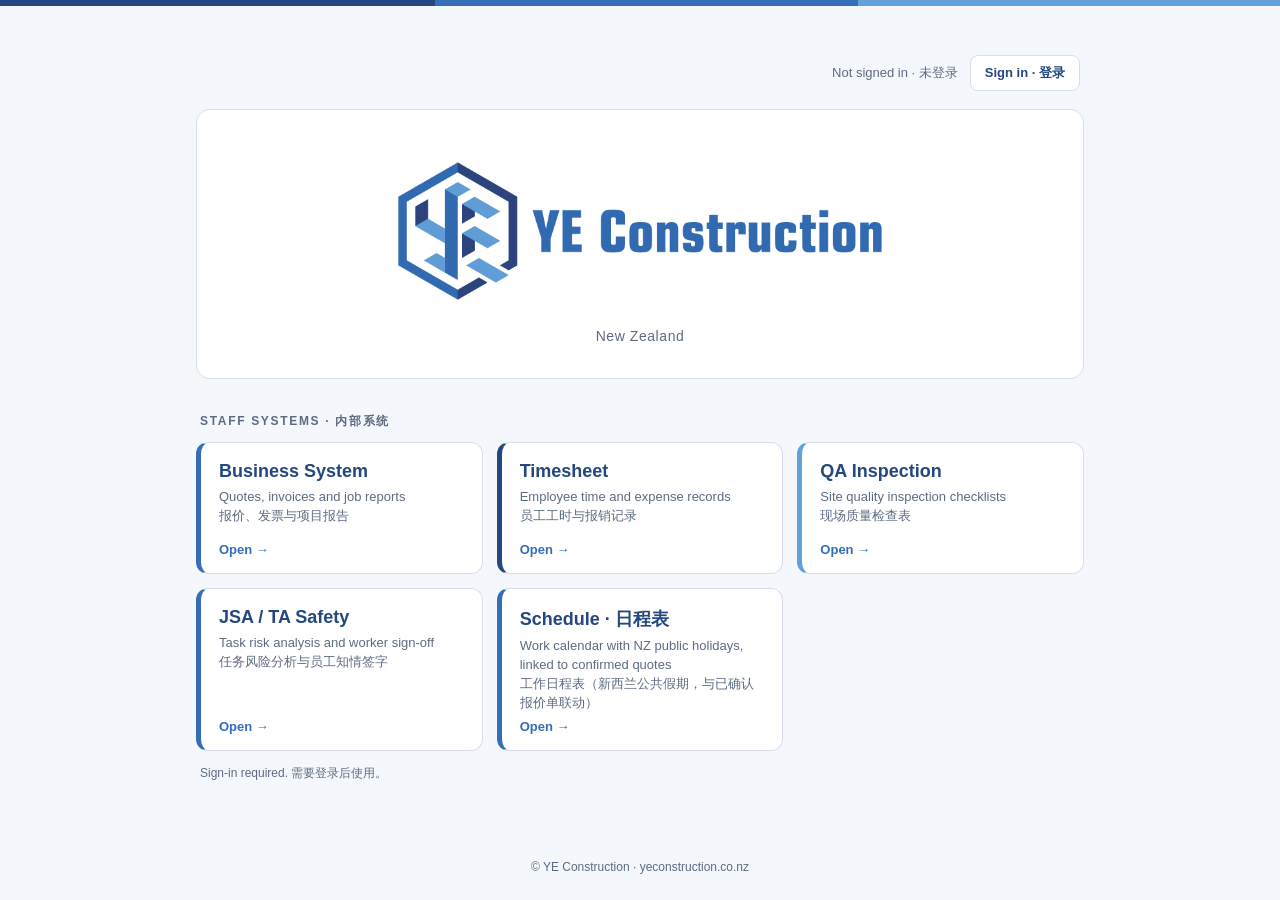
<file: index.html>
<!doctype html>
<html lang="en">
<head>
<meta charset="utf-8">
<meta name="viewport" content="width=device-width,initial-scale=1,viewport-fit=cover">
<meta name="theme-color" content="#ffffff">
<meta name="description" content="YE Construction — New Zealand.">
<link rel="icon" type="image/png" href="icons/icon-192.png">
<link rel="apple-touch-icon" href="icons/icon-180.png">
<link rel="manifest" href="manifest.webmanifest">
<meta name="apple-mobile-web-app-title" content="YE Construction">
<meta name="application-name" content="YE Construction">
<title>YE Construction</title>
<style>
:root{--blue:#356db7;--deep:#24477f;--sky:#62a0db;--ink:#172033;--mute:#5d6b82;--line:#d8dee9;--bg:#f4f7fb}
*{box-sizing:border-box}
html,body{height:100%}
body{margin:0;font-family:Arial,"Noto Sans SC","PingFang SC","Microsoft YaHei",sans-serif;color:var(--ink);background:var(--bg);display:flex;flex-direction:column;min-height:100vh}
.top{height:6px;background:linear-gradient(90deg,var(--deep) 0 34%,var(--blue) 34% 67%,var(--sky) 67%)}
main{flex:1;width:100%;max-width:920px;margin:0 auto;padding:clamp(28px,7vh,72px) 16px 32px}
.brand{background:#fff;border:1px solid var(--line);border-radius:14px;padding:clamp(18px,4vw,34px);text-align:center}
.brand img{width:min(520px,100%);height:auto;display:block;margin:0 auto}
.brand p{margin:10px 0 0;color:var(--mute);font-size:14px;letter-spacing:.04em}
h2{font-size:12px;letter-spacing:.14em;text-transform:uppercase;color:var(--mute);margin:34px 4px 12px;font-weight:700}
.grid{display:grid;grid-template-columns:repeat(3,1fr);gap:14px}
a.card{display:flex;flex-direction:column;gap:6px;background:#fff;border:1px solid var(--line);border-left:5px solid var(--blue);border-radius:12px;padding:18px 18px 16px;text-decoration:none;color:inherit;min-height:132px;transition:border-color .15s,transform .15s,box-shadow .15s}
a.card:nth-child(2){border-left-color:var(--deep)}
a.card:nth-child(3){border-left-color:var(--sky)}
a.card:hover,a.card:focus-visible{transform:translateY(-2px);box-shadow:0 8px 22px rgba(36,71,127,.14);outline:none}
a.card:focus-visible{box-shadow:0 0 0 3px rgba(53,109,183,.35)}
.card b{font-size:18px;color:var(--deep)}
.card span{font-size:13px;color:var(--mute);line-height:1.45}
.card em{margin-top:auto;font-style:normal;font-size:13px;font-weight:700;color:var(--blue)}
.who{display:flex;justify-content:flex-end;align-items:center;gap:12px;flex-wrap:wrap;margin:-14px 4px 18px;font-size:13px;color:var(--mute)}
.who strong{color:var(--ink)}
.who button,.who a{font:inherit;font-size:13px;font-weight:700;padding:8px 14px;border:1px solid var(--line);border-radius:8px;background:#fff;color:var(--deep);cursor:pointer;text-decoration:none}
.who button:hover,.who a:hover{background:#e8eef7}
.note{margin:14px 4px 0;font-size:12px;color:var(--mute)}
footer{text-align:center;font-size:12px;color:var(--mute);padding:18px 16px 26px}
@media(max-width:720px){.grid{grid-template-columns:1fr}a.card{min-height:0}}
@media(prefers-reduced-motion:reduce){a.card{transition:none}a.card:hover{transform:none}}
</style>
</head>
<body>
<div class="top"></div>
<main>
  <div class="who" id="who" hidden></div>
  <div class="brand">
    <img src="assets/logo.png" alt="YE Construction" width="1612" height="540">
    <p>New Zealand</p>
  </div>

  <h2>Staff systems · 内部系统</h2>
  <div class="grid">
    <a class="card" href="business-system/">
      <b>Business System</b>
      <span>Quotes, invoices and job reports<br>报价、发票与项目报告</span>
      <em>Open →</em>
    </a>
    <a class="card" href="timesheet/">
      <b>Timesheet</b>
      <span>Employee time and expense records<br>员工工时与报销记录</span>
      <em>Open →</em>
    </a>
    <a class="card" href="qa/">
      <b>QA Inspection</b>
      <span>Site quality inspection checklists<br>现场质量检查表</span>
      <em>Open →</em>
    </a>
    <a class="card" href="safety/">
      <b>JSA / TA Safety</b>
      <span>Task risk analysis and worker sign-off<br>任务风险分析与员工知情签字</span>
      <em>Open →</em>
    </a>
    <a class="card" href="schedule/">
      <b>Schedule · 日程表</b>
      <span>Work calendar with NZ public holidays, linked to confirmed quotes<br>工作日程表（新西兰公共假期，与已确认报价单联动）</span>
      <em>Open →</em>
    </a>
  </div>
  <p class="note">Sign-in required. 需要登录后使用。</p>
</main>
<footer>© YE Construction · yeconstruction.co.nz</footer>
<script>
/* Home-page sign-in status and one Sign out for all systems (same session keys as assets/gate.js) */
(function(){
  var URL_='https://fkyuhthxfzhqmlikbrfg.supabase.co',KEY='sb_publishable_zbPzA78u7V3htYulP1b9_w_53KQFKHn';
  var box=document.getElementById('who');
  function get(k){try{return JSON.parse(localStorage.getItem(k)||'null')}catch(e){return null}}
  function esc(t){return String(t).replace(/[&<>"]/g,function(c){return{'&':'&amp;','<':'&lt;','>':'&gt;','"':'&quot;'}[c]})}
  /* show the person's name from the staff list instead of the email address */
  var asked={};
  function findName(s,old){
    fetch(URL_+'/rest/v1/ye_staff?select=name&email=ilike.'+encodeURIComponent(s.email),{headers:{apikey:KEY,Authorization:'Bearer '+s.access_token}})
      .then(function(r){return r.ok?r.json():[]}).then(function(a){var n=a&&a[0]&&a[0].name;if(n&&n!==old){try{localStorage.setItem('ye_who',JSON.stringify({email:s.email,name:n}))}catch(e){}draw()}}).catch(function(){})}
  function draw(){
    var s=get('ye_ts_ses');box.hidden=false;
    if(s&&s.access_token){
      var nm=get('ye_who');nm=nm&&nm.email===s.email&&nm.name?nm.name:'';
      if(!asked[s.email]){asked[s.email]=1;findName(s,nm)}
      box.innerHTML='<span>Signed in as <strong>'+esc(nm||s.email||'')+'</strong> · 已登录</span><button type="button" id="yeOut">Sign out · 登出</button>';
      document.getElementById('yeOut').onclick=function(){
        if(!confirm('Sign out on this device? 确定在这台设备上登出吗？'))return;
        try{fetch(URL_+'/auth/v1/logout?scope=local',{method:'POST',headers:{apikey:KEY,Authorization:'Bearer '+s.access_token},keepalive:true}).catch(function(){})}catch(e){}
        ['ye_ts_ses','ye_gate_ok','ye_gate_since','ye_ts_cur','ye_who'].forEach(function(k){try{localStorage.removeItem(k)}catch(e){}});
        draw()}
    }else box.innerHTML='<span>Not signed in · 未登录</span><a href="timesheet/">Sign in · 登录</a>'}
  draw();
  window.addEventListener('storage',draw);
})();
</script>
</body>
</html>
</file>
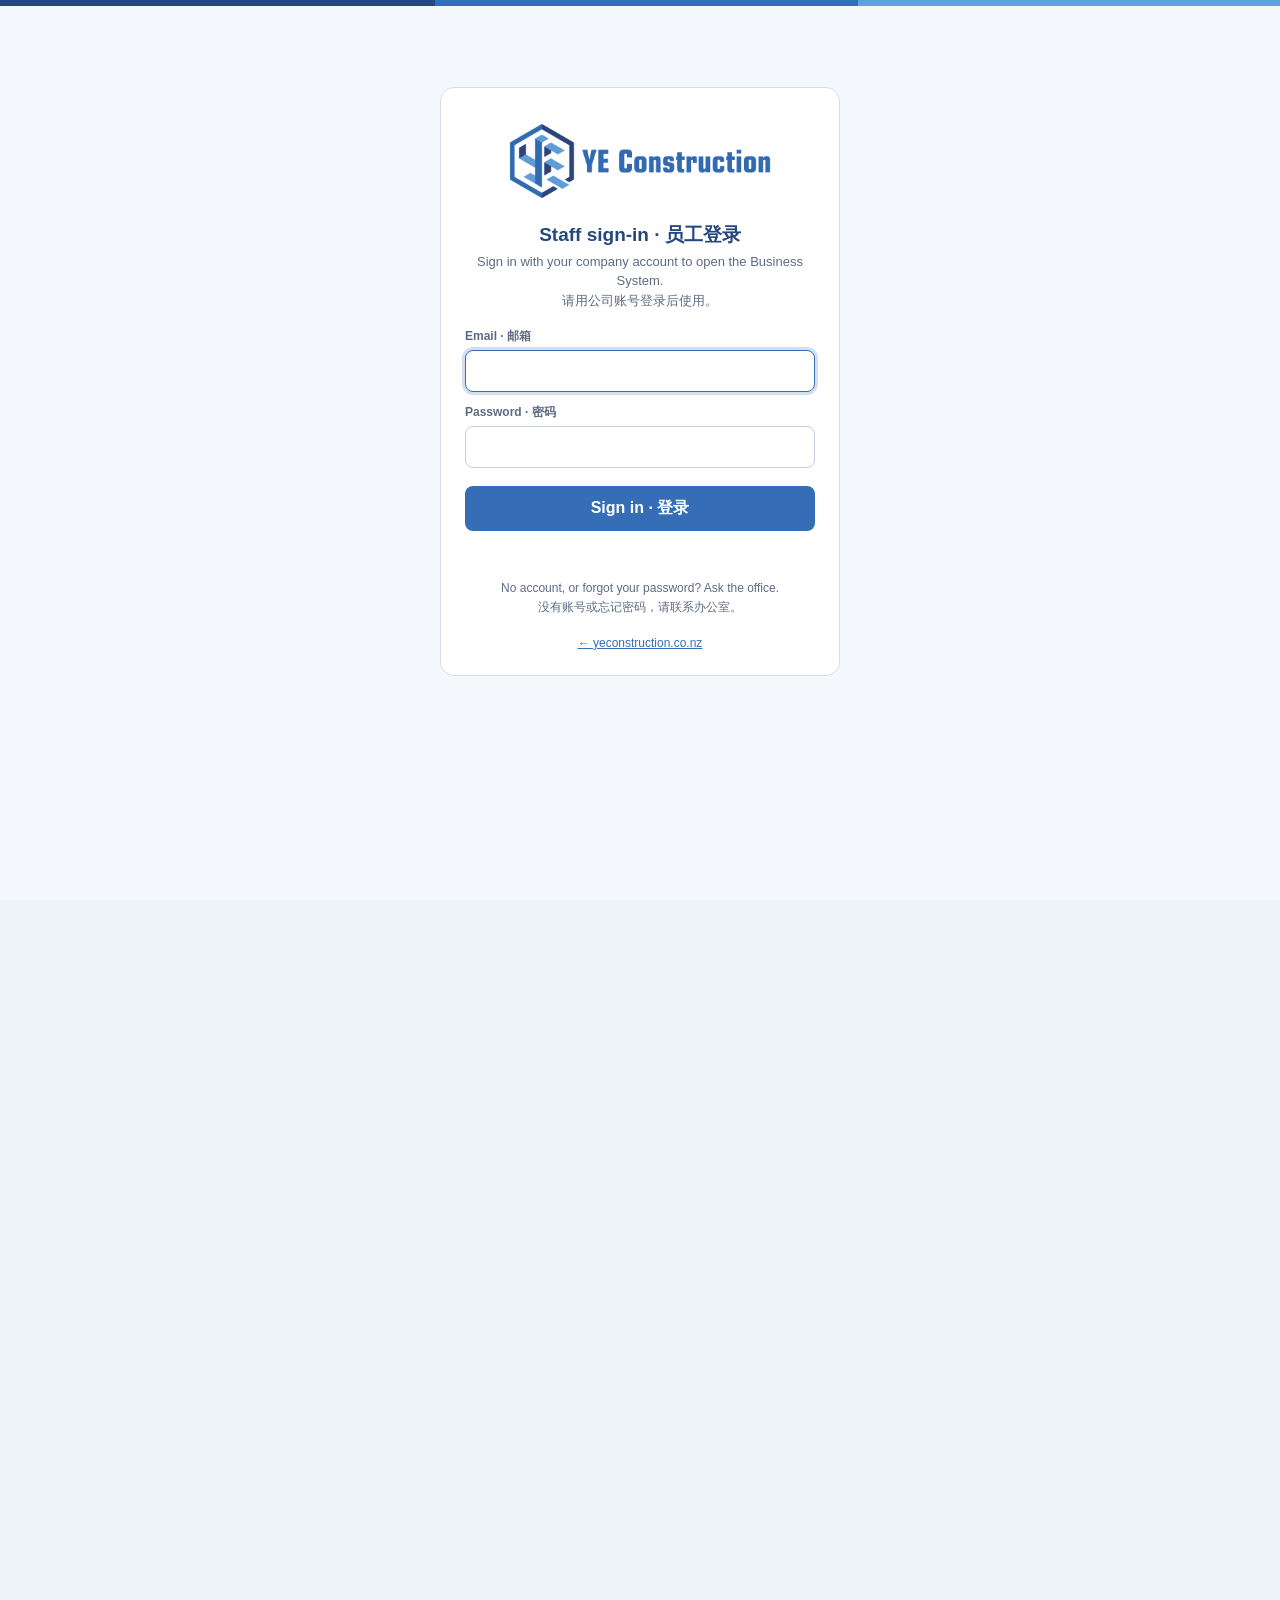
<file: business-system/index.html>
<!doctype html>
<html lang="en">
<head>
<meta charset="utf-8">
<script src="../assets/gate.js" data-need="manager" data-app="the Business System"></script><meta name="viewport" content="width=device-width,initial-scale=1,viewport-fit=cover">
<meta name="apple-mobile-web-app-capable" content="yes"><meta name="apple-mobile-web-app-title" content="Business System"><meta name="application-name" content="Business System"><meta name="theme-color" content="#ffffff"><link rel="icon" type="image/png" href="icons/icon-192.png"><link rel="apple-touch-icon" href="icons/icon-180.png"><link rel="manifest" href="manifest.webmanifest"><title>YE Construction Business System v13</title>
<style>
:root{--blue:#356db7;--deep:#24477f;--orange:#ef7c27;--ink:#172033;--line:#d8dee9;--bg:#edf2f7}
*{box-sizing:border-box}body{margin:0;font-family:Arial,"Noto Sans SC",sans-serif;color:var(--ink);background:var(--bg)}
button,input,textarea,select{font:inherit}.app{display:grid;grid-template-columns:330px minmax(760px,1fr);min-height:100vh}
.side{padding:16px;background:#13243d;color:#fff;position:sticky;top:0;height:100vh;overflow:auto}.side-logo{width:230px;max-width:100%;background:#fff;border-radius:10px;padding:8px;margin-bottom:8px}
.side h1{font-size:18px;margin:4px 0}.sub{font-size:11px;color:#b9c7dc;margin-bottom:12px}.group{border-top:1px solid #31445f;padding-top:12px;margin-top:12px}.group h3{font-size:11px;letter-spacing:.08em;text-transform:uppercase;color:#9fb6d7;margin:0 0 8px}
.btn{width:100%;border:0;border-radius:8px;padding:9px 11px;margin:4px 0;cursor:pointer;font-weight:700}.primary{background:#4b82d0;color:white}.secondary{background:#263c5b;color:#fff}.light{background:#fff;color:#1d3557}.green{background:#256a4a;color:#fff}
.side label{font-size:11px;color:#c8d4e5;display:block;margin:7px 0 3px}.side input,.side select{width:100%;padding:7px;border:1px solid #405674;border-radius:6px;background:#1d304c;color:white}
.main{padding:22px;overflow:auto}.paper{width:210mm;min-height:297mm;margin:auto;background:white;padding:12mm 13mm;box-shadow:0 5px 25px #0002}
.header{display:flex;justify-content:space-between;gap:18px;align-items:flex-start}.brand-logo{width:235px;max-height:80px;object-fit:contain;object-position:left center}.company{font-size:calc(10.5px*var(--fs,1));line-height:1.45;color:var(--deep);min-width:245px}
.section-title{color:var(--blue);font-size:calc(18px*var(--fs,1));margin:18px 0 8px}.info-grid{display:grid;grid-template-columns:145px 1fr;gap:3px 10px;font-size:calc(12.5px*var(--fs,1))}.editable{outline:none;border-radius:3px;padding:1px 3px;min-height:18px}.editable:hover,.editable:focus{background:#fff8d8;box-shadow:0 0 0 1px #e5c963}.scope{font-size:calc(12.5px*var(--fs,1));line-height:1.45;min-height:50px;white-space:pre-wrap}
.cost{width:100%;border-collapse:collapse;font-size:calc(10.5px*var(--fs,1));table-layout:fixed}.cost th{background:var(--blue);color:#fff;text-align:left;padding:6px;border:1px solid #1d477e}.cost td{border:1px solid #2d405b;padding:4px;vertical-align:top}.cost th:nth-child(1){width:8%}.cost th:nth-child(2){width:44%}.cost th:nth-child(3){width:10%}.cost th:nth-child(4),.cost th:nth-child(5){width:19%}.cost tr.category td{background:#dce8f8;font-weight:700;color:#294e82}.cost input,.cost textarea,.cost select{width:100%;border:0;background:transparent;padding:1px;resize:vertical}.cost textarea{min-height:32px}.cost input:focus,.cost textarea:focus,.cost select:focus{outline:2px solid #f0ce67;background:#fffbe8}
.mini{border:0;border-radius:4px;padding:2px 6px;cursor:pointer}.calcbox{background:var(--orange);padding:9px;margin-top:0;font-size:calc(11.5px*var(--fs,1));display:grid;grid-template-columns:1fr 220px;gap:14px}.totals{font-weight:700;line-height:1.55}.payment{white-space:pre-wrap;line-height:1.35}.terms{font-size:calc(10.5px*var(--fs,1));line-height:1.35}.terms h3{font-size:calc(16px*var(--fs,1));color:var(--blue);margin:18px 0 4px}.terms strong{color:var(--deep)}.bank{margin-top:16px;color:var(--blue)}.bank b{color:#d21f26}.footer{margin-top:22px;color:var(--blue);font-style:italic;font-size:calc(12px*var(--fs,1))}
.watermark{position:absolute;inset:0;pointer-events:none;z-index:0;overflow:hidden}.watermark img{position:absolute;width:52%;opacity:.045;transform:rotate(-28deg);filter:grayscale(20%);left:24%}.watermark img:nth-child(1){top:8%}.watermark img:nth-child(2){top:39%}.watermark img:nth-child(3){top:70%}.variation-box{margin-top:14px;border:2px solid #89a8cf;border-radius:8px;overflow:hidden;break-inside:avoid}.variation-head{background:#e7f0fb;padding:8px 10px;display:flex;justify-content:space-between;align-items:center;color:var(--deep);font-weight:700}.variation-table{width:100%;border-collapse:collapse;font-size:calc(10.5px*var(--fs,1))}.variation-table th,.variation-table td{border:1px solid #b9c9dc;padding:5px;vertical-align:top}.variation-table th{background:#f1f6fc;color:var(--deep)}.variation-table input,.variation-table textarea,.variation-table select{width:100%;border:0;background:transparent}.variation-summary{padding:8px 10px;text-align:right;font-size:calc(11px*var(--fs,1));line-height:1.6;background:#fbfdff}.variation-approval{display:grid;grid-template-columns:1fr 1fr 120px;gap:10px;padding:8px 10px;font-size:calc(10.5px*var(--fs,1));background:#fbfdff}.variation-line{border-bottom:1px solid #667085;min-height:22px}.paper{position:relative}.paper>*:not(.watermark){position:relative;z-index:1}.signature-section{margin-top:24px;break-inside:avoid;border-top:1px solid #cbd5e1;padding-top:12px}.signature-title{font-weight:700;color:var(--deep);font-size:calc(13px*var(--fs,1));margin-bottom:7px}.signature-pad{width:100%;height:120px;border:1px solid #9aa8ba;border-radius:6px;background:rgba(255,255,255,.88);touch-action:none}.signature-meta{display:grid;grid-template-columns:1fr 180px;gap:18px;margin-top:8px;font-size:calc(11px*var(--fs,1))}.signature-line{border-bottom:1px solid #667085;min-height:24px;padding:3px}.signature-actions{margin-top:6px}.protection-note{font-size:calc(9px*var(--fs,1));color:#667085;margin-top:7px}
.photo-grid{display:grid;grid-template-columns:repeat(2,1fr);gap:10px;margin:8px 0}.photo-card{border:1px solid var(--line);border-radius:8px;padding:7px;background:#fafcff;break-inside:avoid}.photo-card img{width:100%;height:150px;object-fit:cover;border-radius:5px;background:#eee}.photo-card textarea{width:100%;min-height:42px;margin-top:5px;border:1px solid #ccd4df;border-radius:5px;padding:5px}.photo-head{display:flex;justify-content:space-between;align-items:center;font-size:calc(11px*var(--fs,1));font-weight:700;margin-bottom:5px}.tag{padding:2px 7px;border-radius:10px;background:#e4edf9;color:var(--deep)}
.report-grid{display:grid;grid-template-columns:160px 1fr;gap:5px 10px;font-size:calc(12px*var(--fs,1))}.report-grid textarea,.report-grid input{width:100%;border:1px solid #d7dce4;border-radius:5px;padding:5px;min-height:30px}.report-grid textarea{min-height:55px;resize:vertical}.hidden{display:none!important}.toolbar-note{font-size:10.5px;color:#9fb6d7;line-height:1.4}.pillrow{display:flex;gap:5px}.pillrow button{flex:1}.status{font-size:10px;color:#b9c7dc;margin-top:5px}
@media(max-width:1100px){.app{display:block}.side{position:relative;height:auto}.main{padding:8px}.paper{width:100%;min-height:0;padding:18px}.header{flex-direction:column}.company{min-width:0}.photo-grid{grid-template-columns:1fr}}
@media print{body{background:#fff}.watermark{position:fixed;inset:0}.watermark img{opacity:.05}.signature-actions{display:none!important}.side,.screen-only{display:none!important}.app{display:block}.main{padding:0}.paper{box-shadow:none;margin:0;width:auto;min-height:auto;padding:9mm 10mm}.editable:hover,.editable:focus{background:transparent;box-shadow:none}@page{size:A4;margin:0}.photo-card img{height:58mm}.photo-grid{grid-template-columns:1fr 1fr}.cost textarea{height:auto;overflow:visible}}
.modal{position:fixed;inset:0;background:#f3f6fb;z-index:50;display:block;padding:0;overflow:auto;-webkit-overflow-scrolling:touch}.modal-box{background:transparent;border-radius:0;width:100%;max-width:1400px;margin:0 auto;padding:0 16px 24px}.modal-head{display:flex;justify-content:space-between;align-items:center;font-size:20px;color:var(--deep);margin:0 -16px 12px;padding:12px 16px;padding-top:max(12px,env(safe-area-inset-top));position:sticky;top:0;z-index:5;background:#fff;border-bottom:1px solid var(--line);gap:8px;flex-wrap:wrap}.modal-head .mini{padding:9px 14px;font-size:14px}.modal-tools{display:flex;gap:8px;margin-bottom:8px;flex-wrap:wrap}.modal-tools input{min-width:160px}.modal-tools input{flex:1}.modal-tools input,.modal-tools select{padding:6px;border:1px solid var(--line);border-radius:6px}.job-summary{font-size:12px;color:var(--deep);font-weight:700;margin-bottom:6px}.tablewrap{overflow-x:auto;background:#fff;border:1px solid var(--line);border-radius:10px}.jobs{width:100%;border-collapse:collapse;font-size:14px;min-width:820px}.jobs th{cursor:pointer;user-select:none;white-space:nowrap}.jobs th.nosort{cursor:default}.jobs th .arr{color:var(--orange);margin-left:3px}.jobs td{vertical-align:middle}.jobs .mini{padding:7px 12px;font-size:13px}.stsel{padding:6px 8px;border-radius:999px;border:1px solid var(--line);font-weight:700;font-size:13px}.st-draft{background:#eef1f5;color:#475467}.st-sent{background:#e1efff;color:#1d4f91}.st-signed{background:#e4f6e8;color:#1c6b3a}.st-paid{background:#fdf0c9;color:#7a5200}.chips{display:flex;gap:6px;flex-wrap:wrap;margin-bottom:8px}.chip{border:1px solid var(--line);background:#fff;border-radius:999px;padding:6px 12px;font-size:13px;font-weight:700;cursor:pointer;color:var(--deep)}.chip.on{background:var(--blue);color:#fff;border-color:var(--blue)}.jobs th,.jobs td{border-bottom:1px solid var(--line);padding:10px 8px;text-align:left}.jobs th{background:#eef3fa;color:var(--deep)}.jobs td.num{text-align:right;white-space:nowrap}.jobs tbody tr:hover{background:#f7faff}.jobs .mini{background:#e4edf9;color:var(--deep)}
.ph:empty::before{content:attr(data-ph);color:#98a2b3;font-weight:400}@media print{.ph:empty::before{content:''}}
.sig-wrap{position:relative}.sig-wrap .signature-pad{touch-action:auto;display:block}.sig-wrap.signing .signature-pad{touch-action:none;border-color:var(--blue);box-shadow:0 0 0 2px #356db755;cursor:crosshair}.sig-overlay{position:absolute;inset:0;display:flex;align-items:center;justify-content:center;background:rgba(237,242,247,.72);border-radius:6px;cursor:pointer;color:var(--deep);font-weight:700;font-size:14px;border:1px dashed var(--blue)}.sig-wrap.signing .sig-overlay,.sig-wrap.signed .sig-overlay{display:none}.sig-wrap:not(.signing) ~ .signature-actions .sig-on{display:none}.sig-wrap.signing ~ .signature-actions .sig-off{display:none}.sig-wrap:not(.signed):not(.signing) ~ .signature-actions .sig-off{display:none}.sig-done{background:var(--blue);color:#fff}
.topbar{display:none}@media(max-width:1100px){.topbar{display:flex;gap:8px;align-items:center;position:sticky;top:0;z-index:40;background:#13243d;padding:8px 10px;padding-top:max(8px,env(safe-area-inset-top))}.tb-btn{border:0;border-radius:8px;padding:10px 16px;font-size:15px;font-weight:700;background:#4a82d4;color:#fff;min-height:44px}.tb-light{background:#fff;color:var(--deep)}#topStatus{color:#c8d6ea;font-size:12px;margin-left:auto}.app.menu-closed .side{display:none}}@media print{.topbar{display:none!important}}.bulk{display:flex;gap:8px;align-items:center;flex-wrap:wrap;margin-bottom:8px;font-size:12px}.bulk label{display:flex;gap:6px;align-items:center;font-weight:700;color:var(--deep)}.bulk .mini[disabled]{opacity:.4;cursor:not-allowed}.bulk .mini{padding:9px 14px;font-size:14px}.bulk{font-size:14px;gap:10px}.jobs input[type=checkbox],.bulk input[type=checkbox]{width:20px;height:20px}.jobs tr.sel{background:#eaf2ff}.mini.warn{color:#a92d2d;background:#fbe9e9}
.kpis{display:grid;grid-template-columns:repeat(auto-fit,minmax(170px,1fr));gap:10px;margin:12px 0}.kpi{background:#fff;border:1px solid var(--line);border-radius:10px;padding:10px 12px}.kpi small{display:block;color:#667085;font-size:12px}.kpi b{font-size:20px;color:var(--deep)}.kpi.bad{border-color:#e3a7a7;background:#fff5f5;cursor:pointer}.kpi.bad b{color:#a92d2d}.kpi.warn2{border-color:#e8d08a;background:#fffaf0}.chip.od{color:#a92d2d;border-color:#e3a7a7}.chip.od.on{background:#a92d2d;border-color:#a92d2d;color:#fff}.monthly{background:#fff;border:1px solid var(--line);border-radius:10px;padding:10px;margin-bottom:10px}.mhead{display:flex;justify-content:space-between;align-items:center;margin-bottom:8px;color:var(--deep)}.mtable{min-width:0}.mtable th.num,.mtable td.num{text-align:right}.late{color:#a92d2d;font-weight:700}.soon{color:#9a6200;font-weight:700}.badge{display:inline-block;background:#d92d20;color:#fff;border-radius:999px;font-size:11px;padding:1px 7px;margin-left:6px;vertical-align:middle}
@media(max-width:900px){.jobs{min-width:0;font-size:13px}.jobs th,.jobs td{padding:8px 4px}.jobs .mini{padding:7px 9px}.stsel{padding:5px 4px}}
.cost textarea.desc{overflow:hidden;resize:none;scrollbar-width:thin}.cost tr.category textarea.desc{vertical-align:top;min-height:0;font-weight:700;line-height:normal}
.cost tr.category .screen-only .mini{margin-right:4px;line-height:12px}
.cost tfoot td{background:#fff;font-weight:700;padding:6px 8px;color:var(--deep);border:1px solid #2d405b}.cost .stline{display:flex;justify-content:space-between;align-items:center;font-size:calc(12px*var(--fs,1))}
.cost tr.catfoot td{background:#eef4fc;font-weight:700;padding:5px 8px;color:var(--deep)}.cost tr.catfoot .cfl{overflow:hidden;text-overflow:ellipsis;white-space:nowrap;min-width:0;margin-right:10px}.cost tr.catfoot .stline{font-size:calc(11px*var(--fs,1))}
.cl label{display:block;font-weight:700;font-size:13px;color:var(--deep);margin-top:10px}.cl input{width:100%;padding:11px;border:1px solid #cbd5e1;border-radius:8px;font-size:16px;margin-top:4px;background:#fff;color:#111}.cl-row{display:flex;gap:10px;justify-content:flex-end;flex-wrap:wrap;margin-top:14px}.cl .mini{background:#e4edf9;color:var(--deep);padding:11px 16px;font-size:14px;border-radius:8px;font-weight:700}.cl .cl-pri{background:var(--blue);color:#fff}.cl-info{background:#fff;border:1px solid #d8e0ec;border-radius:8px;padding:12px;white-space:pre-wrap;font-size:14px;margin-top:10px}
.cnote{width:100%;border:0;background:transparent;font:inherit;font-weight:700;color:inherit;text-align:right;padding:2px 0}.cnote::placeholder{color:#9db3d3;font-weight:400}.cnote:focus{outline:1px dashed var(--blue)}@media print{.cnote::placeholder{color:transparent}}
#fmtbar{position:fixed;left:50%;transform:translateX(-50%);bottom:max(10px,env(safe-area-inset-bottom));z-index:45;background:#13243d;border-radius:12px;padding:6px 8px;display:flex;gap:6px;align-items:center;flex-wrap:wrap;justify-content:center;box-shadow:0 4px 18px #0005;max-width:calc(100vw - 16px)}
#fmtbar .fm-b{border:0;border-radius:7px;background:#fff;color:#13243d;min-width:34px;height:32px;padding:0 9px;font-size:14px;cursor:pointer}
#fmtbar .fm-g{display:flex;gap:3px;align-items:center;background:#1d304c;border-radius:8px;padding:3px 5px}
#fmtbar .fm-l{color:#c8d6ea;font-weight:700;font-size:13px;padding:0 3px}
#fmtbar .fm-sw{width:24px;height:24px;border-radius:50%;border:2px solid #fff;cursor:pointer;padding:0;font-size:12px;line-height:1;color:#555}
#fmtbar select{height:32px;border-radius:7px;border:0;padding:0 6px;background:#fff;color:#13243d;font-size:13px;max-width:92px}
.main{padding-bottom:80px}
.paper,.paper td,.paper span,.paper .editable{-webkit-print-color-adjust:exact;print-color-adjust:exact}
@media print{.main{padding-bottom:0}}
.nzd{position:relative;display:inline-block;vertical-align:middle}
.nzd input[type=date]{color:transparent!important;caret-color:transparent}
.nzd input[type=date]::-webkit-datetime-edit{opacity:0}
.nzd input[type=date].empty::before{content:none!important}
.nzd-t{position:absolute;left:0;top:0;bottom:0;right:44px;display:flex;align-items:center;padding-left:10px;pointer-events:none;white-space:nowrap;overflow:hidden}
.nzd-t.ph{color:var(--ph,#7b8a9d)}
#bkNote{position:fixed;top:max(12px,env(safe-area-inset-top));left:50%;transform:translateX(-50%);z-index:60;background:#e8f6ec;color:#14532d;border:1px solid #86c79a;border-radius:10px;padding:10px 12px;font-size:14px;display:flex;gap:10px;align-items:flex-start;max-width:min(640px,calc(100vw - 20px));box-shadow:0 4px 18px #0003}#bkNote.warn{background:#fff6e0;color:#7a4b00;border-color:#e0b860}#bkNote button{border:0;background:transparent;font-size:18px;line-height:1;cursor:pointer;color:inherit}#bkNote a{color:inherit;font-weight:700}
</style>
</head><body>
<div class="topbar screen-only"><button type="button" class="tb-btn" onclick="toggleMenu()" id="menuBtn">☰ Menu</button><button type="button" class="tb-btn tb-light" onclick="saveDoc()" id="quickSaveBtn">💾 Save</button><button type="button" class="tb-btn tb-light" onclick="openJobs()" id="listBtn">← Projects</button><span id="topStatus"></span></div>
<div class="app">
<aside class="side">
<img class="side-logo">
<h1 data-i18n="appTitle">YE Construction Business System</h1><div class="sub">v13 · bilingual · photos · job records · cloud sync</div>
<div class="pillrow"><button class="btn light" onclick="setLang('en')">English</button><button class="btn light" onclick="setLang('zh')">中文</button></div>
<div class="group"><h3 data-i18n="module">Module</h3><select id="docType" onchange="setDocType(this.value)"><option value="quote">QUOTE / 报价</option><option value="invoice">INVOICE / 发票</option><option value="damage">DAMAGE REPORT / 损坏报告</option><option value="insurance">INSURANCE REPORT / 保险报告</option></select></div>
<button class="btn primary" onclick="newDoc()" data-i18n="newDoc">＋ New Job / Document</button>
<button class="btn light" onclick="saveDoc()" data-i18n="save">Save Locally</button> <button class="btn light" style="color:#a92d2d;border:1px solid #e3b4b4" onclick="deleteCurrent()" data-i18n="delJob">Delete This Job</button>
<button class="btn secondary" onclick="openJobs()"><span data-i18n="load">Projects &amp; Report</span><span id="odBadge"></span></button>
<button class="btn secondary" onclick="clOpen()" id="cldBtn">☁ Cloud Sync</button>
<button class="btn green" onclick="window.print()" data-i18n="pdf">Print / Save PDF</button>
<button class="btn green" onclick="emailClient()" data-i18n="mailBtn">✉ Email to client (Gmail)</button>
<div class="group"><h3 data-i18n="labelTitle">Job Name (project list)</h3><select id="labelMode" onchange="labelModeChanged()"><option value="address">Address / 地址</option><option value="client">Client name / 客户名</option><option value="custom">Custom / 自定义</option></select><input id="labelText" placeholder="Job name / 名称" oninput="labelTyped()"></div>
<div class="group"><h3 data-i18n="mailTitle">Email</h3><label data-i18n="mailFromL" for="mailFromI">Send from this Gmail account</label><input id="mailFromI" type="email" placeholder="info@yeconstruction.co"><label data-i18n="mailCcL" for="mailCc">Always CC (leave empty for none)</label><input id="mailCc" type="email" placeholder=""></div>
<div class="group"><h3 data-i18n="docText">Whole-document text</h3><label data-i18n="docFontL">Font</label><select id="docFont" onchange="docStyleSet('font',this.value)"></select><label data-i18n="docSizeL">Text size</label><select id="docSize" onchange="docStyleSet('fs',this.value)"></select></div>
<div class="group quoteInvoice"><h3 data-i18n="costSettings">Cost Settings</h3><label data-i18n="gstTreatment">GST treatment</label><select id="gstMode" onchange="recalc()"><option value="exclusive">Exclude GST / 未税</option><option value="inclusive">Include GST / 含税</option></select><label>GST %</label><input id="gstRate" type="number" value="15" step="0.01" onchange="recalc()"><label data-i18n="validDays">Validity / Due days</label><input id="validDays" type="number" value="30" onchange="syncDate()"></div>
<div class="group quoteInvoice"><h3 data-i18n="rows">Cost Rows</h3><button class="btn secondary" onclick="addItemSmart()" data-i18n="addRow">＋ Add Cost Row</button><button class="btn secondary" onclick="addCategory();ensureFoots()" data-i18n="addCategory">＋ Add Category</button><button class="btn light quoteOnly" onclick="addVariation()" id="addVariationBtn">＋ Add Variation</button></div>
<div class="group"><h3 data-i18n="photos">Site Photos</h3><label class="btn secondary" style="text-align:center;cursor:pointer">📷 <span data-i18n="before">Before / Damage</span><input type="file" accept="image/*" capture="environment" multiple onchange="addPhotos(event,'before')" style="display:none"></label><label class="btn secondary" style="text-align:center;cursor:pointer">📷 <span data-i18n="during">During Repair</span><input type="file" accept="image/*" capture="environment" multiple onchange="addPhotos(event,'during')" style="display:none"></label><label class="btn secondary" style="text-align:center;cursor:pointer">📷 <span data-i18n="after">After Repair</span><input type="file" accept="image/*" capture="environment" multiple onchange="addPhotos(event,'after')" style="display:none"></label></div>
<div class="group"><h3 data-i18n="backup">Backup</h3><button class="btn primary" onclick="exportAll()" data-i18n="exportAll">Export All Backup</button><label class="btn primary" style="text-align:center;cursor:pointer"><span data-i18n="importAll">Import Backup</span><input type="file" accept=".json" onchange="importAll(event)" style="display:none"></label><button class="btn secondary" onclick="exportJSON()">Export Job JSON</button><label class="btn secondary" style="text-align:center;cursor:pointer">Import Job JSON<input type="file" accept=".json" onchange="importJSON(event)" style="display:none"></label><label class="btn green" style="text-align:center;cursor:pointer"><span data-i18n="importDocx">Import old Word quotes (.docx)</span><input type="file" accept=".docx" multiple onchange="importDocx(event)" style="display:none"></label><div id="bkInfo" class="status" style="white-space:pre-line;margin-top:8px"></div><button class="btn light" id="bkPickBtn" onclick="bkPick()">Choose backup folder</button><button class="btn light hidden" id="bkClearBtn" onclick="bkClear()" data-i18n="bkClear">Stop using this folder</button><div class="status" id="status"></div></div>
<div class="group toolbar-note" data-i18n="note">Photos are stored with the job in this browser. Export JSON for a portable backup before clearing browser data.</div>
</aside>

<div id="bkNote" class="screen-only hidden"></div>
<div id="fmtbar" class="screen-only"></div>
<main class="main"><section class="paper">
<div class="watermark" aria-hidden="true"><img class="watermarkLogo"><img class="watermarkLogo"><img class="watermarkLogo"></div>
<div class="header"><img class="brand-logo" src="[data-uri]"><div class="company"><b>YE CONSTRUCTION (ROKEY STAR LTD)</b><br>GST number: <span id="gstNo" class="editable ph" contenteditable data-ph="enter GST no."></span><br>10 Valnera Close, Northpark, Auckland 2013<br>Phone: 027-766-6770<br>Email: info@yeconstruction.co</div></div>

<div id="commercial">
<div class="section-title" id="toTitle">QUOTE TO</div>
<div class="info-grid">
<div data-i18n="client">Client Name:</div><div id="clientName" class="editable" contenteditable>Client Name</div>
<div data-i18n="address">Address:</div><div id="clientAddress" class="editable" contenteditable>Client Address</div>
<div data-i18n="phone">Phone:</div><div id="clientPhone" class="editable" contenteditable>Phone</div>
<div>Email:</div><div id="clientEmail" class="editable" contenteditable>Email</div>
<div id="numberLabel">Quote No:</div><div id="docNo" class="editable" contenteditable>2600000</div>
<div id="dateLabel">Date:</div><div id="docDate" class="editable" contenteditable></div>
<div id="validLabel">Valid Until:</div><div id="validUntil" class="editable" contenteditable></div>
<div class="quoteOnly" data-i18n="project">Project Name:</div><div id="projectName" class="editable quoteOnly" contenteditable>Project Name</div>
<div class="quoteOnly" data-i18n="location">Location:</div><div id="projectLocation" class="editable quoteOnly" contenteditable>Project Location</div>
<div class="quoteOnly" data-i18n="timeline">Estimated Timeline:</div><div id="timeline" class="editable quoteOnly" contenteditable>N/A</div>
</div>
<div class="section-title quoteOnly" data-i18n="scope">SCOPE OF WORK</div><div id="scope" class="scope editable quoteOnly" contenteditable>1. Describe work here</div>
<div class="section-title" id="breakdownTitle">COST BREAKDOWN</div>
<table class="cost"><thead><tr><th data-i18n="item">Item</th><th data-i18n="description">Description</th><th>QTY</th><th>Unit Price (NZD)</th><th>Amount (NZD)</th></tr></thead><tbody id="costBody"></tbody><tfoot><tr class="subtotal-row"><td colspan="5"><div class="stline"><span id="subtotalLabel">Subtotal</span><b id="tblSubtotal">$0.00</b></div></td></tr></tfoot></table>
<div class="calcbox"><div><b id="paymentTitle">Payment Schedule</b><div id="paymentSchedule" class="payment editable" contenteditable></div></div><div class="totals"><div>Subtotal: <span id="subtotal">$0.00</span></div><div id="gstLine">GST @ 15%: <span id="gst">$0.00</span></div><div>Total: <span id="total">$0.00</span></div><div id="depositLine" class="invoiceOnly">Deposit Paid: <span id="depositPaid" class="editable" contenteditable>$0.00</span></div></div></div>
<div id="variationSection" class="variation-box quoteOnly hidden"><div class="variation-head"><span id="variationTitle">VARIATIONS / CHANGE ORDERS</span><span id="variationOriginal">Original Quote: $0.00</span></div><table class="variation-table"><thead><tr><th style="width:10%">No.</th><th style="width:14%" id="vDateHead">Date</th><th id="vDescHead">Description / Reason</th><th style="width:15%" id="vAmountHead">Amount</th><th style="width:14%" id="vStatusHead">Status</th><th class="screen-only" style="width:5%"></th></tr></thead><tbody id="variationBody"></tbody></table><div class="variation-summary"><div><span id="variationNetLabel">Net Variations:</span> <b id="variationNet">$0.00</b></div><div><span id="revisedTotalLabel">Revised Contract Total:</span> <b id="revisedTotal">$0.00</b></div></div><div class="variation-approval"><div><span id="vCustomerLabel">Customer Approval / Name</span><div id="variationCustomer" class="variation-line editable" contenteditable></div></div><div><span id="vApprovalLabel">Approval / Signature Reference</span><div id="variationApproval" class="variation-line editable" contenteditable></div></div><div><span id="vApprovalDateLabel">Date</span><div id="variationApprovalDate" class="variation-line editable" contenteditable></div></div></div></div>
</div>

<div id="report" class="hidden">
<div class="section-title" id="reportTitle">DAMAGE REPORT</div>
<div class="report-grid">
<label data-i18n="jobAddress">Job / Property Address</label><input id="rAddress">
<label data-i18n="reportDate">Date / Time</label><input id="rDate">
<label data-i18n="damageLocation">Location of Damage</label><input id="rDamageLocation">
<label data-i18n="damageType">Type of Damage</label><input id="rDamageType">
<label data-i18n="damageDesc">Description of Damage</label><textarea id="rDamageDesc"></textarea>
<label data-i18n="actions">Immediate Actions / Temporary Repairs</label><textarea id="rActions"></textarea>
<label data-i18n="witness">Witness / Client Contact</label><textarea id="rWitness"></textarea>
<label data-i18n="insuranceInfo">Insurance / Claim Information</label><textarea id="rInsurance"></textarea>
<label data-i18n="recommendations">Recommendations / Repair Summary</label><textarea id="rRecommendations"></textarea>
<label data-i18n="refs">Quote / Invoice References</label><input id="rRefs">
</div></div>

<div id="photosBlock">
<div class="section-title" data-i18n="photoEvidence">PHOTO EVIDENCE / SITE RECORD</div>
<div id="photoGrid" class="photo-grid"></div>
<div id="noPhotos" class="screen-only" style="font-size:12px;color:#777" data-i18n="noPhotos">No photos added yet.</div>
</div>

<div class="terms"><h3 data-i18n="termsTitle">TERMS &amp; CONDITIONS</h3><div id="terms" class="editable" contenteditable></div>
<div class="bank"><h3 data-i18n="paymentMethods">Payment Methods</h3><span data-i18n="payText">Payments should be made to the following bank account:</span><br><br><b>ANZ Bank: <span id="bankAcct" class="editable ph" contenteditable data-ph="enter account no."></span></b><br>Rokey Star Ltd (Trade as YE Construction)<br><br><span data-i18n="referenceText">Please include your address and quote/invoice number as a reference.</span></div></div>
<div id="signatureSection" class="signature-section">
<div class="signature-title" id="signatureTitle">CUSTOMER ACCEPTANCE &amp; SIGNATURE</div>
<div id="sigWrap" class="sig-wrap"><canvas id="signaturePad" class="signature-pad"></canvas><div id="sigOverlay" class="sig-overlay screen-only" onclick="enterSign()"><span id="sigTapText">✍ Tap here to sign</span></div></div>
<div class="signature-actions screen-only"><button type="button" class="mini sig-on" onclick="undoSignature()" id="undoSigBtn">↶ Undo</button> <button type="button" class="mini sig-on" onclick="clearSignature()" id="clearSignatureBtn">Clear Signature</button> <button type="button" class="mini sig-on sig-done" onclick="doneSignature()" id="doneSigBtn">✔ Done</button><button type="button" class="mini sig-off" onclick="enterSign()" id="resignBtn">✍ Re-sign</button></div>
<div class="signature-meta"><div><div id="printNameLabel">Print Name / Customer Name</div><div id="signatureName" class="signature-line editable" contenteditable></div></div><div><div id="signatureDateLabel">Date</div><div id="signatureDate" class="signature-line editable" contenteditable></div></div></div>
<div class="protection-note" id="protectionNote">Customer signature forms part of this document. Keep the issued PDF as the document of record.</div>
</div>
<div class="footer">Building quality, trust, and innovation for a better future.</div>
</section></main></div>
<div id="cdg" class="modal screen-only hidden"><div class="modal-box cl" style="max-width:520px;padding-top:18px">
<div class="modal-head"><b id="clTitle">Cloud Sync</b><span><button class="mini" id="clX">Back</button></span></div>
<p id="clIntro" style="font-size:13px;color:#475569;line-height:1.5"></p>
<div id="clIn"><label id="clEl" for="clE">Email</label><input id="clE" type="email" autocomplete="username"><label id="clPl" for="clP">Password</label><input id="clP" type="password" autocomplete="current-password">
<div class="cl-row"><button class="mini" id="clSu"></button><button class="mini cl-pri" id="clLi"></button></div><p id="clHint" style="font-size:12px;color:#64748b"></p></div>
<div id="clOn" class="hidden"><div id="clInfo" class="cl-info"></div>
<div id="clHold" class="hidden"><p id="clHoldT" style="color:#a92d2d;font-size:13px"></p><div class="cl-row"><button class="mini" id="clHr"></button><button class="mini" id="clHd" style="color:#a92d2d"></button></div></div>
<div class="cl-row"><button class="mini" id="clOut"></button><button class="mini cl-pri" id="clNow"></button></div></div>
<p id="clMsg" style="color:#a92d2d;font-size:13px;white-space:pre-wrap"></p>
</div></div>
<div id="jobsModal" class="modal screen-only hidden"><div class="modal-box"><div class="modal-head"><b data-i18n="jobsTitle">Projects & Report</b><span><button class="mini" onclick="toggleMonthly()" id="monthlyBtn">📊 Monthly</button> <button class="mini" onclick="exportCSV()" data-i18n="csv">Export CSV</button> <button class="mini" onclick="closeJobs()" data-i18n="close">Back</button></span></div><div id="kpis" class="kpis"></div><div id="monthlyBox" class="monthly" style="display:none"><div class="mhead"><b id="monthlyTitle">Monthly collections</b><select id="collectMode" class="stsel" onchange="renderJobs()"><option value="all">All paid</option><option value="invoice">Invoices only</option></select></div><div class="tablewrap"><table class="jobs mtable"><thead><tr><th id="mMonth">Month</th><th id="mCnt">Jobs</th><th class="num" id="mNet">Excl GST</th><th class="num" id="mGst">GST</th><th class="num" id="mTot">Total</th></tr></thead><tbody id="monthlyBody"></tbody></table></div></div><div id="stChips" class="chips"></div><div class="modal-tools"><select id="jobFilter" onchange="renderJobs()"><option value="">All types / 全部类型</option><option value="quote">QUOTE / 报价</option><option value="invoice">INVOICE / 发票</option><option value="damage">DAMAGE / 损坏报告</option><option value="insurance">INSURANCE / 保险报告</option></select><input id="jobSearch" placeholder="Search / 搜索" oninput="renderJobs()"></div><div class="bulk"><label><input type="checkbox" id="selAll" onchange="toggleAllJobs(this.checked)"><span id="selAllTxt">Select all</span></label><span id="selCount"></span><select id="bulkStatus" class="stsel" onchange="this.dataset.v=this.value;renderJobs()"></select><span class="nzd" id="paidWrap" style="display:none"><input type="date" id="paidDate" class="stsel" title="Paid date" onchange="paidShow()" onclick="try{this.showPicker()}catch(e){}" onkeydown="if(event.key!=='Tab')event.preventDefault()"><span class="nzd-t" id="paidTxt"></span></span><button class="mini" id="applySelBtn" onclick="applyStatusSelected()">Apply</button><button class="mini" id="dlSelBtn" onclick="downloadSelected()">Download selected</button><button class="mini warn" id="delSelBtn" onclick="deleteSelected()">Delete selected</button></div><div id="jobSummary" class="job-summary"></div><div class="tablewrap"><table class="jobs"><thead><tr><th class="nosort" style="width:34px"></th><th onclick="sortBy('type')"><span data-i18n="colType">Type</span><span class="arr" data-k="type"></span></th><th onclick="sortBy('status')"><span id="colStatusTxt">Status</span><span class="arr" data-k="status"></span></th><th onclick="sortBy('no')"><span data-i18n="colNo">No.</span><span class="arr" data-k="no"></span></th><th onclick="sortBy('name')"><span data-i18n="colName">Name</span><span class="arr" data-k="name"></span></th><th onclick="sortBy('client')"><span data-i18n="colClient">Client</span><span class="arr" data-k="client"></span></th><th onclick="sortBy('total')"><span data-i18n="colTotal">Total</span><span class="arr" data-k="total"></span></th><th onclick="sortBy('due')"><span data-i18n="colDue">Due</span><span class="arr" data-k="due"></span></th><th onclick="sortBy('updated')"><span data-i18n="colUpdated">Updated</span><span class="arr" data-k="updated"></span></th><th class="nosort"></th></tr></thead><tbody id="jobsBody"></tbody></table></div></div></div>

<script src="../assets/sched-lib.js"></script>
<script>
const $=id=>document.getElementById(id);let rowId=0,lang='en',photos=[];
const T={
en:{appTitle:'YE Construction Business System',module:'Module',newDoc:'＋ New Job / Document',save:'Save Locally',labelTitle:'Job Name (project list)',colName:'Name',colDue:'Due',delJob:'Delete This Job',load:'Projects & Report',exportAll:'Export All Backup',importAll:'Import Backup',importDocx:'Import old Word quotes (.docx)',docText:'Whole-document text',docFontL:'Font',docSizeL:'Text size',bkClear:'Stop using this folder',mailBtn:'✉ Email to client (Gmail)',mailTitle:'Email',mailCcL:'Always CC (leave empty for none)',mailFromL:'Send from this Gmail account',jobsTitle:'Projects & Report',csv:'Export CSV',close:'← Back',colType:'Type',colNo:'No.',colClient:'Client',colProject:'Project',colTotal:'Total',colUpdated:'Updated',pdf:'Print / Save PDF',costSettings:'Cost Settings',gstTreatment:'GST treatment',validDays:'Validity / Due days',rows:'Cost Rows',addRow:'＋ Add Item (to current category)',addCategory:'＋ Add Category',photos:'Site Photos',before:'Before / Damage',during:'During Repair',after:'After Repair',backup:'Backup',note:'Jobs (with photos) are stored in this browser. New Job auto-saves the current one first. Export JSON for a portable backup before clearing browser data.',client:'Client Name:',address:'Address:',phone:'Phone:',project:'Project Name:',location:'Location:',timeline:'Estimated Timeline:',scope:'SCOPE OF WORK',item:'Item',description:'Description',jobAddress:'Job / Property Address',reportDate:'Date / Time',damageLocation:'Location of Damage',damageType:'Type of Damage',damageDesc:'Description of Damage',actions:'Immediate Actions / Temporary Repairs',witness:'Witness / Client Contact',insuranceInfo:'Insurance / Claim Information',recommendations:'Recommendations / Repair Summary',refs:'Quote / Invoice References',photoEvidence:'PHOTO EVIDENCE / SITE RECORD',noPhotos:'No photos added yet.',termsTitle:'TERMS & CONDITIONS',paymentMethods:'Payment Methods',payText:'Payments should be made to the following bank account:',referenceText:'Please include your address and quote/invoice number as a reference.'},
zh:{appTitle:'YE Construction 工程业务系统',module:'功能',newDoc:'＋ 新建项目 / 文件',save:'本地保存',labelTitle:'项目名称（项目列表里显示）',colName:'名称',colDue:'到期',delJob:'删除当前项目',load:'项目管理 / 报表',exportAll:'导出全部备份',importAll:'导入备份',importDocx:'导入旧版 Word 报价 (.docx)',docText:'整份文档的字体',docFontL:'字体',docSizeL:'文字大小',bkClear:'不再使用这个文件夹',mailBtn:'✉ 发邮件给客户 (Gmail)',mailTitle:'邮件',mailCcL:'固定抄送（留空则不抄送）',mailFromL:'用这个 Gmail 账号发送',jobsTitle:'项目管理与报表',csv:'导出 CSV',close:'← 返回',colType:'类型',colNo:'编号',colClient:'客户',colProject:'项目',colTotal:'金额',colUpdated:'更新时间',pdf:'打印 / 保存 PDF',costSettings:'金额设置',gstTreatment:'GST 计算方式',validDays:'有效期 / 到期天数',rows:'报价项目',addRow:'＋ 添加子项（加到当前分类）',addCategory:'＋ 添加分类',photos:'现场照片',before:'维修前 / 损坏照片',during:'维修过程',after:'维修完成',backup:'备份',note:'项目（含照片）保存在当前浏览器中；点“新建”会先自动保存当前项目。清理浏览器数据前请导出 JSON 备份。',client:'客户名称：',address:'地址：',phone:'电话：',project:'项目名称：',location:'项目地点：',timeline:'预计工期：',scope:'工作范围',item:'序号',description:'项目说明',jobAddress:'工程 / 房产地址',reportDate:'日期 / 时间',damageLocation:'损坏位置',damageType:'损坏类型',damageDesc:'损坏情况说明',actions:'现场处理 / 临时维修',witness:'见证人 / 客户联系人',insuranceInfo:'保险 / Claim 信息',recommendations:'维修建议 / 修复总结',refs:'报价 / 发票编号',photoEvidence:'照片证据 / 现场记录',noPhotos:'暂未添加照片。',termsTitle:'条款与条件',paymentMethods:'付款方式',payText:'请将款项支付至以下银行账户：',referenceText:'付款备注请填写地址及报价/发票编号。'}
};
function putDefault(id,v,h){let e=$(id);e[h?'innerHTML':'innerText']=v;e.dataset.def=e[h?'innerHTML':'innerText']}
function untouched(id,h){let e=$(id),c=e[h?'innerHTML':'innerText'];return !c.trim()||c===e.dataset.def}
function esc(s){return String(s??'').replace(/[&<>"']/g,c=>({'&':'&amp;','<':'&lt;','>':'&gt;','"':'&quot;',"'":'&#39;'}[c]))}
function money(n){return '$'+Number(n||0).toLocaleString('en-NZ',{minimumFractionDigits:2,maximumFractionDigits:2})}
function fmtDate(d){return d.toLocaleDateString('en-NZ',{day:'2-digit',month:'2-digit',year:'numeric'})}
function menuLabels(){if(typeof catSums==='function')catSums();if($('subtotalLabel'))$('subtotalLabel').textContent=lang==='zh'?'小计':'Subtotal';let z=lang==='zh',oc=(typeof overdueCount==='function')?overdueCount():0;$('menuBtn').textContent=(z?'☰ 菜单':'☰ Menu')+(oc?' ⚠'+oc:'');$('quickSaveBtn').textContent=z?'💾 保存':'💾 Save';$('listBtn').textContent=z?'← 项目列表':'← Projects';clShow();bkShow()}
function setLang(x){lang=x;menuLabels();document.documentElement.lang=x==='zh'?'zh-CN':'en';document.querySelectorAll('[data-i18n]').forEach(el=>{let k=el.dataset.i18n;if(T[x][k])el.textContent=T[x][k]});setDocType($('docType').value,false);updateSignatureLabels();updateVariationLabels()}
function addCategory(data={}){let tr=document.createElement('tr');tr.dataset.type='category';tr.className='category';let no=data.item||String(document.querySelectorAll('#costBody tr.category').length+1);tr.innerHTML=`<td><input class="item" value="${esc(no)}" oninput="renumber()"></td><td><textarea class="desc" rows="1">${esc(data.desc||'Category')}</textarea><span class="screen-only"><button class="mini" onclick="addItemTo(this.closest('tr'))">＋ Item / 子项</button> <button class="mini" onclick="let n=this.closest('tr').querySelector('.cnote');n.value=n.value==='N/A'?'':'N/A';n.dispatchEvent(new Event('input',{bubbles:true}))">N/A</button> <button class="mini" onclick="delCategory(this.closest('tr'))">×</button></span></td><td></td><td></td><td><input class="cnote" value="${esc(data.note||'')}" placeholder="N/A / 0" aria-label="Category note" oninput="catSums()"></td>`;$('costBody').appendChild(tr);rowFmtIn(tr,data);requestAnimationFrame(()=>growDesc(tr.querySelector('.desc')))}
let lastRowTr=null;document.addEventListener('focusin',e=>{let tr=e.target.closest&&e.target.closest('#costBody tr');if(tr)lastRowTr=tr});
function catOf(tr){while(tr&&tr.dataset.type!=='category')tr=tr.previousElementSibling;return tr}
function blockEnd(cat){let t=cat;while(t.nextElementSibling&&t.nextElementSibling.dataset.type!=='category'&&t.nextElementSibling.dataset.type!=='catfoot')t=t.nextElementSibling;return t}
function addItemTo(cat,data){let end=blockEnd(cat);addCostRow(data||{},end);renumber();let tr=end.nextElementSibling;ensureFoots();tr&&tr.querySelector('.desc')&&tr.querySelector('.desc').focus()}
function addItemSmart(){let tr=lastRowTr&&lastRowTr.isConnected?lastRowTr:null,cat=tr?catOf(tr):null;if(!cat){let c=document.querySelectorAll('#costBody tr.category');cat=c[c.length-1]}if(cat)addItemTo(cat);else{addCostRow();renumber()}}
function delCategory(cat){let rows=[],n=0,t=cat.nextElementSibling;while(t&&t.dataset.type!=='category'){rows.push(t);if(t.dataset.type!=='catfoot')n++;t=t.nextElementSibling}if(n&&!confirm(lang==='zh'?`删除该分类及其下 ${n} 个子项？`:`Delete this category and its ${n} item(s)?`))return;rows.forEach(r=>r.remove());cat.remove();renumber();ensureFoots()}
function ensureFoots(){document.querySelectorAll('#costBody tr.catfoot').forEach(r=>r.remove());document.querySelectorAll('#costBody tr.category').forEach(c=>{let end=c;while(end.nextElementSibling&&end.nextElementSibling.dataset.type!=='category')end=end.nextElementSibling;let f=document.createElement('tr');f.dataset.type='catfoot';f.className='catfoot';f.innerHTML='<td colspan="5"><div class="stline"><span class="cfl"></span><b class="cfv">$0.00</b></div></td>';end.insertAdjacentElement('afterend',f)});recalc()}
function renumber(){let cat=null,n=0;document.querySelectorAll('#costBody tr').forEach(tr=>{if(tr.dataset.type==='category'){cat=tr;n=0;return}if(tr.dataset.type==='catfoot')return;n++;if(tr.dataset.manual==='1'||!cat)return;let ci=cat.querySelector('.item').value.trim();if(ci)tr.querySelector('.item').value=ci+'.'+n})}
function rowAmt(tr){let m=tr.querySelector('.manual').value;return m===''?(parseFloat(tr.querySelector('.qty').value)||0)*(parseFloat(tr.querySelector('.unit').value)||0):(parseFloat(m)||0)}
function catSums(){let z=lang==='zh',cat=null,sum=0,cnt=0;document.querySelectorAll('#costBody tr').forEach(tr=>{let t=tr.dataset.type;if(t==='category'){cat=tr;sum=0;cnt=0}else if(t==='catfoot'){let nm=cat?(cat.querySelector('.desc').value.split('\n')[0]||'').trim():'';tr.querySelector('.cfl').textContent=(z?'本类小计':'Subtotal')+(nm?' · '+nm:'');tr.querySelector('.cfv').textContent=money(sum);let cn=cat&&cat.querySelector('.cnote');tr.classList.toggle('hidden',!!(cn&&cn.value.trim()&&cnt===0))}else if(cat){sum+=rowAmt(tr);cnt++}})}
function addCostRow(data={},after=null){let tr=document.createElement('tr');tr.dataset.type='cost';if(data.item&&!/^\d+\.\d+$/.test(String(data.item).trim()))tr.dataset.manual='1';tr.innerHTML=`<td><input class="item" value="${esc(data.item||'')}" oninput="this.closest('tr').dataset.manual='1'"></td><td><textarea class="desc">${esc(data.desc||'')}</textarea><span class="screen-only"><button class="mini" onclick="this.closest('tr').remove();renumber();recalc()">×</button></span></td><td><input class="qty" type="number" step="any" value="${esc(data.qty??1)}" oninput="recalc()"></td><td><input class="unit" type="number" step="0.01" value="${esc(data.unit??0)}" oninput="recalc()"></td><td><input class="manual" type="number" step="0.01" placeholder="auto" value="${esc(data.manual??'')}" oninput="recalc()"><div class="computed"></div><select class="rowgst screen-only" onchange="recalc()"><option value="inherit">GST: global</option><option value="exclusive">GST: excl</option><option value="inclusive">GST: incl</option></select></td>`;(after?after.insertAdjacentElement('afterend',tr):$('costBody').appendChild(tr));tr.querySelector('.rowgst').value=data.rowgst||'inherit';rowFmtIn(tr,data);recalc();requestAnimationFrame(()=>growDesc(tr.querySelector('.desc')))}
function growDesc(el,full){if(!el)return;let cat=!!el.closest('tr.category'),max=full?1e6:150;el.style.height='auto';let h=el.scrollHeight;el.style.height=Math.max(cat?14:32,Math.min(h,max))+'px';el.style.overflowY=h>max?'auto':'hidden'}
function growAll(full){document.querySelectorAll('#costBody textarea.desc').forEach(e=>growDesc(e,full===true))}
document.addEventListener('input',e=>{if(e.target.matches&&e.target.matches('textarea.desc')){growDesc(e.target);if(e.target.closest('tr.category'))catSums()}});window.addEventListener('resize',()=>growAll());window.addEventListener('beforeprint',()=>growAll(true));window.addEventListener('afterprint',()=>growAll());
function recalc(){let excl=0,incl=0,rate=(parseFloat($('gstRate').value)||0)/100,global=$('gstMode').value;document.querySelectorAll('#costBody tr[data-type=cost]').forEach(tr=>{let q=parseFloat(tr.querySelector('.qty').value)||0,u=parseFloat(tr.querySelector('.unit').value)||0,m=tr.querySelector('.manual').value,a=m===''?q*u:(parseFloat(m)||0),mode=tr.querySelector('.rowgst').value;if(mode==='inherit')mode=global;tr.querySelector('.computed').textContent=(m===''?money(a):'Manual '+money(a));if(mode==='inclusive')incl+=a;else excl+=a});let gstEx=excl*rate,gstIn=rate?incl-incl/(1+rate):0;$('subtotal').textContent=money(excl+incl-gstIn);$('gstLine').innerHTML=`GST @ ${+(rate*100).toFixed(2)}%: <span id="gst">${money(gstEx+gstIn)}</span>`;$('total').textContent=money(excl+gstEx+incl);$('tblSubtotal').textContent=$('subtotal').textContent;catSums();updateVariationTotals()}
function syncDate(){let d=new Date();let days=parseInt($('validDays').value)||($('docType').value==='invoice'?7:30);d.setDate(d.getDate()+days);$('validUntil').innerText=fmtDate(d)}
function quoteTerms(){return lang==='zh'?'<strong>付款条款</strong><br>接受报价后需支付订金，余款按工程进度分期支付，最终款在工程完成后支付。<br><strong>GST</strong><br>报价按上述 GST 设置计算。<br><strong>报价有效期</strong><br>本报价自报价日起 30 天内有效。<br><strong>工程变更</strong><br>超出本报价工作范围的额外要求将另行收费，并可能影响工期。<br><strong>许可与审批</strong><br>除非另有书面约定，客户负责取得所需许可。<br><strong>保险与保修</strong><br>YE Construction 持有相关保险；施工质量保修按项目约定执行。<br><strong>争议处理</strong><br>争议将依照新西兰法律通过协商或调解处理。':'<strong>Payment Terms</strong><br>A deposit is required upon acceptance of this quote. The remaining balance is paid in instalments based on project progress. Final payment is due upon completion.<br><strong>GST</strong><br>Quoted prices are subject to the GST treatment shown above.<br><strong>Validity</strong><br>This quote is valid for 30 days from the quote date.<br><strong>Scope Changes</strong><br>Additional requests beyond the quoted scope will incur extra costs and may affect the project timeline.<br><strong>Permits & Approvals</strong><br>The client is responsible for obtaining necessary permits unless otherwise agreed in writing.<br><strong>Insurance & Warranty</strong><br>YE Construction is insured; workmanship warranty applies as agreed for the project.<br><strong>Dispute Resolution</strong><br>Disputes will be addressed by negotiation or mediation in accordance with New Zealand law.'}
function invoiceTerms(){return lang==='zh'?'<strong>订金</strong><br>已支付订金将从最终应付金额中扣除。<br><strong>付款期限</strong><br>最终款应在 7 天内支付。<br><strong>工作范围</strong><br>额外工作需要另行报价。<br><strong>GST</strong><br>GST 按本发票所示方式计算。<br><strong>争议</strong><br>如对发票内容有异议，请及时联系我们。':'<strong>Deposit Policy</strong><br>Any paid deposit is deducted from the final amount due.<br><strong>Payment Terms</strong><br>Final payment is due within 7 days.<br><strong>Scope Lock</strong><br>Additional work outside the agreed scope requires a separate quote.<br><strong>GST Compliance</strong><br>GST is calculated as shown on this invoice.<br><strong>Disputes</strong><br>Please notify us promptly of any invoice discrepancy.'}
function setDocType(type,reset=true){let report=type==='damage'||type==='insurance',inv=type==='invoice';$('signatureSection').classList.toggle('hidden',inv);updateSignatureLabels();$('commercial').classList.toggle('hidden',report);$('report').classList.toggle('hidden',!report);document.querySelectorAll('.quoteInvoice').forEach(x=>x.classList.toggle('hidden',report));document.querySelectorAll('.quoteOnly').forEach(x=>x.classList.toggle('hidden',inv));document.querySelectorAll('.invoiceOnly').forEach(x=>x.classList.toggle('hidden',!inv));if(report){$('reportTitle').textContent=type==='insurance'?(lang==='zh'?'保险损坏与修复报告':'INSURANCE DAMAGE & REPAIR REPORT'):(lang==='zh'?'损坏 / 工作报告':'DAMAGE / JOB REPORT');let tv=lang==='zh'?'本报告记录现场状况、采取的措施及维修结果。相关照片和文件应与项目记录一并保存。':'This report records site conditions, actions taken and repair outcomes. Related photographs and supporting documents should be retained with the job record.';if(reset||untouched('terms',1))putDefault('terms',tv,1)}else{$('toTitle').textContent=inv?(lang==='zh'?'发票客户':'INVOICE TO'):(lang==='zh'?'报价客户':'QUOTE TO');$('numberLabel').textContent=inv?(lang==='zh'?'发票编号：':'Invoice No:'):(lang==='zh'?'报价编号：':'Quote No:');$('dateLabel').textContent=inv?(lang==='zh'?'开票日期：':'Date Issued:'):(lang==='zh'?'报价日期：':'Date:');$('validLabel').textContent=inv?(lang==='zh'?'到期日：':'Due Date:'):(lang==='zh'?'有效期至：':'Valid Until:');$('breakdownTitle').textContent=inv?(lang==='zh'?'费用明细':'ITEMIZED BREAKDOWN'):(lang==='zh'?'报价明细':'COST BREAKDOWN');$('paymentTitle').textContent=inv?(lang==='zh'?'发票备注':'Invoice Notes'):(lang==='zh'?'付款进度':'Payment Schedule');if(reset||untouched('terms',1))putDefault('terms',inv?invoiceTerms():quoteTerms(),1);if(reset){$('validDays').value=inv?7:30;syncDate()}let pay=inv?(lang==='zh'?'最终款应在到期日前支付。':'Final payment is due by the due date.'):(lang==='zh'?'30% 接受报价后支付\n20% 开工前支付\n30% Pre-line 完成/预约检查前支付\n余款在完工后 7 天内支付':'30% deposit due on acceptance.\n20% before starting day\n30% pre-line finished / before booking inspection\nBalance within 7 days of completion.');if(reset||untouched('paymentSchedule'))putDefault('paymentSchedule',pay)}}
function addPhotos(e,stage){[...e.target.files].forEach(file=>{let r=new FileReader();r.onload=()=>{photos.push({id:Date.now()+Math.random(),stage,src:r.result,note:''});renderPhotos()};r.readAsDataURL(file)});e.target.value=''}
function renderPhotos(){let g=$('photoGrid');g.innerHTML='';$('noPhotos').style.display=photos.length?'none':'block';let names=lang==='zh'?{before:'维修前 / 损坏',during:'维修过程',after:'维修完成'}:{before:'Before / Damage',during:'During Repair',after:'After Repair'};photos.forEach(p=>{let d=document.createElement('div');d.className='photo-card';d.innerHTML=`<div class="photo-head"><span class="tag">${names[p.stage]}</span><button class="mini screen-only" onclick="removePhoto('${p.id}')">×</button></div><img src="${p.src}"><textarea placeholder="${lang==='zh'?'照片说明 / 位置':'Photo note / location'}" oninput="photoNote('${p.id}',this.value)">${esc(p.note)}</textarea>`;g.appendChild(d)})}
function removePhoto(id){photos=photos.filter(p=>String(p.id)!==String(id));renderPhotos()}function photoNote(id,v){let p=photos.find(x=>String(x.id)===String(id));if(p)p.note=v}
let variations=[];
function updateVariationLabels(){if(!$('variationTitle'))return;let z=lang==='zh';$('addVariationBtn').textContent=z?'＋ 添加工程变更':'＋ Add Variation';$('variationTitle').textContent=z?'工程变更 / 追加项目':'VARIATIONS / CHANGE ORDERS';$('vDateHead').textContent=z?'日期':'Date';$('vDescHead').textContent=z?'变更内容 / 原因':'Description / Reason';$('vAmountHead').textContent=z?'金额':'Amount';$('vStatusHead').textContent=z?'状态':'Status';$('variationNetLabel').textContent=z?'变更净额：':'Net Variations:';$('revisedTotalLabel').textContent=z?'调整后合同总额：':'Revised Contract Total:';$('vCustomerLabel').textContent=z?'客户批准 / 姓名':'Customer Approval / Name';$('vApprovalLabel').textContent=z?'批准 / 签名记录':'Approval / Signature Reference';$('vApprovalDateLabel').textContent=z?'日期':'Date';renderVariations()}
function addVariation(v={}){variations.push({id:v.id||Date.now()+Math.random(),no:v.no||String(variations.length+1).padStart(2,'0'),date:v.date||fmtDate(new Date()),desc:v.desc||'',amount:v.amount??0,gst:v.gst||'exclusive',status:v.status||'approved'});renderVariations();recalc()}
function removeVariation(id){variations=variations.filter(v=>String(v.id)!==String(id));renderVariations();recalc()}
function setVariation(id,k,val){let v=variations.find(x=>String(x.id)===String(id));if(v){v[k]=val;recalc()}}
function renderVariations(){if(!$('variationBody'))return;let b=$('variationBody');b.innerHTML='';$('variationSection').classList.toggle('hidden',variations.length===0);variations.forEach(v=>{let tr=document.createElement('tr');let opts=lang==='zh'?'<option value="approved">已批准</option><option value="pending">待批准</option><option value="rejected">未批准</option>':'<option value="approved">Approved</option><option value="pending">Pending</option><option value="rejected">Not Approved</option>';tr.innerHTML=`<td><input value="${esc(v.no)}" oninput="setVariation('${v.id}','no',this.value)"></td><td><input value="${esc(v.date)}" oninput="setVariation('${v.id}','date',this.value)"></td><td><textarea oninput="setVariation('${v.id}','desc',this.value)">${esc(v.desc)}</textarea></td><td><input type="number" step="0.01" value="${esc(v.amount)}" oninput="setVariation('${v.id}','amount',this.value)"><select class="screen-only" onchange="setVariation('${v.id}','gst',this.value)"><option value="exclusive" ${v.gst==='exclusive'?'selected':''}>excl GST</option><option value="inclusive" ${v.gst==='inclusive'?'selected':''}>incl GST</option></select></td><td><select onchange="setVariation('${v.id}','status',this.value)">${opts}</select></td><td class="screen-only"><button class="mini" onclick="removeVariation('${v.id}')">×</button></td>`;tr.querySelector('td:nth-child(5) select').value=v.status;b.appendChild(tr)});updateVariationTotals()}
function variationTotal(){let rate=(parseFloat($('gstRate').value)||0)/100,total=0;variations.filter(v=>v.status==='approved').forEach(v=>{let a=parseFloat(v.amount)||0;total+=v.gst==='inclusive'?a:a*(1+rate)});return total}
function updateVariationTotals(){if(!$('variationNet'))return;let base=parseFloat(($('total').textContent||'$0').replace(/[^0-9.-]/g,''))||0,v=variationTotal();$('variationNet').textContent=money(v);$('revisedTotal').textContent=money(base+v);$('variationOriginal').textContent=(lang==='zh'?'原报价：':'Original Quote: ')+money(base)}
let signatureData='',sigMode=false,sigStack=[''];
function updateSignatureLabels(){if(!$('signatureTitle'))return;let z=lang==='zh';$('signatureTitle').textContent=z?'客户确认与签名':'CUSTOMER ACCEPTANCE & SIGNATURE';$('clearSignatureBtn').textContent=z?'清除签名':'Clear Signature';$('undoSigBtn').textContent=z?'↶ 撤销':'↶ Undo';$('doneSigBtn').textContent=z?'✔ 完成':'✔ Done';$('resignBtn').textContent=z?'✍ 重新签字':'✍ Re-sign';$('sigTapText').textContent=z?'✍ 点击此处开始签字':'✍ Tap here to sign';$('printNameLabel').textContent=z?'客户姓名':'Print Name / Customer Name';$('signatureDateLabel').textContent=z?'日期':'Date';$('protectionNote').textContent=z?'客户签名属于本文件的一部分，请保留最终签发的 PDF 作为正式记录。':'Customer signature forms part of this document. Keep the issued PDF as the document of record.'}
function sigUI(){let w=$('sigWrap');if(!w)return;w.classList.toggle('signing',sigMode);w.classList.toggle('signed',!sigMode&&!!signatureData)}
function drawSig(){let c=$('signaturePad'),ctx=c.getContext('2d'),r=c.getBoundingClientRect();ctx.save();ctx.setTransform(1,0,0,1,0,0);ctx.clearRect(0,0,c.width,c.height);ctx.restore();if(!signatureData)return;let im=new Image();im.onload=()=>ctx.drawImage(im,0,0,r.width,r.height);im.src=signatureData}
function enterSign(){sigMode=true;sigStack=[signatureData];sigUI()}
function doneSignature(){sigMode=false;sigUI();document.dispatchEvent(new Event('input'))}
function undoSignature(){if(sigStack.length<=1)return;sigStack.pop();signatureData=sigStack[sigStack.length-1];drawSig()}
function setupSignature(){let c=$('signaturePad');if(!c)return;let ctx=c.getContext('2d'),drawing=false,last=null;function size(){let r=c.getBoundingClientRect(),old=signatureData;c.width=Math.max(1,Math.round(r.width*devicePixelRatio));c.height=Math.max(1,Math.round(r.height*devicePixelRatio));ctx.setTransform(devicePixelRatio,0,0,devicePixelRatio,0,0);ctx.lineWidth=2;ctx.lineCap='round';ctx.strokeStyle='#172033';if(old){let im=new Image();im.onload=()=>ctx.drawImage(im,0,0,r.width,r.height);im.src=old}}function pt(e){let r=c.getBoundingClientRect(),q=e.touches?e.touches[0]:e;return{x:q.clientX-r.left,y:q.clientY-r.top}}function start(e){if(!sigMode)return;e.preventDefault();drawing=true;last=pt(e)}function move(e){if(!drawing)return;e.preventDefault();let p=pt(e);ctx.beginPath();ctx.moveTo(last.x,last.y);ctx.lineTo(p.x,p.y);ctx.stroke();last=p;signatureData=c.toDataURL('image/png')}function end(){if(drawing){drawing=false;signatureData=c.toDataURL('image/png');sigStack.push(signatureData);if(sigStack.length>40)sigStack.shift()}}c.addEventListener('pointerdown',start);c.addEventListener('pointermove',move);window.addEventListener('pointerup',end);size();window.addEventListener('resize',()=>{signatureData=c.toDataURL('image/png');size()})}
function clearSignature(){if(!sigMode)return;signatureData='';sigStack.push('');drawSig()}
function restoreSignature(){sigMode=false;sigUI();if(!signatureData)return;let c=$('signaturePad'),im=new Image();im.onload=()=>{let r=c.getBoundingClientRect();c.getContext('2d').drawImage(im,0,0,r.width,r.height)};im.src=signatureData}
function getData(){let fields={};['clientName','clientAddress','clientPhone','clientEmail','docNo','docDate','validUntil','projectName','projectLocation','timeline','scope','paymentSchedule','terms','signatureName','signatureDate','variationCustomer','variationApproval','variationApprovalDate'].forEach(id=>fields[id]=$(id)?.innerHTML||'');let report={};['rAddress','rDate','rDamageLocation','rDamageType','rDamageDesc','rActions','rWitness','rInsurance','rRecommendations','rRefs'].forEach(id=>report[id]=$(id)?.value||'');return{version:5,lang,style:{font:docStyle.font,fs:docStyle.fs},docType:$('docType').value,gstMode:$('gstMode').value,gstRate:$('gstRate').value,validDays:$('validDays').value,fields,report,signature:signatureData,label:{mode:$('labelMode').value,text:$('labelText').value},photos,variations,rows:[...$('costBody').children].filter(tr=>tr.dataset.type!=='catfoot').map(tr=>rowFmtOut(tr,tr.dataset.type==='category'?{type:'category',item:tr.querySelector('.item').value,desc:tr.querySelector('.desc').value,note:tr.querySelector('.cnote').value}:{type:'cost',item:tr.querySelector('.item').value,desc:tr.querySelector('.desc').value,qty:tr.querySelector('.qty').value,unit:tr.querySelector('.unit').value,manual:tr.querySelector('.manual').value,rowgst:tr.querySelector('.rowgst').value}))}}
function apply(d){if(!d)return;docStyle={font:(d.style&&d.style.font)||'',fs:(d.style&&d.style.fs)||'1'};docStyleApply();setLang(d.lang||'en');$('docType').value=d.docType||'quote';$('gstMode').value=d.gstMode||'exclusive';$('gstRate').value=d.gstRate||15;$('validDays').value=d.validDays||30;setDocType($('docType').value,false);Object.entries(d.fields||{}).forEach(([k,v])=>{if($(k))$(k).innerHTML=v});Object.entries(d.report||{}).forEach(([k,v])=>{if($(k))$(k).value=v});photos=d.photos||[];variations=d.variations||[];$('labelMode').value=(d.label&&d.label.mode)||'address';$('labelText').value=(d.label&&d.label.text)||'';signatureData=d.signature||'';sigMode=false;sigUI();$('costBody').innerHTML='';(d.rows||[]).forEach(r=>r.type==='category'?addCategory(r):addCostRow(r));renumber();ensureFoots();renderPhotos();renderVariations();recalc();requestAnimationFrame(()=>{restoreSignature();growAll()});autoLabel()}
const JOBS_KEY='yeJobs';let currentJobId=null,autoT,docDirty=false;
function readJobs(){try{return JSON.parse(localStorage.getItem(JOBS_KEY)||'{}')}catch{return{}}}
function writeJobs(j){localStorage.setItem(JOBS_KEY,JSON.stringify(j));clTouch();schedSoon()}
/* ---- Schedule: push confirmed quotes (Signed/Paid) to the workers picked for them ---- */
let schedT=0,schedLast={},schedDel=new Set();
function schedParts(r){let f=((r.data||{}).fields)||{};return{id:r.id,status:r.status,no:r.no,client:r.client,project:r.project,name:r.name,pn:f.projectName,loc:f.projectLocation,addr:f.clientAddress,tl:f.timeline,assignees:r.assignees,casuals:r.casuals}}
function schedSoon(){clearTimeout(schedT);schedT=setTimeout(schedRun,2500)}
async function schedRun(){
  if(!cl.ses||!window.YESched)return;
  try{let j=readJobs(),rows=[],next={},call=async(p,o)=>{await clRefresh();let r=await clFetch(p,o);if(!r.ok)throw await clErr(r)};
    Object.values(j).forEach(r=>{if(!r||!YESched.confirmed(r.type,r.status))return;let row=YESched.rowFrom(schedParts(r)),key=JSON.stringify(Object.assign({},row,{synced_at:0}));next[r.id]=key;if(schedLast[r.id]!==key)rows.push(row)});
    let del=[...schedDel].filter(id=>!next[id]);
    Object.keys(schedLast).forEach(id=>{if(!next[id]&&!del.includes(id))del.push(id)});
    if(rows.length)await YESched.push(rows,null,call);
    if(del.length)await YESched.remove(del,call);
    schedDel.clear();schedLast=next}catch(e){/* tried again on the next save; the Schedule page also reconciles when the office opens it */}}
async function openAssign(id){
  let r=readJobs()[id];if(!r)return;let z=lang==='zh';
  if(!cl.ses){alert(z?'请先在「云同步」里登录。':'Please sign in under Cloud Sync first.');return}
  let list=[];
  try{await clRefresh();let rs=await clFetch('/rest/v1/ye_staff?select=email,name&order=email');if(!rs.ok)throw await clErr(rs);list=await rs.json()}catch(e){alert((z?'无法读取员工名单：':'Could not load the staff list: ')+e.message);return}
  let cur=new Set((r.assignees||[]).map(x=>String(x).toLowerCase())),o=document.createElement('div');
  o.style.cssText='position:fixed;inset:0;z-index:300;background:rgba(10,20,40,.55);display:flex;align-items:center;justify-content:center;padding:16px';
  o.innerHTML='<div style="background:#fff;border-radius:14px;max-width:420px;width:100%;max-height:90vh;overflow:auto;padding:18px"><b style="font-size:18px;color:#24477f">'+(z?'指派工人 · Assign workers':'Assign workers · 指派工人')+'</b><div style="font-size:13px;color:#5d6b82;margin:4px 0 10px">'+esc(r.name||r.client||'')+'<br>'+(z?'只有被勾选的工人会在他们的日程表里看到这个项目。':'Only the workers you tick will see this job on their Schedule.')+'</div>'
   +(list.length?list.map(s=>'<label style="display:flex;gap:10px;align-items:center;padding:10px 4px;border-top:1px solid #d8dee9;font-size:16px"><input type="checkbox" value="'+esc(s.email)+'" '+(cur.has(String(s.email||'').toLowerCase())?'checked':'')+' style="width:20px;height:20px"> '+esc(s.name||s.email)+' <span style="color:#5d6b82;font-size:12px">'+esc(s.email)+'</span></label>').join(''):'<div style="color:#b3261e">'+(z?'员工名单是空的，请先在工时表里添加员工。':'The staff list is empty. Add staff in the Timesheet first.')+'</div>')
   +'<div style="border-top:1px solid #d8dee9;margin-top:6px;padding-top:10px"><div style="font-size:14px;font-weight:700;color:#24477f">'+(z?'临时工（没有入职，只做备案）':'Casual workers (not on staff, for the record)')+'</div><input id="asgCas" value="'+esc((r.casuals||[]).join(', '))+'" placeholder="'+(z?'填写姓名，多人用逗号分隔':'Names, separated by commas')+'" style="width:100%;margin-top:6px;padding:10px;font-size:16px;border:1px solid #c5cfdd;border-radius:8px"><div style="font-size:12px;color:#5d6b82;margin-top:4px">'+(z?'临时工不会收到日程，只有办公室能在日程表里看到这条记录。':'Casual workers get no schedule; only the office sees this note on the Schedule.')+'</div></div>'
   +'<div style="display:flex;gap:8px;justify-content:flex-end;margin-top:14px"><button class="mini" id="asgNo">'+(z?'取消':'Cancel')+'</button><button class="mini" id="asgYes" style="background:#356db7;color:#fff">'+(z?'保存':'Save')+'</button></div></div>';
  document.body.appendChild(o);
  document.getElementById('asgNo').onclick=()=>o.remove();
  document.getElementById('asgYes').onclick=()=>{let ch=[...o.querySelectorAll('input:checked')].map(i=>i.value.toLowerCase()),cs=document.getElementById('asgCas').value.split(/[,，、;；\n]+/).map(x=>x.trim()).filter(Boolean),j2=readJobs();if(j2[id]){j2[id].assignees=ch;j2[id].casuals=cs;j2[id].updated=Date.now();try{writeJobs(j2)}catch{}}o.remove();renderJobs()}}
function plain(h){let e=document.createElement('div');e.innerHTML=h||'';return e.textContent.trim()}
function calcParts(d){let rate=(parseFloat(d.gstRate)||0)/100,ex=0,inc=0;(d.rows||[]).forEach(r=>{if(r.type!=='cost')return;let q=parseFloat(r.qty)||0,u=parseFloat(r.unit)||0,a=(r.manual===''||r.manual==null)?q*u:(parseFloat(r.manual)||0),m=(!r.rowgst||r.rowgst==='inherit')?d.gstMode:r.rowgst;m==='inclusive'?inc+=a:ex+=a});let gst=ex*rate+(inc-inc/(1+rate));return{net:ex+inc-(inc-inc/(1+rate)),gst,total:ex+ex*rate+inc}}
function calcTotal(d){return calcParts(d).total}
function paidShow(){$('paidTxt').textContent=$('paidDate').value.split('-').reverse().join('/')}
function parseNZ(t){let m=/(\d{1,2})\/(\d{1,2})\/(\d{4})/.exec(t||'');if(!m)return'';let d=+m[1],mo=+m[2],y=+m[3];if(mo<1||mo>12||d<1||d>31)return'';return y+'-'+String(mo).padStart(2,'0')+'-'+String(d).padStart(2,'0')}
function todayISO(){let n=new Date();return n.getFullYear()+'-'+String(n.getMonth()+1).padStart(2,'0')+'-'+String(n.getDate()).padStart(2,'0')}
function dueOf(x){return x.type==='invoice'?(x.due||parseNZ(plain(((x.data||{}).fields||{}).validUntil))):''}
function daysLate(x){let du=dueOf(x);if(!du)return null;return Math.round((new Date(todayISO())-new Date(du))/864e5)}
function isIssued(x){let st=x.status||'draft';return st==='sent'||st==='signed'}
function isOverdue(x){return x.type==='invoice'&&isIssued(x)&&(x.total>0)&&daysLate(x)>0}
function overdueCount(){return Object.values(readJobs()).filter(isOverdue).length}
const STATUSES=['draft','sent','signed','paid'];function stName(k){let z=lang==='zh';return({draft:z?'草稿':'Draft',sent:z?'已发送':'Sent',signed:z?'已签':'Signed',paid:z?'已付款':'Paid'})[k]||k}
function jobRecord(id,d,prev){prev=prev||{};let status=prev.status;let f=d.fields||{},rep=d.docType==='damage'||d.docType==='insurance';return{id,type:d.docType||'quote',no:plain(f.docNo),client:rep?(d.report||{}).rAddress||'':plain(f.clientName),project:plain(f.projectName),total:rep?0:calcTotal(d),updated:Date.now(),status:status||'draft',paidAt:prev.paidAt,name:((d.label||{}).text||'').trim()||labelFromData(d,'address'),due:d.docType==='invoice'?parseNZ(plain((d.fields||{}).validUntil)):'',assignees:prev.assignees,casuals:prev.casuals,data:d}}
function hasContent(){return photos.length>0||$('clientName').innerText.trim()!=='Client Name'||$('projectName').innerText.trim()!=='Project Name'||[...document.querySelectorAll('#costBody .unit')].some(x=>parseFloat(x.value)>0)}
function saveDoc(){try{setTimeout(()=>{$('topStatus').textContent=$('status').textContent},0);let j=readJobs();if(!currentJobId)currentJobId='j'+Date.now().toString(36);j[currentJobId]=jobRecord(currentJobId,getData(),j[currentJobId]);writeJobs(j);docDirty=false;$('status').textContent=(lang==='zh'?'已保存 ':'Saved ')+new Date().toLocaleTimeString('en-NZ',{hour:'2-digit',minute:'2-digit'});return true}catch(e){$('status').textContent=lang==='zh'?'保存失败：照片可能过多，请导出 JSON 备份':'Save failed: photos may be too large; export JSON instead';return false}}
function migrateLegacy(){try{let d=localStorage.getItem('yeBusinessV3');if(!d)return;let j=readJobs();if(!j.legacy1){j.legacy1=jobRecord('legacy1',JSON.parse(d));writeJobs(j)}localStorage.removeItem('yeBusinessV3')}catch{}}
let sortKey='updated',sortDir=-1,stFilter='';
function sortBy(k){if(sortKey===k)sortDir=-sortDir;else{sortKey=k;sortDir=(k==='updated'||k==='total')?-1:1}renderJobs()}
function allJobs(){return Object.values(readJobs()).map(x=>{let p=calcParts(x.data||{});return Object.assign({},x,{name:x.name||labelFromData(x.data||{},'address')||x.client,due:dueOf(x),parts:p,late:daysLate(x)})})}
function filteredJobs(){let ty=$('jobFilter').value,q=$('jobSearch').value.trim().toLowerCase(),k=sortKey,d=sortDir;return allJobs().filter(x=>(!ty||x.type===ty)&&(!stFilter||(stFilter==='overdue'?isOverdue(x):(x.status||'draft')===stFilter))&&(!q||[x.no,x.client,x.project,x.name].join(' ').toLowerCase().includes(q))).sort((a,b)=>{let A=k==='status'?STATUSES.indexOf(a.status||'draft'):a[k],B=k==='status'?STATUSES.indexOf(b.status||'draft'):b[k];if(typeof A==='number'&&typeof B==='number')return (A-B)*d;return String(A??'').localeCompare(String(B??''),undefined,{numeric:true,sensitivity:'base'})*d})}
function setStatus(id,st){let j=readJobs();if(!j[id])return;j[id].status=st;if(st==='paid'){if(!j[id].paidAt)j[id].paidAt=Date.now()}else delete j[id].paidAt;try{writeJobs(j)}catch{}if(j[id].type==='quote'){if(st==='signed'||st==='paid'){if(!(j[id].assignees||[]).length&&!(j[id].casuals||[]).length)setTimeout(()=>openAssign(id),60)}else schedDel.add(id)}renderJobs()}
function setStFilter(k){stFilter=stFilter===k?'':k;renderJobs()}
function applyStatusSelected(){if(!selJobs.size)return;let st=$('bulkStatus').value,j=readJobs();let pd=st==='paid'?($('paidDate').value?new Date($('paidDate').value+'T12:00:00').getTime():Date.now()):0;selJobs.forEach(id=>{if(!j[id])return;j[id].status=st;if(st==='paid')j[id].paidAt=pd;else delete j[id].paidAt});try{writeJobs(j)}catch{}$('status').textContent=(lang==='zh'?'已标记 ':'Marked ')+selJobs.size+(lang==='zh'?' 个为 ':' as ')+stName(st);renderJobs()}
function typeNames(){let z=lang==='zh';return{quote:z?'报价':'Quote',invoice:z?'发票':'Invoice',damage:z?'损坏报告':'Damage',insurance:z?'保险报告':'Insurance'}}
let selJobs=new Set();
let showMonthly=false;
function toggleMonthly(){showMonthly=!showMonthly;renderJobs()}
function updateOverdueBadge(){let c=overdueCount(),z=lang==='zh';let b=$('odBadge');if(b)b.textContent=c?'⚠ '+c:'';b&&(b.className=c?'badge':'');menuLabels()}
function renderJobs(){let z=lang==='zh',n=typeNames(),all=allJobs(),j=filteredJobs(),cnt={},sum={},sc={},ids=new Set(all.map(x=>x.id));selJobs=new Set([...selJobs].filter(i=>ids.has(i)));let od=all.filter(isOverdue);all.forEach(x=>{let s=x.status||'draft';sc[s]=(sc[s]||0)+1});j.forEach(x=>{cnt[x.type]=(cnt[x.type]||0)+1;sum[x.type]=(sum[x.type]||0)+x.total});
let mode=$('collectMode').value,paid=all.filter(x=>x.status==='paid'&&x.total>0&&(mode==='all'||x.type==='invoice')),now=new Date(),ym=(d)=>d.getFullYear()+'-'+String(d.getMonth()+1).padStart(2,'0'),thisM=ym(now),lastM=ym(new Date(now.getFullYear(),now.getMonth()-1,1)),byM={};paid.forEach(x=>{let k=ym(new Date(x.paidAt||x.updated));let r=byM[k]||(byM[k]={n:0,net:0,gst:0,total:0});r.n++;r.net+=x.parts.net;r.gst+=x.parts.gst;r.total+=x.parts.total});
let await_=all.filter(x=>x.type==='invoice'&&isIssued(x)&&x.total>0),sm=a=>a.reduce((t,x)=>t+x.total,0);
$('kpis').innerHTML=`<div class="kpi ${od.length?'bad':''}" ${od.length?`onclick="setStFilter('overdue')"`:''}><small>${z?'⚠ 逾期发票':'⚠ Overdue invoices'}</small><b>${od.length} · ${money(sm(od))}</b></div><div class="kpi warn2"><small>${z?'待收款发票':'Awaiting payment'}</small><b>${await_.length} · ${money(sm(await_))}</b></div><div class="kpi"><small>${z?'本月已收':'Collected this month'}</small><b>${money((byM[thisM]||{}).total||0)}</b></div><div class="kpi"><small>${z?'上月已收':'Collected last month'}</small><b>${money((byM[lastM]||{}).total||0)}</b></div>`;
$('monthlyBox').style.display=showMonthly?'':'none';$('monthlyBtn').textContent=z?'📊 月度收款':'📊 Monthly';$('monthlyTitle').textContent=z?'月度收款（按标记“已付款”的日期）':'Monthly collections (by paid date)';$('collectMode').options[0].text=z?'全部已付款':'All paid';$('collectMode').options[1].text=z?'仅发票':'Invoices only';[['mMonth','月份','Month'],['mCnt','数量','Jobs'],['mNet','不含 GST','Excl GST'],['mGst','GST','GST'],['mTot','合计（含 GST）','Total incl GST']].forEach(r=>$(r[0]).textContent=z?r[1]:r[2]);
let ks=Object.keys(byM).sort().reverse(),tot={n:0,net:0,gst:0,total:0};ks.forEach(k=>['n','net','gst','total'].forEach(f=>tot[f]+=byM[k][f]));$('monthlyBody').innerHTML=ks.map(k=>{let [y,m]=k.split('-'),r=byM[k];return `<tr><td>${z?m+'/'+y:new Date(+y,+m-1,1).toLocaleDateString('en-NZ',{month:'long',year:'numeric'})}</td><td>${r.n}</td><td class="num">${money(r.net)}</td><td class="num">${money(r.gst)}</td><td class="num"><b>${money(r.total)}</b></td></tr>`}).join('')+(ks.length?`<tr><td><b>${z?'合计':'Total'}</b></td><td><b>${tot.n}</b></td><td class="num"><b>${money(tot.net)}</b></td><td class="num"><b>${money(tot.gst)}</b></td><td class="num"><b>${money(tot.total)}</b></td></tr>`:`<tr><td colspan="5" style="color:#777">${z?'还没有标记为“已付款”的项目':'No jobs marked as Paid yet'}</td></tr>`);
$('stChips').innerHTML=`<button class="chip ${stFilter?'':'on'}" onclick="stFilter='';renderJobs()">${z?'全部':'All'} ${all.length}</button>`+STATUSES.map(k=>`<button class="chip ${stFilter===k?'on':''}" onclick="setStFilter('${k}')">${stName(k)} ${sc[k]||0}</button>`).join('')+`<button class="chip od ${stFilter==='overdue'?'on':''}" onclick="setStFilter('overdue')">${z?'⚠ 逾期':'⚠ Overdue'} ${od.length}</button>`;
$('bulkStatus').innerHTML=STATUSES.map(k=>`<option value="${k}" ${k===$('bulkStatus').dataset.v?'selected':''}>${(z?'标记为：':'Mark as: ')+stName(k)}</option>`).join('');$('paidWrap').style.display=$('bulkStatus').value==='paid'?'inline-block':'none';if(!$('paidDate').value)$('paidDate').value=todayISO();paidShow();$('applySelBtn').textContent=z?'应用':'Apply';$('colStatusTxt').textContent=z?'状态':'Status';document.querySelectorAll('.jobs .arr').forEach(e=>e.textContent=e.dataset.k===sortKey?(sortDir>0?' ▲':' ▼'):'');$('jobSummary').textContent=(z?'共 ':'Total ')+j.length+(z?' 条':' jobs')+['quote','invoice'].filter(t=>cnt[t]).map(t=>'  |  '+n[t]+': '+cnt[t]+' · '+money(sum[t])).join('');
$('jobsBody').innerHTML=j.map(x=>{let st=x.status||'draft',dueTxt='';if(x.type==='invoice'&&x.due){let l=x.late,d8=x.due.split('-').reverse().join('/');dueTxt=(st==='paid'||st==='draft')?d8:(l>0?`<span class="late">${d8}<br>${z?'逾期 '+l+' 天':'Overdue '+l+'d'}</span>`:(l>=-3?`<span class="soon">${d8}<br>${l===0?(z?'今天到期':'Due today'):(z?(-l)+' 天后到期':'Due in '+(-l)+'d')}</span>`:d8))}return `<tr class="${selJobs.has(x.id)?'sel':''}"><td><input type="checkbox" ${selJobs.has(x.id)?'checked':''} onchange="toggleJob('${x.id}',this.checked)"></td><td>${n[x.type]||esc(x.type)}</td><td><select class="stsel st-${st}" onchange="setStatus('${x.id}',this.value)">${STATUSES.map(k=>`<option value="${k}" ${k===st?'selected':''}>${stName(k)}</option>`).join('')}</select></td><td>${esc(x.no)}</td><td>${esc(x.name)}</td><td>${esc(x.client)}</td><td class="num">${x.type==='quote'||x.type==='invoice'?money(x.total):''}</td><td style="white-space:nowrap">${dueTxt}</td><td style="white-space:nowrap">${new Date(x.updated).toLocaleDateString('en-NZ')}</td><td style="white-space:nowrap">${x.type==='quote'&&(st==='signed'||st==='paid')?`<button class="mini" onclick="openAssign('${x.id}')" title="${z?'指派工人':'Assign workers'}">👷${((x.assignees||[]).length+(x.casuals||[]).length)||'!'}</button> `:''}<button class="mini" onclick="openJob('${x.id}')">${z?'打开':'Open'}</button> <button class="mini" onclick="deleteJob('${x.id}')">×</button></td></tr>`}).join('')||`<tr><td colspan="10" style="color:#777">${z?'没有符合条件的项目':'No matching jobs'}</td></tr>`;updateBulk(j);updateOverdueBadge()}
function updateBulk(j){j=j||filteredJobs();let z=lang==='zh',c=selJobs.size,vis=j.filter(x=>selJobs.has(x.id)).length;$('selAll').checked=j.length>0&&vis===j.length;$('selAll').indeterminate=vis>0&&vis<j.length;$('selAllTxt').textContent=z?'全选':'Select all';$('selCount').textContent=c?(z?'已选 ':'')+c+(z?' 条':' selected'):'';$('dlSelBtn').textContent=z?'下载所选':'Download selected';$('delSelBtn').textContent=z?'删除所选':'Delete selected';$('dlSelBtn').disabled=$('delSelBtn').disabled=$('applySelBtn').disabled=!c}
function toggleJob(id,on){on?selJobs.add(id):selJobs.delete(id);renderJobs()}
function toggleAllJobs(on){filteredJobs().forEach(x=>on?selJobs.add(x.id):selJobs.delete(x.id));renderJobs()}
function downloadSelected(){if(!selJobs.size)return;let all=readJobs(),jobs={};selJobs.forEach(id=>{if(all[id])jobs[id]=all[id]});let a=document.createElement('a');a.href=URL.createObjectURL(new Blob([JSON.stringify({app:'YE',kind:'backup',version:1,exported:new Date().toISOString(),jobs})],{type:'application/json'}));a.download='YE-selected-'+new Date().toISOString().slice(0,10)+'.json';a.click();URL.revokeObjectURL(a.href);$('status').textContent=(lang==='zh'?'已下载 ':'Downloaded ')+Object.keys(jobs).length+(lang==='zh'?' 个项目':' jobs')}
function deleteSelected(){if(!selJobs.size)return;let z=lang==='zh',c=selJobs.size;if(!confirm(z?`永久删除所选的 ${c} 个项目？此操作无法撤销。\n（建议先点“下载所选”备份）`:`Permanently delete ${c} selected job(s)? This cannot be undone.\n(Tip: use "Download selected" to back them up first.)`))return;let j=readJobs();selJobs.forEach(id=>{delete j[id];if(id===currentJobId){currentJobId=null;clearTimeout(autoT)}});try{writeJobs(j)}catch{}selJobs.clear();$('status').textContent=(z?'已删除 ':'Deleted ')+c+(z?' 个项目':' jobs');renderJobs()}
function listOpen(){return !$('jobsModal').classList.contains('hidden')}
function openJobs(){if(currentJobId||hasContent())saveDoc();renderJobs();if(!listOpen()){try{history.pushState({pm:1},'')}catch{}}$('jobsModal').classList.remove('hidden');document.body.style.overflow='hidden';$('jobsModal').scrollTop=0}
function hideJobs(){$('jobsModal').classList.add('hidden');document.body.style.overflow=''}
function closeJobs(){let was=listOpen();hideJobs();if(was&&history.state&&history.state.pm){try{history.back()}catch{}}}
window.addEventListener('popstate',()=>{if(listOpen())hideJobs()});
document.addEventListener('keydown',e=>{if(e.key==='Escape'&&listOpen())closeJobs()});
function goBack(){if(listOpen())closeJobs();else openJobs()}
(function(){let sx=0,sy=0,st=0,on=false;document.addEventListener('touchstart',e=>{let t=e.touches[0];on=e.touches.length===1&&t.clientX<=32&&!sigMode;sx=t.clientX;sy=t.clientY;st=Date.now()},{passive:true});document.addEventListener('touchend',e=>{if(!on)return;on=false;let t=e.changedTouches[0],dx=t.clientX-sx,dy=Math.abs(t.clientY-sy);if(dx>70&&dy<dx*.6&&Date.now()-st<900)goBack()},{passive:true});document.addEventListener('touchcancel',()=>{on=false},{passive:true})})();
function openJob(id){let r=readJobs()[id];if(!r)return;if(id!==currentJobId&&(currentJobId||hasContent()))saveDoc();apply(r.data);currentJobId=id;closeJobs();if(innerWidth<=1100)document.querySelector('.app').classList.add('menu-closed');$('status').textContent=lang==='zh'?'已打开':'Opened'}
function deleteCurrent(){let z=lang==='zh',saved=!!(currentJobId&&readJobs()[currentJobId]);if(!saved&&!hasContent()){$('status').textContent=z?'当前是空白文档':'Nothing to delete';return}if(!confirm(saved?(z?'删除当前项目？本地保存的记录会被永久删除，页面恢复为空白文档。\n（建议先导出备份）':'Delete this job? The saved record will be permanently removed and the page reset to blank.\n(Export a backup first if unsure.)'):(z?'当前项目还没保存。放弃内容并恢复为空白文档？':'This job is not saved. Discard it and reset to a blank document?')))return;clearTimeout(autoT);if(saved){let j=readJobs();delete j[currentJobId];try{writeJobs(j)}catch{}}currentJobId=null;location.reload()}
function deleteJob(id){if(!confirm(lang==='zh'?'删除这条记录？':'Delete this saved job?'))return;let j=readJobs();delete j[id];schedDel.add(id);try{writeJobs(j)}catch{}if(id===currentJobId){currentJobId=null;clearTimeout(autoT)}renderJobs()}
function exportCSV(){let n=typeNames(),q=v=>'"'+String(v??'').replace(/"/g,'""')+'"',rows=[['Type','Status','No.','Name','Client','Project','Total (NZD, incl GST)','GST','Due','Paid date','Updated'].map(q).join(',')].concat(filteredJobs().filter(x=>!selJobs.size||selJobs.has(x.id)).map(x=>[n[x.type]||x.type,stName(x.status||'draft'),x.no,x.name,x.client,x.project,x.total.toFixed(2),x.parts.gst.toFixed(2),x.due||'',x.paidAt?new Date(x.paidAt).toLocaleDateString('en-NZ'):'',new Date(x.updated).toLocaleString('en-NZ')].map(q).join(',')));let a=document.createElement('a');a.href=URL.createObjectURL(new Blob(['\ufeff'+rows.join('\r\n')],{type:'text/csv'}));a.download='YE-jobs-report.csv';a.click();URL.revokeObjectURL(a.href)}
function exportAll(){if(currentJobId||hasContent())saveDoc();let j=readJobs(),a=document.createElement('a');a.href=URL.createObjectURL(new Blob([JSON.stringify({app:'YE',kind:'backup',version:1,exported:new Date().toISOString(),profile:{gst:$('gstNo').innerText.trim(),bank:$('bankAcct').innerText.trim()},jobs:j})],{type:'application/json'}));a.download='YE-backup-'+new Date().toISOString().slice(0,10)+'.json';a.click();URL.revokeObjectURL(a.href);$('status').textContent=(lang==='zh'?'已导出 ':'Exported ')+Object.keys(j).length+(lang==='zh'?' 个项目':' jobs');localStorage.setItem(BK_KEY,String(Date.now()));bkShow()}
function importAll(e){let f=e.target.files[0];e.target.value='';if(!f)return;let z=lang==='zh',r=new FileReader();r.onload=()=>{try{let b=JSON.parse(r.result);if(b.kind!=='backup'||!b.jobs||typeof b.jobs!=='object'){$('status').textContent=z?'这不是备份文件（单个项目请用 Import Job JSON）':'Not a backup file (use Import Job JSON for a single job)';return}let cur=readJobs(),add=0,upd=0,skip=0;Object.entries(b.jobs).forEach(([id,job])=>{if(!job||!job.data)return;if(!cur[id]){cur[id]=job;add++}else if((job.updated||0)>(cur[id].updated||0)){cur[id]=job;upd++}else skip++});if(!confirm(z?`导入备份：新增 ${add} 个，更新 ${upd} 个，跳过 ${skip} 个（保留较新的版本）。继续？`:`Import backup: ${add} new, ${upd} updated, ${skip} skipped (newer version kept). Continue?`))return;writeJobs(cur);let p=b.profile||{};if(!$('gstNo').innerText.trim()&&p.gst)$('gstNo').innerText=p.gst;if(!$('bankAcct').innerText.trim()&&p.bank)$('bankAcct').innerText=p.bank;saveProfile();$('status').textContent=z?`已导入：新增 ${add}，更新 ${upd}`:`Imported: ${add} new, ${upd} updated`;openJobs()}catch(err){$('status').textContent=z?'导入失败：文件无效或存储空间不足':'Import failed: invalid file or storage full'}};r.readAsText(f)}
function exportJSON(){let blob=new Blob([JSON.stringify(getData())],{type:'application/json'}),a=document.createElement('a');a.href=URL.createObjectURL(blob);a.download=($('docNo').innerText.trim()||'YE-job')+'.json';a.click();URL.revokeObjectURL(a.href)}
function importJSON(e){let f=e.target.files[0];if(!f)return;let r=new FileReader();r.onload=()=>{try{apply(JSON.parse(r.result));currentJobId=null;$('status').textContent='Imported'}catch{$('status').textContent='Invalid file'}};r.readAsText(f);e.target.value=''}
function newDoc(){let z=lang==='zh';if((currentJobId||hasContent())&&!saveDoc()&&!confirm(z?'当前项目保存失败（照片可能过多），继续新建会丢失它，是否继续？':'Could not save the current job (photos too large?). Continue and lose it?'))return;if(confirm(z?'当前项目已保存。新建空白文档？':'Current job is saved. Start a new blank document?'))location.reload()}
function loadProfile(){try{let p=JSON.parse(localStorage.getItem('yeProfile')||'{}');$('gstNo').innerText=p.gst||'';$('bankAcct').innerText=p.bank||''}catch{}}
function saveProfile(){try{localStorage.setItem('yeProfile',JSON.stringify({gst:$('gstNo').innerText.trim(),bank:$('bankAcct').innerText.trim()}));clTouch()}catch{}}
const PH=['Project Location','Client Address','Client Name','Project Name',''];
function nonPh(v){v=(v||'').trim();return PH.includes(v)?'':v}
function labelFromData(d,mode){let f=d.fields||{},rep=d.docType==='damage'||d.docType==='insurance';let addr=rep?((d.report||{}).rAddress||'').trim():(nonPh(plain(f.projectLocation))||nonPh(plain(f.clientAddress)));let cl=nonPh(plain(f.clientName));return mode==='client'?(cl||addr):(addr||cl)}
function autoLabel(){if($('labelMode').value==='custom')return;if(document.activeElement===$('labelText'))return;$('labelText').value=labelFromData(getData(),$('labelMode').value)}
function labelModeChanged(){let m=$('labelMode').value;if(m!=='custom')$('labelText').value=labelFromData(getData(),m)}
function labelTyped(){$('labelMode').value='custom'}
/* PDF file name: prefix + number + (client), e.g. "QT26100884 (Graham Bell)". Phones take the file name from the page title
   without waiting for the print event, so the title is kept up to date all the time, not only while printing. */
function docTitle(){let pre={quote:'QT',invoice:'INV',damage:'DR',insurance:'IR'}[$('docType').value]||'',no=plain($('docNo').innerHTML).replace(/\s+/g,''),c=plain($('clientName').innerHTML).replace(/[\\\/:*?"<>|]+/g,' ').replace(/\s+/g,' ').trim();
  if(/^(client name|客户名称?|客户姓名)$/i.test(c))c='';
  if(no&&!/^[A-Za-z]/.test(no))no=pre+no;
  return ((no||pre)+(c?' ('+c+')':'')).replace(/[\\\/:*?"<>|]+/g,' ').replace(/\s+/g,' ').trim()}
const baseTitle=document.title;let titleT=0;function syncTitle(){let t='';try{t=docTitle()}catch(e){}document.title=t||baseTitle}
window.addEventListener('beforeprint',syncTitle);
['input','change','click','keyup'].forEach(ev=>document.addEventListener(ev,()=>{clearTimeout(titleT);titleT=setTimeout(syncTitle,250)},true));
window.addEventListener('load',()=>setTimeout(syncTitle,600));
function toggleMenu(){document.querySelector('.app').classList.toggle('menu-closed')}
function init(){setTimeout(()=>{updateOverdueBadge();let c=overdueCount();if(c)$('status').textContent=(lang==='zh'?'⚠ 有 '+c+' 张逾期发票':'⚠ '+c+' overdue invoice(s)')},300);if(innerWidth<=1100)document.querySelector('.app').classList.add('menu-closed');migrateLegacy();loadProfile();['gstNo','bankAcct'].forEach(id=>$(id).addEventListener('input',saveProfile));const docEdit=e=>{if(e.target.id!=='labelText')autoLabel();if(!e.target.closest('.app')||['mailFromI','mailCc'].includes(e.target.id))return;docDirty=true;clearTimeout(autoT);if(!currentJobId){saveDoc();return}autoT=setTimeout(saveDoc,e.type==='change'?800:2500)};document.addEventListener('input',docEdit);document.addEventListener('change',docEdit);const saveBeforeLeave=()=>{if(docDirty&&(currentJobId||hasContent())){clearTimeout(autoT);saveDoc()}};window.addEventListener('pagehide',saveBeforeLeave);document.addEventListener('visibilitychange',()=>{if(document.hidden)saveBeforeLeave()});let d=new Date();document.querySelectorAll('.watermarkLogo,.side-logo').forEach(x=>x.src=document.querySelector('.brand-logo').src);$('signatureDate').innerText=fmtDate(d);$('variationApprovalDate').innerText=fmtDate(d);$('docDate').innerText=fmtDate(d);$('rDate').value=fmtDate(d);syncDate();[['1','Site preparation & Excavation'],['2','Foundation & Structural Work'],['3','Electrical'],['4','Plumbing, Drainage, gas fittings'],['5','Interior Fit-Out & Fixtures'],['6','Other']].forEach(x=>addCategory({item:x[0],desc:x[1]}));ensureFoots();setDocType('quote',true);setLang('en');renderPhotos();setupSignature();updateSignatureLabels();updateVariationLabels()}
/* ---- Cloud sync (Supabase): one shared company workspace, only listed members can read/write ---- */
const CL_URL='https://fkyuhthxfzhqmlikbrfg.supabase.co',CL_KEY='sb_publishable_zbPzA78u7V3htYulP1b9_w_53KQFKHn',CL_T='/rest/v1/ye_records';
let cl={ses:null,st:{who:'',cur:'',sh:{}},busy:false,again:false,timer:null,hold:null,okDel:false,last:0,err:'',member:null},clLastInput=0;
function L(en,zh){return lang==='zh'?zh:en}
function clGet(k){try{return JSON.parse(localStorage.getItem(k)||'null')}catch{return null}}
function clPut(k,v){try{localStorage.setItem(k,JSON.stringify(v))}catch{}}
function clAll(){let m={},j=readJobs();Object.keys(j).forEach(id=>{if(j[id]&&j[id].data)m['job:'+id]=j[id]});let p=clGet('yeProfile');if(p&&(p.gst||p.bank))m['profile:main']=p;return m}
function clFp(v){let h=2166136261;const eat=s=>{for(let i=0;i<s.length;i++){h^=s.charCodeAt(i);h=Math.imul(h,16777619)>>>0}};
  (function w(x){if(x===null||x===undefined){eat('n');return}
    if(typeof x==='string'){if(x.length>300)eat('S'+x.length+x.slice(0,40)+x.slice(-40));else eat('s'+x.length+':'+x);return}
    if(typeof x!=='object'){eat(typeof x+String(x));return}
    if(Array.isArray(x)){eat('[');x.forEach(w);eat(']');return}
    eat('{');Object.keys(x).sort().forEach(k=>{if(x[k]===undefined)return;eat(k+'=');w(x[k])});eat('}')})(v);
  return h.toString(36)}
function clF(k,rec){return clFp(k.indexOf('job:')===0?Object.assign({},rec,{updated:0}):rec)}
function clScan(){let m=clAll(),sh=cl.st.sh,now=Date.now();
  for(let k in m){let f=clF(k,m[k]),s=sh[k];
    let u=m[k].updated||0;
    if(!s)sh[k]={f,d:1,m:u,u};
    else if(s.f!==f||s.del){s.f=f;s.d=1;s.m=(u&&u!==s.u)?u:now;s.u=u;delete s.del}}
  for(let k in sh){if(!m[k]&&!sh[k].del&&k.indexOf('job:')===0){if(sh[k].t){sh[k].del=1;sh[k].d=1;sh[k].m=now}else delete sh[k]}}
  return m}
async function clErr(r){let t='';try{let j=await r.json();t=j.msg||j.message||j.error_description||j.error||''}catch{}return new Error((t||'Request failed')+' ('+r.status+')')}
function clSetSes(j,email){cl.ses={access_token:j.access_token,refresh_token:j.refresh_token,exp:Date.now()+(j.expires_in||3600)*1000,email:(j.user&&j.user.email)||email||(cl.ses&&cl.ses.email)||'',uid:(j.user&&j.user.id)||(cl.ses&&cl.ses.uid)||''};clPut('ye_ts_ses',cl.ses)}
async function clAuth(kind,email,pw){
  let r=await fetch(CL_URL+'/auth/v1/'+(kind==='signup'?'signup':'token?grant_type=password'),{method:'POST',headers:{apikey:CL_KEY,'Content-Type':'application/json'},body:JSON.stringify({email,password:pw})});
  if(!r.ok)throw await clErr(r);let j=await r.json();if(!j.access_token)return false;clSetSes(j,email);return true}
async function clRefresh(force){if(!cl.ses)return;{let o=clGet('ye_ts_ses');if(o&&o.refresh_token&&o.refresh_token!==cl.ses.refresh_token){cl.ses=o;force=false}}if(!force&&cl.ses.exp-Date.now()>120000)return;
  let r=await fetch(CL_URL+'/auth/v1/token?grant_type=refresh_token',{method:'POST',headers:{apikey:CL_KEY,'Content-Type':'application/json'},body:JSON.stringify({refresh_token:cl.ses.refresh_token})});
  if(!r.ok){if([400,401,403].includes(r.status)){cl.ses=null;localStorage.removeItem('ye_ts_ses');throw new Error(L('Signed out — please sign in again','登录已过期，请重新登录'))}throw await clErr(r)}
  clSetSes(await r.json())}
async function clFetch(path,opt,retried){opt=opt||{};let h={apikey:CL_KEY,Authorization:'Bearer '+cl.ses.access_token};
  if(opt.body)h['Content-Type']='application/json';if(opt.prefer)h.Prefer=opt.prefer;
  let r=await fetch(CL_URL+path,{method:opt.method||'GET',headers:h,body:opt.body,cache:'no-store'});
  if(r.status===401&&!retried){await clRefresh(true);return clFetch(path,opt,true)}return r}
function clApply(upd,rm){let j=readJobs(),cur=currentJobId,touchCur=false;
  Object.keys(rm).forEach(k=>{let id=k.slice(4);delete j[id];if(id===cur){currentJobId=null;clearTimeout(autoT)}});
  Object.keys(upd).forEach(k=>{if(k==='profile:main'){clPut('yeProfile',upd[k]);loadProfile();return}let id=k.slice(4);j[id]=upd[k];if(id===cur)touchCur=true});
  localStorage.setItem(JOBS_KEY,JSON.stringify(j));
  if(touchCur&&Date.now()-clLastInput>8000){try{apply(j[cur].data)}catch{}}
  if(listOpen())renderJobs();updateOverdueBadge()}
async function clSync(){
  if(!cl.ses)return;if(cl.busy){cl.again=true;return}
  cl.busy=true;cl.err='';clShow();let fail=0,failMsg='';
  try{
    await clRefresh();
    if(cl.st.who!==cl.ses.email)cl.st={who:cl.ses.email,cur:'',sh:{}};
    if(cl.member!==true){let rm=await clFetch('/rest/v1/ye_members?select=email');if(!rm.ok)throw await clErr(rm);cl.member=(await rm.json()).length>0;
      if(!cl.member)throw new Error(L('This email is not on the allowed list yet. Ask the admin to add it.','这个邮箱还不在允许名单里，请让管理员先把它加进去。'))}
    let sh=cl.st.sh,local=clScan();
    let metas=[],off=0;
    for(;;){let r=await clFetch(CL_T+'?select=kind,id,deleted,updated_at'+(cl.st.cur?'&updated_at=gt.'+encodeURIComponent(cl.st.cur):'')+'&order=updated_at.asc,kind.asc,id.asc&limit=1000&offset='+off);
      if(!r.ok)throw await clErr(r);let a=await r.json();metas=metas.concat(a);if(a.length<1000)break;off+=1000}
    let need={},rm={},upd={},maxT=cl.st.cur,changed=false;
    metas.forEach(x=>{let k=x.kind+':'+x.id,s=sh[k];if(x.updated_at>maxT)maxT=x.updated_at;
      if(s&&s.t===x.updated_at)return;
      if(s&&s.d&&s.m>Date.parse(x.updated_at))return;
      if(x.deleted){if(local[k]){rm[k]=1;changed=true}delete sh[k];return}
      (need[x.kind]=need[x.kind]||[]).push(x.id)});
    for(let kind in need){let ids=need[kind];
      for(let i=0;i<ids.length;i+=5){let q=ids.slice(i,i+5).map(z=>'"'+z+'"').join(',');
        let r2=await clFetch(CL_T+'?select=kind,id,data,updated_at&deleted=is.false&kind=eq.'+kind+'&id=in.('+encodeURIComponent(q)+')');
        if(!r2.ok)throw await clErr(r2);
        (await r2.json()).forEach(x=>{if(!x.data)return;let k=x.kind+':'+x.id;upd[k]=x.data;sh[k]={f:clF(k,x.data),t:x.updated_at,u:x.data.updated||0};changed=true})}}
    if(changed){try{clApply(upd,rm)}catch(e){throw new Error(L('This device is out of storage space; could not save data from the cloud.','这台设备的存储空间不够，云端的数据存不下来。'))}}
    let dirty=Object.keys(sh).filter(k=>sh[k].d),dels=dirty.filter(k=>sh[k].del),known=Object.keys(sh).filter(k=>sh[k].t).length;
    if(dels.length>5&&dels.length>known*0.5&&!cl.okDel){cl.hold=dels;dirty=dirty.filter(k=>!sh[k].del)}else cl.hold=null;
    cl.okDel=false;
    let now=clAll(),parts=[],size=0;
    const flush=async()=>{if(!parts.length)return;let body='['+parts.join(',')+']';parts=[];size=0;
      let r3=await clFetch(CL_T+'?on_conflict=kind,id&select=kind,id,updated_at',{method:'POST',body,prefer:'resolution=merge-duplicates,return=representation'});
      if(!r3.ok){fail++;failMsg=(await clErr(r3)).message;return}
      (await r3.json()).forEach(x=>{let k=x.kind+':'+x.id,s=sh[k];if(!s)return;if(s.del)delete sh[k];else{s.t=x.updated_at;s.d=0;s.m=0}})};
    for(let k of dirty){let p=k.indexOf(':'),row={kind:k.slice(0,p),id:k.slice(p+1),data:sh[k].del?null:now[k],deleted:!!sh[k].del};
      if(!row.deleted&&!row.data)continue;
      let js=JSON.stringify(row);if(parts.length&&(size+js.length>800000||parts.length>=20))await flush();
      parts.push(js);size+=js.length}
    await flush();
    cl.st.cur=maxT;cl.last=Date.now();
    if(fail)cl.err=L(fail+' batch(es) failed to upload: ','有 '+fail+' 批没传上去：')+failMsg;
  }catch(e){cl.err=(e instanceof TypeError)?L('Cannot reach the cloud. Changes are kept on this device and will upload when online.','连不上云端。改动已存在本机，联网后会补传。'):e.message}
  clPut('yeCloudSt',cl.st);cl.busy=false;clShow();
  if(cl.again){cl.again=false;clTouch()}}
function clTouch(){if(!cl.ses)return;clearTimeout(cl.timer);cl.timer=setTimeout(clSync,2000)}
function clTime(t){return new Date(t).toLocaleTimeString('en-NZ',{hour:'2-digit',minute:'2-digit'})}
function clShow(){
  let b=$('cldBtn');if(!b)return;
  b.textContent=!cl.ses?L('☁ Cloud Sync','☁ 云同步'):cl.busy?L('☁ Syncing…','☁ 同步中…'):cl.err?L('☁ Sync error','☁ 同步出错'):cl.hold?L('☁ Needs confirmation','☁ 需要确认'):cl.last?L('☁ Synced ','☁ 已同步 ')+clTime(cl.last):L('☁ Cloud Sync','☁ 云同步');
  b.style.outline=(cl.err||cl.hold)?'2px solid #e0a23a':'';
  $('clTitle').textContent=L('Cloud Sync','云同步');
  $('clIntro').textContent=L('Sign in on each device (computer, iPad, phone) to share one set of jobs. Only emails on the company list can open the data. Export a backup before the first sign-in.','在每台设备（电脑、iPad、手机）上登录后，大家用的是同一份项目数据。只有公司名单里的邮箱能打开这些数据。第一次登录前请先导出备份。');
  $('clEl').textContent=L('Email','邮箱');$('clPl').textContent=L('Password (6+ characters)','密码（至少 6 位）');
  $('clSu').textContent=L('First time: create account','第一次用：注册账号');$('clLi').textContent=L('Sign in','登录');
  $('clHint').textContent=L('Use "create account" once per person; after that always "Sign in".','每个人只需注册一次，之后在任何设备上都点「登录」。');
  $('clNow').textContent=L('Sync now','立即同步');$('clOut').textContent=L('Sign out','退出登录');$('clX').textContent=L('Back','返回');
  $('clHr').textContent=L('Restore from cloud','从云端恢复');$('clHd').textContent=L('Yes, delete in cloud','确认从云端删除');
  let on=!!cl.ses;$('clIn').classList.toggle('hidden',on);$('clOn').classList.toggle('hidden',!on);
  if(on){let n=Object.keys(cl.st.sh).filter(k=>cl.st.sh[k].t).length;
    $('clInfo').textContent=L('Signed in: ','已登录：')+((w=>{try{w=JSON.parse(localStorage.getItem('ye_who')||'null');return w&&w.email===cl.ses.email&&w.name}catch(e){}})()||cl.ses.email)+'\n'+L('Records in cloud: ','云端记录：')+n+(cl.last?'\n'+L('Last sync: ','上次同步：')+clTime(cl.last):'')+(cl.busy?'\n'+L('Syncing…','正在同步…'):'');
    $('clHold').classList.toggle('hidden',!cl.hold);
    if(cl.hold)$('clHoldT').textContent=L('This device has '+cl.hold.length+' fewer jobs than the cloud. To prevent accidental loss these deletions were NOT sent. If you deleted them on purpose, confirm; otherwise restore.','本机比云端少了 '+cl.hold.length+' 个项目。为防误删，这些删除还没有同步到云端。如果是你自己删的，点确认；否则点恢复。')}
  $('clMsg').textContent=cl.err||''}
function clOpen(){$('cdg').classList.remove('hidden');clShow()}
function clClose(){$('cdg').classList.add('hidden')}
function clLogin(kind){return async()=>{let em=$('clE').value.trim(),pw=$('clP').value;
  if(!em||pw.length<6){$('clMsg').textContent=L('Enter an email and a password of at least 6 characters','请填邮箱和至少 6 位的密码');return}
  $('clMsg').textContent=L('Please wait…','请稍候…');
  try{let ok=await clAuth(kind,em,pw);
    if(!ok){$('clMsg').textContent=L('Account created. Check your inbox to confirm the email, then press Sign in.','注册成功，请先去邮箱点确认链接，再回来按「登录」。');return}
    $('clP').value='';cl.err='';cl.member=null;clShow();clSync()}
  catch(e){$('clMsg').textContent=(e instanceof TypeError)?L('Cannot reach the cloud. Check your network.','连不上云端，请检查网络'):L('Failed: ','失败：')+e.message}}}
function clSignOut(){cl.ses=null;cl.member=null;localStorage.removeItem('ye_ts_ses');cl.err='';cl.hold=null;clShow()}
function clInit(){
  $('clLi').onclick=clLogin('password');$('clSu').onclick=clLogin('signup');$('clNow').onclick=()=>clSync();$('clOut').onclick=clSignOut;$('clX').onclick=clClose;
  $('clHd').onclick=()=>{cl.okDel=true;clSync()};$('clHr').onclick=()=>{(cl.hold||[]).forEach(k=>delete cl.st.sh[k]);cl.st.cur='';cl.hold=null;clSync()};
  cl.ses=clGet('ye_ts_ses');let st=clGet('yeCloudSt');if(st&&st.sh)cl.st=st;clShow();if(cl.ses)clSync();
  document.addEventListener('input',()=>{clLastInput=Date.now()});
  document.addEventListener('visibilitychange',()=>{if(!document.hidden&&cl.ses)clTouch()});
  setInterval(()=>{if(cl.ses&&!document.hidden&&navigator.onLine!==false)clSync()},60000)}
/* ---- Import old Word quotes (.docx) ---- */
async function zipText(buf,name){
  const dv=new DataView(buf),u=new Uint8Array(buf),td=new TextDecoder();let i=buf.byteLength-22;
  while(i>=0&&dv.getUint32(i,true)!==0x06054b50)i--;if(i<0)throw new Error('zip');
  let n=dv.getUint16(i+10,true),p=dv.getUint32(i+16,true);
  for(let k=0;k<n;k++){const method=dv.getUint16(p+10,true),cs=dv.getUint32(p+20,true),fl=dv.getUint16(p+28,true),el=dv.getUint16(p+30,true),cl=dv.getUint16(p+32,true),lho=dv.getUint32(p+42,true);
    if(td.decode(u.subarray(p+46,p+46+fl))===name){const st=lho+30+dv.getUint16(lho+26,true)+dv.getUint16(lho+28,true),data=u.subarray(st,st+cs);
      if(method===0)return td.decode(data);
      return await new Response(new Blob([data]).stream().pipeThrough(new DecompressionStream('deflate-raw'))).text()}
    p+=46+fl+el+cl}
  return ''}
function docxBlocks(xml,numXml){
  const NS='http://schemas.openxmlformats.org/wordprocessingml/2006/main',P=new DOMParser();
  const doc=P.parseFromString(xml,'application/xml'),all=(e,n)=>[...e.getElementsByTagNameNS(NS,n)],val=e=>e?e.getAttributeNS(NS,'val'):'';
  let nums={},cnt={};
  if(numXml){const nd=P.parseFromString(numXml,'application/xml'),abs={};
    all(nd,'abstractNum').forEach(a=>{const l=all(a,'lvl').find(x=>x.getAttributeNS(NS,'ilvl')==='0');if(!l)return;const g=n=>val(all(l,n)[0]);
      abs[a.getAttributeNS(NS,'abstractNumId')]={start:parseInt(g('start'))||1,fmt:g('numFmt'),txt:g('lvlText'),sp:g('suff')==='nothing'?'':' '}});
    all(nd,'num').forEach(n=>{const d=abs[val(all(n,'abstractNumId')[0])];if(!d)return;const so=all(n,'startOverride')[0];
      nums[n.getAttributeNS(NS,'numId')]=Object.assign({},d,so?{start:parseInt(val(so))||d.start}:{})})}
  const ptext=p=>{let o='';(function w(e){for(const c of e.children){const n=c.localName;if(n==='t')o+=c.textContent;else if(n==='tab'||n==='br')o+=' ';else if(n!=='pPr'&&n!=='rPr'&&n!=='tbl')w(c)}})(p);
    o=o.replace(/\s+/g,' ').trim();
    const np=all(p,'numPr')[0];if(np&&o){const id=val(all(np,'numId')[0]),d=nums[id];
      if(d&&d.fmt==='decimal'&&d.txt.indexOf('%1')>=0){cnt[id]=cnt[id]==null?d.start:cnt[id]+1;o=d.txt.replace('%1',cnt[id])+d.sp+o}}
    return o};
  const out=[];
  (function walk(el){for(const c of el.children){const n=c.localName;
    if(n==='p')out.push({p:ptext(c)});
    else if(n==='tbl')out.push({rows:[...c.children].filter(r=>r.localName==='tr').map(r=>[...r.children].filter(x=>x.localName==='tc').map(tc=>[...tc.children].filter(x=>x.localName==='p').map(ptext)))});
    else if(n==='sdt'||n==='sdtContent')walk(c)}})(all(doc,'body')[0]);
  return out}
function docxToJob(blocks){
  const d=JSON.parse(JSON.stringify(BLANK)),f=d.fields,H=s=>esc(s),num=s=>{const m=String(s).replace(/,/g,'').match(/-?\d+(\.\d+)?/);return m?parseFloat(m[0]):null};
  const paras=blocks.filter(b=>b.p!=null).map(b=>b.p),tables=blocks.filter(b=>b.rows),allText=blocks.map(b=>b.p!=null?b.p:b.rows.map(r=>r.map(c=>c.join(' ')).join(' ')).join(' ')).join(' ');
  d.docType=/\binvoice\b/i.test(paras.slice(0,6).join(' '))?'invoice':'quote';d.lang='en';d.photos=[];d.variations=[];d.signature='';d.label={mode:'address',text:''};
  // 1. "Label: value" pairs from the first table
  const kv=[];(tables[0]?tables[0].rows:[]).forEach(r=>{
    if(r.length>=2&&/:\s*$/.test(r[0].join(' ').trim()))kv.push([r[0].join(' '),r.slice(1).map(c=>c.join(' ')).join(' ')]);
    else r.forEach(c=>c.forEach(t=>{const i=t.indexOf(':');if(i>0)kv.push([t.slice(0,i),t.slice(i+1)])}))});
  const clean=s=>s.replace(/^[\s\[]+|[\s\]]+$/g,'').trim();
  const MAP=[[/client\s*name/i,'clientName'],[/(quote|invoice)\s*(no|number|#)/i,'docNo'],[/valid\s*until|due\s*date/i,'validUntil'],[/project\s*name/i,'projectName'],[/location/i,'projectLocation'],[/timeline/i,'timeline'],[/phone|mobile/i,'clientPhone'],[/e-?mail/i,'clientEmail'],[/address/i,'clientAddress'],[/^\s*date/i,'docDate']];
  kv.forEach(([k,v])=>{const m=MAP.find(x=>x[0].test(k));if(m&&clean(v)&&!d['_'+m[1]]){f[m[1]]=H(clean(v));d['_'+m[1]]=1}});
  Object.keys(d).forEach(k=>{if(k[0]==='_')delete d[k]});
  // 2. scope of work
  const ix=re=>blocks.findIndex(b=>b.p!=null&&re.test(b.p)),s0=ix(/^scope of work/i),c0=ix(/^cost breakdown/i);
  if(s0>=0){const end=c0>s0?c0:blocks.findIndex((b,i)=>i>s0&&b.rows);f.scope=blocks.slice(s0+1,end<0?undefined:end).filter(b=>b.p).map(b=>H(b.p)).join('<br>')}
  // 3. cost table
  const ct=tables.find(t=>t.rows[0]&&/description/i.test(t.rows[0].map(c=>c.join(' ')).join(' ')));
  const rows=[];let incl=/inc(l|\.|\s)[^.]{0,12}gst|gst\s*incl/i.test(allText)&&!/\+\s*gst|excl[^.]{0,12}gst/i.test(allText);
  if(ct){const W=40;ct.rows.slice(1).forEach(r=>{
    if(r.length<4){const ps=r.flat(),pi=ps.findIndex(t=>/^payment schedule/i.test(t));if(pi>=0)f.paymentSchedule=ps.slice(pi+1).filter(Boolean).map(H).join('<br>');return}
    const desc=r[1],ti=desc.findIndex(Boolean);if(ti<0)return;
    rows.push({type:'category',item:(r[0].find(Boolean)||'').trim(),desc:desc[ti]});
    // estimate which visual line each item sits on, then attach the qty / price written on that line
    let line=ti+Math.max(1,Math.ceil(desc[ti].length/W));const items=[];
    desc.slice(ti+1).forEach(t=>{if(!t){line++;return}const h=Math.max(1,Math.ceil(t.length/W));items.push({desc:t.replace(/^[-–•·]\s*/,''),a:line,b:line+h-1});line+=h});
    const near=i=>{let best=null,bd=1e9;items.forEach(it=>{const dist=i<it.a?it.a-i:i>it.b?i-it.b:0;if(dist<bd){bd=dist;best=it}});return best};
    const put=(col,key)=>{(r[col]||[]).forEach((t,i)=>{if(!t)return;let it=near(i);if(!it){it={desc:desc[ti],a:0,b:0};items.push(it)}if(it[key]==null)it[key]=t})};
    put(2,'q');put(3,'u');put(4,'m');
    items.forEach(it=>{const q=it.q!=null?num(it.q):null,u=it.u!=null?num(it.u):null,m=it.m!=null?num(it.m):null;
      rows.push({type:'cost',item:'',desc:it.desc,qty:q==null?1:q,unit:u==null?0:u,manual:(u==null&&m!=null)?m:'',rowgst:'inherit'})})})}
  if(rows.length)d.rows=rows;d.gstMode=incl?'inclusive':'exclusive';
  // 4. terms (stop before the bank details, which live in the company profile)
  const t0=ix(/^terms\s*(&|and)\s*conditions/i);
  if(t0>=0){let ps=blocks.slice(t0+1).filter(b=>b.p).map(b=>b.p);const cut=ps.findIndex(t=>/^payment methods/i.test(t));if(cut>=0)ps=ps.slice(0,cut);
    let html='',body='';const flush=()=>{if(body){html+=H(body.trim())+'<br>';body=''}};
    ps.forEach(t=>{if(t.length<=40&&!/[.:;,]$/.test(t)){flush();html+='<strong>'+H(t)+'</strong><br>'}else body+=t+' '});flush();
    if(html)f.terms=html.replace(/<br>$/,'')}
  return d}
async function importDocx(e){
  const files=[...e.target.files];e.target.value='';if(!files.length)return;
  const z=lang==='zh',j=readJobs(),added=[],skipped=[],failed=[];
  for(const file of files){
    try{const buf=await file.arrayBuffer(),xml=await zipText(buf,'word/document.xml');if(!xml)throw new Error('docx');
      const d=docxToJob(docxBlocks(xml,await zipText(buf,'word/numbering.xml')));
      if(!(d.rows||[]).some(r=>r.type==='cost')&&plain(d.fields.clientName)==='Client Name')throw new Error('layout');
      const no=plain(d.fields.docNo);
      if(no&&Object.values(j).some(x=>x.no===no)){skipped.push(file.name);continue}
      const id='j'+Date.now().toString(36)+added.length;j[id]=jobRecord(id,d);added.push(id)}
    catch(err){failed.push(file.name)}}
  if(added.length){try{writeJobs(j)}catch{$('status').textContent=z?'保存失败：存储空间不足':'Save failed: storage full';return}}
  let msg=(z?'已导入 ':'Imported ')+added.length+(z?' 份':' file(s)');
  if(skipped.length)msg+=(z?'；跳过 ':'; skipped ')+skipped.length+(z?' 份（编号已存在）':' (number already exists)');
  if(failed.length)msg+=(z?'；无法识别：':'; could not read: ')+failed.join(', ');
  if(added.length)msg+=z?'。请核对数量和单价是否对到了正确的子项。':'. Please check that each quantity and price landed on the right item.';
  if(added.length===1){if(currentJobId||hasContent())saveDoc();apply(j[added[0]].data);currentJobId=added[0];if(listOpen())closeJobs()}
  else if(added.length>1)openJobs();
  $('status').textContent=msg;$('topStatus').textContent=msg;if(failed.length||skipped.length)alert(msg)}
/* ---- Text formatting: selection in editable areas, whole cost rows, and whole-document font ---- */
const FM_FONTS=[['','Default'],['Georgia,serif','Georgia'],['"Times New Roman",Times,serif','Times'],['Verdana,sans-serif','Verdana'],['"Courier New",monospace','Courier'],['"Microsoft YaHei","PingFang SC","Noto Sans SC",sans-serif','黑体'],['SimSun,"Songti SC",serif','宋体'],['KaiTi,"Kaiti SC",serif','楷体']];
const FM_SIZES=[['0.85','S'],['1','M'],['1.2','L'],['1.45','XL'],['1.8','XXL']];
let fmRange=null,fmTarget=null,docStyle={font:'',fs:'1'};
document.addEventListener('selectionchange',()=>{const s=getSelection();if(!s.rangeCount)return;const r=s.getRangeAt(0),n=r.commonAncestorContainer,el=(n.nodeType===1?n:n.parentElement);const ed=el&&el.closest&&el.closest('.paper .editable');if(ed){fmRange=r.cloneRange();fmTarget={ed}}});
document.addEventListener('focusin',e=>{const t=e.target;if(!t.closest)return;const tr=t.closest('#costBody tr');if(tr&&tr.dataset.type!=='catfoot'){fmTarget={row:tr};fmRange=null}});
function rowFmtApply(tr){let f={};try{f=JSON.parse(tr.dataset.fmt||'{}')}catch{}
  tr.querySelectorAll('td').forEach(td=>td.style.background=f.hl||'');
  tr.querySelectorAll('.item,.desc,.qty,.unit,.manual,.cnote,.computed').forEach(x=>{x.style.color=f.fc||'';x.style.fontWeight=f.b?'700':'';x.style.fontSize=f.fs?f.fs+'em':'';x.style.fontFamily=f.ff||''});
  const d=tr.querySelector('.desc');if(d&&typeof growDesc==='function')requestAnimationFrame(()=>growDesc(d))}
function rowFmtOut(tr,o){if(tr.dataset.fmt&&tr.dataset.fmt!=='{}'){try{o.fmt=JSON.parse(tr.dataset.fmt)}catch{}}return o}
function rowFmtIn(tr,data){if(data&&data.fmt){tr.dataset.fmt=JSON.stringify(data.fmt);rowFmtApply(tr)}}
function fmt(cmd,val){
  const t=fmTarget;
  if(!t||(t.row&&!t.row.isConnected)||(t.ed&&!t.ed.isConnected)){$('status').textContent=$('topStatus').textContent=L('Select some text, or click a cost row first','请先选中文字，或点一下要标注的那一行');return}
  if(t.row){let f={};try{f=JSON.parse(t.row.dataset.fmt||'{}')}catch{}
    if(cmd==='bold')f.b=f.b?0:1;else if(cmd==='color')f.fc=val;else if(cmd==='hl')f.hl=val;else if(cmd==='size')f.fs=val==='1'?'':val;else if(cmd==='font')f.ff=val;else if(cmd==='clear')f={};
    Object.keys(f).forEach(k=>{if(!f[k])delete f[k]});t.row.dataset.fmt=JSON.stringify(f);rowFmtApply(t.row);
    t.row.querySelector('.desc').dispatchEvent(new Event('input',{bubbles:true}));return}
  const ed=t.ed,s=getSelection();ed.focus();s.removeAllRanges();
  let r=fmRange&&ed.contains(fmRange.commonAncestorContainer)?fmRange:null;
  if(!r||r.collapsed){r=document.createRange();r.selectNodeContents(ed)}   // nothing selected → the whole field
  s.addRange(r);
  document.execCommand('styleWithCSS',false,true);
  if(cmd==='bold')document.execCommand('bold');
  else if(cmd==='color')document.execCommand('foreColor',false,val||'#111827');
  else if(cmd==='hl'){if(!document.execCommand('hiliteColor',false,val||'transparent'))document.execCommand('backColor',false,val||'transparent')}
  else if(cmd==='font')document.execCommand('fontName',false,val||'Arial');
  else if(cmd==='clear')document.execCommand('removeFormat');
  else if(cmd==='size'){document.execCommand('styleWithCSS',false,false);document.execCommand('fontSize',false,'7');
    ed.querySelectorAll('font[size="7"]').forEach(x=>{const sp=document.createElement('span');sp.style.fontSize=val+'em';while(x.firstChild)sp.appendChild(x.firstChild);x.replaceWith(sp)});
    ed.querySelectorAll('span span').forEach(x=>{if(x.style.fontSize&&x.parentElement.style.fontSize&&x.parentElement.childNodes.length===1){x.parentElement.style.fontSize=x.style.fontSize;x.style.fontSize=''}})}
  if(s.rangeCount)fmRange=s.getRangeAt(0).cloneRange();
  ed.dispatchEvent(new Event('input',{bubbles:true}))}
function docStyleApply(){const p=document.querySelector('.paper');p.style.setProperty('--fs',docStyle.fs||'1');p.style.fontFamily=docStyle.font||'';
  if($('docFont'))$('docFont').value=docStyle.font||'';if($('docSize'))$('docSize').value=docStyle.fs||'1';if(typeof growAll==='function')requestAnimationFrame(()=>growAll())}
function docStyleSet(k,v){docStyle[k]=v;docStyleApply();document.querySelector('.paper').dispatchEvent(new Event('input',{bubbles:true}))}
function fmtInit(){
  const bar=$('fmtbar');
  const sw=(cmd,cols)=>cols.map(c=>`<button type="button" class="fm-sw" data-cmd="${cmd}" data-val="${c}" style="background:${c||'#fff'}" title="${c||'none'}">${c?'':'×'}</button>`).join('');
  bar.innerHTML=`<button type="button" class="fm-b" data-cmd="bold" title="Bold"><b>B</b></button>
<span class="fm-g"><span class="fm-l" id="fmLc">A</span>${sw('color',['#111827','#c62828','#1d4ed8','#15803d','#b45309'])}</span>
<span class="fm-g"><span class="fm-l" id="fmLh">▇</span>${sw('hl',['#fff176','#b9f6ca','#ffd6e0','#bfe3ff',''])}</span>
<select id="fmSize" title="Size">${FM_SIZES.map(x=>`<option value="${x[0]}">${x[1]}</option>`).join('')}</select>
<select id="fmFont" title="Font">${FM_FONTS.map(x=>`<option value='${x[0]}'>${x[1]}</option>`).join('')}</select>
<button type="button" class="fm-b" data-cmd="clear" id="fmClr">Clear</button>`;
  $('fmSize').value='1';
  bar.addEventListener('mousedown',e=>{if(e.target.closest('button'))e.preventDefault()});
  bar.addEventListener('click',e=>{const b=e.target.closest('button');if(b)fmt(b.dataset.cmd,b.dataset.val)});
  $('fmSize').onchange=function(){fmt('size',this.value);this.value='1'};
  $('fmFont').onchange=function(){fmt('font',this.value);this.value=''};
  $('docFont').innerHTML=FM_FONTS.map(x=>`<option value='${x[0]}'>${x[1]}</option>`).join('');
  $('docSize').innerHTML=[['0.9','90%'],['1','100%'],['1.1','110%'],['1.2','120%'],['1.35','135%']].map(x=>`<option value="${x[0]}">${x[1]}</option>`).join('');
  docStyleApply()}
/* ---- Automatic backup: every 7 days when the page is opened; optional fixed folder (desktop Chrome / Edge) ---- */
const BK_DAYS=7,BK_KEY='yeBackupLast';
function bkDb(){return new Promise((res,rej)=>{const r=indexedDB.open('ye-backup',1);r.onupgradeneeded=()=>r.result.createObjectStore('kv');r.onsuccess=()=>res(r.result);r.onerror=()=>rej(r.error)})}
async function bkGetDir(){try{const db=await bkDb();return await new Promise(res=>{const g=db.transaction('kv').objectStore('kv').get('dir');g.onsuccess=()=>res(g.result||null);g.onerror=()=>res(null)})}catch{return null}}
async function bkSetDir(h){const db=await bkDb();return new Promise((res,rej)=>{const t=db.transaction('kv','readwrite');h?t.objectStore('kv').put(h,'dir'):t.objectStore('kv').delete('dir');t.oncomplete=()=>res();t.onerror=()=>rej(t.error)})}
function bkData(){const j=readJobs();return{count:Object.keys(j).length,name:'YE-backup-'+new Date().toLocaleDateString('en-CA')+'.json',text:JSON.stringify({app:'YE',kind:'backup',version:1,exported:new Date().toISOString(),profile:{gst:$('gstNo').innerText.trim(),bank:$('bankAcct').innerText.trim()},jobs:j})}}
function bkNote(html,warn){const n=$('bkNote');n.innerHTML='<span>'+html+'</span><button type="button" onclick="this.parentElement.classList.add(\'hidden\')">×</button>';n.classList.toggle('warn',!!warn);n.classList.remove('hidden')}
async function bkRun(byUser){
  const b=bkData();if(!b.count)return false;const dir=await bkGetDir();let where='';
  if(dir){
    let perm='prompt';try{perm=await dir.queryPermission({mode:'readwrite'});if(perm!=='granted'&&byUser)perm=await dir.requestPermission({mode:'readwrite'})}catch{}
    if(perm!=='granted'){if(!byUser){bkNote(L('A weekly backup is due. ','该做每周备份了。')+'<a href="#" onclick="bkRun(true);return false">'+L('Click here to save it to the backup folder','点这里把它存进备份文件夹')+'</a>',true);return false}
      bkNote(L('The browser did not allow writing to the backup folder. Choose the folder again in the Backup section.','浏览器没有允许写入备份文件夹，请在 Backup 那一组里重新选择文件夹。'),true);return false}
    try{const fh=await dir.getFileHandle(b.name,{create:true}),w=await fh.createWritable();await w.write(b.text);await w.close();where=dir.name+' / '+b.name}
    catch(e){bkNote(L('Backup to the folder failed: ','备份到文件夹失败：')+esc(e.message||''),true);return false}}
  else{const a=document.createElement('a');a.href=URL.createObjectURL(new Blob([b.text],{type:'application/json'}));a.download=b.name;document.body.appendChild(a);a.click();a.remove();setTimeout(()=>URL.revokeObjectURL(a.href),4000);where=L('your Downloads folder: ','「下载」文件夹：')+b.name}
  localStorage.setItem(BK_KEY,String(Date.now()));bkShow();
  bkNote('✅ '+L('Automatic backup done — ','已自动备份 — ')+b.count+L(' job(s) saved to ',' 个项目，存到 ')+esc(where));return true}
async function bkPick(){
  if(!window.showDirectoryPicker){bkNote(L('This browser cannot save to a fixed folder. Use Chrome or Edge on a computer; here the backup goes to Downloads.','这个浏览器不支持固定文件夹，请在电脑上用 Chrome 或 Edge；这里的备份会存到「下载」。'),true);return}
  try{const h=await window.showDirectoryPicker({mode:'readwrite',id:'ye-backup'});await bkSetDir(h);bkShow();await bkRun(true)}catch(e){if(e&&e.name!=='AbortError')bkNote(esc(e.message||'Error'),true)}}
async function bkClear(){await bkSetDir(null);bkShow()}
async function bkShow(){
  const last=+localStorage.getItem(BK_KEY)||0,dir=await bkGetDir(),el=$('bkInfo');if(!el)return;
  $('bkPickBtn').textContent=dir?L('Change backup folder','更换备份文件夹'):L('Choose backup folder','选择备份文件夹');
  $('bkPickBtn').classList.toggle('hidden',!window.showDirectoryPicker);$('bkClearBtn').classList.toggle('hidden',!dir);
  el.textContent=L('Auto backup: every '+BK_DAYS+' days','自动备份：每 '+BK_DAYS+' 天一次')+'\n'+L('Last: ','上次：')+(last?new Date(last).toLocaleDateString('en-NZ'):L('never','还没有'))+'\n'+L('Saved to: ','存到：')+(dir?dir.name:L('Downloads','「下载」文件夹'))}
function bkInit(){bkShow();setTimeout(()=>{const last=+localStorage.getItem(BK_KEY)||0;if(Date.now()-last>BK_DAYS*864e5)bkRun(false)},4000)}
/* ---- Email to client: opens a Gmail draft with recipient, CC, subject and message filled in ---- */
const MAIL_CC_KEY='yeMailCc',MAIL_CC_DEFAULT='',MAIL_FROM_KEY='yeMailFrom',MAIL_FROM_DEFAULT='info@yeconstruction.co';
function mailFrom(){const v=localStorage.getItem(MAIL_FROM_KEY);return (v===null?MAIL_FROM_DEFAULT:v).trim()}
function mailCc(){const v=localStorage.getItem(MAIL_CC_KEY);return v===null?MAIL_CC_DEFAULT:v}
function mailDraft(){
  const z=lang==='zh',type=$('docType').value,rep=type==='damage'||type==='insurance',g=id=>nonPh(plain($(id).innerHTML));
  const to=g('clientEmail'),client=g('clientName'),no=g('docNo'),proj=g('projectName'),loc=(g('projectLocation')||g('clientAddress')).replace(/[.,;，。\s]+$/,''),until=g('validUntil'),total=$('total').textContent.trim(),incl=$('gstMode').value?true:true;
  const tn=typeNames()[type]||'Document',what=rep?(z?'报告':'report'):type==='invoice'?(z?'发票':'invoice'):(z?'报价':'quote');
  const subject=[tn+(no?' '+no:''),proj||loc,'YE Construction'].filter(Boolean).join(' – ');
  const lines=z?[
    (client||'您好')+(client?'，您好：':'：'),'',
    '附件是我们为'+(proj?'「'+proj+'」':'您的项目')+(loc?'（'+loc+'）':'')+'准备的'+what+(no?'，编号 '+no:'')+'。','',
    rep?'':'总价：'+total+'（含 GST）',rep?'':(type==='invoice'?'付款截止日：':'报价有效期至：')+(until||'见附件'),rep?'':'',
    '如有任何问题，欢迎随时联系。','','此致','YE Construction','027-766-6770','info@yeconstruction.co']:[
    'Hi '+(client||'there')+',','',
    'Please find attached our '+what+(no?' '+no:'')+(proj?' for '+proj:'')+(loc?' at '+loc:'')+'.','',
    rep?'':'Total: '+total+' (incl. GST)',rep?'':(type==='invoice'?'Due date: ':'Valid until: ')+(until||'see attached'),rep?'':'',
    'If you have any questions, please let me know.','','Kind regards,','YE Construction','027-766-6770','info@yeconstruction.co'];
  const body=lines.filter((l,i,a)=>!(l===''&&a[i-1]==='')).join('\n');
  return{to,cc:mailCc().trim(),subject,body}}
function emailClient(){
  const z=lang==='zh',m=mailDraft();
  if(!/^[^@\s]+@[^@\s]+\.[^@\s]+$/.test(m.to)){const t=z?'请先在报价单上填好客户邮箱（Email 那一栏）':'Fill in the client\'s email on the document first (the Email field)';$('status').textContent=$('topStatus').textContent=t;bkNote(esc(t),true);$('clientEmail').focus();return}
  if(currentJobId||hasContent())saveDoc();
  const e=encodeURIComponent,mobile=/Android|iPhone|iPad|iPod/i.test(navigator.userAgent)||(navigator.maxTouchPoints>1&&innerWidth<1100);
  const url=mobile?'mailto:'+e(m.to)+'?'+(m.cc?'cc='+e(m.cc)+'&':'')+'subject='+e(m.subject)+'&body='+e(m.body)
    :'https://mail.google.com/mail/?'+(mailFrom()?'authuser='+e(mailFrom())+'&':'')+'view=cm&fs=1&to='+e(m.to)+(m.cc?'&cc='+e(m.cc):'')+'&su='+e(m.subject)+'&body='+e(m.body);
  if(mobile)location.href=url;else window.open(url,'_blank','noopener');
  const pdf=(docTitle()||'document')+'.pdf',id=currentJobId;
  bkNote((z?'已打开邮件草稿'+(mailFrom()&&!mobile?'（发件账号 '+esc(mailFrom())+'）':'')+'，收件人 ':'Email draft opened'+(mailFrom()&&!mobile?' from '+esc(mailFrom()):'')+' to ')+esc(m.to)+(m.cc?(z?'，抄送 ':', CC ')+esc(m.cc):'')+'.<br>'+(z?'记得把 PDF 拖进去：':'Remember to attach the PDF: ')+'<b>'+esc(pdf)+'</b>'+(z?'（还没有的话先点 Print / Save PDF）':' (use Print / Save PDF first if you have not saved it)')
    +(id&&readJobs()[id]&&readJobs()[id].status==='draft'?'<br><a href="#" onclick="setStatus(\''+id+'\',\'sent\');this.outerHTML=\''+(z?'已标记为已发送':'Marked as Sent')+'\';return false">'+(z?'发送后点这里，把这份标记为「已发送」':'After sending, click here to mark this job as Sent')+'</a>':''))}
function mailInit(){const i=$('mailCc');i.value=mailCc();i.addEventListener('change',()=>localStorage.setItem(MAIL_CC_KEY,i.value.trim()));const f=$('mailFromI');f.value=mailFrom();f.addEventListener('change',()=>localStorage.setItem(MAIL_FROM_KEY,f.value.trim()))}
init();fmtInit();mailInit();const BLANK=getData();clInit();bkInit();
</script></body></html>
</file>
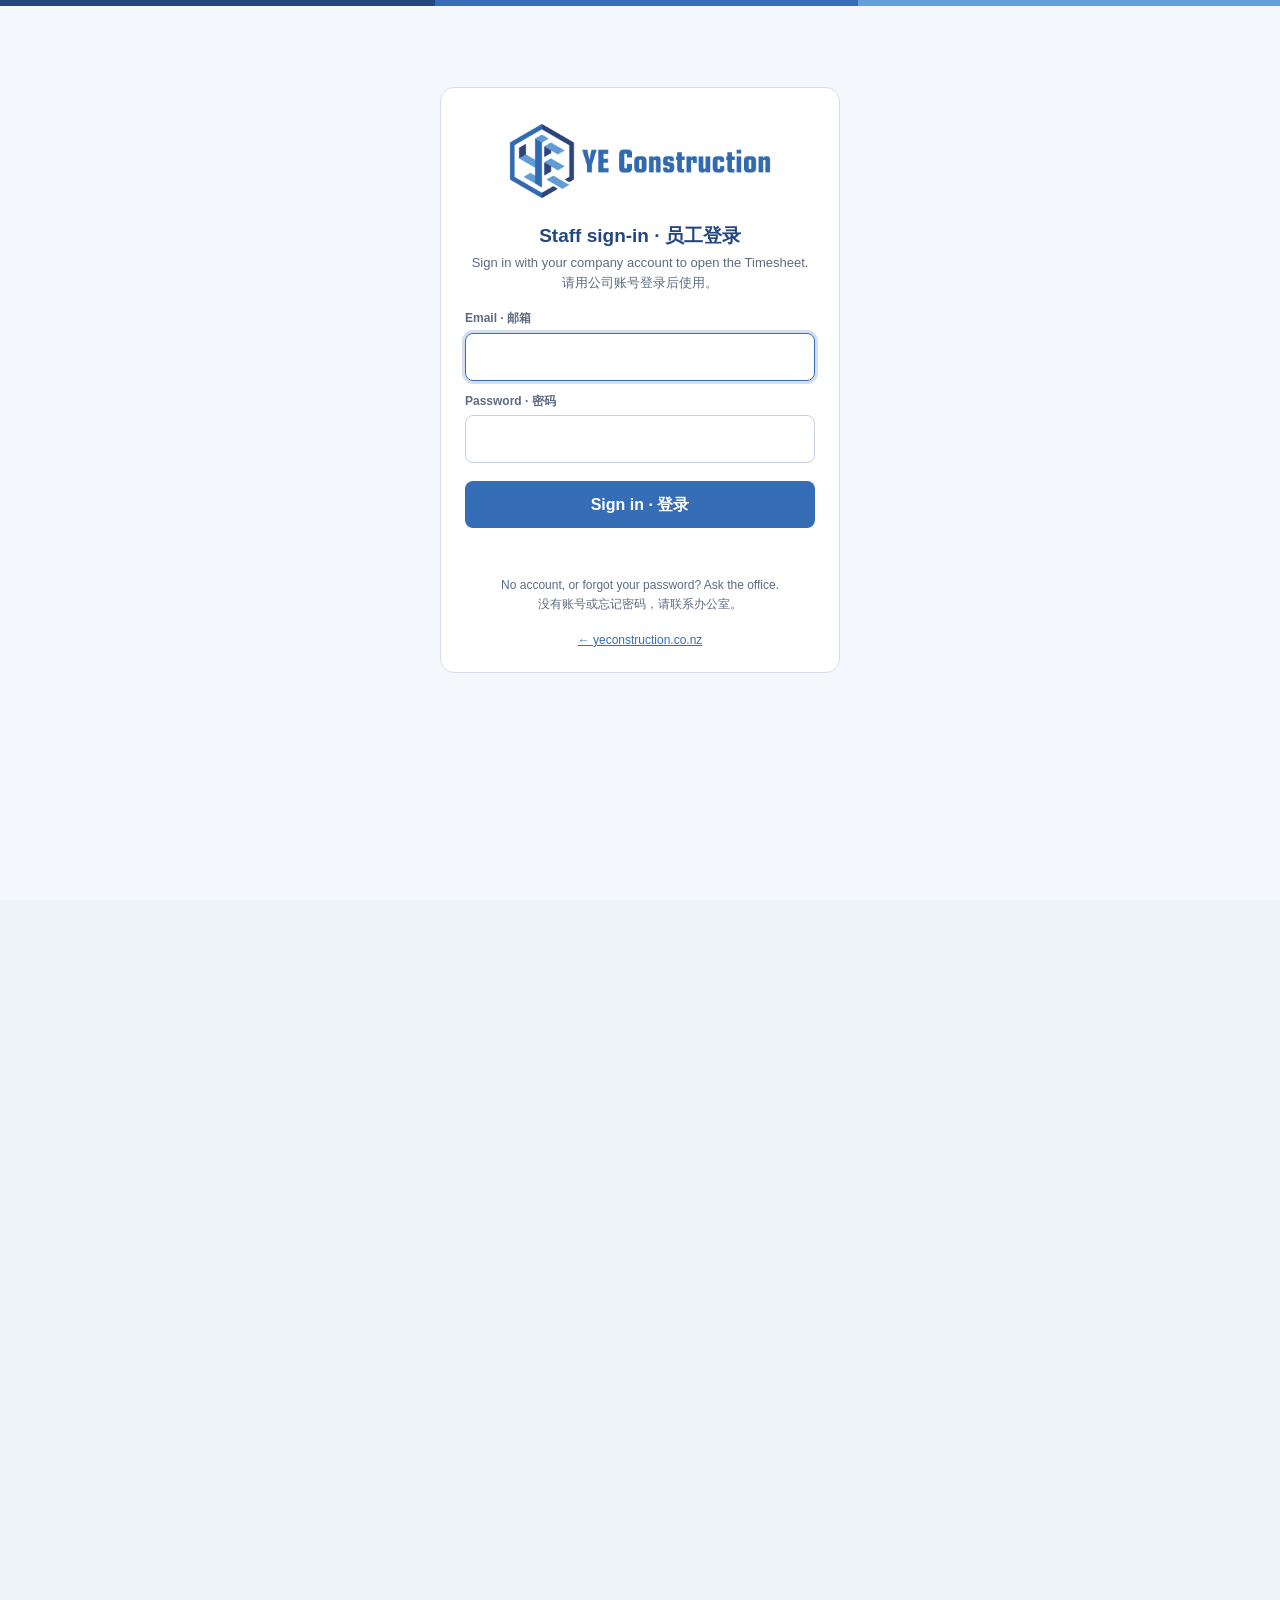
<file: employee-time-expense/index.html>
<!doctype html>
<html lang="en"><head><meta charset="utf-8"><meta name="viewport" content="width=device-width,initial-scale=1">
<meta name="robots" content="noindex"><title>Moved · YE Construction</title>
<meta http-equiv="refresh" content="0;url=/timesheet/">
<script>location.replace('/timesheet/'+location.search+location.hash)</script>
<style>body{font-family:Arial,sans-serif;padding:40px 20px;text-align:center;color:#172033}a{color:#356db7}</style></head>
<body><p>This page has moved to <a href="/timesheet/">yeconstruction.co.nz/timesheet/</a></p><p>此页面已搬到新网址，正在跳转…</p></body></html>
</file>
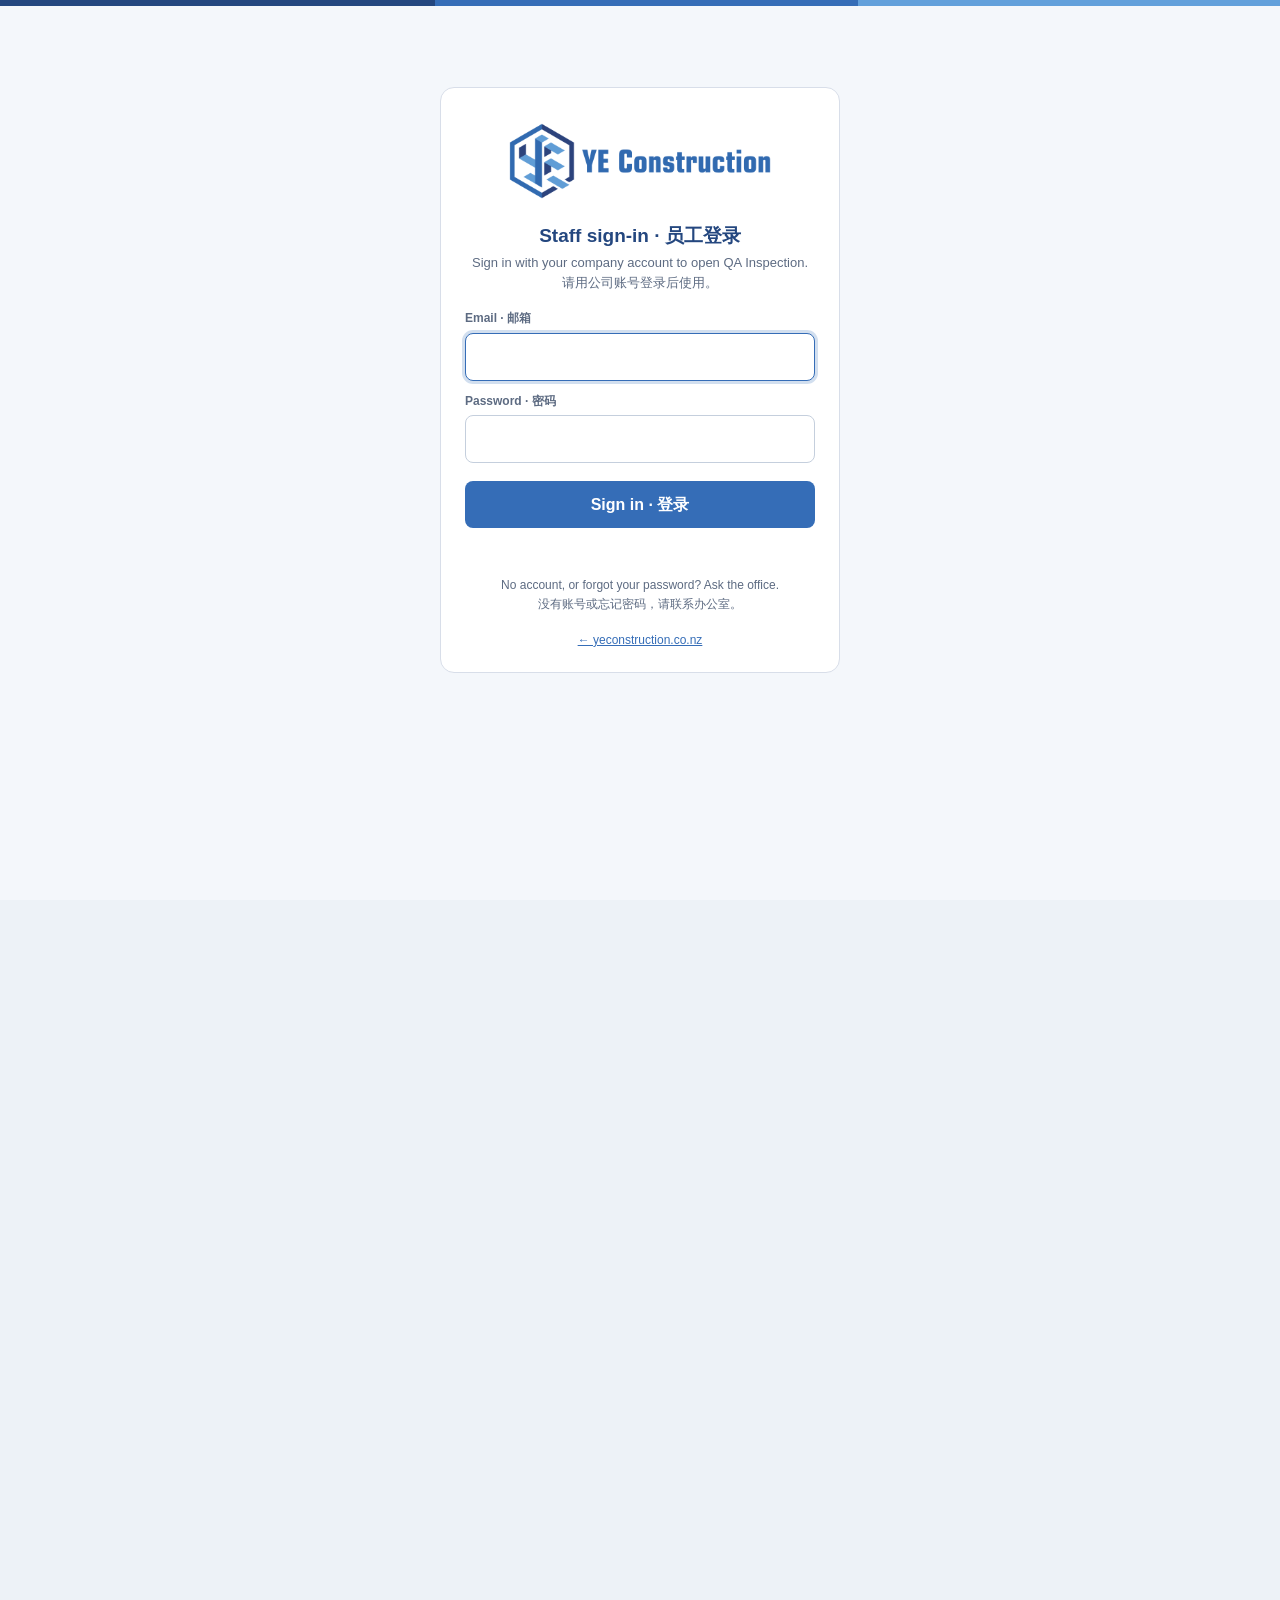
<file: qa-inspection/index.html>
<!doctype html>
<html lang="en"><head><meta charset="utf-8"><meta name="viewport" content="width=device-width,initial-scale=1">
<meta name="robots" content="noindex"><title>Moved · YE Construction</title>
<meta http-equiv="refresh" content="0;url=/qa/">
<script>location.replace('/qa/'+location.search+location.hash)</script>
<style>body{font-family:Arial,sans-serif;padding:40px 20px;text-align:center;color:#172033}a{color:#356db7}</style></head>
<body><p>This page has moved to <a href="/qa/">yeconstruction.co.nz/qa/</a></p><p>此页面已搬到新网址，正在跳转…</p></body></html>
</file>
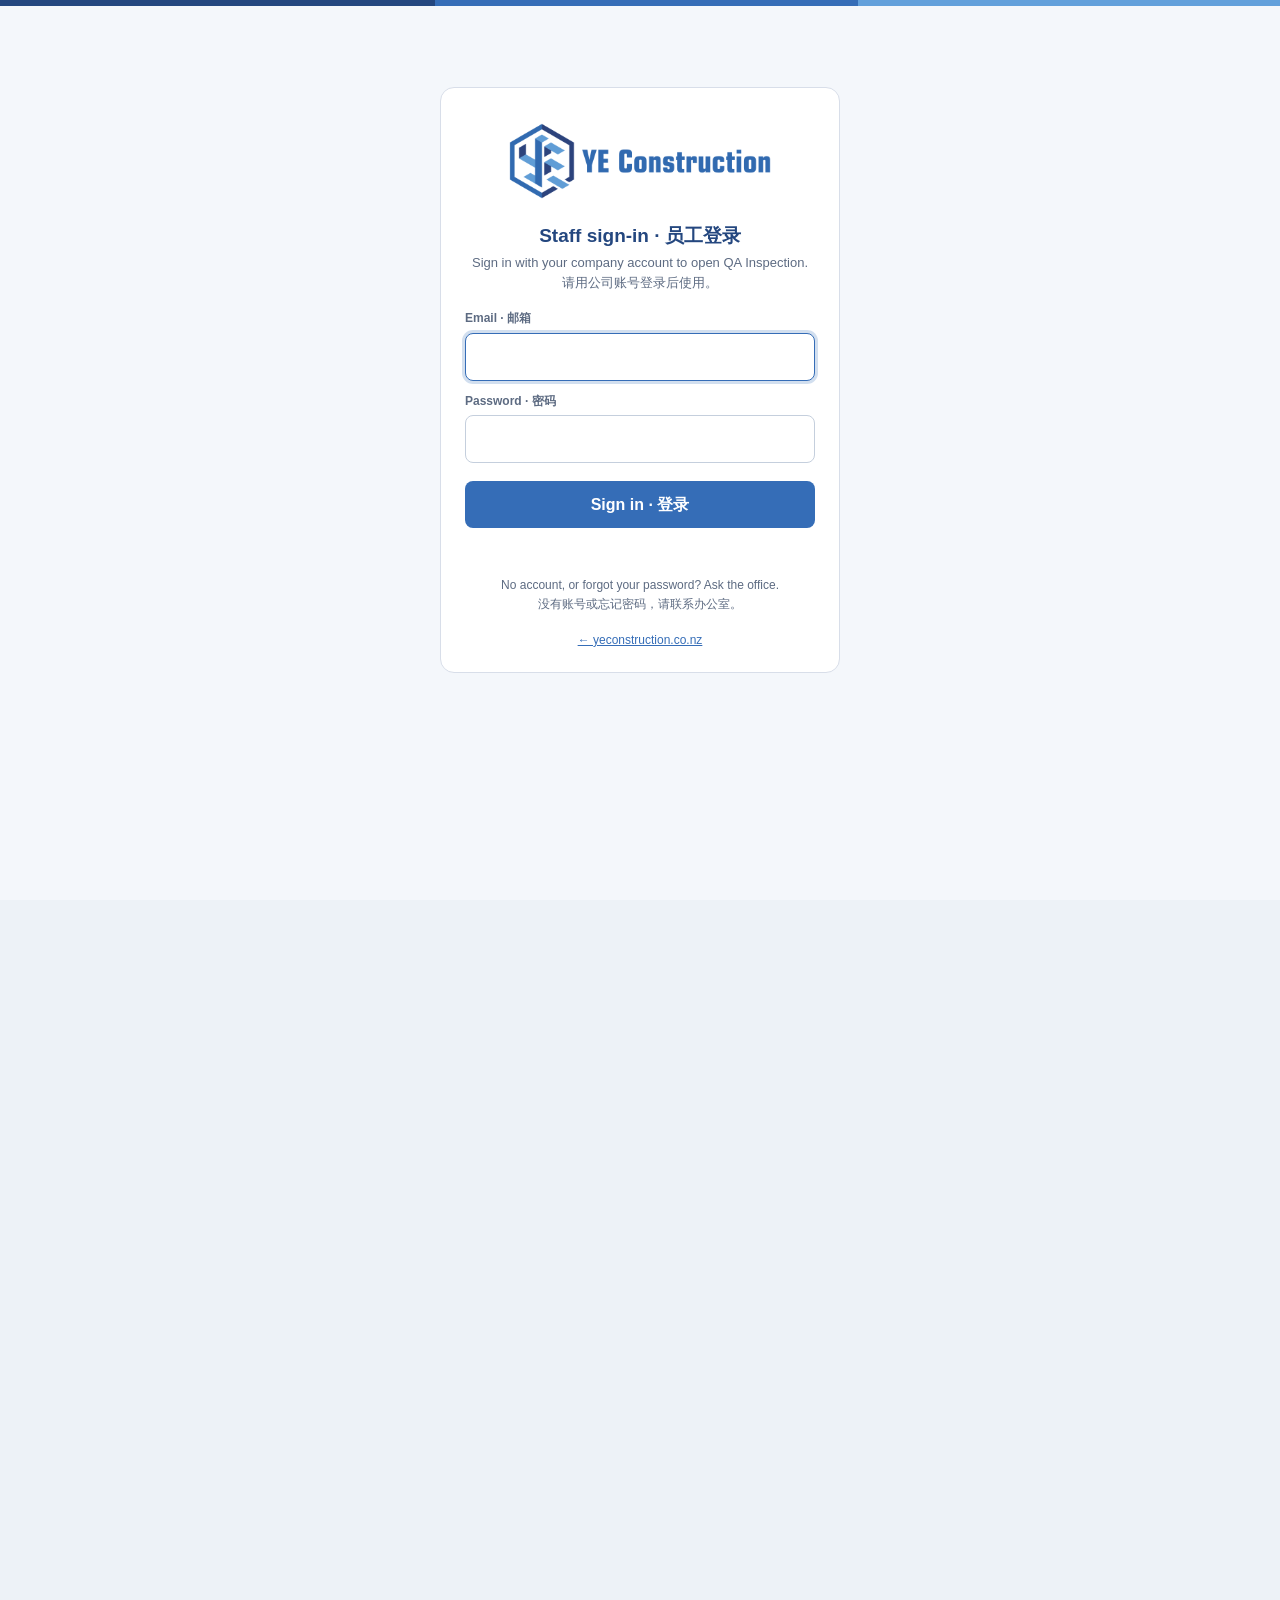
<file: qa/index.html>
<!doctype html><html lang="en"><head><meta charset="utf-8">
<script src="../assets/gate.js" data-need="staff" data-app="QA Inspection"></script><meta name="viewport" content="width=device-width,initial-scale=1,viewport-fit=cover">
<meta name="apple-mobile-web-app-capable" content="yes"><meta name="apple-mobile-web-app-title" content="QA Inspection"><meta name="application-name" content="QA Inspection"><meta name="theme-color" content="#ffffff"><link rel="icon" type="image/png" href="icons/icon-192.png"><link rel="apple-touch-icon" href="icons/icon-180.png"><link rel="manifest" href="manifest.webmanifest"><title>QA Inspection | Plumbing Quality Assurance Sheet</title>
<style>
:root{--ink:#172033;--deep:#24477f;--blue:#356db7;--tint:#eef3fa;--tint2:#f7f9fc;--line:#cdd8e6;--rule:#e3e9f1;--muted:#5b6b80;--ph:#7b8a9d;--danger:#a92d2d;--danger-tint:#fbeeee;--ok:#1d6b35;--ok-tint:#e2f4e6;--amber:#7a4b00;--amber-tint:#fff3d6;--r:10px}
*{box-sizing:border-box}
[hidden]{display:none!important}
html{-webkit-text-size-adjust:100%}
body{margin:0;background:#edf2f7;color:var(--ink);font:16px/1.45 system-ui,-apple-system,"Segoe UI",Roboto,"Helvetica Neue",Arial,"PingFang SC","Microsoft YaHei",sans-serif}
button,input,select,textarea{font:inherit;color:inherit}
button,label.btn{touch-action:manipulation;-webkit-tap-highlight-color:transparent}

.wrap{max-width:860px;margin:0 auto;padding:24px 16px 56px}
.card{position:relative;background:#fff;border:1px solid var(--rule);border-radius:18px;box-shadow:0 10px 30px rgba(36,71,127,.08);overflow:hidden}

.card>header,.card>section{position:relative;z-index:1}
/* light brown logo watermark behind the form, like the timesheet and quote */
.watermarks{position:absolute;inset:150px 0 0;z-index:0;overflow:hidden;pointer-events:none}
.watermarks img,.p-wm img{position:absolute;max-width:none;filter:sepia(1) saturate(1.6) hue-rotate(-15deg) brightness(.92);transform:rotate(-28deg)}
.watermarks img{width:680px;opacity:.1}
.watermarks img:nth-child(1){top:6%;left:-8%}
.watermarks img:nth-child(2){top:40%;right:-10%}
.watermarks img:nth-child(3){top:74%;left:-4%}
.head{padding:28px 24px 24px;text-align:center;border-bottom:1px solid var(--rule);background:#fff}
.logo{display:block;width:min(250px,62%);height:auto;margin:0 auto 14px}
.head h1{margin:0;font-size:26px;line-height:1.2;letter-spacing:-.01em;color:var(--deep);text-wrap:balance}
.head p{margin:6px 0 0;font-size:14px;color:var(--muted)}

.section{padding:24px 28px;border-bottom:1px solid var(--rule)}
.section:last-child{border-bottom:0}
.section>h2{display:flex;align-items:center;gap:10px;margin:0 0 16px;font-size:18px;line-height:1.25;color:var(--deep)}
.section>h2 small{font-size:13px;font-weight:600;color:var(--muted)}
.badge{flex:none;display:grid;place-items:center;width:28px;height:28px;border-radius:8px;background:var(--deep);color:#fff;font-size:14px;font-weight:700}
.identity{background:rgba(247,249,252,.85)}
.note{margin:0;font-size:13px;line-height:1.5;color:var(--muted)}
.section>h2+.note{margin:-6px 0 16px}
.zh{color:var(--muted);font-weight:500}

.grid{display:grid;grid-template-columns:repeat(2,minmax(0,1fr));gap:14px 16px}
.grid>*{min-width:0}
.full{grid-column:1/-1}
label,.label{display:block;margin:0 0 6px;font-size:13px;font-weight:650;color:var(--ink)}
.req{color:var(--danger)}
input,select,textarea{display:block;width:100%;min-width:0;max-width:100%;min-height:48px;padding:11px 12px;border:1.5px solid var(--line);border-radius:var(--r);background:#fff;font-size:16px;outline:none}
textarea{min-height:76px;resize:vertical}
input::placeholder,textarea::placeholder{color:var(--ph);opacity:1}
input:focus,select:focus,textarea:focus{border-color:var(--blue);box-shadow:0 0 0 3px rgba(53,109,183,.18)}
input.miss,select.miss{border-color:#d9a3a3;background:#fffafa}
button:focus-visible,label.btn:focus-within{outline:2px solid var(--blue);outline-offset:2px}
input[type=date]{-webkit-appearance:none;appearance:none;text-align:left}
input[type=date]::-webkit-date-and-time-value{text-align:left;min-height:1.3em}
.nzd{position:relative;display:block}
.nzd input[type=date]{color:transparent!important;caret-color:transparent}
.nzd input[type=date]::-webkit-datetime-edit{opacity:0}
.nzd-t{position:absolute;left:0;top:0;bottom:0;right:44px;display:flex;align-items:center;padding-left:14px;pointer-events:none;white-space:nowrap;overflow:hidden}
.nzd-t.ph{color:var(--ph)}
.room input{font-size:18px;font-weight:650}
/* pipe choices */
.pipes{display:grid;gap:12px}
.pgrp{padding:12px 14px;border:1.5px solid var(--line);border-radius:12px;background:rgba(255,255,255,.88)}
.pgrp .label{margin-bottom:8px}
.chips{display:flex;flex-wrap:wrap;gap:8px}
.chips label{position:relative;margin:0;font-weight:600;font-size:15px;cursor:pointer}
.chips input{position:absolute;opacity:0;width:1px;height:1px;min-height:0;margin:0;padding:0}
.chips span{display:inline-flex;align-items:center;min-height:42px;padding:0 14px;border:1.5px solid var(--line);border-radius:999px;background:#fff;color:var(--ink)}
.chips input:checked+span{border-color:var(--deep);background:var(--deep);color:#fff}
.chips input:focus-visible+span{outline:2px solid var(--blue);outline-offset:2px}
.viewing .chips input:not(:checked)+span{opacity:.45}
#supplyOther,#drainOther{margin-top:10px}

.btn{display:inline-flex;align-items:center;justify-content:center;gap:6px;min-height:48px;margin:0;padding:0 18px;border:0;border-radius:var(--r);font-size:15px;font-weight:700;line-height:1.2;text-align:center;cursor:pointer}
.btn-primary{background:var(--deep);color:#fff}
.btn-soft{background:var(--tint);color:var(--deep)}
.btn-remove{min-height:36px;padding:0 12px;border-radius:8px;background:var(--danger-tint);color:var(--danger);font-size:13px}
.btn-remove.armed{background:var(--danger);color:#fff}
.btn-clear{background:none;color:var(--danger);font-weight:650}
.btn[disabled]{opacity:.6;cursor:default}

/* template switch */
.tpl{display:grid;grid-template-columns:1fr 1fr;gap:8px}
.tpl button{min-height:56px;padding:8px 12px;border:1.5px solid var(--line);border-radius:12px;background:#fff;text-align:left;cursor:pointer;line-height:1.25}
.tpl button strong{display:block;font-size:15px;color:var(--ink)}
.tpl button span{font-size:12px;color:var(--muted)}
.tpl.stg{grid-template-columns:repeat(3,minmax(0,1fr))}
.tpl.stg button strong{font-size:14px}
.tpl button[aria-pressed=true]{border-color:var(--deep);background:var(--tint);box-shadow:inset 0 0 0 1px var(--deep)}

/* checklist */
.qsec{margin:0 0 18px;border:1px solid var(--line);border-radius:14px;overflow:hidden;background:rgba(255,255,255,.88)}
.qsec:last-child{margin-bottom:0}
.qsec-h{display:flex;flex-wrap:wrap;align-items:center;gap:8px 12px;padding:12px 14px;background:var(--tint);border-bottom:1px solid var(--line)}
.qsec-h h3{flex:1 1 auto;margin:0;font-size:16px;line-height:1.25;color:var(--deep)}
.qsec-h h3 .zh{font-size:14px;margin-left:4px}
.prog{flex:none;border-radius:999px;padding:2px 10px;font-size:12px;font-weight:750;font-variant-numeric:tabular-nums;background:#fff;color:var(--muted)}
.prog.part{background:var(--amber-tint);color:var(--amber)}
.prog.done{background:var(--ok-tint);color:var(--ok)}
.prog.bad{background:var(--danger-tint);color:var(--danger)}
.qsec-q{display:flex;gap:6px;flex:1 1 100%}
.qsec-q .btn{min-height:38px;padding:0 14px;font-size:13px;background:#fff;color:var(--deep);border:1px solid var(--line)}
.qsec-q .btn.q-clear{margin-left:auto;color:var(--danger);border-color:#e2b4b4}
.qsec-q .btn.q-clear.armed{background:var(--danger);border-color:var(--danger);color:#fff}
.qnote{margin:0;padding:10px 14px;font-size:13px;font-weight:650;color:var(--amber);background:var(--amber-tint);border-bottom:1px solid var(--rule)}
.qi{display:grid;grid-template-columns:minmax(0,1fr) auto;gap:6px 12px;align-items:center;padding:10px 14px;border-bottom:1px solid var(--rule)}
.qi:last-child{border-bottom:0}
.qi-t{font-size:14px;line-height:1.35}
.qi-t .zh{display:block;font-size:13px;margin-top:1px}
.qi.unans-hl{background:#fffaf0}
.seg{display:inline-flex;border:1.5px solid var(--line);border-radius:10px;overflow:hidden;background:#fff}
.seg button{min-width:50px;min-height:42px;padding:0 10px;border:0;border-left:1px solid var(--line);background:#fff;color:var(--muted);font-size:15px;font-weight:750;cursor:pointer}
.seg button:first-child{border-left:0}
.seg button[data-v=y][aria-pressed=true]{background:#1f7a3d;color:#fff}
.seg button[data-v=n][aria-pressed=true]{background:var(--danger);color:#fff}
.seg button[data-v=na][aria-pressed=true]{background:#5b6b80;color:#fff}
.qi-why{grid-column:1/-1;min-height:42px;padding:8px 10px;font-size:15px;border-color:#e2b4b4}
.qi-why.na{border-color:var(--line)}

/* photos */
.upload{display:flex;flex-direction:column;align-items:center;gap:6px;margin:0;padding:22px 16px;border:1.5px dashed #a9bcd6;border-radius:14px;background:var(--tint2);text-align:center;cursor:pointer}
.upload .cam{font-size:28px;line-height:1}
.upload strong{font-size:15px;color:var(--deep)}
.upload .hint{margin:0 0 8px;font-size:13px;font-weight:400;color:var(--muted)}
.stamp{display:flex;align-items:center;gap:10px;margin:12px 0 0;font-size:14px;font-weight:600}
.stamp input{flex:none;width:22px;height:22px;min-height:0;margin:0;padding:0;accent-color:var(--deep)}
.thumbs{display:flex;flex-wrap:wrap;gap:10px;margin-top:12px}
.thumbs:empty{display:none}
.thumb{position:relative;display:block}
.thumb img{display:block;height:110px;border:1px solid var(--line);border-radius:10px}
.thumb-x{position:absolute;top:4px;right:4px;min-width:28px;height:28px;padding:0 8px;border:0;border-radius:14px;background:#fff;color:var(--danger);font-size:13px;font-weight:700;box-shadow:0 1px 4px rgba(0,0,0,.25);cursor:pointer}
.thumb-x.armed{background:var(--danger);color:#fff}

/* data check */
.chk{border-radius:14px;border:1.5px solid var(--line);overflow:hidden}
.chk-h{display:flex;align-items:center;gap:10px;padding:14px 16px;font-weight:750;font-size:16px}
.chk.ok{border-color:#9fd3ae}.chk.ok .chk-h{background:var(--ok-tint);color:var(--ok)}
.chk.err{border-color:#e2b4b4}.chk.err .chk-h{background:var(--danger-tint);color:var(--danger)}
.chk ul{list-style:none;margin:0;padding:6px 0}
.chk li{display:flex;gap:10px;align-items:flex-start;padding:7px 16px;font-size:14px;line-height:1.4}
.chk li .ic{flex:none;width:20px;text-align:center;font-weight:800}
.chk li.e .ic{color:var(--danger)}.chk li.w .ic{color:#b7791f}.chk li.i .ic{color:var(--blue)}
.chk li button{padding:0;border:0;background:none;color:inherit;text-align:left;cursor:pointer;text-decoration:underline;text-decoration-color:#c3cfdf;text-underline-offset:3px}
.flash{animation:flash 1.6s ease-out}
@keyframes flash{0%,40%{box-shadow:0 0 0 4px rgba(53,109,183,.45)}100%{box-shadow:0 0 0 0 rgba(53,109,183,0)}}

/* signature */
.sign-grid{display:grid;grid-template-columns:minmax(0,2fr) minmax(0,1fr);gap:14px 16px}
.sign-grid>*{min-width:0}
.sig-wrap{position:relative;height:160px;border:1.5px solid var(--line);border-radius:12px;background:#fff;overflow:hidden}
.sig-wrap::after{content:"";position:absolute;left:16px;right:16px;bottom:40px;border-bottom:1px solid #c3cfdf;pointer-events:none}
.sig-wrap canvas{position:absolute;inset:0;display:block;width:100%;height:100%;touch-action:auto;-webkit-user-select:none;user-select:none;-webkit-touch-callout:none}
.sig-wrap[data-state=signing]{border-color:var(--blue);box-shadow:0 0 0 3px rgba(53,109,183,.18)}
.sig-wrap[data-state=signing] canvas{touch-action:none;cursor:crosshair}
.sig-img{position:absolute;inset:0;display:block;width:100%;height:100%;object-fit:contain}
.sig-overlay{position:absolute;inset:0;z-index:1;display:flex;align-items:center;justify-content:center;width:100%;border:0;background:rgba(238,243,250,.8);color:var(--deep);font-size:15px;font-weight:700;cursor:pointer}
.sig-hint{position:absolute;left:16px;bottom:14px;font-size:12px;color:var(--ph);pointer-events:none}
.sig-actions{display:flex;flex-wrap:wrap;gap:8px;margin-top:8px}
.sig-actions .btn{min-height:40px;padding:0 14px;font-size:14px}
.sig-msg{margin-top:8px;font-size:13px;color:var(--muted)}
.sig-msg:empty{display:none}
.sig-msg.bad{font-weight:650;color:var(--danger)}

.actions{display:flex;flex-wrap:wrap;align-items:center;gap:10px}
.actions .btn-clear{margin-right:auto;padding:0 8px}
.actions+.note{margin-top:14px}
#submitBtn{flex:1 1 auto}
#saveStatus.bad{font-weight:650;color:var(--danger)}

/* cloud bar + panels (same as the timesheet) */
.cloudbar{display:flex;flex-wrap:wrap;gap:10px 14px;align-items:center;justify-content:space-between;background:#fff;border:1px solid var(--rule);border-radius:14px;padding:12px 16px;margin-bottom:14px;font-size:14px;line-height:1.45}
.cloudbar .cb-actions{display:flex;gap:8px;flex-wrap:wrap}
.cloudbar .btn{min-height:40px;padding:0 14px;font-size:14px}
.cloudbar .cb-note{flex:1 1 100%;margin:0;font-size:13px;color:var(--muted)}
.cloudbar .bad,.ovl .bad{color:var(--danger)}
.viewbar{background:var(--tint);border-color:#a9bcd6;position:sticky;top:8px;z-index:5}
.st{display:inline-block;border-radius:999px;padding:1px 10px;font-size:12px;font-weight:700;background:var(--tint);color:var(--deep);white-space:nowrap}
.st-submitted{background:var(--amber-tint);color:var(--amber)}.st-approved{background:var(--ok-tint);color:#14532d}.st-returned{background:var(--danger-tint);color:var(--danger)}
.ovl{position:fixed;inset:0;z-index:50;background:#f3f6fb;overflow:auto;-webkit-overflow-scrolling:touch}
.ovl-box{max-width:960px;margin:0 auto;padding:20px 16px 48px;position:relative}
.ovl-box h2{margin:6px 0 14px;font-size:22px;color:var(--deep)}
.ovl-box label{display:block;margin:12px 0 4px;font-weight:700;font-size:14px}
.ovl-box input,.ovl-box select{width:100%;min-height:46px;padding:0 12px;border:1px solid var(--line);border-radius:var(--r);font:inherit;font-size:16px;background:#fff;color:var(--ink)}
.pn-x{position:absolute;right:16px;top:16px;min-height:40px}
.pn-row{display:flex;gap:10px;justify-content:flex-end;flex-wrap:wrap;margin-top:16px}
.pn-filter{display:flex;gap:8px;flex-wrap:wrap;margin:10px 0}.pn-filter>*{flex:1 1 160px}.pn-filter .btn{flex:0 0 auto}
.pn-sum{font-size:13px;color:var(--muted);margin:8px 0}
.pn-sum.bad{color:var(--danger)}
.pn-dup{margin:8px 0;padding:10px 12px;border-radius:10px;background:var(--danger-tint);color:var(--danger);font-size:13px;font-weight:600}
.pn-tablewrap{overflow:auto;background:#fff;border:1px solid var(--rule);border-radius:12px}
.pn-table{width:100%;border-collapse:collapse;font-size:14px}
.pn-table th,.pn-table td{padding:10px 12px;text-align:left;border-bottom:1px solid var(--rule);vertical-align:middle}
.pn-table th{font-size:12px;color:var(--muted);background:var(--tint2)}
.pn-table .num{text-align:right;white-space:nowrap;font-variant-numeric:tabular-nums}
.pn-table .btn{min-height:36px;padding:0 12px;font-size:13px}
.pn-table .fails{color:var(--danger);font-weight:700}
.pn-act{white-space:nowrap;text-align:right}.pn-act .btn+.btn{margin-left:6px}
.pn-staff{margin-top:18px;background:#fff;border:1px solid var(--rule);border-radius:12px;padding:12px 14px}
.pn-staff summary{cursor:pointer;font-weight:700;color:var(--deep)}
.pn-srow{display:flex;justify-content:space-between;align-items:center;gap:10px;padding:8px 0;border-bottom:1px solid var(--rule);font-size:14px}
.viewing .qsec-q,.viewing .upload,.viewing .stamp,.viewing .sig-actions,.viewing .sig-overlay,.viewing .thumb-x,.viewing #resetBtn,.viewing .load,.viewing #saveFileBtn,.viewing #submitBtn,.viewing #nextBtn,.viewing #saveStatus,.viewing .tpl{display:none!important}
.viewing input[readonly],.viewing textarea[readonly]{background:var(--tint2)}
.viewing .seg button{cursor:default}

@media(max-width:640px){
.wrap{padding:0 env(safe-area-inset-right) 32px env(safe-area-inset-left)}
.card{border-left:0;border-right:0;border-top:0;border-radius:0}
.cloudbar{border-radius:0;border-left:0;border-right:0;margin-bottom:0}
.head{padding:20px 16px}
.head h1{font-size:22px}
.section{padding:20px 16px}
.grid{grid-template-columns:1fr 1fr}
.tpl.stg{grid-template-columns:1fr}
.tpl.stg button{min-height:48px;display:flex;align-items:baseline;gap:8px}
.tpl.stg button strong{display:inline}
.qsec{margin-left:-4px;margin-right:-4px}
.qi{grid-template-columns:1fr;padding:12px}
.seg{display:grid;grid-template-columns:repeat(3,1fr)}
.seg button{min-height:46px}
.sign-grid{grid-template-columns:1fr}
.sig-wrap{height:176px}
.sig-actions .btn{flex:1 1 0;padding:0 8px}
.actions{display:grid;grid-template-columns:1fr 1fr}
.actions #submitBtn{grid-column:1/-1;order:0}
.actions #printBtn{grid-column:1/-1;order:1}
.actions #nextBtn{grid-column:1/-1;order:2}
.actions #saveFileBtn{order:3}
.actions .load{order:4}
.actions .btn-clear{grid-column:1/-1;order:5;min-height:40px;margin:0}
.pn-act .btn{display:block;width:100%}.pn-act .btn+.btn{margin:6px 0 0}
}

/* ---------- printed sheet (laid out like the paper QA form) ---------- */
.print-area{display:none}
@page{size:A4;margin:10mm 12mm}
@media print{
body{background:#fff;font-size:12px}
.wrap,.ovl{display:none!important}
.print-area{display:block}
/* fixed = repeated on every printed page */
.p-wm{position:fixed;inset:0;z-index:0;pointer-events:none;overflow:hidden;-webkit-print-color-adjust:exact;print-color-adjust:exact}
.p-wm img{width:62%;left:19%;opacity:.08}
.p-wm img:nth-child(1){top:6%}.p-wm img:nth-child(2){top:38%}.p-wm img:nth-child(3){top:70%}
.sheet{position:relative;z-index:1}
}
.sh-logo{display:block;height:13mm;width:auto;margin:0 0 2mm}
.sheet{font:10.5pt/1.3 Arial,"Helvetica Neue","PingFang SC","Microsoft YaHei",sans-serif;color:#111;-webkit-print-color-adjust:exact;print-color-adjust:exact}
.sheet+.sheet{break-before:page}
.sh-band{background:#5ec5f2;color:#0d2a4a;text-align:center;font-size:13pt;padding:2px 6px;margin:0}
.sh-band.left{text-align:left;font-size:10pt}
.sh-meta{display:grid;grid-template-columns:1.25fr 1fr;gap:1px 18px;padding:3px 2px 6px;font-size:11pt}
.sh-meta b{font-weight:400;color:#333;margin-right:6px}
.sh-meta span{font-weight:600}
.sh-items{display:grid;grid-template-columns:1fr 1fr;column-gap:16px;padding:3px 0 5px}
.sh-it{display:flex;align-items:center;gap:6px;min-height:8.2mm;padding:1px 0;break-inside:avoid}
.sh-it .t{flex:1;text-align:center;font-size:9pt;line-height:1.2}
.sh-it .t i{display:block;font-style:normal;color:#555;font-size:8pt}
.sh-it .m{flex:none;width:11mm;text-align:left;font-size:11pt;font-weight:600}
.sh-it .m.n{color:#c01818}
.sheet.bi .sh-it{min-height:0;padding:.7mm 0}.sheet.bi .sh-it .t{font-size:8.3pt;line-height:1.15}.sheet.bi .sh-it .t i{font-size:7.5pt}.sheet.bi .sh-meta{font-size:10.5pt;padding-bottom:3px}.sheet.bi .sh-notes{min-height:12mm}
.sh-note{padding:2px 4px 4px;text-align:center;font-size:8.5pt;font-weight:700;color:#7a4b00}
.sh-notes{min-height:16mm;padding:4px 4px 6px;font-size:10pt;white-space:pre-wrap}
.sh-notes .f{color:#c01818}
.sh-sign{display:grid;grid-template-columns:1.25fr 1fr;gap:18px;padding:4px 2px;font-size:11pt;align-items:end}
.sh-sign img{display:block;height:20mm;max-width:100%;object-fit:contain;object-position:left bottom}
.sh-off{margin-top:6mm;padding-top:2mm;border-top:1px solid #9aa8ba;font-size:9.5pt;color:#333}
.sh-photos{break-before:page;display:grid;grid-template-columns:1fr 1fr;gap:5mm 6mm;align-content:start}
.sh-photos figure{margin:0;break-inside:avoid;text-align:center}
.sh-photos img{display:block;margin:0 auto;max-width:100%;height:84mm;object-fit:contain}
.sh-photos figcaption{font-size:8pt;color:#555;margin-top:1mm}
.sh-ptitle{grid-column:1/-1;font-size:9pt;color:#555;margin:0}
</style>
</head><body><div class="wrap"><div class="cloudbar" id="cloudBar"></div><div class="cloudbar viewbar" id="viewBar" hidden></div><form class="card" id="qaForm" novalidate>
<header class="head">
<img id="logo" class="logo" src="[data-uri]" alt="YE Construction">
<h1>Quality Assurance Plumbing Sheet</h1>
<p>Plumbing QA inspection · 水工质量检查表</p>
</header>

<section class="section identity"><div class="grid">
<div class="full"><div class="label">Form 表格</div>
<div class="tpl" id="tplPick" role="group" aria-label="Form">
<button type="button" data-t="hydraulic" aria-pressed="true"><strong>Hydraulic QA 水路表格</strong><span>Builder’s hydraulic QA items 总包水路检查项目</span></button>
<button type="button" data-t="company" aria-pressed="false"><strong>Company QA 公司表格</strong><span>YE Construction’s own QA items 公司检查项目</span></button>
</div></div>
<div class="full"><div class="label">QA stage 检查阶段</div>
<div class="tpl stg" id="stgPick" role="group" aria-label="QA stage">
<button type="button" data-g="setout" aria-pressed="true"><strong>Set-out</strong><span>定位</span></button>
<button type="button" data-g="lining" aria-pressed="false"><strong>Before Gib Lining</strong><span>封板前检查</span></button>
<button type="button" data-g="fitoff" aria-pressed="false"><strong>Fit-off, Test &amp; Completion</strong><span>安装、测试和完工</span></button>
</div></div>
<div class="full"><label for="site">Site address 地址 <span class="req">*</span></label><input type="text" id="site" name="site" placeholder="e.g. 429 Great North Road" autocomplete="street-address"></div>
<div><label for="floor">Floor No. 楼层 <span class="req">*</span></label><input type="text" id="floor" name="floor" placeholder="e.g. LEVEL 01" autocomplete="off"></div>
<div class="room"><label for="room">Room / Unit No. 房号 <span class="req">*</span></label><input type="text" id="room" name="room" placeholder="e.g. 101" autocomplete="off"></div>
<div><label for="tech">Inspector <span class="req">*</span></label><input type="text" id="tech" name="tech" placeholder="Full name" autocomplete="name"></div>
<div><label for="date">Date 日期 <span class="req">*</span></label><input type="date" id="date" name="date" data-ph="Select date"></div>
<div class="full"><div class="label">Pipe work installed 管材</div>
<div class="pipes">
<div class="pgrp" id="drainGrp" role="group" aria-label="Drain system"><div class="label">Drain system 排水 <span class="zh">(choose all that apply 可多选)</span></div><div class="chips" id="drainChips"></div>
<input type="text" id="drainOther" name="drainOther" placeholder="Type the pipe material 输入管材名称" hidden></div>
<div class="pgrp" id="supplyGrp" role="group" aria-label="Water supply system"><div class="label">Water supply system 给水 <span class="zh">(choose all that apply 可多选)</span></div><div class="chips" id="supplyChips"></div>
<input type="text" id="supplyOther" name="supplyOther" placeholder="Type the pipe material 输入管材名称" hidden></div>
</div></div>
<p class="full note" id="saveStatus" role="status"></p>
</div>
</section>

<div class="watermarks" aria-hidden="true"><img alt=""><img alt=""><img alt=""></div>

<section class="section"><h2><span class="badge">1</span>Checklist 检查项目</h2>
<p class="note">Tap ✓ when it is done, ✗ when there is a problem (say what is wrong), N/A when it does not apply to this room (add a note if useful). Answer every item on this stage. To change an answer, tap a different one. “Select all” ticks every item still empty; “Clear all” empties the whole section (tap it twice).<br>完成点 ✓，有问题点 ✗ 并写明原因，不适用点 N/A（可写备注）。本阶段每一项都要填。要改答案，直接点另一个选项。“全部选择”把还没填的项全部打 ✓；“全部取消”清空整段（要点两次）。</p>
<div id="checklist"></div>
</section>

<section class="section"><h2><span class="badge">2</span>Additional Notes 备注</h2>
<textarea id="notes" name="notes" rows="3" placeholder="Anything the office or builder should know 给办公室或总包的说明"></textarea>
</section>

<section class="section"><h2><span class="badge">3</span>Photos 照片</h2>
<label class="upload"><span class="cam" aria-hidden="true">📷</span><strong>Site photos 现场照片</strong><span class="hint">Pipe work, nogs, mixers, test gauge. Fill in the site and room first so they are printed on each photo.<br>管道、木头、混水阀、压力表。先填好地址和房号，照片上才会印上。</span><span class="btn btn-primary" id="phBtn">Take / Upload Photos 拍照/上传</span><input type="file" id="phInput" accept="image/*" multiple hidden></label>
<label class="stamp"><input type="checkbox" id="stampOn" checked>Stamp date, time, address and room on new photos 照片加时间地址水印</label>
<div id="thumbs" class="thumbs"></div>
</section>

<section class="section"><h2><span class="badge">4</span>Data Check 数据检查</h2>
<p class="note">Updates as you fill in the sheet. Tap a line to jump to it. Red items must be fixed before you submit.<br>填表时自动检查，点一行可跳到该处。红色项目必须改好才能提交。</p>
<div id="checkBox" class="chk" style="margin-top:14px"></div>
</section>

<section class="section"><h2><span class="badge">5</span>Signature 签名</h2>
<p class="note">Sign to confirm you have carried out an inspection on the relevant works and checked that the information above is accurate. 核对所有信息后水工签字。</p>
<div class="sign-grid">
<div>
<div class="label" id="sigLabel">Inspector signature 签名 <span class="req">*</span></div>
<div class="sig-wrap" id="sigWrap" data-state="idle" role="group" aria-labelledby="sigLabel">
<canvas id="sigPad"></canvas>
<img id="sigImg" class="sig-img" alt="Inspector signature" hidden>
<span class="sig-hint" id="sigHint" hidden>Sign above the line 在线上签名</span>
<button type="button" class="sig-overlay" id="sigStart">✍ Tap here to sign 点此签名</button>
</div>
<div class="sig-actions">
<button type="button" class="btn btn-soft" id="sigUndo" hidden>↶ Undo 撤销</button>
<button type="button" class="btn btn-soft" id="sigClear" hidden>Clear 清除</button>
<button type="button" class="btn btn-primary" id="sigDone" hidden>✔ Done 完成</button>
<button type="button" class="btn btn-soft" id="sigRedo" hidden>✍ Re-sign 重签</button>
</div>
<div class="sig-msg" id="sigMsg" role="status"></div>
</div>
<div><label for="dateSigned">Date completed 完成日期 <span class="req">*</span></label><input type="date" id="dateSigned" name="dateSigned" data-ph="Select date"></div>
</div>
</section>

<section class="section"><h2><span class="badge">6</span>Office Check 办公室审核 <small>(office use 管理填写)</small></h2>
<div class="grid">
<div><label for="approverName">Checked by 审核人</label><input type="text" id="approverName" name="approverName"></div>
<div><label for="approverDate">Date checked 审核日期</label><input type="date" id="approverDate" name="approverDate" data-ph="Select date"></div>
<div class="full"><label for="approverNote">Office notes 审核备注</label><input type="text" id="approverNote" name="approverNote"></div>
</div>
</section>

<section class="section">
<div class="actions">
<button type="button" class="btn btn-clear" id="resetBtn">Clear Form 清空表格</button>
<label class="btn btn-soft load">Load from File 打开文件<input type="file" id="loadInput" accept=".json,application/json" hidden></label>
<button type="button" class="btn btn-soft" id="saveFileBtn">Save to File 保存文件</button>
<button type="button" class="btn btn-soft" id="nextBtn">Next Room 下一个房间</button>
<button type="button" class="btn btn-soft" id="printBtn">Print / Save as PDF 打印/存PDF</button>
<button type="button" class="btn btn-primary" id="submitBtn">Submit to Office 提交</button>
</div>
<p class="note">Your sheet saves automatically on this device, and to the office once you are signed in. One sheet is one room at one stage. After you submit, a new sheet opens with the same site, floor, stage, inspector and pipes filled in, ready for the next room.<br>表格自动保存在本机，登录后也会保存到办公室。一张表 = 一个房间的一个阶段。提交后会开一张新表，地址、楼层、阶段、检查人和管材都保留，接着填下一个房间。</p>
</section>
</form></div>
<div class="ovl" id="qaPanel" hidden><div class="ovl-box" id="qaPanelBox"></div></div>
<div class="print-area" id="printArea" aria-hidden="true"></div>
<script>
(function(){
'use strict';
const COMPANY='YE Construction';
const KEY='ye_qa_v1',CARRY='ye_qa_carry';
const DRAIN=['Raupiano','U-PVC','Other'];
const SUPPLY=['Rehau PEX','NZ B-Press copper','Stainless steel','Aus PEX','Brass','Other'];
/* ---------- the two forms, each split into three stages ----------
   Item ids are saved with each sheet, so never reuse or renumber an id. Add new items with new ids. */
const TPL={
hydraulic:{name:'Hydraulic QA',flow:'col',zh:true,secs:[
 {k:'setout',st:'setout',t:'HYDRAULIC – SET-OUT',zh:'管道定位',items:[
  ['s1','Layout set to current construction set drawings (waste pipes and mixers)','按最新施工图纸放线（排水管和混水阀）'],
  ['s2','Fit-off materials match schedule on plans','安装材料与图纸清单一致'],
  ['s3','Set-outs / minimum clearances as per plan','定位和最小间距符合图纸'],
  ['s4','Taps / mixers are suitable for the system’s pressure settings','水龙头和混水阀适合系统水压'],
  ['s5','Hot water pipe insulation installed','热水管保温已安装'],
  ['s6','Pipe inspection Tees are well sealed','检查口三通密封良好'],
  ['s7','Floor waste gully flanges are installed','地漏法兰已安装'],
  ['s8','Hot and cold water lines are placed in the right direction','冷热水管方向正确'],
  ['s9','Water pipe work maintained test throughout','给水管全程保持试压'],
  ['s10','No debris in floor waste or stubs','地漏和管口内没有杂物'],
  ['s11','Hydraulics checked vs architectural drawings','水路已与建筑图纸核对'],
  ['s12','Pipe acoustic laggings installed','管道隔音包裹已安装'],
  ['s13','Valve train positioned in ceiling inspection opening area','阀组位于天花检修口范围内'],
  ['s14','Mixers are placed to fit the wall thickness','混水阀深度适合墙体厚度'],
  ['s15','Nogs are installed for wall hung vanities / shower sliders','挂墙水盆和淋浴滑杆的木头已加'],
  ['s16','Tundish for air conditioning is placed correctly','空调排水漏斗位置正确']]},
 {k:'fitoff',st:'fitoff',t:'HYDRAULIC – FIT-OFF',zh:'安装',items:[
  ['f1','Valve trains are installed for both hot and cold water supplies','冷热水供水阀组均已安装'],
  ['f2','Hose taps are complete with vacuum breakers','花园水龙头装有防虹吸阀'],
  ['f3','HWC relief lines have 25 clearance','热水器泄压管留有25间隙'],
  ['f4','HWC restraints installed','热水器固定带已安装'],
  ['f5','HWC tempered to required outlet temp','热水器出水温度已调到要求'],
  ['f6','Flanges installed on all pipe work and vermin proofed','所有管道装盖片并防鼠'],
  ['f7','Valve trains are installed','阀组已安装'],
  ['f8','All soil pipes connected to sanitary sewer','所有污水管已接入污水管网'],
  ['f9','No crossovers, hot on left and cold on right','冷热不接反，左热右冷'],
  ['f10','All fixtures are siliconed down and splash sealed','所有洁具已打胶密封'],
  ['f11','Gas pipe work tested and cert complete','燃气管已测试并出证书'],
  ['f12','Shower hoses fitted with non-returns','淋浴软管装有止回阀'],
  ['f13','FWG recessed into flooring and installed','地漏嵌入地面并安装好'],
  ['f14','Site cleaned after fit-off work','安装完成后现场已清理']]},
 {k:'test',st:'fitoff',t:'HYDRAULIC – TEST & COMPLETION DOCUMENTS',zh:'测试和竣工文件',items:[
  ['t1','Water tested to 1500 kPa and loop does not affect lining','打压1500kPa，管路不影响封板'],
  ['t2','Checked for drips on water and waste piping','给排水管检查无滴漏'],
  ['t3','Picked up all left over materials and removed from site','剩余材料已收走并清离现场'],
  ['t4','Soil and waste piping hydrostatic test','污废水管灌水试验'],
  ['t5','Backflow certification complete','防回流认证已完成'],
  ['t6','Hot water plant system commissioned and tested','热水系统已调试和测试'],
  ['t7','Test plug & gauge removed from pipe system','试压堵头和压力表已拆除'],
  ['t8','As-built completed and handed in','竣工图已完成并提交'],
  ['t9','Laggings all done','保温包裹全部完成'],
  ['t10','Gas pipe work tested to twice the working pressure','燃气管按两倍工作压力测试'],
  ['t11','TBV installed','TBV 已安装'],
  ['t12','Pipe systems are flushed','管道系统已冲洗']]}]},
company:{name:'Company QA',flow:'row',zh:true,secs:[
 {k:'preline',st:'setout',t:'PRELINE',zh:'穿管',items:[
  ['p1','Plans received are updated and stamped','建筑图纸是盖章的且最新的版本'],
  ['p2','Pipe materials are chosen according to the plan','上下水管管材料是图纸规定的类型或品牌'],
  ['p3','Site is cleaned daily','工地每天要按时打扫'],
  ['p4','Sanitary fixtures specs are received and attached','水件的尺寸和安装要求已收到'],
  ['p5','Bathroom layouts and HT positions confirmed with manager','和管理确认浴室的布局和花园水龙头位置'],
  ['p6','Kitchen plan and laundry plan confirmed with manager','厨房图纸、洗衣房图纸已和管理确认'],
  ['p7','Vent size and position confirmed','透气尺寸、透气位置和管理确认'],
  ['p8','Bath and shower trap is water tested after installation','浴缸和淋浴房底座安装好后试水'],
  ['p9','Fridge tap placed in right position','冰箱水头位置确认'],
  ['p10','Architecture plan attached with fixture dimensions','建筑图纸需标明水件尺寸和位置并附在此文件后'],
  ['p11','Floor waste gully position confirmed','地漏位置和管理确认'],
  ['p12','Confirm if there is a reuse water system','确认是否有循环水系统'],
  ['p13','Confirm if there is a water feed for ORG','确认ORG是否有进水'],
  {note:'All fixture information and positions must be confirmed by plumber and manager in writing',zh:'所有位置确认后需水工和管理共同签字或书面确认'},
  ['p14','Dry gully position confirmed','干地漏位置确认'],
  ['p15','Water main type and position confirmed','总进水和阀门位置确认'],
  ['p16','Reasonable water flow and water pressure can be achieved by this system','确认如何能达到合适的水压和水流量'],
  ['p17','Hot water unit type and position confirmed','确认热水器类型和位置'],
  ['p18','Nogs are installed for wall hung vanities / shower sliders','挂墙式水盆和浴室拉杆的木头已加'],
  ['p19','Photos of preline system and nogs are taken','上水管和木头的位置已拍照留底'],
  ['p20','Hot and cold water lines are placed in the right direction','冷热水管位置正确'],
  ['p21','Pipe clips placed correctly, all notches are siliconed','水管妥善固定，卡子足够多，所有洞都打了胶'],
  ['p22','Stacks are well supported and wrapped on contacting areas','下水管立管支撑牢固，支撑面有缓冲'],
  ['p23','Check all sanitary fixtures underslab positions','预埋位置准确，并拍照留底'],
  ['p24','Shower mixers are installed in right positions','混水阀安装位置正确'],
  ['p25','Mixer left-over parts are handed to manager and photographed','混水阀配件交给管理保管，拍照留底'],
  ['p26','Pressure test to 1500 kPa over 12 hours','打压测试到1500kPa，持续12小时以上'],
  ['p27','Stack inspection points are blocked off','下水管检查口堵好']]},
 {k:'postline',st:'lining',t:'BEFORE GIB LINING',zh:'封板前检查',items:[
  {note:'Plumber must check again before lining',zh:'封板以前水工需要再次确认'},
  ['q1','Downpipes are installed before scaffold is taken away','雨水管在脚手架拆之前已装好'],
  ['q2','Stacks are well supported','下水管妥善支撑'],
  ['q3','Stack inspection tees are sealed','下水管检查口封好'],
  ['q4','Underslab positions are correct','预埋位置准确'],
  ['q5','ORG are in right positions','ORG位置准确'],
  ['q6','CP are in right positions','CP位置准确'],
  ['q7','Check if the AC condensate pipes need to discharge into the waste pipe','空调排水管是否需要接入排水管'],
  ['q8','Left over materials are taken, rubbish is cleaned','剩余材料带走，垃圾清理干净']]},
 {k:'fitoff2',st:'fitoff',t:'FINAL FIT OFF',zh:'安装',items:[
  ['r1','Sanitary fixtures are delivered on site','安装的水件已到场'],
  ['r2','Pan connectors, toilet valves, unitaps are in place','马桶连接器、阀门软管、三通阀门、浴缸easyclean已备好'],
  ['r3','Check any damage or missing parts of the fixtures on site','检查水件是否有损坏、零件缺失'],
  ['r4','Fixtures (e.g. vanities) are dispatched to the right places as the manager instructed','水件按管理要求分配到位，尤其注意水盆的尺寸'],
  ['r5','MDPE pipes are connected','蓝管已连接'],
  ['r6','Vanity installed in the right position and the same in all units','洗手盆位置高度达标，相同位置的洗手盆在所有房子尽量统一'],
  ['r7','Bathtub installed at the right height and position','浴缸安装位置和设计一致，高度达标不留大的缝隙'],
  ['r8','Tapware handles do not touch the surroundings','水龙头把手旋转时不触碰周边'],
  ['r9','Mirror and power sockets considered when placing vanities','洗手盆摆放位置考虑镜子和插头'],
  ['r10','Kitchen cabinet bottom plate notches are concealed','厨房橱柜底板打的洞已盖好'],
  ['r11','Flanges installed for all penetrations','所有打的洞都用盖片遮好'],
  ['r12','HWC is installed correctly and filled up','热水器正确安装、正确固定、保持满水状态'],
  ['r13','Gaps are siliconed','缝隙都打了胶'],
  ['r14','Hot and cold water lines are placed in the right direction','冷热水管位置正确'],
  ['r15','Vanity top is siliconed to the cabinet','洗手盆台面和柜体打胶粘住'],
  ['r16','Each fixture water tested at least 3 times with full bore of water','每个水点至少试水3次，每次都灌满水'],
  ['r17','All shower mixers and shower heads tested','混水阀和所有淋浴头都已测试'],
  ['r18','All garden taps tested','花园水龙头都已测试'],
  ['r19','House remains water connected after first water test','第一次试水后保持房子通水状态'],
  ['r20','No gap between toilets and walls / floors','马桶与墙体地面贴合'],
  ['r21','Rubbish on site cleaned','现场垃圾按时清理'],
  ['r22','Water disconnected until the water test is completed and passed','试水完成前房子不能接水'],
  ['r23','Toilets have no gaps against the wall','马桶与墙和地面完全接触，没有缝隙'],
  ['r24','Vacuum breakers / non-potable signs installed','花园水龙头防倒流和非饮用水标志已安装']]}]}
};
/* Before Gib Lining is the same in both forms: the lining checks plus passive fire */
const LINING=TPL.company.secs.find(x=>x.k==='postline');
const FIRE={k:'fire',st:'lining',t:'PASSIVE FIRE',zh:'被动防火',items:[
  ['pf1','Every riser has enough space left to install the fire collar','每根立管都预留足够位置安装防火圈 (fire collar)'],
  ['pf2','Core drill holes are the right size','水钻 (core drill) 打的洞大小符合要求'],
  ['pf3','Wingback / PVC pipes coming out of the wall vertically are long enough for the fire protection','垂直方向出墙的 wingback / PVC 管留足防火所需的长度']]};
TPL.hydraulic.secs.splice(1,0,LINING,FIRE);
TPL.company.secs.splice(TPL.company.secs.indexOf(LINING)+1,0,FIRE);
const STAGES={setout:{en:'Set-out',zh:'定位'},lining:{en:'Before Gib Lining',zh:'封板前检查'},fitoff:{en:'Fit-off, Test & Completion',zh:'安装、测试和完工'}};
const stageName=g=>STAGES[g]?STAGES[g].en+' '+STAGES[g].zh:'All stages 全部阶段';
const isItem=x=>Array.isArray(x);
/* a sheet saved before stages existed has no stage and shows every section */
const secsOf=(t,g)=>(TPL[t]||TPL.hydraulic).secs.filter(x=>!g||x.st===g);
const tplItems=(t,g)=>secsOf(t,g).flatMap(x=>x.items.filter(isItem));
const F=['site','floor','room','tech','date','drain','drainOther','supply','supplyOther','notes','dateSigned','approverName','approverDate','approverNote'];
const $=id=>document.getElementById(id);
const form=$('qaForm');
const PIPE_ZH={'NZ B-Press copper':'铜管','Stainless steel':'不锈钢','Brass':'黄铜','Other':'其他'};
const chips=(name,list)=>list.map(v=>'<label><input type="checkbox" name="'+name+'" value="'+v+'"><span>'+v+(PIPE_ZH[v]?' '+PIPE_ZH[v]:'')+'</span></label>').join('');
$('drainChips').innerHTML=chips('drain',DRAIN);
$('supplyChips').innerHTML=chips('supply',SUPPLY);
const el=n=>form.elements[n];
/* text boxes and the pipe choice buttons both read and write through val()/setVal();
   the pipe groups are multi-select, so they hold a list */
const MULTI=['drain','supply'];
const list=v=>Array.isArray(v)?v.filter(x=>typeof x==='string'):(typeof v==='string'&&v?[v]:[]);
const val=k=>MULTI.includes(k)?[...form.querySelectorAll('input[name="'+k+'"]:checked')].map(x=>x.value):(el(k).value||'');
function setVal(k,v){if(MULTI.includes(k)){const l=list(v);form.querySelectorAll('input[name="'+k+'"]').forEach(r=>{r.checked=l.includes(r.value)})}else el(k).value=str(v)}
function syncOther(){MULTI.forEach(k=>{$(k+'Other').hidden=!val(k).includes('Other')})}
/* "Raupiano, PB pipe" - Other is replaced by the typed name */
const pipeNames=(v,other)=>list(v).map(x=>x==='Other'?(str(other).trim()||'Other'):x).join(', ');
function pipeText(f){
  const a=[],d=pipeNames(f.drain,f.drainOther),w=pipeNames(f.supply,f.supplyOther);
  if(d)a.push('Drain 排水: '+d);if(w)a.push('Water supply 给水: '+w);
  return a.length?a.join(' · '):str(f.pipe);
}
let tpl='hydraulic',stage='setout',ans={},why={},photos=[],sig=null,saveTimer;
const pad2=n=>String(n).padStart(2,'0');
const todayISO=()=>{const t=new Date();return t.getFullYear()+'-'+pad2(t.getMonth()+1)+'-'+pad2(t.getDate())};
const when=ts=>new Date(ts).toLocaleString('en-NZ',{day:'numeric',month:'short',year:'numeric',hour:'numeric',minute:'2-digit'});
const isImg=s=>typeof s==='string'&&/^data:image\/[a-z0-9.+-]+;base64,/i.test(s);
const str=v=>typeof v==='string'?v:'';
const esc=s=>String(s==null?'':s).replace(/[&<>"']/g,c=>({'&':'&amp;','<':'&lt;','>':'&gt;','"':'&quot;',"'":'&#39;'}[c]));
const nzd=d=>d?d.split('-').reverse().join('/'):'';
function nzShow(i){
  if(i.type!=='date')return;
  if(!i._nz){const w=document.createElement('span');w.className='nzd';i.parentNode.insertBefore(w,i);w.appendChild(i);
    const s=document.createElement('span');s.className='nzd-t';w.appendChild(s);i._nz=s;
    const open=()=>{if(i.readOnly||i.disabled)return;try{i.showPicker&&i.showPicker()}catch(e){}};
    i.addEventListener('click',open);
    i.addEventListener('keydown',e=>{if(e.key==='Tab')return;e.preventDefault();if(e.key==='Enter'||e.key===' ')open();if((e.key==='Backspace'||e.key==='Delete')&&!i.readOnly){i.value='';i.dispatchEvent(new Event('input',{bubbles:true}))}})}
  i._nz.textContent=i.value?nzd(i.value):(i.dataset.ph||'DD/MM/YYYY');i._nz.classList.toggle('ph',!i.value)}
function syncDates(){form.querySelectorAll('input[type=date]').forEach(nzShow)}
function setStatus(m,bad){const s=$('saveStatus');s.textContent=m;s.classList.toggle('bad',!!bad)}
/* Remove buttons need a second tap, so a stray touch can't delete anything. */
function twoTap(btn,armedText,fn){
  const idle=btn.textContent;let t;
  const disarm=()=>{clearTimeout(t);btn.classList.remove('armed');btn.textContent=idle};
  btn.addEventListener('click',()=>{
    if(btn.classList.contains('armed')){disarm();fn();return}
    btn.classList.add('armed');btn.textContent=armedText;t=setTimeout(disarm,3000);
  });
  btn.addEventListener('blur',disarm);
}
/* ---------- checklist ---------- */
function secStats(s){
  const it=s.items.filter(isItem);let y=0,n=0,na=0;
  it.forEach(([k])=>{const v=ans[k];if(v==='y')y++;else if(v==='n')n++;else if(v==='na')na++});
  return{total:it.length,done:y+n+na,y,n,na};
}
function renderTplPick(){$('tplPick').querySelectorAll('button').forEach(b=>b.setAttribute('aria-pressed',String(b.dataset.t===tpl)));
  $('stgPick').querySelectorAll('button').forEach(b=>b.setAttribute('aria-pressed',String(b.dataset.g===stage)))}
const curSecs=()=>secsOf(tpl,stage);
function renderChecklist(){
  renderTplPick();
  $('checklist').innerHTML=curSecs().map(s=>'<div class="qsec" id="sec-'+s.k+'" data-s="'+s.k+'"><div class="qsec-h"><h3>'+esc(s.t)+'<span class="zh">'+esc(s.zh)+'</span></h3><span class="prog"></span>'
    +'<div class="qsec-q"><button type="button" class="btn" data-q="y">✓ Select all 全部选择</button><button type="button" class="btn q-clear">Clear all 全部取消</button></div></div>'
    +s.items.map(x=>isItem(x)
      ?'<div class="qi" id="qi-'+x[0]+'" data-k="'+x[0]+'"><div class="qi-t">'+esc(x[1])+'<span class="zh">'+esc(x[2])+'</span></div>'
        +'<div class="seg" role="group" aria-label="'+esc(x[1])+'"><button type="button" data-v="y" aria-label="Done">✓</button><button type="button" data-v="n" aria-label="Problem">✗</button><button type="button" data-v="na">N/A</button></div>'
        +'<input type="text" class="qi-why" placeholder="What is wrong? 问题说明" hidden></div>'
      :'<p class="qnote">'+esc(x.note)+' '+esc(x.zh)+'</p>').join('')+'</div>').join('');
  tplItems(tpl,stage).forEach(([k])=>paintItem(k));
  /* clearing a whole section takes two taps, so a stray touch can't wipe it */
  $('checklist').querySelectorAll('.q-clear').forEach(b=>twoTap(b,'Tap again to clear 再点一次确认',()=>{
    if(form.classList.contains('viewing'))return;
    const s=TPL[tpl].secs.find(x=>x.k===b.closest('.qsec').dataset.s);
    s.items.filter(isItem).forEach(([k])=>{delete ans[k];delete why[k];paintItem(k)});
    curSecs().forEach(paintSec);renderCheck();sched()}));
  curSecs().forEach(paintSec);
  if(form.classList.contains('viewing'))lockChecklist(true);
}
function paintItem(k){
  const r=$('qi-'+k);if(!r)return;const v=ans[k]||'';
  r.querySelectorAll('.seg button').forEach(b=>b.setAttribute('aria-pressed',String(b.dataset.v===v)));
  const w=r.querySelector('.qi-why');w.hidden=v!=='n'&&v!=='na';w.classList.toggle('na',v==='na');
  w.placeholder=v==='na'?'Note (optional) 备注（可不填）':'What is wrong? 问题说明';
  if(w.value!==(why[k]||''))w.value=why[k]||'';
}
function paintSec(s){
  const box=$('sec-'+s.k);if(!box)return;const st=secStats(s),p=box.querySelector('.prog');
  p.textContent=st.done+' / '+st.total+(st.n?' · ✗ '+st.n:'');
  p.className='prog'+(st.n?' bad':st.done===st.total?' done':st.done?' part':'');
  box.querySelectorAll('.qi').forEach(r=>r.classList.toggle('unans-hl',st.done>0&&st.done<st.total&&!ans[r.dataset.k]));
}
$('checklist').addEventListener('click',e=>{
  if(form.classList.contains('viewing'))return;
  const b=e.target.closest('.seg button'),q=e.target.closest('[data-q]');
  if(b){const k=b.closest('.qi').dataset.k,v=b.dataset.v;
    if(ans[k]===v)return;ans[k]=v;
    paintItem(k);if(v==='n'){const w=$('qi-'+k).querySelector('.qi-why');w.focus()}}
  else if(q){const s=TPL[tpl].secs.find(x=>x.k===q.closest('.qsec').dataset.s);
    s.items.filter(isItem).forEach(([k])=>{if(!ans[k]){ans[k]=q.dataset.q;paintItem(k)}})}
  else return;
  curSecs().forEach(paintSec);renderCheck();sched();
});
$('checklist').addEventListener('input',e=>{if(e.target.classList.contains('qi-why')){why[e.target.closest('.qi').dataset.k]=e.target.value;renderCheck()}});
$('tplPick').addEventListener('click',e=>{const b=e.target.closest('[data-t]');if(!b||b.dataset.t===tpl||form.classList.contains('viewing'))return;tpl=b.dataset.t;renderChecklist();renderCheck();sched()});
$('stgPick').addEventListener('click',e=>{const b=e.target.closest('[data-g]');if(!b||b.dataset.g===stage||form.classList.contains('viewing'))return;stage=b.dataset.g;renderChecklist();renderCheck();sched()});
/* ---------- photos ---------- */
/* Read the "date taken" from a JPEG's EXIF so a photo picked from the gallery keeps its real time. */
function exifDate(buf){
  try{
    const v=new DataView(buf);if(v.getUint16(0)!==0xFFD8)return null;
    let o=2;
    while(o+4<v.byteLength){
      const m=v.getUint16(o),len=v.getUint16(o+2);
      if(m===0xFFE1&&v.getUint32(o+4)===0x45786966){
        const t=o+10,le=v.getUint16(t)===0x4949,u16=p=>v.getUint16(t+p,le),u32=p=>v.getUint32(t+p,le);
        const find=(ifd,tag)=>{const n=u16(ifd);for(let i=0;i<n;i++){const e=ifd+2+i*12;if(u16(e)===tag)return e}return -1};
        const ex=find(u32(4),0x8769);if(ex<0)return null;
        const e=find(u32(ex+8),0x9003);if(e<0)return null;
        const off=u32(e+8);let s='';for(let i=0;i<19;i++)s+=String.fromCharCode(v.getUint8(t+off+i));
        const a=s.match(/^(\d{4}):(\d\d):(\d\d) (\d\d):(\d\d):(\d\d)$/);
        return a?new Date(+a[1],a[2]-1,+a[3],+a[4],+a[5],+a[6]).getTime():null;
      }
      if((m&0xFF00)!==0xFF00)break;o+=2+len;
    }
  }catch(e){}
  return null;
}
function stampText(ts){
  const d=new Date(ts);
  return d.toLocaleDateString('en-NZ',{day:'numeric',month:'short',year:'numeric'})+' at '+d.toLocaleTimeString('en-NZ',{hour:'numeric',minute:'2-digit',second:'2-digit'});
}
function toPhoto(f,stamp){return new Promise(res=>{
  const r=new FileReader();
  r.onload=()=>{
    const buf=r.result,taken=exifDate(buf)||f.lastModified||Date.now();
    const url=URL.createObjectURL(f),im=new Image();
    im.onerror=()=>{URL.revokeObjectURL(url);res(null)};
    im.onload=()=>{
      URL.revokeObjectURL(url);
      const max=1600,k=Math.min(1,max/Math.max(im.width,im.height)),c=document.createElement('canvas');
      c.width=Math.round(im.width*k);c.height=Math.round(im.height*k);
      const g=c.getContext('2d');g.drawImage(im,0,0,c.width,c.height);
      if(stamp){
        const room=[el('floor').value.trim(),el('room').value.trim()&&('Room '+el('room').value.trim())].filter(Boolean).join(' · ');
        const lines=[stampText(taken),el('site').value.trim(),room].filter(Boolean);
        const fs=Math.max(16,Math.round(Math.min(c.width,c.height)*.042)),lh=fs*1.18,x=Math.round(fs*.8);
        g.font='700 '+fs+'px Arial,Helvetica,sans-serif';g.textBaseline='alphabetic';g.lineJoin='round';
        lines.forEach((t,i)=>{const y=c.height-fs*.8-(lines.length-1-i)*lh;
          g.lineWidth=Math.max(2,fs*.16);g.strokeStyle='rgba(0,0,0,.55)';g.strokeText(t,x,y);g.fillStyle='#ff2a1f';g.fillText(t,x,y)});
      }
      res({name:f.name,data:c.toDataURL('image/jpeg',.78),when:taken});
    };
    im.src=url;
  };
  r.onerror=()=>res(null);
  r.readAsArrayBuffer(f);
})}
function renderPhotos(){
  const box=$('thumbs');box.innerHTML='';
  $('phBtn').textContent=photos.length?'+ Add More Photos':'Take / Upload Photos';
  photos.forEach(x=>{
    const w=document.createElement('span');w.className='thumb';
    const im=document.createElement('img');im.alt='Site photo';im.src=x.data;
    const b=document.createElement('button');b.type='button';b.className='thumb-x';b.textContent='×';b.setAttribute('aria-label','Remove photo');
    twoTap(b,'Remove?',()=>{photos.splice(photos.indexOf(x),1);renderPhotos();renderCheck();sched()});
    w.append(im,b);box.appendChild(w);
  });
}
$('phInput').addEventListener('change',e=>{
  const fs=[...e.target.files],stamp=$('stampOn').checked;e.target.value='';if(!fs.length)return;
  $('phBtn').textContent='Adding photos…';
  Promise.all(fs.map(f=>toPhoto(f,stamp))).then(r=>{
    const ok=r.filter(x=>x&&isImg(x.data));
    photos=photos.concat(ok).sort((a,b)=>(a.when||0)-(b.when||0));renderPhotos();renderCheck();sched();
    if(ok.length<fs.length)setStatus((fs.length-ok.length)+' file(s) could not be read as a photo and were skipped.',true);
  });
});
/* ---------- data check ---------- */
function check(d){
  const out=[],E=(m,go)=>out.push({t:'e',m,go}),W=(m,go)=>out.push({t:'w',m,go}),I=(m,go)=>out.push({t:'i',m,go});
  const f=d.f,secs=secsOf(d.tpl,d.stage);
  [['site','Site address 地址'],['floor','Floor No. 楼层'],['room','Room / Unit No. 房号'],['tech','Inspector'],['date','Date 日期']].forEach(([k,l])=>{if(!str(f[k]).trim())E(l+' is empty 未填写',k)});
  if(f.date&&f.date>todayISO())W('Date '+nzd(f.date)+' is in the future 日期是未来的日期','date');
  if(!list(f.drain).length)W('Drain system pipe not chosen 排水管材未选','drainGrp');
  else if(list(f.drain).includes('Other')&&!str(f.drainOther).trim())E('Drain system: type the pipe material 请输入排水管材名称','drainOther');
  if(!list(f.supply).length)W('Water supply pipe not chosen 给水管材未选','supplyGrp');
  else if(list(f.supply).includes('Other')&&!str(f.supplyOther).trim())E('Water supply: type the pipe material 请输入给水管材名称','supplyOther');
  let full=0;
  secs.forEach(s=>{
    const it=s.items.filter(isItem),st={done:0,total:it.length};
    it.forEach(([k])=>{if(d.ans[k])st.done++});
    if(!st.done)(d.stage?E:I)(s.t+' '+s.zh+' — not answered yet 还没填','sec-'+s.k);
    else if(st.done<st.total){
      const miss=it.filter(([k])=>!d.ans[k]);
      E(s.t+': '+miss.length+' item(s) not answered 项未填 — '+miss.slice(0,3).map(x=>'“'+x[1]+'”').join(', ')+(miss.length>3?' …':''),'qi-'+miss[0][0]);
    }else full++;
    it.forEach(([k,en])=>{if(d.ans[k]==='n'&&!str(d.why[k]).trim())E('✗ “'+en+'” — say what is wrong 请写明问题','qi-'+k)});
  });
  const fails=tplItems(d.tpl,d.stage).filter(([k])=>d.ans[k]==='n').length;
  if(fails)W(fails+' item(s) marked ✗ — the office will follow these up 有 '+fails+' 项问题',null);
  if(!d.stage&&!full)E('Finish at least one section 至少完成一段','sec-'+secs[0].k);
  if(!d.photos)W('No photos added 没有照片','phBtn');
  if(!d.sig)E('Not signed 未签名','sigWrap');
  if(d.sig&&!f.dateSigned)E('Date completed is empty 完成日期未填写','dateSigned');
  return out;
}
function curCheckData(){return{tpl,stage,f:Object.fromEntries(F.map(k=>[k,val(k)])),ans,why,photos:photos.length,sig:!!sig}}
function renderCheck(){
  const list=check(curCheckData()),errs=list.filter(x=>x.t==='e').length,box=$('checkBox');
  box.className='chk '+(errs?'err':'ok');
  box.innerHTML='<div class="chk-h">'+(errs?'✗ '+errs+' thing(s) to fix before submitting 提交前需要修改':'✔ Ready to submit 可以提交')+'</div>'
    +(list.length?'<ul>'+list.map(x=>'<li class="'+x.t+'"><span class="ic">'+(x.t==='e'?'✗':x.t==='w'?'!':'i')+'</span>'+(x.go?'<button type="button" data-go="'+esc(x.go.trim())+'">'+esc(x.m)+'</button>':'<span>'+esc(x.m)+'</span>')+'</li>').join('')+'</ul>':'');
  ['site','floor','room','tech','date'].forEach(k=>el(k).classList.toggle('miss',!el(k).value.trim()));
  return errs;
}
$('checkBox').addEventListener('click',e=>{const b=e.target.closest('[data-go]');if(!b)return;const t=$(b.dataset.go);if(!t)return;
  t.scrollIntoView({block:'center',behavior:'smooth'});t.classList.remove('flash');void t.offsetWidth;t.classList.add('flash');
  if(t.matches('input,textarea')&&!t.readOnly)setTimeout(()=>t.focus({preventScroll:true}),300)});
/* ---------- signature ---------- */
const sigWrap=$('sigWrap'),cv=$('sigPad'),ctx=cv.getContext('2d'),sigImg=$('sigImg');
let strokes=[],cur=null,curId=null;
function sigMsg(m,bad){const s=$('sigMsg');s.textContent=m;s.classList.toggle('bad',!!bad)}
function sigState(s){
  sigWrap.dataset.state=s;
  const signing=s==='signing';
  $('sigStart').hidden=s!=='idle';
  $('sigHint').hidden=!signing;
  sigImg.hidden=s!=='signed';
  cv.hidden=!signing;
  $('sigUndo').hidden=$('sigClear').hidden=$('sigDone').hidden=!signing;
  $('sigRedo').hidden=s!=='signed';
}
function paint(c,W,H,cssW){
  c.clearRect(0,0,W,H);
  const lw=Math.min(2.6,Math.max(2,cssW*.006))*(W/cssW);
  c.lineCap=c.lineJoin='round';c.lineWidth=lw;c.strokeStyle=c.fillStyle='#172033';
  strokes.forEach(s=>{
    c.beginPath();
    if(s.length===1){c.arc(s[0].x*W,s[0].y*H,lw/2,0,Math.PI*2);c.fill();return}
    c.moveTo(s[0].x*W,s[0].y*H);
    for(let i=1;i<s.length;i++){
      const a=s[i-1],b=s[i];
      c.quadraticCurveTo(a.x*W,a.y*H,(a.x+b.x)/2*W,(a.y+b.y)/2*H);
    }
    const z=s[s.length-1];c.lineTo(z.x*W,z.y*H);c.stroke();
  });
}
function sizePad(){
  const r=cv.getBoundingClientRect(),d=window.devicePixelRatio||1;
  if(!r.width)return;
  cv.width=Math.round(r.width*d);cv.height=Math.round(r.height*d);
  paint(ctx,cv.width,cv.height,r.width);
}
function repaint(){const r=cv.getBoundingClientRect();if(r.width)paint(ctx,cv.width,cv.height,r.width)}
function point(e){const r=cv.getBoundingClientRect();return{x:Math.min(1,Math.max(0,(e.clientX-r.left)/r.width)),y:Math.min(1,Math.max(0,(e.clientY-r.top)/r.height))}}
function inkLength(){
  const r=cv.getBoundingClientRect(),ar=r.height/r.width;let t=0;
  strokes.forEach(s=>{for(let i=1;i<s.length;i++)t+=Math.hypot(s[i].x-s[i-1].x,(s[i].y-s[i-1].y)*ar)});
  return t;
}
function sigRender(){
  strokes=[];cur=null;curId=null;
  if(sig){sigImg.src=sig.data;sigState('signed');sigMsg('Signed '+when(sig.when))}
  else{sigImg.removeAttribute('src');sigState('idle');sigMsg('')}
}
function startSign(){
  strokes=[];cur=null;curId=null;
  sigState('signing');sizePad();
  sigMsg(sig?'Sign again, then tap Done. Your current signature stays until you do.':'Sign with your finger, then tap Done.');
}
function doneSign(){
  if(!strokes.length){sigRender();return}
  if(inkLength()<.2){sigMsg('That looks too short to be a signature. Please sign your full name.',true);return}
  const r=cv.getBoundingClientRect(),W=900,H=Math.round(900*r.height/r.width),o=document.createElement('canvas');
  o.width=W;o.height=H;paint(o.getContext('2d'),W,H,r.width);
  sig={data:o.toDataURL('image/png'),when:Date.now()};
  if(!el('dateSigned').value)el('dateSigned').value=todayISO();syncDates();
  sigRender();renderCheck();sched();
}
cv.addEventListener('pointerdown',e=>{
  if(sigWrap.dataset.state!=='signing'||cur)return;
  if(e.pointerType==='mouse'&&e.button!==0)return;
  e.preventDefault();
  curId=e.pointerId;try{cv.setPointerCapture(curId)}catch(_){}
  cur=[point(e)];strokes.push(cur);repaint();
});
cv.addEventListener('pointermove',e=>{
  if(!cur||e.pointerId!==curId)return;
  e.preventDefault();cur.push(point(e));repaint();
});
const endStroke=e=>{if(cur&&e.pointerId===curId){cur=null;curId=null;if($('sigMsg').classList.contains('bad'))sigMsg('')}};
cv.addEventListener('pointerup',endStroke);
cv.addEventListener('pointercancel',endStroke);
['touchstart','touchmove'].forEach(t=>cv.addEventListener(t,e=>{if(sigWrap.dataset.state==='signing')e.preventDefault()},{passive:false}));
window.addEventListener('resize',()=>{if(sigWrap.dataset.state==='signing')sizePad()});
$('sigStart').addEventListener('click',startSign);
$('sigRedo').addEventListener('click',startSign);
$('sigUndo').addEventListener('click',()=>{strokes.pop();repaint()});
$('sigClear').addEventListener('click',()=>{strokes=[];repaint()});
$('sigDone').addEventListener('click',doneSign);
/* ---------- printed sheet ---------- */
function sheetHTML(d){
  const T=TPL[d.tpl]||TPL.hydraulic,secs=secsOf(d.tpl,d.stage),f=d.f||{},A=d.ans||{},Y=d.why||{};
  const mark=v=>v==='y'?'<span class="m">√</span>':v==='na'?'<span class="m">N/A</span>':v==='n'?'<span class="m n">✗</span>':'<span class="m"></span>';
  let h='<div class="sheet'+(T.zh?' bi':'')+'"><img class="sh-logo" src="'+$('logo').src+'" alt="'+esc(COMPANY)+'"><p class="sh-band">'+esc(COMPANY)+' Quality Assurance Plumbing Sheet 水工质量检查表</p>'
   +'<div class="sh-meta"><div style="grid-column:1/-1"><b>QA stage 检查阶段</b><span>'+esc(stageName(d.stage))+'</span></div>'
   +'<div style="grid-column:1/-1"><b>Site address 地址</b><span>'+esc(f.site)+'</span></div>'
   +'<div><b>Floor NO. 楼层</b><span>'+esc(f.floor)+'</span></div><div><b>Room NO. 房号</b><span>'+esc(f.room)+'</span></div>'
   +'<div><b>Inspector</b><span>'+esc(f.tech)+'</span></div><div><b>Date 日期</b><span>'+esc(nzd(f.date))+'</span></div>'
   +'<div style="grid-column:1/-1"><b>Pipe work installed 管材</b><span>'+esc(pipeText(f))+'</span></div></div>';
  secs.forEach(s=>{
    const it=s.items;
    h+='<p class="sh-band">'+esc(s.t)+(T.zh?' '+esc(s.zh):'')+'</p>';
    it.filter(x=>!isItem(x)).forEach(x=>{h+='<div class="sh-note">'+esc(x.note)+(T.zh?' '+esc(x.zh):'')+'</div>'});
    const items=it.filter(isItem),rows=Math.ceil(items.length/2);
    h+='<div class="sh-items" style="'+(T.flow==='col'?'grid-auto-flow:column;grid-template-rows:repeat('+rows+',auto)':'')+'">'
      +items.map(([k,en,zh])=>'<div class="sh-it"><span class="t">'+esc(en)+(T.zh?'<i>'+esc(zh)+'</i>':'')+'</span>'+mark(A[k])+'</div>').join('')+'</div>';
  });
  /* ✗ items with their reason, then N/A items that have a note */
  const its=tplItems(d.tpl||'hydraulic',d.stage),lines=[];
  if(str(f.notes).trim())lines.push(esc(f.notes));
  its.filter(([k])=>A[k]==='n').forEach(([k,en])=>lines.push('<span class="f">✗ '+esc(en)+(Y[k]?': '+esc(Y[k]):'')+'</span>'));
  its.filter(([k])=>A[k]==='na'&&str(Y[k]).trim()).forEach(([k,en])=>lines.push('N/A '+esc(en)+': '+esc(Y[k])));
  h+='<p class="sh-band">Additional Notes 备注</p><div class="sh-notes">'+lines.join('\n')+'</div>';
  h+='<p class="sh-band left">Sign here to confirm that you have carried out an inspection on relevant works and checked that the information provided above is accurate · 核对所有信息后签字确认</p>'
    +'<div class="sh-sign"><div>Signature 签名'+(d.sig&&isImg(d.sig.data)?'<img src="'+d.sig.data+'" alt="Signature">':'')+'</div><div>Date 日期&nbsp;&nbsp;<strong>'+esc(nzd(f.dateSigned))+'</strong></div></div>';
  if(f.approverName||f.approverDate||f.approverNote)h+='<div class="sh-off">Checked by 审核人: <strong>'+esc(f.approverName)+'</strong>'+(f.approverDate?' · '+esc(nzd(f.approverDate)):'')+(f.approverNote?' · '+esc(f.approverNote):'')+'</div>';
  h+='</div>';
  const ph=(d.photos||[]).filter(x=>x&&isImg(x.data));
  for(let i=0;i<ph.length;i+=6){
    h+='<div class="sheet sh-photos"><p class="sh-ptitle">'+esc([f.site,f.floor,f.room&&('Room '+f.room)].filter(Boolean).join(' · '))+' — '+esc(stageName(d.stage))+' — photos 照片 '+(i+1)+'–'+Math.min(ph.length,i+6)+' / '+ph.length+'</p>'
      +ph.slice(i,i+6).map(p=>'<figure><img src="'+p.data+'" alt="Site photo"></figure>').join('')+'</div>';
  }
  return h;
}
let printing=false;
const WM='<div class="p-wm"><img alt=""><img alt=""><img alt=""></div>'.replace(/<img /g,'<img src="'+$('logo').src+'" ');
function printSheets(list){
  const pa=$('printArea');pa.innerHTML=WM+list.map(sheetHTML).join('');
  const imgs=[...pa.querySelectorAll('img')].filter(i=>!i.complete);
  printing=true;
  Promise.all(imgs.map(i=>new Promise(r=>{i.onload=i.onerror=r}))).then(()=>{window.print();setTimeout(()=>{printing=false},500)});
}
window.addEventListener('beforeprint',()=>{if(!printing)$('printArea').innerHTML=WM+sheetHTML(collect(true))});
/* ---------- save / restore ---------- */
function collect(withFiles){
  const o={v:2,saved:Date.now(),tpl,stage,f:{},ans:{},why:{},photos:withFiles?photos:[],sig};
  F.forEach(k=>{o.f[k]=val(k)});
  Object.keys(ans).forEach(k=>{o.ans[k]=ans[k];if((ans[k]==='n'||ans[k]==='na')&&why[k])o.why[k]=why[k]});
  return o;
}
function restore(o){
  const f=o.f||{};
  F.forEach(k=>setVal(k,f[k]));syncOther();
  tpl=TPL[o.tpl]?o.tpl:'hydraulic';
  stage=STAGES[o.stage]?o.stage:(o.v===1?'':'setout');
  ans={};why={};
  if(o.ans&&typeof o.ans==='object')Object.keys(o.ans).forEach(k=>{if(['y','n','na'].includes(o.ans[k]))ans[k]=o.ans[k]});
  if(o.why&&typeof o.why==='object')Object.keys(o.why).forEach(k=>{why[k]=str(o.why[k])});
  photos=(Array.isArray(o.photos)?o.photos:[]).filter(x=>x&&isImg(x.data));renderPhotos();
  sig=o.sig&&isImg(o.sig.data)?{data:o.sig.data,when:Number(o.sig.when)||Date.now()}:null;
  sigRender();syncDates();renderChecklist();renderCheck();
}
function freshSheet(){
  const c=lsGet(CARRY)||{};
  restore({v:2,tpl:c.tpl,stage:c.stage,f:{site:str(c.site),floor:str(c.floor),tech:str(c.tech),drain:c.drain,drainOther:str(c.drainOther),supply:c.supply,supplyOther:str(c.supplyOther),date:todayISO()}});
}
function saveLocal(){
  const t=new Date().toLocaleTimeString('en-NZ',{hour:'numeric',minute:'2-digit'});
  try{localStorage.setItem(KEY,JSON.stringify(collect(true)));setStatus('Saved automatically at '+t)}
  catch(e){
    try{localStorage.setItem(KEY,JSON.stringify(collect(false)));setStatus('Your answers are saved, but the photos are too large to keep on this device. Sign in or use “Save to File” to keep them.',true)}
    catch(e2){setStatus('This browser can’t save automatically. Use “Save to File” before you close the page.',true)}
  }
}
function sched(){clearTimeout(saveTimer);saveTimer=setTimeout(()=>{saveTimer=0;save()},600)}
['input','change'].forEach(t=>form.addEventListener(t,e=>{
  const x=e.target;
  if(x.matches&&x.matches('input[type=date]'))nzShow(x);
  if(MULTI.includes(x.name)){syncOther();if(x.value==='Other'&&x.checked&&e.type==='change')$(x.name+'Other').focus()}
  if(x.type==='file'||x.id==='stampOn')return;
  if(!x.classList.contains('qi-why'))renderCheck();
  sched();
}));
window.addEventListener('pagehide',()=>{if(saveTimer){clearTimeout(saveTimer);saveTimer=0;save()}});
const fileName=d=>'QA_'+[d.f.site,d.f.floor,d.f.room,STAGES[d.stage]&&STAGES[d.stage].en].map(s=>str(s).trim()).filter(Boolean).join('_').replace(/[^\w-]+/g,'_')+'_'+(d.f.date||todayISO());
$('saveFileBtn').addEventListener('click',async()=>{
  clearTimeout(saveTimer);saveTimer=0;save();
  const d=collect(true),name=fileName(d)+'.json';
  const blob=new Blob([JSON.stringify(d)],{type:'application/json'});
  if(window.showSaveFilePicker){
    try{const h=await window.showSaveFilePicker({suggestedName:name,types:[{description:'QA sheet',accept:{'application/json':['.json']}}]});
      const w=await h.createWritable();await w.write(blob);await w.close();setStatus('Saved to file: '+h.name);return}
    catch(e){if(e&&e.name==='AbortError')return}
  }
  const a=document.createElement('a');
  a.href=URL.createObjectURL(blob);a.download=name;
  document.body.appendChild(a);a.click();a.remove();setTimeout(()=>URL.revokeObjectURL(a.href),1000);
  setStatus('Saved to your Downloads folder: '+name);
});
$('loadInput').addEventListener('change',e=>{
  const f=e.target.files[0];e.target.value='';if(!f)return;
  f.text().then(tx=>{
    let o=null;try{o=JSON.parse(tx)}catch(x){}
    if(!o||typeof o!=='object'||!o.f||!o.ans){alert('This file is not a QA sheet.');return}
    if(!confirm('Load this file? It replaces everything currently on the sheet.'))return;
    restore(o);clearTimeout(saveTimer);saveTimer=0;save();
    setStatus('Loaded from file'+(o.saved?' (saved '+when(o.saved)+')':''));
  });
});
$('printBtn').addEventListener('click',()=>{
  if(sigWrap.dataset.state==='signing'){sigMsg('Tap Done to finish signing before you print.',true);sigWrap.scrollIntoView({block:'center'});return}
  if(renderCheck()&&!confirm('The data check still shows problems on this sheet. Print anyway?\n数据检查还有问题，仍然打印？'))return;
  printSheets([collect(true)]);
});
function rememberCarry(){lsSet(CARRY,{tpl,site:el('site').value.trim(),floor:el('floor').value.trim(),tech:el('tech').value.trim(),stage:stage||'setout',drain:val('drain'),drainOther:val('drainOther').trim(),supply:val('supply'),supplyOther:val('supplyOther').trim()})}
$('nextBtn').addEventListener('click',()=>{
  const signedIn=canUse()&&ts.cur;
  if(!confirm('Start a new sheet for the next room?\n\n'+(signedIn?'This sheet stays in “My records” as a draft. Submit it from there when it is finished.':'This sheet will be cleared from the page. Print it or use “Save to File” first if you need it.')+'\n\nSite, floor, inspector and pipes stay filled in.'))return;
  clearTimeout(saveTimer);saveTimer=0;
  if(signedIn)tsPushDraft().catch(()=>{});
  rememberCarry();ts.cur=null;lsSet('ye_qa_cur',null);
  try{localStorage.removeItem(KEY)}catch(e){}
  freshSheet();window.scrollTo(0,0);setTimeout(()=>el('room').focus(),50);
  setStatus('New sheet. Enter the room number.');
});
$('resetBtn').addEventListener('click',()=>{
  if(!confirm('Clear everything on this sheet, including the saved copy? This can’t be undone.'))return;
  clearTimeout(saveTimer);saveTimer=0;
  try{localStorage.removeItem(KEY)}catch(e){}
  tsDropDraft().then(()=>location.reload());
});
form.addEventListener('submit',e=>e.preventDefault());
/* ---------- cloud: same sign-in and staff list as the timesheet ---------- */
const TS_URL='https://fkyuhthxfzhqmlikbrfg.supabase.co',TS_KEY='sb_publishable_zbPzA78u7V3htYulP1b9_w_53KQFKHn',QA_T='/rest/v1/ye_qa_sheets';
const LIST='id,email,site,floor,room,technician,inspect_date,template,done,total,fails,status,submitted_at,updated_at,approved_by,manager_note';
const ts={ses:null,role:null,cur:null,view:null,timer:0,lastPush:0,msg:'',bad:false,note:''};
const lsGet=k=>{try{return JSON.parse(localStorage.getItem(k)||'null')}catch(e){return null}};
const lsSet=(k,v)=>{try{v==null?localStorage.removeItem(k):localStorage.setItem(k,JSON.stringify(v))}catch(e){}};
const jwt=t=>{try{return JSON.parse(decodeURIComponent(escape(atob(t.split('.')[1].replace(/-/g,'+').replace(/_/g,'/')))))}catch(e){return{}}};
async function tsErr(r){let t='';try{const j=await r.json();t=j.msg||j.message||j.error_description||j.error||''}catch(e){}
  if(r.status===404||/ye_qa_sheets/.test(t)&&/does not exist|schema cache/.test(t))t='The QA table is not set up on the office server yet (run the setup SQL in Supabase).';
  return new Error((t||'Request failed')+' ('+r.status+')')}
function tsSetSes(j,email){ts.ses={access_token:j.access_token,refresh_token:j.refresh_token,exp:Date.now()+(j.expires_in||3600)*1000,email:(j.user&&j.user.email)||email||(ts.ses&&ts.ses.email)||'',uid:(j.user&&j.user.id)||jwt(j.access_token).sub||(ts.ses&&ts.ses.uid)||''};lsSet('ye_ts_ses',ts.ses)}
async function tsAuth(email,pw){
  const r=await fetch(TS_URL+'/auth/v1/token?grant_type=password',{method:'POST',headers:{apikey:TS_KEY,'Content-Type':'application/json'},body:JSON.stringify({email,password:pw})});
  if(!r.ok)throw await tsErr(r);const j=await r.json();if(!j.access_token)return false;tsSetSes(j,email);return true}
async function tsRefresh(force){
  if(!ts.ses)return;{const o=lsGet('ye_ts_ses');if(o&&o.refresh_token&&o.refresh_token!==ts.ses.refresh_token){ts.ses=o;force=false}}if(!force&&ts.ses.exp-Date.now()>120000)return;
  const r=await fetch(TS_URL+'/auth/v1/token?grant_type=refresh_token',{method:'POST',headers:{apikey:TS_KEY,'Content-Type':'application/json'},body:JSON.stringify({refresh_token:ts.ses.refresh_token})});
  if(!r.ok){if([400,401,403].includes(r.status)){tsSignOut(true);throw new Error('Your sign-in has expired. Please sign in again.')}throw await tsErr(r)}
  tsSetSes(await r.json())}
async function tsFetch(path,opt,retried){
  opt=opt||{};await tsRefresh();const h={apikey:TS_KEY,Authorization:'Bearer '+ts.ses.access_token};
  if(opt.body)h['Content-Type']='application/json';if(opt.prefer)h.Prefer=opt.prefer;
  const r=await fetch(TS_URL+path,{method:opt.method||'GET',headers:h,body:opt.body,cache:'no-store'});
  if(r.status===401&&!retried){await tsRefresh(true);return tsFetch(path,opt,true)}
  if(!r.ok)throw await tsErr(r);const tx=await r.text();return tx?JSON.parse(tx):null}
const netMsg=e=>(e instanceof TypeError)?'Can’t reach the office server. Check your connection.':e.message;
const canUse=()=>ts.ses&&(ts.role==='staff'||ts.role==='manager');
function hasContent(){return !!(el('room').value.trim()||Object.keys(ans).length||photos.length||sig||el('notes').value.trim())}
function summary(d){
  const it=tplItems(d.tpl,d.stage);
  return{site:str(d.f.site).trim(),floor:str(d.f.floor).trim(),room:str(d.f.room).trim(),technician:str(d.f.tech).trim(),inspect_date:d.f.date||null,template:d.tpl+'/'+(d.stage||'all'),
    done:it.filter(([k])=>d.ans[k]).length,total:it.length,fails:it.filter(([k])=>d.ans[k]==='n').length}}
function save(){if(ts.view)return;saveLocal();tsTouch()}
function tsTouch(){if(!canUse()||ts.view)return;clearTimeout(ts.timer);ts.timer=setTimeout(()=>tsPushDraft().catch(()=>{}),Math.max(4000,20000-(Date.now()-ts.lastPush)))}
async function tsPushDraft(status){
  if(!canUse()||ts.view)return;if(!status&&!hasContent())return;
  clearTimeout(ts.timer);const d=collect(true),body=Object.assign(summary(d),{data:d});if(status)body.status=status;
  try{
    let row=null;
    if(ts.cur){const a=await tsFetch(QA_T+'?id=eq.'+ts.cur+'&select=id,status',{method:'PATCH',body:JSON.stringify(body),prefer:'return=representation'});row=a&&a[0]}
    if(!row){if(!body.status)body.status='draft';const a=await tsFetch(QA_T+'?select=id,status',{method:'POST',body:JSON.stringify(body),prefer:'return=representation'});row=a&&a[0]}
    if(!row)throw new Error('The sheet could not be saved.');
    ts.cur=row.id;lsSet('ye_qa_cur',ts.cur);ts.lastPush=Date.now();
    if(!status)tsBar('Also saved to the office at '+new Date().toLocaleTimeString('en-NZ',{hour:'numeric',minute:'2-digit'}));
    return row}
  catch(e){if(status)throw e;tsBar(netMsg(e)+' Your sheet is still saved on this device.',true)}}
async function tsDropDraft(){if(canUse()&&ts.cur){try{await tsFetch(QA_T+'?id=eq.'+ts.cur+'&status=in.(draft,returned)',{method:'DELETE'})}catch(e){}}ts.cur=null;lsSet('ye_qa_cur',null)}
async function tsLoadCurrent(){
  ts.cur=lsGet('ye_qa_cur');ts.note='';
  if(!ts.cur){if(hasContent())tsTouch();return}
  const a=await tsFetch(QA_T+'?select=id,status,manager_note,data&id=eq.'+ts.cur+'&status=in.(draft,returned)');
  const row=a&&a[0],local=lsGet(KEY);
  if(!row){ts.cur=null;lsSet('ye_qa_cur',null);if(hasContent())tsTouch();return}
  ts.note=row.status==='returned'?(row.manager_note||'Please check and submit again.'):'';
  if(row.data&&(!local||!local.saved||(row.data.saved||0)>local.saved)){restore(row.data);saveLocal();setStatus('Loaded this sheet from the office'+(row.data.saved?' (saved '+when(row.data.saved)+')':''))}
  else tsTouch()}
/* show the person's name from the staff list instead of the email address (cached in 'ye_who', shared with the home page) */
function whoName(){try{const w=JSON.parse(localStorage.getItem('ye_who')||'null');return w&&ts.ses&&w.email===ts.ses.email&&w.name?w.name:''}catch(e){return''}}
async function whoLoad(){try{const a=await tsFetch('/rest/v1/ye_staff?select=name&email=ilike.'+encodeURIComponent(ts.ses.email)),n=a&&a[0]&&a[0].name;if(n&&n!==whoName()){localStorage.setItem('ye_who',JSON.stringify({email:ts.ses.email,name:n}));tsBar()}}catch(e){}}
async function tsBoot(){
  if(!ts.ses){tsBar();return}
  try{
    ts.role=(await tsFetch('/rest/v1/ye_members?select=email')).length?'manager':(await tsFetch('/rest/v1/ye_staff?select=email&email=ilike.'+encodeURIComponent(ts.ses.email))).length?'staff':'none';
    if(ts.role==='none'){tsBar('This email is not on the staff list yet. Ask the office to add it, then sign in again.',true);return}
    whoLoad();
    await tsLoadCurrent();
    const m=sessionStorage.getItem('ye_qa_flash');if(m){sessionStorage.removeItem('ye_qa_flash');tsBar(m)}else tsBar()}
  catch(e){tsBar(netMsg(e),true)}}
function tsSignOut(silent){ts.ses=null;ts.role=null;ts.cur=null;ts.note='';lsSet('ye_ts_ses',null);lsSet('ye_qa_cur',null);if(!silent)tsBar()}
function tsBar(msg,bad){
  if(msg!==undefined){ts.msg=msg;ts.bad=!!bad}
  const b=$('cloudBar');let h='';
  if(!ts.ses)h='<span><strong>Not signed in.</strong> Sign in to send QA sheets to the office. Same account as the timesheet.</span><span class="cb-actions"><button type="button" class="btn btn-primary" data-a="login">Sign in</button></span>';
  else h='<span>Signed in as <strong>'+esc(whoName()||ts.ses.email)+'</strong>'+(ts.role==='manager'?' · manager':'')+'</span><span class="cb-actions">'+(canUse()?'<button type="button" class="btn btn-soft" data-a="mine">My sheets</button>':'')+(ts.role==='manager'?'<button type="button" class="btn btn-primary" data-a="all">All QA sheets</button>':'')+'<button type="button" class="btn btn-soft" data-a="out">Sign out</button></span>';
  if(ts.note)h+='<p class="cb-note bad">Returned by the office: '+esc(ts.note)+'</p>';
  if(ts.msg)h+='<p class="cb-note'+(ts.bad?' bad':'')+'">'+esc(ts.msg)+'</p>';
  b.innerHTML=h;$('submitBtn').hidden=!!ts.view}
$('cloudBar').addEventListener('click',e=>{const a=e.target.closest('[data-a]');if(!a)return;const k=a.dataset.a;
  if(k==='login')panelLogin();else if(k==='out'){if(confirm('Sign out on this device? Your sheet stays on this device.'))tsSignOut()}else if(k==='mine')panelList(false);else if(k==='all')panelList(true)});
function panel(html){$('qaPanelBox').innerHTML='<button type="button" class="btn btn-soft pn-x" id="pnX">Close</button>'+html;$('qaPanel').hidden=false;document.body.style.overflow='hidden';$('pnX').onclick=panelClose}
function panelClose(){$('qaPanel').hidden=true;document.body.style.overflow=''}
function panelLogin(){
  panel('<h2>Sign in</h2><p class="note">Use the same email and password as the timesheet.</p><label for="pnE">Email</label><input type="email" id="pnE" autocomplete="username"><label for="pnP">Password</label><input type="password" id="pnP" autocomplete="current-password"><div class="pn-row"><button type="button" class="btn btn-primary" id="pnLi">Sign in</button></div><p class="note" id="pnMsg" role="status" style="margin-top:12px"></p>');
  $('pnLi').onclick=async()=>{const em=$('pnE').value.trim(),pw=$('pnP').value,m=$('pnMsg');
    if(!em||!pw){m.textContent='Enter your email and password.';return}
    m.textContent='Please wait…';
    try{const ok=await tsAuth(em,pw);if(!ok){m.textContent='Sign-in did not complete. Try again.';return}panelClose();ts.msg='';await tsBoot()}
    catch(e){m.textContent=netMsg(e)}};
  $('pnP').onkeydown=e=>{if(e.key==='Enter')$('pnLi').click()}}
const ST={draft:'Draft',submitted:'Submitted',returned:'Returned',approved:'Checked'};
const natural=(a,b)=>String(a||'').localeCompare(String(b||''),undefined,{numeric:true,sensitivity:'base'});
const rowStage=r=>String(r.template||'').split('/')[1]||'';
const rowForm=r=>(String(r.template||'').split('/')[0]==='company'?'Company':'Hydraulic');
/* one room has one sheet per stage; two sheets for the same room and stage is the mistake to flag */
const roomKey=r=>[r.site,r.floor,r.room,r.template].map(s=>String(s||'').trim().toLowerCase()).join('|');
async function panelList(all){
  panel('<h2>'+(all?'All QA sheets':'My QA sheets')+'</h2><div id="pnBody"><p class="note">Loading…</p></div>');
  try{
    const rows=await tsFetch(QA_T+'?select='+LIST+(all?'&status=neq.draft':'&user_id=eq.'+ts.ses.uid)+'&order=updated_at.desc&limit=1000');
    const GO=['setout','lining','fitoff'];
    rows.sort((a,b)=>natural(a.site,b.site)||natural(a.floor,b.floor)||(GO.indexOf(rowStage(a))-GO.indexOf(rowStage(b)))||natural(a.room,b.room));
    const sites=[...new Set(rows.map(r=>r.site).filter(Boolean))],floors=[...new Set(rows.map(r=>r.floor).filter(Boolean))].sort(natural);
    let h='<div class="pn-filter"><input type="search" id="pnQ" placeholder="Search room, name or email"><select id="pnSite"><option value="">All sites</option>'+sites.map(s=>'<option>'+esc(s)+'</option>').join('')+'</select><select id="pnFloor"><option value="">All floors</option>'+floors.map(s=>'<option>'+esc(s)+'</option>').join('')+'</select><select id="pnStg"><option value="">All stages 全部阶段</option>'+Object.keys(STAGES).map(g=>'<option value="'+g+'">'+esc(stageName(g))+'</option>').join('')+'</select><select id="pnS"><option value="">All statuses</option>'+(all?'':'<option value="draft">Draft</option>')+'<option value="submitted">Submitted (waiting)</option><option value="approved">Checked</option><option value="returned">Returned</option></select></div>';
    h+='<div class="pn-row" style="justify-content:flex-start;margin:0 0 6px"><button type="button" class="btn btn-soft" id="pnPrint">Print / PDF the sheets shown</button></div>';
    h+='<div class="pn-sum" id="pnSum"></div><div id="pnDup"></div><div class="pn-tablewrap"><table class="pn-table"><thead><tr><th>Site · Floor · Room · Stage</th><th>Inspector</th><th>Date</th><th class="num">Answered</th><th class="num">✗</th><th>Status</th><th></th></tr></thead><tbody id="pnRows"></tbody></table></div>';
    if(all)h+='<details class="pn-staff" id="pnStaff"><summary>Staff list (who may sign in and submit)</summary><div id="pnStaffBody"></div></details>';
    $('pnBody').innerHTML=h;
    let shown=[];
    const draw=()=>{
      const q=$('pnQ').value.trim().toLowerCase(),s=$('pnS').value,si=$('pnSite').value,fl=$('pnFloor').value,sg=$('pnStg').value;
      shown=rows.filter(r=>(!s||r.status===s)&&(!sg||rowStage(r)===sg)&&(!si||r.site===si)&&(!fl||r.floor===fl)&&(!q||[r.room,r.technician,r.email,r.site,r.floor].join(' ').toLowerCase().includes(q)));
      $('pnRows').innerHTML=shown.map(r=>'<tr data-id="'+r.id+'"><td><strong>'+esc(r.room?'Room '+r.room:'(no room)')+'</strong><br><small>'+esc([r.site,r.floor].filter(Boolean).join(' · '))+'</small><br><small>'+esc(rowForm(r)+' · '+(STAGES[rowStage(r)]?STAGES[rowStage(r)].en:'All stages'))+'</small></td><td>'+esc(r.technician||'')+(all?'<br><small>'+esc(r.email||'')+'</small>':'')+'</td><td>'+esc(nzd(r.inspect_date))+'</td><td class="num">'+(+r.done||0)+' / '+(+r.total||0)+'</td><td class="num'+(r.fails?' fails':'')+'">'+(+r.fails||0)+'</td><td><span class="st st-'+r.status+'">'+(ST[r.status]||r.status)+'</span></td><td class="pn-act"><button type="button" class="btn btn-soft pn-open">Open</button>'+((all&&ts.role==='manager')||r.status==='draft'||r.status==='returned'?'<button type="button" class="btn btn-remove pn-del">Delete</button>':'')+'</td></tr>').join('')
        ||'<tr><td colspan="7" class="note">No sheets match.</td></tr>';
      const w=shown.filter(r=>r.status==='submitted').length,fx=shown.reduce((a,r)=>a+(+r.fails||0),0);
      $('pnSum').textContent=shown.length+' sheet(s)'+(w?' · '+w+' waiting to be checked':'')+(fx?' · '+fx+' ✗ item(s) to follow up':'');
      /* the same room sent in twice is usually a typo in the room number */
      const seen={};shown.forEach(r=>{if(r.room){const k=roomKey(r);(seen[k]=seen[k]||[]).push(r)}});
      const dup=Object.values(seen).filter(a=>a.length>1);
      $('pnDup').innerHTML=dup.length?'<div class="pn-dup">Same room on more than one sheet: '+dup.map(a=>esc([a[0].floor,'Room '+a[0].room,STAGES[rowStage(a[0])]&&STAGES[rowStage(a[0])].en].filter(Boolean).join(' '))+' ×'+a.length).join(', ')+'. Check the room numbers.</div>':'';
      $('pnRows').querySelectorAll('.pn-del').forEach(b=>twoTap(b,'Tap again',async()=>{const id=b.closest('tr').dataset.id;
        try{await tsDelete(id);rows.splice(rows.findIndex(r=>r.id===id),1);draw()}catch(e){$('pnSum').textContent=netMsg(e);$('pnSum').classList.add('bad')}}))};
    draw();['pnQ','pnS','pnSite','pnFloor','pnStg'].forEach(id=>{$(id).oninput=draw;$(id).onchange=draw});
    if(all)$('pnStaff').addEventListener('toggle',e=>{if(e.target.open)staffDraw()});
    $('pnRows').onclick=e=>{const tr=e.target.closest('tr[data-id]');if(tr&&e.target.closest('.pn-open'))openRecord(rows.find(r=>r.id===tr.dataset.id),all)};
    $('pnPrint').onclick=async()=>{
      if(!shown.length)return;const b=$('pnPrint');b.disabled=true;b.textContent='Loading '+shown.length+' sheet(s)…';
      try{const out=[];
        for(let i=0;i<shown.length;i+=20){const ids=shown.slice(i,i+20).map(r=>r.id);
          const a=await tsFetch(QA_T+'?select=id,data&id=in.('+ids.join(',')+')');a.forEach(x=>{if(x.data)out[shown.findIndex(r=>r.id===x.id)]=x.data})}
        printSheets(out.filter(Boolean))}
      catch(e){$('pnSum').textContent=netMsg(e);$('pnSum').classList.add('bad')}
      b.disabled=false;b.textContent='Print / PDF the sheets shown'};
  }
  catch(e){$('pnBody').innerHTML='<p class="note bad">'+esc(netMsg(e))+'</p>'}}
async function staffDraw(){
  const box=$('pnStaffBody');box.innerHTML='<p class="note">Loading…</p>';
  try{const a=await tsFetch('/rest/v1/ye_staff?select=email,name&order=email');
    box.innerHTML='<p class="note">This is the same staff list as the timesheet. Managers can always sign in. Add each employee’s email here; they also need an account, which you create in Supabase (Authentication → Users → Add user).</p>'+a.map(x=>'<div class="pn-srow"><span><strong>'+esc(x.name||'')+'</strong> '+esc(x.email)+'</span><button type="button" class="btn btn-remove" data-e="'+esc(x.email)+'">Remove</button></div>').join('')
      +'<label for="stE">Email</label><input type="email" id="stE"><label for="stN">Name</label><input type="text" id="stN"><div class="pn-row"><button type="button" class="btn btn-primary" id="stAdd">Add to staff list</button></div><p class="note bad" id="stMsg"></p>';
    $('stAdd').onclick=async()=>{const em=$('stE').value.trim().toLowerCase();if(!/^[^@\s]+@[^@\s]+\.[^@\s]+$/.test(em)){$('stMsg').textContent='Enter a valid email.';return}
      try{await tsFetch('/rest/v1/ye_staff',{method:'POST',body:JSON.stringify({email:em,name:$('stN').value.trim()}),prefer:'resolution=merge-duplicates'});staffDraw()}catch(e){$('stMsg').textContent=netMsg(e)}};
    box.querySelectorAll('[data-e]').forEach(b=>twoTap(b,'Tap again to remove',async()=>{try{await tsFetch('/rest/v1/ye_staff?email=eq.'+encodeURIComponent(b.dataset.e),{method:'DELETE'});staffDraw()}catch(e){$('stMsg').textContent=netMsg(e)}}))}
  catch(e){box.innerHTML='<p class="note bad">'+esc(netMsg(e))+'</p>'}}
async function tsDelete(id){
  const a=await tsFetch(QA_T+'?id=eq.'+id+'&select=id',{method:'DELETE',prefer:'return=representation'});
  if(!a||!a.length)throw new Error('The office server did not delete this sheet. This account may not have permission.');
  if(id===ts.cur){ts.cur=null;lsSet('ye_qa_cur',null)}}
/* viewing a submitted sheet (read-only for staff, checking for managers) */
function lockChecklist(on){$('checklist').querySelectorAll('.seg button').forEach(b=>{b.disabled=on})}
function lock(on,manager){
  form.classList.toggle('viewing',on);
  form.querySelectorAll('input,select,textarea').forEach(x=>{const appr=/^approver/.test(x.name||'');
    if(x.type==='file')return;const ro=on&&!(manager&&appr);
    if(x.tagName==='SELECT'||x.type==='checkbox'||x.type==='radio')x.disabled=ro;else x.readOnly=ro});
  lockChecklist(on)}
async function openRecord(meta,asManager){
  if(!meta)return;
  if(!asManager&&(meta.status==='draft'||meta.status==='returned')){
    if(meta.id===ts.cur){panelClose();return}
    if(!confirm('Continue working on this sheet? The sheet now on the page '+(ts.cur?'stays in My sheets.':'will be replaced. Save it to a file first if you need it.')))return;
    try{const a=await tsFetch(QA_T+'?select=id,status,manager_note,data&id=eq.'+meta.id),row=a&&a[0];if(!row||!row.data)throw new Error('This sheet could not be opened.');
      if(ts.cur)await tsPushDraft();
      ts.cur=row.id;lsSet('ye_qa_cur',row.id);ts.note=row.status==='returned'?(row.manager_note||'Please check and submit again.'):'';
      restore(row.data);saveLocal();panelClose();tsBar('');window.scrollTo(0,0)}
    catch(e){alert(netMsg(e))}
    return}
  try{
    const a=await tsFetch(QA_T+'?select=id,status,data,manager_note&id=eq.'+meta.id),row=a&&a[0];if(!row||!row.data)throw new Error('This sheet could not be opened.');
    if(!ts.view){clearTimeout(saveTimer);saveTimer=0;saveLocal();clearTimeout(ts.timer)}
    ts.view={id:row.id,status:row.status,manager:ts.role==='manager'&&row.status!=='draft',all:!!asManager,meta};
    restore(row.data);lock(true,ts.view.manager);panelClose();viewBar();window.scrollTo(0,0)}
  catch(e){alert(netMsg(e))}}
function viewBar(msg,bad){
  const v=ts.view,b=$('viewBar');if(!v){b.hidden=true;return}
  b.hidden=false;
  b.innerHTML='<div><strong>'+esc([v.meta.floor,v.meta.room&&'Room '+v.meta.room].filter(Boolean).join(' · ')||'QA sheet')+'</strong> · '+esc(v.meta.technician||'')+' · <span class="st st-'+v.status+'">'+(ST[v.status]||v.status)+'</span><br><small>'+(v.manager?'Check the sheet and the data check, fill in section 6, then mark it checked or return it.':'This sheet has been sent and can’t be changed.')+'</small>'+(msg?'<p class="cb-note'+(bad?' bad':'')+'">'+esc(msg)+'</p>':'')+'</div><div class="cb-actions">'
    +(v.manager?(v.status!=='approved'?'<button type="button" class="btn btn-primary" data-v="approve">Mark checked ✔</button>':'')+(v.status!=='returned'?'<button type="button" class="btn btn-soft" data-v="return">Return to inspector</button>':'')+'<button type="button" class="btn btn-remove" data-v="delete" id="vDel">Delete</button>':'')
    +'<button type="button" class="btn btn-soft" data-v="back">Back</button></div>';
  const d=$('vDel');if(d)twoTap(d,'Tap again to delete',()=>viewAct('delete'))}
async function viewAct(k){
  const v=ts.view;if(!v)return;
  try{
    if(k==='approve'){if(!el('approverName').value.trim())el('approverName').value=ts.ses.email;if(!el('approverDate').value)el('approverDate').value=todayISO();syncDates();
      await tsFetch(QA_T+'?id=eq.'+v.id,{method:'PATCH',body:JSON.stringify({status:'approved',approved_by:el('approverName').value.trim(),approved_at:new Date().toISOString(),manager_note:el('approverNote').value.trim()||null,data:collect(true)})});
      v.status='approved';viewBar('Marked as checked. Use “Print / Save as PDF” below for a copy.');return}
    if(k==='return'){const n=prompt('Tell the inspector what to fix. They will see this note.');if(n===null)return;
      await tsFetch(QA_T+'?id=eq.'+v.id,{method:'PATCH',body:JSON.stringify({status:'returned',manager_note:n.trim()||'Please check and submit again.',approved_by:null,approved_at:null})});
      v.status='returned';viewBar('Returned to the inspector.');return}
    if(k==='delete'){await tsDelete(v.id)}
    const wasManager=v.all;ts.view=null;lock(false);viewBar();
    const local=lsGet(KEY);if(local&&local.f)restore(local);else freshSheet();
    tsBar();panelList(wasManager)}
  catch(e){viewBar(netMsg(e),true)}}
$('viewBar').addEventListener('click',e=>{const b=e.target.closest('[data-v]');if(b&&b.dataset.v!=='delete')viewAct(b.dataset.v)});
/* submit */
$('submitBtn').addEventListener('click',async()=>{
  if(!ts.ses){panelLogin();return}
  if(!canUse()){tsBar('This email is not on the staff list yet. Ask the office to add it, then sign in again.',true);$('cloudBar').scrollIntoView({block:'center'});return}
  if(sigWrap.dataset.state==='signing'){sigMsg('Tap Done to finish signing before you submit.',true);sigWrap.scrollIntoView({block:'center'});return}
  if(renderCheck()){const c=$('checkBox');c.scrollIntoView({block:'center',behavior:'smooth'});c.classList.remove('flash');void c.offsetWidth;c.classList.add('flash');return}
  if(!confirm('Send this QA sheet to the office?\n\nAfter it is sent you can’t change it. If something is wrong, the office can return it to you.\n发送后不能修改。'))return;
  const b=$('submitBtn');b.disabled=true;b.textContent='Sending…';
  try{clearTimeout(saveTimer);saveTimer=0;saveLocal();const row=await tsPushDraft('submitted');if(!row||row.status!=='submitted')throw new Error('The sheet was not accepted. Try again.');
    rememberCarry();try{localStorage.removeItem(KEY)}catch(e){}lsSet('ye_qa_cur',null);
    sessionStorage.setItem('ye_qa_flash','✔ Room '+el('room').value.trim()+' sent to the office at '+new Date().toLocaleTimeString('en-NZ',{hour:'numeric',minute:'2-digit'})+'. This is a new sheet for the next room.');location.reload()}
  catch(e){b.disabled=false;b.textContent='Submit to Office 提交';tsBar(netMsg(e)+' Nothing was sent.',true);$('cloudBar').scrollIntoView({block:'center'})}});
/* A scroll wheel over a focused number box would silently change the value. */
form.addEventListener('wheel',e=>{if(e.target.type==='number'&&document.activeElement===e.target)e.target.blur()},{passive:true});
/* ---------- start ---------- */
document.querySelectorAll('.watermarks img').forEach(i=>{i.src=$('logo').src});
let saved=null;try{saved=JSON.parse(localStorage.getItem(KEY))}catch(e){}
if(saved&&typeof saved==='object'&&saved.f){
  restore(saved);
  setStatus('Restored your sheet'+(saved.saved?' from '+when(saved.saved):''));
}else{
  freshSheet();
  setStatus('Your progress saves automatically on this device.');
}
ts.ses=lsGet('ye_ts_ses');tsBar();tsBoot();
})();
</script>
</body></html>
</file>
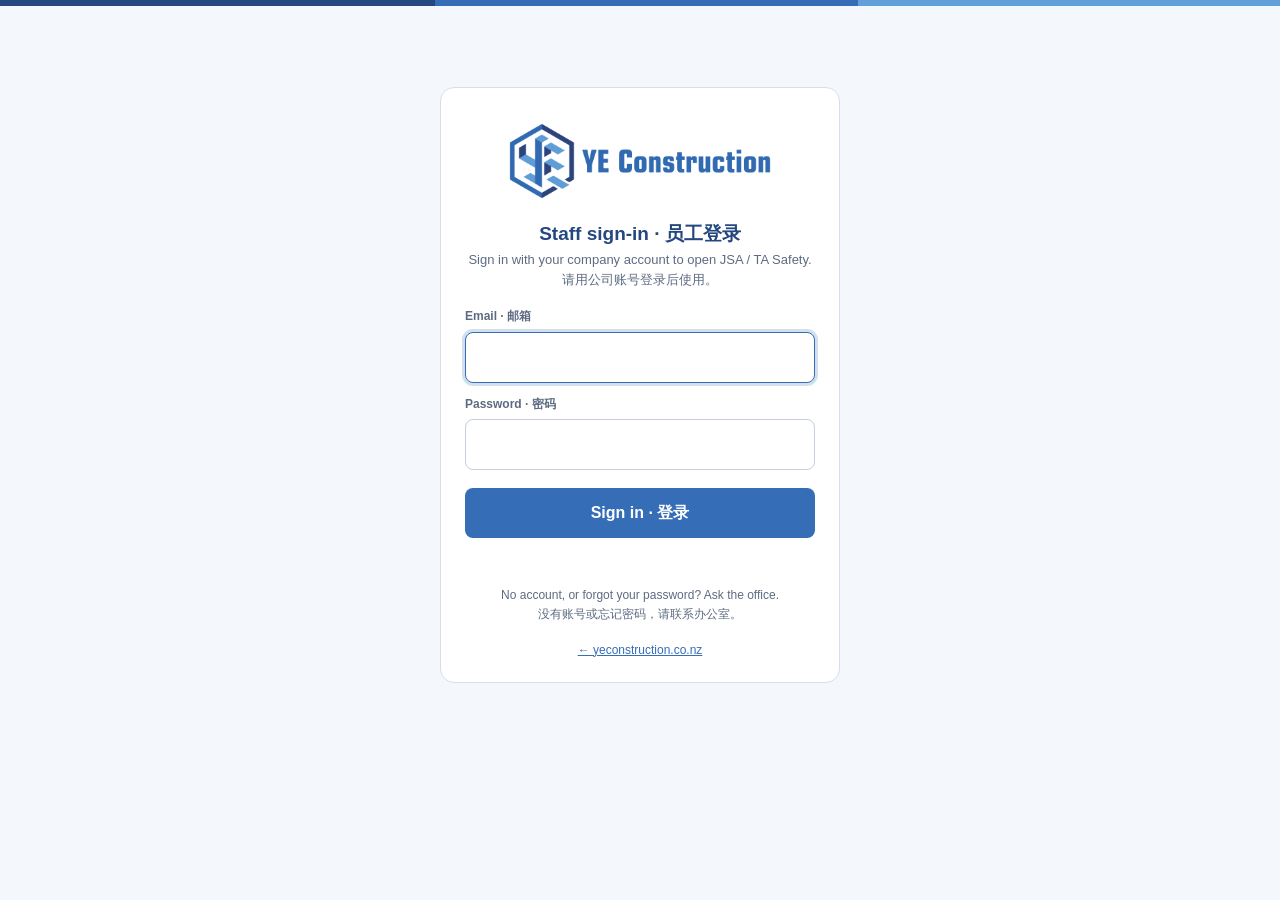
<file: safety/index.html>
<!doctype html>
<html lang="zh-CN">
<head>
<meta charset="utf-8">
<script src="../assets/gate.js" data-need="staff" data-app="JSA / TA Safety"></script>
<meta name="viewport" content="width=device-width,initial-scale=1">
<meta name="theme-color" content="#24477f">
<link rel="icon" href="../icons/icon-192.png">
<title>JSA / TA · YE Construction</title>
<link rel="stylesheet" href="style.css">
<script src="data.js" defer></script>
<script src="app.js" defer></script>
</head>
<body>
<div class="toolbar"><a href="../">← YE Construction</a><div><button id="backList" type="button" class="edit-only"></button><button id="zh" type="button">中文</button><button id="en" type="button">English</button><button id="print" type="button" class="edit-only"></button><button id="export" type="button" class="edit-only"></button><button id="revision" type="button" class="edit-only"></button></div></div>
<main id="listMain">
<header><img src="../assets/logo.png" width="1612" height="540" alt="YE Construction"><div class="eyebrow">SITE SAFETY / YE CONSTRUCTION</div><h1 id="listTitle"></h1><p id="listSub"></p></header>
<section><div class="listbar"><input id="listFilter" type="search" autocomplete="off"><button id="newRec" type="button" class="primary"></button><button id="refreshList" type="button"></button></div><p id="listStatus" role="status" class="muted"></p><div id="records"></div></section>
<footer>YE Construction · yeconstruction.co.nz · YE-HS-001</footer>
</main>
<main id="editMain" hidden>
<header><img src="../assets/logo.png" width="1612" height="540" alt="YE Construction"><div class="eyebrow">SITE SAFETY / YE CONSTRUCTION</div><h1 id="title"></h1><p id="subtitle"></p><div class="meta"><span>YE-HS-001</span><span id="version"></span><span id="status"></span></div></header>
<p id="saveStatus" role="status" class="storage"></p>
<p id="roNote" class="notice" hidden></p>
<p id="notice" class="notice"></p>
<fieldset id="documentFields"><legend class="sr-only">JSA / TA</legend>
<section><h2 id="projectTitle"></h2><div id="projectFields" class="fields"></div></section>
<section><h2 id="scopeTitle"></h2><p id="scopeText"></p><div id="tasks" class="chips"></div><p id="scopeNote" class="muted"></p></section>
<section><h2 id="riskTitle"></h2><p id="riskIntro"></p><div id="matrix" class="table-scroll"></div><p id="hierarchy" class="hierarchy"></p></section>
<section><h2 id="analysisTitle"></h2><p id="analysisNote" class="muted"></p><div id="analysis"></div><button id="addStep" type="button"></button></section>
<section><h2 id="ppeTitle"></h2><div id="ppe" class="chips"></div><h3 id="chemicalTitle"></h3><p id="chemicalNote"></p><div id="chemicals" class="fields"></div></section>
<section><h2 id="briefingTitle"></h2><div id="checks" class="checklist"></div><div id="briefFields" class="fields"></div></section>
</fieldset>
<section><h2 id="signTitle"></h2><p id="declaration" class="declaration"></p><p id="signNotice" class="muted"></p><div id="signedWorkers"></div><form id="signForm"><div id="workerFields" class="fields"></div><label class="check"><input id="ack" type="checkbox" required><span id="ackText"></span></label><label for="signature" id="signatureLabel"></label><div class="sig-wrap" id="sigWrap" data-state="idle"><canvas id="signature" aria-label="Handwritten signature" hidden></canvas><img id="sigImg" alt="Signature" hidden><span class="sig-hint" id="sigHint" hidden></span><button type="button" class="sig-overlay" id="sigStart"></button></div><div class="actions"><button id="sigUndo" type="button" hidden></button><button id="clearSignature" type="button" hidden></button><button id="sigDone" type="button" class="primary" hidden></button><button id="sigRedo" type="button" hidden></button><button id="sign" class="primary" type="submit"></button></div><p id="signError" role="alert"></p></form></section>
<section class="sources"><h2 id="sourcesTitle"></h2><a href="https://www.sitesafe.org.nz/health-safety/managing-hazards-and-risk/task-analysis/" target="_blank" rel="noopener">Site Safe — Task analysis</a><a href="https://www.worksafe.govt.nz/topic-and-industry/working-at-height/working-at-height-in-nz/" target="_blank" rel="noopener">WorkSafe — Working at height</a><a href="https://www.worksafe.govt.nz/managing-health-and-safety/businesses/worker-engagement-and-participation/good-practice-for-worker-engagement-participation-and-representation/" target="_blank" rel="noopener">WorkSafe — Worker engagement</a></section>
<footer>YE Construction · yeconstruction.co.nz · YE-HS-001 <span id="footerRevision"></span></footer>
</main>
</body>
</html>
</file>
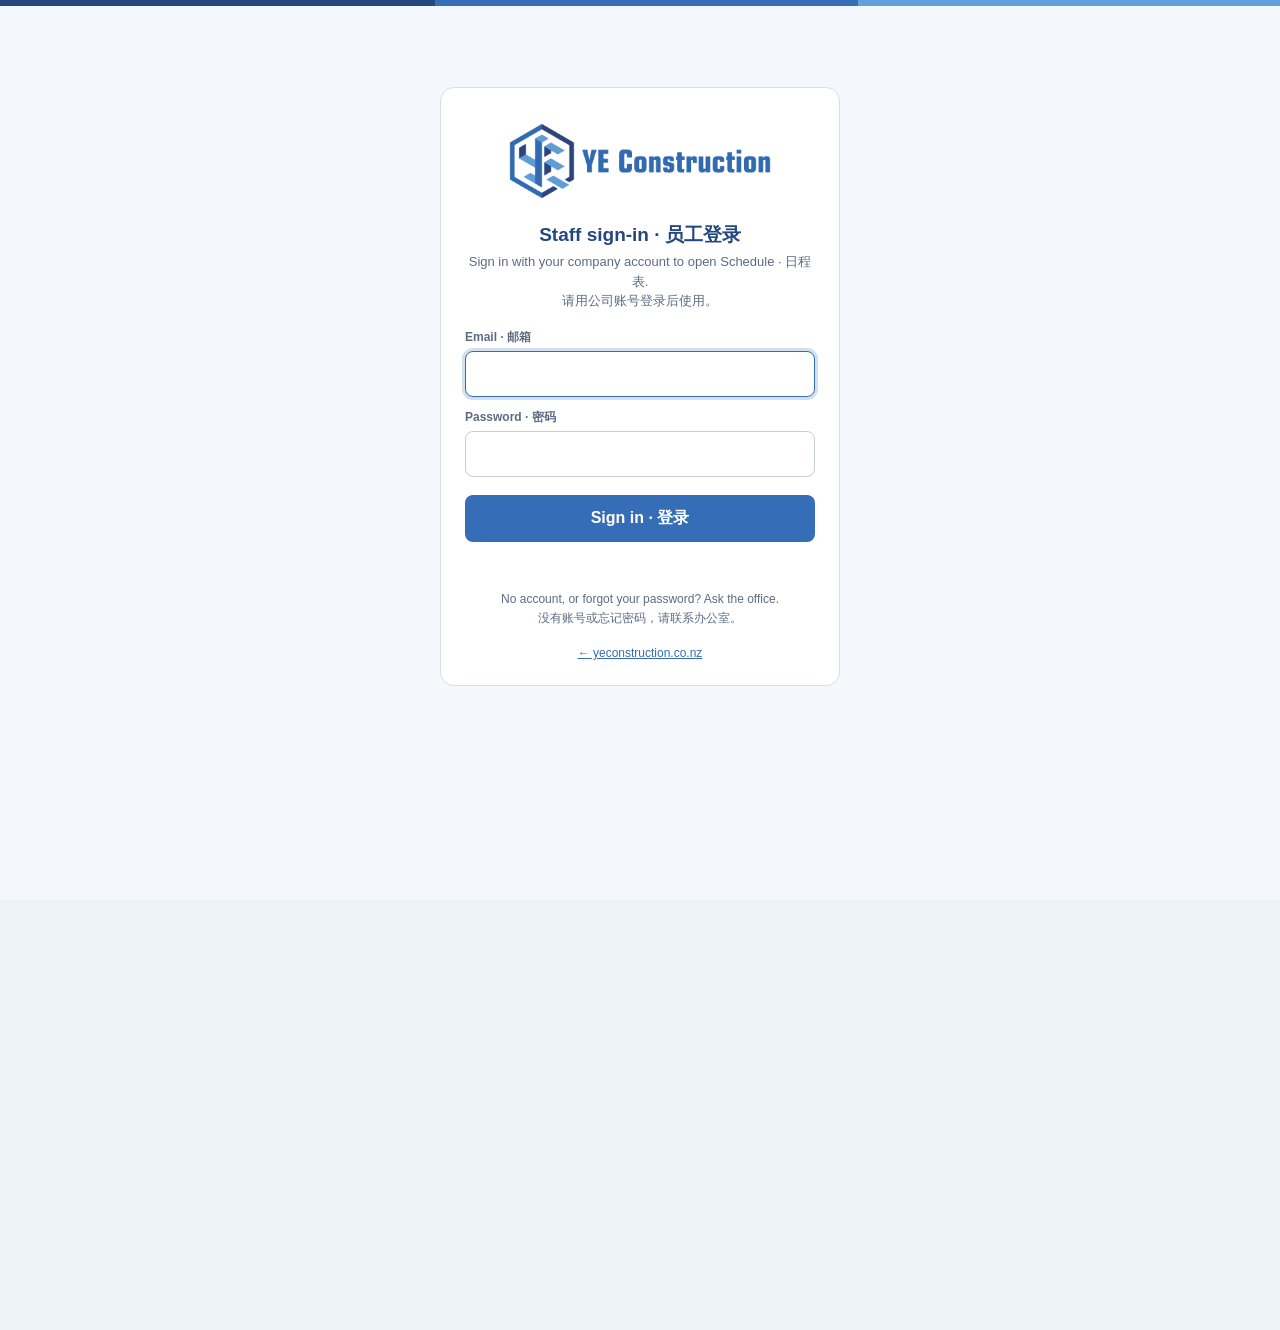
<file: schedule/index.html>
<!doctype html>
<html lang="zh-CN">
<head>
<meta charset="utf-8">
<script src="../assets/gate.js" data-need="staff" data-app="Schedule · 日程表"></script>
<meta name="viewport" content="width=device-width,initial-scale=1,viewport-fit=cover">
<meta name="theme-color" content="#24477f">
<link rel="icon" href="../icons/icon-192.png">
<link rel="apple-touch-icon" href="../icons/icon-180.png">
<title>Schedule · 日程表 · YE Construction</title>
<script src="../assets/sched-lib.js"></script>
<style>
:root{--blue:#356db7;--deep:#24477f;--sky:#62a0db;--ink:#172033;--mute:#5d6b82;--line:#d8dee9;--bg:#eef3fa;--paper:#fff;
  --red:#c62828;--redbg:#fdeeee;--redbg2:#f8d3d3;--green:#1c7a55;--greenbg:#e4f4ec;--amber:#a85d00;--amberbg:#fff3df;--jobbg:#e3ecf9}
*{box-sizing:border-box}
html{-webkit-text-size-adjust:100%}
body{margin:0;font-family:Arial,"Noto Sans SC","PingFang SC","Microsoft YaHei",sans-serif;color:var(--ink);background:var(--bg);line-height:1.4}
.top{height:6px;background:linear-gradient(90deg,var(--deep) 0 34%,var(--blue) 34% 67%,var(--sky) 67%)}
main{max-width:1120px;margin:0 auto;padding:14px 12px calc(40px + env(safe-area-inset-bottom))}
.hero{display:flex;align-items:center;gap:16px;background:var(--paper);border:1px solid var(--line);border-radius:16px;padding:14px 18px}
.hero img{width:190px;height:auto;flex:none;display:block}
.hero .tx{min-width:0;border-left:3px solid var(--sky);padding-left:16px}
.hero h1{font-size:22px;margin:0;color:var(--deep);letter-spacing:.01em}
.hero p{margin:3px 0 0;font-size:13px;color:var(--mute)}
.tools{background:var(--paper);border:1px solid var(--line);border-radius:16px;padding:10px 12px;margin:12px 0;display:flex;flex-wrap:wrap;gap:8px;align-items:center}
.tools .sp{flex:1}
.nav{display:flex;align-items:center;gap:6px}
.month{font-size:20px;font-weight:700;color:var(--deep);min-width:170px;text-align:center}
button,select,input,textarea{font:inherit;font-size:15px}
button{min-height:42px;padding:0 15px;border:1px solid var(--line);border-radius:10px;background:#fff;color:var(--deep);font-weight:700;cursor:pointer;-webkit-tap-highlight-color:transparent}
button:hover{background:#e8eef7}button:active{transform:translateY(1px)}
button.pri{background:var(--blue);border-color:var(--blue);color:#fff}button.pri:hover{background:var(--deep)}
button.dng{color:var(--red);border-color:#efc4c4}
button.sm{min-height:34px;font-size:13px;padding:0 12px}
.seg{display:inline-flex;border:1px solid var(--line);border-radius:10px;overflow:hidden}
.seg button{border:0;border-radius:0;min-height:40px}
.seg button.on{background:var(--deep);color:#fff}
select{min-height:42px;padding:0 10px;border:1px solid var(--line);border-radius:10px;background:#fff;color:var(--ink);max-width:100%}
.msg{font-size:13px;color:var(--mute);min-height:18px;margin:0 4px 8px}.msg.bad{color:var(--red)}
.card{background:var(--paper);border:1px solid var(--line);border-radius:16px;padding:14px 16px;margin:12px 0}
.card h2{font-size:15px;margin:0 0 6px;color:var(--deep)}
/* to-schedule pool */
.pool{border-color:#f0d6a8;background:linear-gradient(0deg,#fff,#fffaf0)}
.pool h2{color:var(--amber);display:flex;gap:8px;align-items:center}
.pool h2 b{background:var(--amber);color:#fff;border-radius:999px;font-size:12px;padding:1px 9px}
.pool .hint{font-size:13px;color:var(--mute);margin-bottom:4px}
.pool .it{display:flex;gap:12px;align-items:center;justify-content:space-between;border-top:1px dashed #e8d3ae;padding:10px 0}
.pool .t{min-width:0}
.pool .tl{font-size:13px;color:var(--mute);margin-top:2px}
.badge{display:inline-block;font-size:11.5px;font-weight:700;border-radius:999px;padding:1px 9px;margin-left:6px;vertical-align:1px;background:var(--greenbg);color:var(--green)}
.badge.warn{background:var(--amberbg);color:var(--amber)}
/* month grid */
.grid{display:grid;grid-template-columns:repeat(7,minmax(0,1fr));border:1px solid var(--line);border-radius:16px;overflow:hidden;background:var(--paper);box-shadow:0 2px 10px rgba(36,71,127,.06)}
.dow{background:var(--deep);color:#fff;text-align:center;font-size:13px;font-weight:700;padding:9px 0}
.dow.we{background:var(--red)}
.cell{min-height:118px;border-top:1px solid var(--line);border-left:1px solid var(--line);padding:5px;cursor:pointer;position:relative;overflow:hidden;background:var(--paper);transition:background .12s}
.cell:nth-child(7n+8){border-left:0}
.cell:hover{background:#f3f7fd}
.cell.out{background:#f4f6f9}.cell.out>*{opacity:.5}
.cell.we{background:var(--redbg)}
.cell.hol{background:var(--redbg2)}
.cell.we .n,.cell.hol .n{color:var(--red)}
.cell.today .n{background:var(--blue);color:#fff!important;border-radius:50%}
.cell.sel{box-shadow:inset 0 0 0 3px var(--sky)}
.n{display:inline-block;min-width:26px;height:26px;line-height:26px;text-align:center;font-size:14px;font-weight:700}
.hn{font-size:11px;font-weight:700;color:var(--red);line-height:1.25;margin:1px 0 3px;word-break:break-word}
.chip{display:block;font-size:11.5px;line-height:1.3;padding:3px 6px;margin:2px 0;border-radius:6px;border-left:3px solid var(--green);background:var(--greenbg);color:var(--ink);white-space:nowrap;overflow:hidden;text-overflow:ellipsis}
.chip.job{border-left-color:var(--deep);background:var(--jobbg)}
.more{font-size:11px;color:var(--mute);padding-left:4px}
.dots{display:none;gap:3px;flex-wrap:wrap;justify-content:center;margin-top:3px}
.dots i{width:7px;height:7px;border-radius:50%;background:var(--green);display:block}
.dots i.job{background:var(--deep)}
.legend{display:flex;gap:14px;flex-wrap:wrap;font-size:12px;color:var(--mute);margin:10px 4px}
.legend span::before{content:"";display:inline-block;width:12px;height:12px;border-radius:4px;margin-right:6px;vertical-align:-2px;background:var(--c);border:1px solid var(--line)}
.hlist{margin:0;padding:0;list-style:none}
.hlist li{display:flex;gap:10px;padding:5px 0;border-top:1px solid #f0e0e0;font-size:14px}
.hlist li:first-child{border-top:0}
.hlist .d{color:var(--red);font-weight:700;min-width:96px}
/* events */
.dayh{font-size:17px;font-weight:700;color:var(--deep);margin:0 0 6px}
.dayh.red{color:var(--red)}
.tag{display:inline-block;background:var(--red);color:#fff;border-radius:999px;font-size:12px;padding:1px 10px;margin-left:8px;vertical-align:2px;font-weight:700}
.tag.we{background:#e57373}
.ev{border-left:5px solid var(--green);background:#fbfdfc;border-radius:10px;padding:10px 12px;margin:8px 0;border-top:1px solid var(--line);border-right:1px solid var(--line);border-bottom:1px solid var(--line)}
.ev.job{border-left-color:var(--deep);background:#fafcff}
.ev .who{font-size:12px;font-weight:700;color:var(--green);letter-spacing:.02em;margin-bottom:2px}
.ev.job .who{color:var(--deep)}
.ev .l{font-size:15.5px;line-height:1.6;word-break:break-word}
.ev .l b{color:var(--deep)}
.ev .w{font-size:14px;color:#374559;margin-top:3px;white-space:pre-wrap;word-break:break-word}
.ev .acts{display:flex;gap:8px;margin-top:8px;flex-wrap:wrap}
/* modal */
.modal{position:fixed;inset:0;background:rgba(10,20,40,.55);z-index:100;display:flex;align-items:center;justify-content:center;padding:16px;overflow:auto}
.modal[hidden]{display:none}
.box{background:#fff;border-radius:16px;max-width:480px;width:100%;padding:18px 18px 16px;margin:auto;box-shadow:0 20px 50px rgba(10,20,40,.35)}
.box h2{margin:0 0 4px;color:var(--deep);font-size:19px}
.box .jobnote{font-size:13px;color:var(--mute);margin-bottom:4px}
.box label{display:block;font-size:12px;font-weight:700;color:var(--mute);margin:12px 0 4px}
.box input,.box textarea,.box select{width:100%;padding:10px 11px;border:1px solid #c5cfdd;border-radius:10px;color:var(--ink);background:#fff;font-size:16px}
.box input:focus,.box textarea:focus,.box select:focus{outline:none;border-color:var(--blue);box-shadow:0 0 0 3px rgba(53,109,183,.22)}
.box textarea{min-height:76px;resize:vertical}
.row2{display:grid;grid-template-columns:1fr 1fr;gap:10px}
/* date pickers always read day/month/year (NZ), whatever the phone's own language is */
input[type=date]{-webkit-appearance:none;appearance:none;text-align:left;min-height:44px}
.nzd{position:relative;display:block}
.nzd input[type=date]{color:transparent!important;caret-color:transparent}
.nzd input[type=date]::-webkit-datetime-edit{opacity:0}
.nzd-t{position:absolute;left:0;top:0;bottom:0;right:40px;display:flex;align-items:center;padding-left:12px;pointer-events:none;white-space:nowrap;overflow:hidden;font-size:16px;color:var(--ink)}
.nzd-t.ph{color:#8a96a8}
.box .acts{display:flex;gap:8px;margin-top:16px;justify-content:flex-end;flex-wrap:wrap}
.box .acts #fDel{margin-right:auto}
@media(max-width:700px){
  main{padding:10px 8px 40px}
  .hero{padding:10px 12px;gap:12px}.hero img{width:104px}.hero .tx{padding-left:12px}.hero h1{font-size:18px}.hero p{font-size:12px}
  .tools{padding:8px}.nav{width:100%}.month{flex:1;min-width:0;font-size:18px}
  .tools .sp{display:none}
  .tools>*{flex:1 1 auto}.tools .nav,.tools .nav>*{flex:initial}.nav .month{flex:1}
  .cell{min-height:70px;padding:3px 2px;text-align:center}
  .chip,.more,.hn{display:none}.dots{display:flex}
  .n{min-width:24px;height:24px;line-height:24px;font-size:14px}
  .cell.hol::after{content:"";position:absolute;left:50%;top:5px;margin-left:11px;width:6px;height:6px;border-radius:50%;background:var(--red)}
  .dow{font-size:12px;padding:7px 0}
  .card{padding:12px;border-radius:14px}
  .pool .it{flex-direction:column;align-items:stretch}.pool .it button{width:100%}
  .hlist .d{min-width:84px}
  .modal{align-items:flex-end;padding:0}
  .box{border-radius:18px 18px 0 0;max-width:none;margin:0;max-height:94vh;overflow:auto;padding-bottom:calc(16px + env(safe-area-inset-bottom))}
}

/* week plan (vertical, Monday to Sunday) */
.wv{display:flex;flex-direction:column;gap:10px}
.wd{display:grid;grid-template-columns:170px 1fr;background:var(--paper);border:1px solid var(--line);border-radius:14px;overflow:hidden;box-shadow:0 2px 10px rgba(36,71,127,.05)}
.wdh{background:#f1f5fb;padding:10px 12px;border-right:1px solid var(--line);display:flex;flex-direction:column;gap:6px;align-items:flex-start;cursor:pointer}
.wdh b{color:var(--deep);font-size:15px}
.wd.we .wdh{background:var(--redbg)}.wd.hol .wdh{background:var(--redbg2)}
.wd.we .wdh b,.wd.hol .wdh b{color:var(--red)}
.wd.tdy{box-shadow:0 0 0 2px var(--sky)}
.wdb{padding:8px 10px;display:flex;flex-direction:column;gap:7px;min-width:0}
.wd.we .wdb{background:#fffafa}.wd.hol .wdb{background:#fff6f6}
.wgrp{font-size:12px;font-weight:700;color:var(--mute);margin-top:2px}
.wempty{color:#aab4c4;padding:2px 0}
.wi{border-left:4px solid var(--green);background:var(--greenbg);border-radius:8px;padding:7px 10px;line-height:1.45;word-break:break-word;font-size:14px}
.wi.job{border-left-color:var(--deep);background:var(--jobbg)}
.wi b{color:var(--deep)}.wi .ww{color:#374559;white-space:pre-wrap}
.wi button{margin-top:6px}
.memo textarea{width:100%;min-height:140px;padding:11px 12px;border:1px solid #c5cfdd;border-radius:10px;font-size:16px;line-height:1.5;color:var(--ink);resize:vertical;background:#fffef8}
.memo textarea:focus{outline:none;border-color:var(--blue);box-shadow:0 0 0 3px rgba(53,109,183,.22)}
.memo textarea[readonly]{background:#f4f6f9}
.memo .st{font-size:12px;color:var(--mute);min-height:16px;margin-top:4px}
.noteprint{display:none;white-space:pre-wrap;font-size:13px}
.printhead{display:none}
.xbtn{display:block;width:100%;text-align:left;margin-top:8px;min-height:46px}
.xrow{display:grid;grid-template-columns:1fr 1fr;gap:10px}
@media(max-width:700px){
  .wd{grid-template-columns:1fr}
  .wdh{flex-direction:row;align-items:center;justify-content:space-between;flex-wrap:wrap;border-right:0;border-bottom:1px solid var(--line)}
}
@media(prefers-reduced-motion:reduce){*{transition:none!important}}
@page{size:A4 landscape;margin:10mm}
@media print{
  .top,.tools,.pool,.legend,#yeNav,.acts,#day,.msg,.modal,.hero{display:none!important}
  body{background:#fff;-webkit-print-color-adjust:exact;print-color-adjust:exact}
  main{max-width:none;padding:0}
  .printhead{display:flex!important;align-items:center;gap:14px;border-bottom:3px solid var(--blue);padding-bottom:8px;margin-bottom:10px}
  .printhead img{width:150px;height:auto}.printhead b{font-size:18px;color:var(--deep)}.printhead div{font-size:13px;color:var(--mute)}
  .grid,.wd,.card{box-shadow:none;break-inside:avoid}.wi button,.wdh button,.memo textarea,.memo .st{display:none!important}.noteprint{display:block!important}.memo{break-inside:avoid}
  .cell{min-height:84px}.chip,.more,.hn{display:block!important}.dots{display:none!important}
  .hols,#hols{break-inside:avoid}
}
</style>
</head>
<body>
<div class="top"></div>
<main>
  <header class="hero">
    <img src="../assets/logo.png" width="1612" height="540" alt="YE Construction">
    <div class="tx"><h1 id="ttl"></h1><p id="sub"></p></div>
  </header>

  <div class="printhead" id="phead"></div>
  <div class="tools">
    <div class="nav"><button id="prev" type="button" aria-label="Previous month">‹</button><div class="month" id="mlabel" aria-live="polite"></div><button id="next" type="button" aria-label="Next month">›</button></div>
    <button id="today" type="button"></button>
    <span class="sp"></span>
    <select id="emp" hidden aria-label="Employee"></select>
    <select id="region" aria-label="Region"></select>
    <div class="seg"><button id="vGrid" type="button"></button><button id="vWeek" type="button"></button><button id="vList" type="button"></button></div>
    <button id="exp" type="button"></button><button id="lang" type="button"></button>
    <button id="add" type="button" class="pri"></button>
  </div>
  <div class="msg" id="msg" role="status"></div>

  <section class="card pool" id="pool"></section>

  <div id="gridWrap"><div class="grid" id="grid"></div></div>
  <div id="weekWrap" hidden></div>
  <section class="card memo" id="memo" hidden></section>
  <div id="listWrap" hidden></div>
  <div class="legend" id="legend"></div>

  <section class="card" id="day"></section>
  <section class="card" id="hols"></section>
</main>

<div class="modal" id="xmodal" hidden><div class="box">
  <h2 id="xT"></h2><div class="jobnote" id="xHint"></div>
  <div class="xrow"><div><label id="xFL" for="xFrom"></label><input type="date" id="xFrom"></div><div><label id="xTL" for="xTo"></label><input type="date" id="xTo"></div></div>
  <button type="button" class="xbtn" id="xPdf"></button><button type="button" class="xbtn" id="xCsv"></button><button type="button" class="xbtn" id="xJson"></button><button type="button" class="xbtn" id="xImp"></button>
  <input type="file" id="xFile" accept=".csv,.json,text/csv,application/json" hidden>
  <div class="msg" id="xMsg" role="status" style="margin-top:10px"></div>
  <div class="acts"><button type="button" id="xClose"></button></div>
</div></div>

<div class="modal" id="modal" hidden><form class="box" id="form" novalidate>
  <h2 id="fT"></h2>
  <div class="jobnote" id="fJob" hidden></div>
  <div id="fEmpW" hidden><label id="fEmpL" for="fEmp"></label><select id="fEmp"></select></div>
  <div class="row2"><div><label id="fDL" for="fD"></label><input type="date" id="fD" required></div>
  <div><label id="fEL" for="fE"></label><input type="date" id="fE"></div></div>
  <div class="row2"><div><label id="fSL" for="fS"></label><input type="time" id="fS"></div>
  <div><label id="fTL" for="fT2"></label><input type="time" id="fT2"></div></div>
  <label id="fAL" for="fA"></label><input id="fA" autocomplete="off">
  <label id="fPL" for="fP"></label><input id="fP" autocomplete="off">
  <label id="fWL" for="fW"></label><textarea id="fW"></textarea>
  <div class="msg bad" id="fMsg"></div>
  <div class="acts"><button type="button" id="fDel" class="dng" hidden></button><button type="button" id="fCancel"></button><button type="submit" class="pri" id="fSave"></button></div>
</form></div>

<script>
(function(){
'use strict';
var SB='https://fkyuhthxfzhqmlikbrfg.supabase.co',SBK='sb_publishable_zbPzA78u7V3htYulP1b9_w_53KQFKHn',SESKEY='ye_ts_ses';
var $=function(i){return document.getElementById(i)};
function lsGet(k){try{return JSON.parse(localStorage.getItem(k)||'null')}catch(e){return null}}
function lsSet(k,v){try{v==null?localStorage.removeItem(k):localStorage.setItem(k,JSON.stringify(v))}catch(e){}}
function esc(t){return String(t==null?'':t).replace(/[&<>"']/g,function(c){return{'&':'&amp;','<':'&lt;','>':'&gt;','"':'&quot;',"'":'&#39;'}[c]})}

/* ---------- language ---------- */
var lang=(function(){var q=new URLSearchParams(location.search).get('lang');if(q==='zh'||q==='en')return q;var s=lsGet('ye_sched_lang');return s==='en'?'en':'zh'})();
var T={
 zh:{noteT:'📝 本周备忘录 / 其他事项',notePh:'在这里写这一周的备忘、提醒或其他事情…',noteSaved:'已保存 ',noteSaving:'保存中…',noteRO:'这是该员工的备忘录，只能查看。',addDay:'＋ 添加',week:'周计划',exp:'导出 / 导入',xT:'导出、备份与导入',xHint:'选择日期范围。备份文件和 CSV 可以再导入回来，重复的日程会自动跳过。',xFL:'从',xTL:'到',xPdf:'📄 导出 PDF（在打印窗口选「另存为 PDF」）',xCsv:'📊 导出 Excel（CSV 表格）',xJson:'💾 保存备份文件（JSON）',xImp:'📥 导入（CSV 或 JSON）',xClose:'关闭',fromTs:'来自工时表',expDone:'已导出 ',impBad:'读不懂这个文件，请使用导出的 CSV 或 JSON。',impNone:'没有可导入的新日程。',impAsk:'将导入 {n} 条日程（跳过重复 {d} 条，无效 {b} 条）。继续吗？',impDone:'已导入 {n} 条日程。',noRange:'请选择日期范围。',ttl:'日程表',sub:'周末与新西兰公共假期以红色标注 · 已确认的报价单会推送给指派的工人',today:'今天',add:'＋ 添加日程',grid:'月历',list:'列表',langBtn:'EN',
  dow:['一','二','三','四','五','六','日'],months:['1月','2月','3月','4月','5月','6月','7月','8月','9月','10月','11月','12月'],
  allEmp:'全部员工',pool:'待安排',poolHint:'报价单已确认，但没有写明工作时间。请自行安排日期和时间。',
  schedule:'安排时间',again:'再安排',done:'已安排',other:'员工日程',weekend:'周末',holiday:'公共假期',mine:'我的日程',
  tbc:'时间待定',noAddr:'（无地址）',noProj:'（无项目）',noItems:'这一天没有安排。',
  newT:'添加日程',editT:'编辑日程',emp:'员工',d:'开始日期',e:'结束日期（可选）',s:'开始时间',t:'结束时间',a:'地址',p:'项目',w:'工作内容',
  save:'保存',cancel:'取消',del:'删除',delQ:'确定删除这条日程吗？',needDate:'请选择日期。',endBefore:'结束日期不能早于开始日期。',
  edit:'编辑',loading:'加载中…',loadFail:'加载失败：',saveFail:'保存失败：',offline:'连不上服务器，请检查网络。',
  synced:'已核对报价单，已确认项目：',syncFail:'报价单核对失败：',byOffice:'办公室安排',jobTag:'已确认项目',
  setupHint:'日程表数据库还没有创建。请先在 Supabase 运行 schedule/supabase-setup.sql。',tl:'报价单上的时间：',
  legWe:'周末',legHol:'公共假期',legJob:'已确认项目',legMine:'日程',holTitle:'本月的红日子',noHol:'本月没有公共假期。',
  workers:'工人',unassigned:'未指派工人',jobFor:'来自报价单：',region:'地区',noJobs:'目前没有分配给你的项目。'},
 en:{noteT:'📝 Notes for this week',notePh:'Write reminders or anything else for this week…',noteSaved:'Saved ',noteSaving:'Saving…',noteRO:'This is the employee’s note (view only).',addDay:'+ Add',week:'Week plan',exp:'Export / Import',xT:'Export, backup and import',xHint:'Pick a date range. Backup and CSV files can be imported back; duplicates are skipped.',xFL:'From',xTL:'To',xPdf:'📄 Export PDF (choose “Save as PDF” in the print window)',xCsv:'📊 Export to Excel (CSV)',xJson:'💾 Save backup file (JSON)',xImp:'📥 Import (CSV or JSON)',xClose:'Close',fromTs:'From timesheet',expDone:'Exported ',impBad:'Could not read this file. Use an exported CSV or JSON.',impNone:'Nothing new to import.',impAsk:'Import {n} entries (skipping {d} duplicates, {b} invalid)? ',impDone:'Imported {n} entries.',noRange:'Choose a date range.',ttl:'Schedule',sub:'Weekends and NZ public holidays are red · confirmed quotes are pushed to the assigned workers',today:'Today',add:'+ Add entry',grid:'Month',list:'List',langBtn:'中文',
  dow:['Mon','Tue','Wed','Thu','Fri','Sat','Sun'],months:['January','February','March','April','May','June','July','August','September','October','November','December'],
  allEmp:'All employees',pool:'To schedule',poolHint:'The quote is confirmed but states no work time. Pick your own date and time.',
  schedule:'Schedule',again:'Schedule again',done:'scheduled',other:'Staff schedule',weekend:'Weekend',holiday:'Public holiday',mine:'My schedule',
  tbc:'Time TBC',noAddr:'(no address)',noProj:'(no project)',noItems:'Nothing scheduled this day.',
  newT:'Add entry',editT:'Edit entry',emp:'Employee',d:'Start date',e:'End date (optional)',s:'Start time',t:'End time',a:'Address',p:'Project',w:'Work to do',
  save:'Save',cancel:'Cancel',del:'Delete',delQ:'Delete this entry?',needDate:'Choose a date.',endBefore:'End date cannot be before the start date.',
  edit:'Edit',loading:'Loading…',loadFail:'Could not load: ',saveFail:'Could not save: ',offline:'Cannot reach the server. Check your connection.',
  synced:'Quotes checked, confirmed jobs: ',syncFail:'Quote check failed: ',byOffice:'Assigned by office',jobTag:'Confirmed job',
  setupHint:'The schedule tables do not exist yet. Run schedule/supabase-setup.sql in Supabase first.',tl:'Timeline on the quote: ',
  legWe:'Weekend',legHol:'Public holiday',legJob:'Confirmed job',legMine:'Entry',holTitle:'Red days this month',noHol:'No public holidays this month.',
  workers:'Workers',unassigned:'No worker assigned',jobFor:'From quote: ',region:'Region',noJobs:'No jobs are assigned to you right now.'}
};
function t(k){return T[lang][k]}

/* ---------- NZ public holidays (national + the chosen region's anniversary day) ---------- */
var MATARIKI={2022:'06-24',2023:'07-14',2024:'06-28',2025:'06-20',2026:'07-10',2027:'06-25',2028:'07-14',2029:'07-06',2030:'06-21',2031:'07-11',2032:'07-02',2033:'06-24',2034:'07-07',2035:'06-29',2036:'07-18',2037:'07-10',2038:'06-25',2039:'07-15',2040:'07-06',2041:'07-19',2042:'07-11',2043:'07-03',2044:'06-24',2045:'07-07',2046:'06-29',2047:'07-19',2048:'07-03',2049:'06-25',2050:'07-15',2051:'06-30',2052:'06-21'};
var REGIONS=[
 ['auckland','Auckland / Northland','奥克兰 / 北地'],['wellington','Wellington','惠灵顿'],['canterbury','Canterbury (Christchurch)','坎特伯雷（基督城）'],['southcanterbury','South Canterbury','南坎特伯雷'],
 ['otago','Otago','奥塔哥'],['southland','Southland','南地'],['taranaki','Taranaki','塔拉纳基'],['hawkesbay',"Hawke's Bay",'霍克湾'],['nelson','Nelson / Tasman','尼尔森 / 塔斯曼'],
 ['marlborough','Marlborough','马尔堡'],['westland','Westland','西海岸'],['chatham','Chatham Islands','查塔姆群岛'],['none','Other region (no local holiday)','其他地区（无地区假期）']];
var region=(function(){var r=lsGet('ye_sched_region');return REGIONS.some(function(x){return x[0]===r})?r:'auckland'})();
function p2(n){return n<10?'0'+n:''+n}
function iso(y,m,d){var x=new Date(Date.UTC(y,m,d));return x.getUTCFullYear()+'-'+p2(x.getUTCMonth()+1)+'-'+p2(x.getUTCDate())}
function dow(y,m,d){return (new Date(Date.UTC(y,m,d)).getUTCDay()+6)%7} /* Mon=0 … Sun=6 */
function nearMon(y,m,d){var w=dow(y,m,d);return d+(w===0?0:w<=3?-w:7-w)} /* the Monday closest to the date */
function nthDow(y,m,wd,n){var d=1;while(dow(y,m,d)!==wd)d++;return d+7*(n-1)}
function easter(y){var a=y%19,b=Math.floor(y/100),c=y%100,d=Math.floor(b/4),e=b%4,f=Math.floor((b+8)/25),g=Math.floor((b-f+1)/3),h=(19*a+b-d-g+15)%30,i=Math.floor(c/4),k=c%4,l=(32+2*e+2*i-h-k)%7,m=Math.floor((a+11*h+22*l)/451),mo=Math.floor((h+l-7*m+114)/31),da=((h+l-7*m+114)%31)+1;return[mo-1,da]}
var holCache={};
function holidays(y,rg){
  rg=rg||'none';var ck=y+rg;if(holCache[ck])return holCache[ck];var H={};
  function put(date,en,zh,shifted){var o=H[date];if(o){o.en+=' / '+en;o.zh+=' / '+zh}else H[date]={en:en+(shifted?' (observed)':''),zh:zh+(shifted?'（顺延）':'')}}
  var w1=dow(y,0,1);put(iso(y,0,w1===5?3:w1===6?2:1),"New Year's Day",'元旦',w1>=5);
  var w2=dow(y,0,2);put(iso(y,0,w2===5?4:w2===6?4:w2===0?3:2),"Day after New Year's Day",'元旦翌日',w2===5||w2===6||w2===0);
  var w=dow(y,1,6);put(iso(y,1,6+(w===5?2:w===6?1:0)),'Waitangi Day','怀唐伊日',w>=5);
  var e=easter(y);put(iso(y,e[0],e[1]-2),'Good Friday','耶稣受难日');put(iso(y,e[0],e[1]+1),'Easter Monday','复活节星期一');
  w=dow(y,3,25);put(iso(y,3,25+(w===5?2:w===6?1:0)),'ANZAC Day','澳新军团日',w>=5);
  put(iso(y,5,nthDow(y,5,0,1)),"King's Birthday",'国王诞辰日');
  if(MATARIKI[y])put(y+'-'+MATARIKI[y],'Matariki','马塔里基（毛利新年）');
  var lab=nthDow(y,9,0,4);put(iso(y,9,lab),'Labour Day','劳动节');
  w=dow(y,11,25);put(iso(y,11,25+(w===5||w===6?2:0)),'Christmas Day','圣诞节',w>=5);
  w=dow(y,11,26);put(iso(y,11,26+(w===5||w===6?2:0)),'Boxing Day','节礼日',w>=5);
  /* regional anniversary days */
  var em=iso(y,e[0],e[1]+1);
  if(rg==='auckland')put(iso(y,0,nearMon(y,0,29)),'Auckland Anniversary Day','奥克兰周年纪念日');
  else if(rg==='wellington')put(iso(y,0,nearMon(y,0,22)),'Wellington Anniversary Day','惠灵顿周年纪念日');
  else if(rg==='nelson')put(iso(y,1,nearMon(y,1,1)),'Nelson Anniversary Day','尼尔森周年纪念日');
  else if(rg==='otago'){var od=iso(y,2,nearMon(y,2,23));if(od===em)od=iso(y,2,nearMon(y,2,23)+1);put(od,'Otago Anniversary Day','奥塔哥周年纪念日')}
  else if(rg==='southland')put(iso(y,e[0],e[1]+2),'Southland Anniversary Day','南地周年纪念日');
  else if(rg==='taranaki')put(iso(y,2,nthDow(y,2,0,2)),'Taranaki Anniversary Day','塔拉纳基周年纪念日');
  else if(rg==='hawkesbay')put(iso(y,9,lab-3),"Hawke's Bay Anniversary Day",'霍克湾周年纪念日');
  else if(rg==='marlborough')put(iso(y,9,lab+7),'Marlborough Anniversary Day','马尔堡周年纪念日');
  else if(rg==='southcanterbury')put(iso(y,8,nthDow(y,8,0,4)),'South Canterbury Anniversary Day','南坎特伯雷周年纪念日');
  else if(rg==='canterbury')put(iso(y,10,nthDow(y,10,1,1)+10),'Canterbury Show Day','坎特伯雷展览日');
  else if(rg==='westland')put(iso(y,11,nearMon(y,11,1)),'Westland Anniversary Day','西海岸周年纪念日');
  else if(rg==='chatham')put(iso(y,10,nearMon(y,10,30)),'Chatham Islands Anniversary Day','查塔姆群岛周年纪念日');
  return holCache[ck]=H}
function holOf(date){var h=holidays(+date.slice(0,4),region)[date];return h?h[lang]:''}

/* ---------- session / api ---------- */
var ses=lsGet(SESKEY),gate=lsGet('ye_gate_ok')||{},me=(ses&&ses.email||'').toLowerCase(),isMgr=gate.role==='manager',myName='';
function jwtPart(tk){try{return JSON.parse(decodeURIComponent(escape(atob(tk.split('.')[1].replace(/-/g,'+').replace(/_/g,'/')))))}catch(e){return{}}}
function toSes(j,old){return{access_token:j.access_token,refresh_token:j.refresh_token,exp:Date.now()+(j.expires_in||3600)*1000,email:(j.user&&j.user.email)||(old&&old.email)||'',uid:(j.user&&j.user.id)||jwtPart(j.access_token).sub||(old&&old.uid)||''}}
async function errOf(r){var m='';try{var j=await r.json();m=j.msg||j.message||j.error_description||j.error||''}catch(e){}var er=new Error((m||'Request failed')+' ('+r.status+')');er.status=r.status;return er}
async function refreshSes(force){
  var o=lsGet(SESKEY);if(o&&o.refresh_token&&ses&&o.refresh_token!==ses.refresh_token){ses=o;force=false}
  if(!force&&ses.exp-Date.now()>120000)return;
  var r=await fetch(SB+'/auth/v1/token?grant_type=refresh_token',{method:'POST',headers:{apikey:SBK,'Content-Type':'application/json'},body:JSON.stringify({refresh_token:ses.refresh_token})});
  if(!r.ok){if([400,401,403].indexOf(r.status)>=0){lsSet(SESKEY,null);throw new Error('Sign-in expired. 登录已过期。')}throw await errOf(r)}
  ses=toSes(await r.json(),ses);lsSet(SESKEY,ses)}
async function sb(path,opt,retried){
  opt=opt||{};if(!ses)throw new Error('Not signed in');await refreshSes();
  var h={apikey:SBK,Authorization:'Bearer '+ses.access_token};if(opt.body)h['Content-Type']='application/json';if(opt.prefer)h.Prefer=opt.prefer;
  var r=await fetch(SB+path,{method:opt.method||'GET',headers:h,body:opt.body,cache:'no-store',keepalive:!!opt.keepalive});
  if(r.status===401&&!retried){await refreshSes(true);return sb(path,opt,true)}
  if(!r.ok)throw await errOf(r);var tx=await r.text();
  if(opt.count){var tot=parseInt(((r.headers.get('content-range')||'').split('/')[1])||'',10);return{rows:tx?JSON.parse(tx):[],total:isNaN(tot)?-1:tot}}
  return tx?JSON.parse(tx):null}
/* every row of a query: the server returns at most 1000 rows per request, so read page after page and make sure nothing is missing.
   `path` must contain a ?query with a stable order= and no limit= */
async function sbAll(path){
  var out=[],r,n=0;
  do{r=await sb(path+'&offset='+out.length,{prefer:'count=exact',count:true});out=out.concat(r.rows)}
  while(r.rows.length&&(r.total<0||out.length<r.total)&&++n<500);
  if(r.total>=0&&out.length<r.total)throw new Error('Incomplete data ('+out.length+'/'+r.total+')');
  return out}
function netMsg(e){if(e instanceof TypeError)return t('offline');if(/ye_sched|relation|schema cache|does not exist/i.test(e.message))return t('setupHint');return e.message}
function say(s,bad){var m=$('msg');m.textContent=s||'';m.className='msg'+(bad?' bad':'')}

/* ---------- state ---------- */
var mode=(function(){var m=lsGet('ye_sched_mode');return m==='list'||m==='week'?m:'grid'})();
function nzToday(){try{return new Intl.DateTimeFormat('en-CA',{timeZone:'Pacific/Auckland'}).format(new Date())}catch(e){var n=new Date();return iso(n.getFullYear(),n.getMonth(),n.getDate())}}
var TODAY=nzToday(),vy=+TODAY.slice(0,4),vm=+TODAY.slice(5,7)-1,sel=TODAY;
var wk=mondayOf(sel),note='',noteOk=true,noteTimer=0,notePend=null;
var jobs=[],entries=[],jobEntries=[],staff=[],editing=null,editDef=null,FORM_DRAFT='ye_sched_form_draft';

function gridRange(){var first=dow(vy,vm,1);return{s:iso(vy,vm,1-first),e:iso(vy,vm,1-first+41)}}
async function loadEntries(){
  var r=curRange();
  entries=await sbAll('/rest/v1/ye_sched_entries?select=*&work_date=lte.'+r.e+'&end_date=gte.'+r.s+'&order=work_date.asc,start_time.asc,id.asc')}
async function loadJobs(){
  jobs=await sbAll('/rest/v1/ye_sched_jobs?select=*&order=start_date.asc.nullsfirst,job_id.asc');
  try{jobEntries=await sbAll('/rest/v1/ye_sched_entries?select=job_id,owner_email&job_id=not.is.null&order=id.asc')}catch(e){jobEntries=[]}}
async function syncJobs(){
  /* office only: reconcile ye_sched_jobs with the signed / paid quotes in the company records (no prices are copied) */
  var q='/rest/v1/ye_records?select=id,type:data-%3E%3Etype,status:data-%3E%3Estatus,no:data-%3E%3Eno,client:data-%3E%3Eclient,project:data-%3E%3Eproject,name:data-%3E%3Ename,assignees:data-%3Eassignees,casuals:data-%3Ecasuals,loc:data-%3Edata-%3Efields-%3E%3EprojectLocation,addr:data-%3Edata-%3Efields-%3E%3EclientAddress,pn:data-%3Edata-%3Efields-%3E%3EprojectName,tl:data-%3Edata-%3Efields-%3E%3Etimeline&kind=eq.job&deleted=is.false&data-%3E%3Etype=eq.quote&data-%3E%3Estatus=in.(signed,paid)&order=id.asc';
  var a=await sbAll(q),call=function(p,o){return sb(p,o)};
  var rows=a.map(function(x){return YESched.rowFrom(x)}),keep={};
  rows.forEach(function(r){keep[r.job_id]=1});
  await YESched.push(rows,null,call);
  /* jobs whose quote is no longer Signed / Paid: only removed after the complete quote list has been read (sbAll throws if it is not complete) */
  var old=(await sbAll('/rest/v1/ye_sched_jobs?select=job_id&order=job_id.asc')).map(function(x){return x.job_id}).filter(function(id){return !keep[id]});
  if(old.length)await YESched.remove(old,call);
  return rows.length}
async function loadStaff(){
  try{var a=await sb('/rest/v1/ye_staff?select=email,name&order=email')||[];staff=a.map(function(s){return{email:(s.email||'').toLowerCase(),name:s.name||''}});
    var mine=staff.filter(function(s){return s.email===me})[0];if(mine&&mine.name)myName=mine.name}catch(e){}
  if(!myName)myName=me.split('@')[0]}
function staffName(email){email=(email||'').toLowerCase();var s=staff.filter(function(x){return x.email===email})[0];return(s&&s.name)||''}
function nameOf(email){return staffName(email)||(email||'').toLowerCase().split('@')[0]}
/* the person an entry belongs to: always the name on the staff list for that email, so one person has one name
   everywhere (older entries stored whatever name was typed at the time) */
function whoOf(e){return staffName(e.owner_email)||e.owner_name||nameOf(e.owner_email)}

/* ---------- item helpers ---------- */
function timeStr(st,en){return st?(en?st+'–'+en:st):t('tbc')}
function itemsOn(date){
  var out=[];
  jobs.forEach(function(j){if(j.start_date&&j.start_date<=date&&date<=(j.end_date||j.start_date))out.push({kind:'job',j:j,st:j.start_time||'',en:j.end_time||'',address:j.address,project:j.project,work:''})});
  var f=$('emp').value;
  entries.forEach(function(e){if(e.work_date<=date&&date<=e.end_date){if(isMgr&&f&&e.owner_email.toLowerCase()!==f)return;out.push({kind:'entry',e:e,st:e.start_time,en:e.end_time,address:e.address,project:e.project,work:e.work})}});
  out.sort(function(a,b){return(a.kind===b.kind?0:a.kind==='job'?-1:1)||((a.st||'99')<(b.st||'99')?-1:(a.st||'99')>(b.st||'99')?1:0)});
  return out}
function pool(){return jobs.filter(function(j){return !j.start_date})}
function lineHtml(it){return'<div class="l">📍 <b>'+esc(it.address||t('noAddr'))+'</b> · 🏗 '+esc(it.project||t('noProj'))+' · 🕐 '+esc(timeStr(it.st,it.en))+'</div>'}
function chipText(it){var who=(isMgr&&it.kind==='entry')?whoOf(it.e).split(' ')[0]+': ':'';return who+(it.st?it.st+' ':'')+(it.address||it.project||it.work||'')}
function workersOf(j){var a=(j.assignees||[]).map(nameOf).concat((j.casuals||[]).map(function(c){return c+(lang==='zh'?'（临时）':' (casual)')}));return a.join(', ')}

/* ---------- dates are always shown NZ style: day/month/year ---------- */
function dmy(d){return d.slice(8,10)+'/'+d.slice(5,7)+'/'+d.slice(0,4)}
function nzShow(i){
  if(!i._nz){var w=document.createElement('span');w.className='nzd';i.parentNode.insertBefore(w,i);w.appendChild(i);
    var s=document.createElement('span');s.className='nzd-t';w.appendChild(s);i._nz=s;
    var open=function(){try{if(i.showPicker)i.showPicker()}catch(e){}};
    i.addEventListener('click',open);
    i.addEventListener('keydown',function(e){if(e.key==='Tab'||e.key==='Escape')return;e.preventDefault();if(e.key==='Enter'||e.key===' ')open();if(e.key==='Backspace'||e.key==='Delete'){i.value='';nzShow(i)}});
    i.addEventListener('input',function(){nzShow(i)});i.addEventListener('change',function(){nzShow(i)})}
  i._nz.textContent=i.value?dmy(i.value):'DD/MM/YYYY';i._nz.className='nzd-t'+(i.value?'':' ph')}
function syncDates(){['fD','fE','xFrom','xTo'].forEach(function(k){nzShow($(k))})}

/* ---------- render ---------- */
function render(){
  $('ttl').textContent=t('ttl');$('sub').textContent=t('sub');$('today').textContent=t('today');$('add').textContent=t('add');
  $('vGrid').textContent=t('grid');$('vWeek').textContent=t('week');$('vList').textContent=t('list');$('exp').textContent=t('exp');$('lang').textContent=t('langBtn');
  $('vGrid').className=mode==='grid'?'on':'';$('vWeek').className=mode==='week'?'on':'';$('vList').className=mode==='list'?'on':'';
  document.documentElement.lang=lang==='zh'?'zh-CN':'en';
  $('mlabel').textContent=periodLabel();
  $('region').innerHTML=REGIONS.map(function(r){return'<option value="'+r[0]+'"'+(r[0]===region?' selected':'')+'>'+esc((lang==='zh'?'地区：':'Region: ')+(lang==='zh'?r[2]:r[1]))+'</option>'}).join('');
  $('legend').innerHTML='<span style="--c:#f8d3d3">'+t('legHol')+'</span><span style="--c:#fdeeee">'+t('legWe')+'</span><span style="--c:#e3ecf9">'+t('legJob')+'</span><span style="--c:#e4f4ec">'+t('legMine')+'</span>';
  renderEmp();renderPool();
  $('gridWrap').hidden=mode!=='grid';$('weekWrap').hidden=mode!=='week';$('listWrap').hidden=mode!=='list';
  if(mode==='grid')renderGrid();else if(mode==='week')renderWeek();else renderList();
  renderDay();renderHols();printHead();renderMemo();$('day').hidden=mode==='week'}
function renderEmp(){
  var s=$('emp');if(!isMgr){s.hidden=true;return}
  var cur=s.value,seen={},opts='<option value="">'+esc(t('allEmp'))+'</option>';
  staff.forEach(function(x){seen[x.email]=1;opts+='<option value="'+esc(x.email)+'">'+esc(x.name||x.email)+'</option>'});
  entries.forEach(function(e){var k=e.owner_email.toLowerCase();if(!seen[k]){seen[k]=1;opts+='<option value="'+esc(k)+'">'+esc(whoOf(e))+'</option>'}});
  if(!seen[me])opts+='<option value="'+esc(me)+'">'+esc(myName||me)+'</option>';
  s.innerHTML=opts;s.value=cur;s.hidden=false}
function renderPool(){
  var p=pool(),el=$('pool');
  if(!p.length){el.hidden=true;el.innerHTML='';return}
  el.hidden=false;
  var h='<h2>'+esc(t('pool'))+' <b>'+p.length+'</b></h2><div class="hint">'+esc(t('poolHint'))+'</div>';
  p.forEach(function(j){
    var n=jobEntries.filter(function(x){return x.job_id===j.job_id}).length,w=workersOf(j);
    h+='<div class="it"><div class="t"><div class="l">📍 <b>'+esc(j.address||t('noAddr'))+'</b> · 🏗 '+esc(j.project||t('noProj'))
      +(n?'<span class="badge">✓ '+n+' '+esc(t('done'))+'</span>':'')+'</div>'
      +(j.timeline?'<div class="tl">'+esc(t('tl'))+esc(j.timeline)+'</div>':'')
      +(isMgr?'<div class="tl">👷 '+(w?esc(w):'<span class="badge warn" style="margin:0">'+esc(t('unassigned'))+'</span>')+'</div>':'')+'</div>'
      +'<button type="button" class="pri" data-pj="'+esc(j.job_id)+'">'+esc(n?t('again'):t('schedule'))+'</button></div>'});
  el.innerHTML=h;
  Array.prototype.forEach.call(el.querySelectorAll('[data-pj]'),function(b){b.onclick=function(){openForm(null,jobDefaults(b.getAttribute('data-pj'),sel))}})}
function renderGrid(){
  var h='';
  for(var i=0;i<7;i++)h+='<div class="dow'+(i>=5?' we':'')+'">'+esc(t('dow')[i])+'</div>';
  for(var k=0;k<42;k++){
    var d=iso(vy,vm,1-dow(vy,vm,1)+k),dd=+d.slice(8),inM=+d.slice(5,7)-1===vm,wd=k%7>=5,hn=holOf(d);
    var its=itemsOn(d),cls='cell'+(inM?'':' out')+(wd?' we':'')+(hn?' hol':'')+(d===TODAY?' today':'')+(d===sel?' sel':'');
    h+='<div class="'+cls+'" data-d="'+d+'" role="button" tabindex="0"><span class="n">'+dd+'</span>'+(hn?'<div class="hn">'+esc(hn)+'</div>':'');
    its.slice(0,3).forEach(function(it){h+='<span class="chip '+(it.kind==='job'?'job':'')+'">'+esc(chipText(it))+'</span>'});
    if(its.length>3)h+='<div class="more">+'+(its.length-3)+'</div>';
    if(its.length){h+='<div class="dots">';its.slice(0,6).forEach(function(it){h+='<i class="'+it.kind+'"></i>'});h+='</div>'}
    h+='</div>'}
  $('grid').innerHTML=h;
  Array.prototype.forEach.call($('grid').querySelectorAll('.cell'),function(c){
    function go(){sel=c.getAttribute('data-d');render();var el=$('day');if(el.scrollIntoView)el.scrollIntoView({behavior:'smooth',block:'nearest'})}
    c.onclick=go;c.onkeydown=function(e){if(e.key==='Enter'||e.key===' '){e.preventDefault();go()}}})}
function dayTitle(d){
  var y=+d.slice(0,4),m=+d.slice(5,7),dn=+d.slice(8),w=dow(y,m-1,dn),hn=holOf(d);
  var wk=lang==='zh'?'周'+t('dow')[w]:t('dow')[w];
  var txt=lang==='zh'?wk+' '+dmy(d):wk+' '+dn+' '+t('months')[m-1]+' '+y;
  return'<div class="dayh'+(w>=5||hn?' red':'')+'">'+esc(txt)+(hn?'<span class="tag">'+esc(hn)+'</span>':w>=5?'<span class="tag we">'+esc(t('weekend'))+'</span>':'')+'</div>'}
function evHtml(it){
  var h='<div class="ev '+it.kind+'">';
  if(it.kind==='job'){var w=workersOf(it.j);h+='<div class="who">'+esc(t('jobTag'))+(it.j.doc_no?' · '+esc(it.j.doc_no):'')+'</div>'+lineHtml(it)+(it.j.timeline?'<div class="w">🗓 '+esc(t('tl'))+esc(it.j.timeline)+'</div>':'')+(isMgr?'<div class="w">👷 '+(w?esc(w):esc(t('unassigned')))+'</div>':'')}
  else{var e=it.e,mine=e.owner_email.toLowerCase()===me,canEdit=(isMgr||e.created_by.toLowerCase()===me)&&e.source!=='timesheet';
    h+='<div class="who">'+(isMgr||!mine?esc(whoOf(e)):esc(t('mine')))+(e.created_by.toLowerCase()!==e.owner_email.toLowerCase()?' · '+esc(t('byOffice')):'')+(e.source==='timesheet'?' · ⏱ '+esc(t('fromTs')):'')+'</div>'+lineHtml(it)+(e.work?'<div class="w">'+esc(e.work)+'</div>':'')
      +(canEdit?'<div class="acts"><button type="button" class="sm" data-ee="'+esc(e.id)+'">'+esc(t('edit'))+'</button></div>':'')}
  return h+'</div>'}
function bindEv(root){Array.prototype.forEach.call(root.querySelectorAll('[data-ee]'),function(b){b.onclick=function(){var e=entries.filter(function(x){return x.id===b.getAttribute('data-ee')})[0];if(e)openForm(e)}})}
function renderDay(){
  var its=itemsOn(sel),h=dayTitle(sel);
  if(!its.length)h+='<div class="msg">'+esc(!isMgr&&!jobs.length&&!entries.length?t('noJobs'):t('noItems'))+'</div>';else its.forEach(function(it){h+=evHtml(it)});
  $('day').innerHTML=h;bindEv($('day'))}
function renderHols(){
  var last=iso(vy,vm+1,0),h='<h2>'+esc(t('holTitle'))+'</h2>',n=0,H=holidays(vy,region);
  for(var d=iso(vy,vm,1);d<=last;d=iso(vy,vm,+d.slice(8)+1)){var o=H[d];if(!o)continue;n++;
    var w=dow(vy,vm,+d.slice(8)),day=lang==='zh'?'周'+t('dow')[w]+' '+dmy(d).slice(0,5):t('dow')[w]+' '+(+d.slice(8))+' '+t('months')[vm].slice(0,3);
    h+=(n===1?'<ul class="hlist">':'')+'<li><span class="d">'+esc(day)+'</span><span>'+esc(o[lang])+'</span></li>'}
  h+=n?'</ul>':'<div class="msg">'+esc(t('noHol'))+'</div>';
  $('hols').innerHTML=h}
function renderList(){
  var h='',last=iso(vy,vm+1,0),any=false;
  for(var d=iso(vy,vm,1);d<=last;d=iso(vy,vm,+d.slice(8)+1)){
    var its=itemsOn(d);if(!its.length&&!holOf(d))continue;any=true;
    h+='<section class="card">'+dayTitle(d);its.forEach(function(it){h+=evHtml(it)});h+='</section>'}
  if(!any)h='<div class="card msg">'+esc(t('noItems'))+'</div>';
  $('listWrap').innerHTML=h;bindEv($('listWrap'))}

/* ---------- entry form ---------- */
function jobDefaults(id,date){
  var j=jobs.filter(function(x){return x.job_id===id})[0];if(!j)return{};
  return{work_date:j.start_date||date,end_date:j.end_date||j.start_date||date,start_time:j.start_time,end_time:j.end_time,address:j.address,project:j.project,work:'',job_id:j.job_id,owner:(j.assignees||[])[0]||'',jobName:(j.doc_no?j.doc_no+' · ':'')+(j.project||j.address||'')}}
function formDraft(){return{editingId:editing&&editing.id||null,def:editDef||null,owner:isMgr?$('fEmp').value:'',work_date:$('fD').value,end_date:$('fE').value,start_time:$('fS').value,end_time:$('fT2').value,address:$('fA').value,project:$('fP').value,work:$('fW').value,saved:Date.now()}}
function stashForm(){if($('modal').hidden)return;lsSet(FORM_DRAFT,formDraft())}
function clearFormDraft(){lsSet(FORM_DRAFT,null)}
function openForm(e,def){
  editing=e;var d=e||def||{work_date:sel,end_date:sel};editDef=d;
  $('fT').textContent=t(e?'editT':'newT');
  var jn=$('fJob');jn.hidden=!d.jobName;jn.textContent=d.jobName?t('jobFor')+d.jobName:'';
  [['fEmpL','emp'],['fDL','d'],['fEL','e'],['fSL','s'],['fTL','t'],['fAL','a'],['fPL','p'],['fWL','w']].forEach(function(x){$(x[0]).textContent=t(x[1])});
  $('fSave').textContent=t('save');$('fCancel').textContent=t('cancel');$('fDel').textContent=t('del');$('fDel').hidden=!e;
  $('fD').value=d.work_date||sel;$('fE').value=(d.end_date&&d.end_date!==d.work_date)?d.end_date:'';$('fS').value=d.start_time||'';$('fT2').value=d.end_time||'';
  $('fA').value=d.address||'';$('fP').value=d.project||'';$('fW').value=d.work||'';$('fMsg').textContent='';
  $('fEmpW').hidden=!isMgr;
  if(isMgr){var s=$('fEmp'),seen={},o='';
    var opt=function(em,nm){em=em.toLowerCase();if(!em||seen[em])return;seen[em]=1;o+='<option value="'+esc(em)+'">'+esc(nm||em)+'</option>'};
    opt(me,myName||me);staff.forEach(function(x){opt(x.email,x.name)});if(e)opt(e.owner_email,whoOf(e));if(d.owner)opt(d.owner,nameOf(d.owner));
    s.innerHTML=o;s.value=e?e.owner_email.toLowerCase():(d.owner||$('emp').value||me)}
  syncDates();$('modal').hidden=false;$('fD').focus()}
function closeForm(){$('modal').hidden=true;clearFormDraft()}
async function saveForm(ev){
  ev.preventDefault();var fm=$('fMsg');fm.textContent='';
  var d=$('fD').value,e=$('fE').value||d;
  if(!d){fm.textContent=t('needDate');return}if(e<d){fm.textContent=t('endBefore');return}
  var owner=isMgr?$('fEmp').value.toLowerCase():me,oname=owner===me?myName:nameOf(owner);
  var row={owner_email:owner,owner_name:oname,work_date:d,end_date:e,start_time:$('fS').value,end_time:$('fT2').value,address:$('fA').value.trim(),project:$('fP').value.trim(),work:$('fW').value.trim()};
  var btn=$('fSave');btn.disabled=true;
  try{
    if(editing)await sb('/rest/v1/ye_sched_entries?id=eq.'+encodeURIComponent(editing.id),{method:'PATCH',body:JSON.stringify(row),prefer:'return=minimal'});
    else{row.created_by=me;if(editDef&&editDef.job_id)row.job_id=editDef.job_id;await sb('/rest/v1/ye_sched_entries',{method:'POST',body:JSON.stringify(row),prefer:'return=minimal'})}
    clearFormDraft();closeForm();sel=d;vy=+d.slice(0,4);vm=+d.slice(5,7)-1;
    await Promise.all([loadEntries(),loadJobs()]);render()
  }catch(er){fm.textContent=t('saveFail')+netMsg(er)}
  btn.disabled=false}
async function delForm(){
  if(!editing||!confirm(t('delQ')))return;
  try{await sb('/rest/v1/ye_sched_entries?id=eq.'+encodeURIComponent(editing.id),{method:'DELETE'});clearFormDraft();closeForm();await Promise.all([loadEntries(),loadJobs()]);render()}
  catch(er){$('fMsg').textContent=t('saveFail')+netMsg(er)}}

/* ---------- week plan, export / import ---------- */
function mondayOf(d){var y=+d.slice(0,4),m=+d.slice(5,7)-1,dd=+d.slice(8);return iso(y,m,dd-dow(y,m,dd))}
function addDays(d,n){return iso(+d.slice(0,4),+d.slice(5,7)-1,+d.slice(8)+n)}
function curRange(){return mode==='week'?{s:wk,e:addDays(wk,6)}:gridRange()}
function shortDate(d){return lang==='zh'?dmy(d).slice(0,5):(+d.slice(8))+' '+t('months')[+d.slice(5,7)-1].slice(0,3)}
function periodLabel(){
  if(mode==='week'){var b=addDays(wk,6);return lang==='zh'?dmy(wk)+' – '+dmy(b):shortDate(wk)+' – '+shortDate(b)+' '+b.slice(0,4)}
  return t('months')[vm]+' '+vy}
function dayLabel(d){var w=dow(+d.slice(0,4),+d.slice(5,7)-1,+d.slice(8));return(lang==='zh'?'周'+t('dow')[w]:t('dow')[w])+' '+shortDate(d)}
function wiHtml(it){
  var ts=it.e&&it.e.source==='timesheet',btn='';
  if(it.kind==='entry'&&!ts&&(isMgr||it.e.created_by.toLowerCase()===me))btn='<div><button type="button" class="sm" data-ee="'+esc(it.e.id)+'">'+esc(t('edit'))+'</button></div>';
  return'<div class="wi '+(it.kind==='job'?'job':'')+'"><b>'+esc(it.st?(it.en?it.st+'–'+it.en:it.st):t('tbc'))+(ts?' ⏱':'')+'</b>'
    +(it.address?'<div>📍 '+esc(it.address)+'</div>':'')+(it.project?'<div>🏗 '+esc(it.project)+'</div>':'')+(it.work?'<div class="ww">'+esc(it.work)+'</div>':'')
    +(it.kind==='job'&&it.j.timeline?'<div class="ww">🗓 '+esc(t('tl'))+esc(it.j.timeline)+'</div>':'')
    +(it.kind==='job'&&isMgr?'<div class="ww">👷 '+esc(workersOf(it.j)||t('unassigned'))+'</div>':'')+btn+'</div>'}
function renderWeek(){
  var h='<div class="wv">',i;
  for(i=0;i<7;i++){
    var d=addDays(wk,i),hn=holOf(d),its=itemsOn(d);
    h+='<div class="wd'+(i>=5?' we':'')+(hn?' hol':'')+(d===TODAY?' tdy':'')+'"><div class="wdh" data-d="'+d+'"><b>'+esc(dayLabel(d))+'</b>'
      +(hn?'<span class="tag" style="margin:0">'+esc(hn)+'</span>':i>=5?'<span class="tag we" style="margin:0">'+esc(t('weekend'))+'</span>':'')
      +'<button type="button" class="sm" data-add="'+d+'">'+esc(t('addDay'))+'</button></div><div class="wdb">';
    if(!its.length)h+='<div class="wempty">—</div>';
    else{
      its.filter(function(x){return x.kind==='job'}).forEach(function(x){h+=wiHtml(x)});
      var last='';
      its.filter(function(x){return x.kind==='entry'}).sort(function(a,b){var A=whoOf(a.e),B=whoOf(b.e);return A<B?-1:A>B?1:0}).forEach(function(x){
        var who=whoOf(x.e);
        if(isMgr&&who!==last){h+='<div class="wgrp">👷 '+esc(who)+'</div>';last=who}
        h+=wiHtml(x)})}
    h+='</div></div>'}
  h+='</div>';
  var el=$('weekWrap');el.innerHTML=h;
  Array.prototype.forEach.call(el.querySelectorAll('[data-add]'),function(b){b.onclick=function(ev){ev.stopPropagation();sel=b.getAttribute('data-add');openForm(null)}});
  Array.prototype.forEach.call(el.querySelectorAll('.wdh[data-d]'),function(c){c.onclick=function(){sel=c.getAttribute('data-d')}});
  bindEv(el)}
/* weekly notes (one note per person per week, saved in the cloud) */
function noteOwner(){var f=$('emp').value;return isMgr&&f?f:me}
async function loadNote(){
  try{var a=await sb('/rest/v1/ye_sched_notes?select=note&owner_email=eq.'+encodeURIComponent(noteOwner())+'&week_start=eq.'+wk)||[];note=a[0]?a[0].note:'';noteOk=true}
  catch(e){note='';noteOk=false}}
function renderMemo(){
  var el=$('memo');el.hidden=mode!=='week';if(mode!=='week')return;
  var ro=noteOwner()!==me;
  el.innerHTML='<h2>'+esc(t('noteT'))+'</h2>'+(noteOk?'<textarea id="noteTa" '+(ro?'readonly ':'')+'placeholder="'+esc(t('notePh'))+'" maxlength="5000">'+esc(note)+'</textarea><div class="st" id="noteSt">'+(ro?esc(t('noteRO')):'')+'</div><div class="noteprint">'+esc(note)+'</div>':'<div class="msg bad">'+esc(t('setupHint'))+'</div>');
  var ta=$('noteTa');if(!ta||ro)return;
  ta.oninput=function(){
    note=ta.value;var w=wk,txt=note;$('noteSt').textContent=t('noteSaving');clearTimeout(noteTimer);
    notePend={w:w,txt:txt};noteTimer=setTimeout(function(){saveNote(w,txt)},900)}}
/* leaving the page (or switching app) right after typing: save what is still waiting */
function flushNote(){if(!notePend)return;clearTimeout(noteTimer);var p=notePend;saveNote(p.w,p.txt,true)}
async function saveNote(w,txt,leaving){
  notePend=null;
  try{await sb('/rest/v1/ye_sched_notes?on_conflict=owner_email,week_start',{keepalive:!!leaving,method:'POST',body:JSON.stringify({owner_email:me,week_start:w,note:txt,updated_at:new Date().toISOString()}),prefer:'resolution=merge-duplicates,return=minimal'});
    var s=$('noteSt');if(s&&w===wk)s.textContent=t('noteSaved')+new Date().toLocaleTimeString(lang==='zh'?'zh-CN':'en-NZ',{hour:'2-digit',minute:'2-digit'})}
  catch(e){var s2=$('noteSt');if(s2)s2.textContent=t('saveFail')+netMsg(e)}}
function printHead(){
  var f=$('emp').value,who=isMgr&&f?' · '+nameOf(f):(isMgr?' · '+t('allEmp'):' · '+(myName||me));
  var rn='';REGIONS.forEach(function(r){if(r[0]===region)rn=lang==='zh'?r[2]:r[1]});
  $('phead').innerHTML='<img src="../assets/logo.png" alt="YE Construction"><div><b>'+esc(t('ttl'))+' · '+esc(periodLabel())+'</b><br>'+esc(who.slice(3))+' · '+esc(rn)+'</div>'}

function xmsg(s,bad){var m=$('xMsg');m.textContent=s||'';m.className='msg'+(bad?' bad':'')}
function openExp(){
  var r=curRange(),first=mode==='week'?r.s:iso(vy,vm,1),last=mode==='week'?r.e:iso(vy,vm+1,0);
  ['xT','xHint','xFL','xTL','xPdf','xCsv','xJson','xImp','xClose'].forEach(function(k){$(k).textContent=t(k)});
  $('xFrom').value=first;$('xTo').value=last;syncDates();xmsg('');$('xmodal').hidden=false}
function doPdf(){
  $('xmodal').hidden=true;var old=document.title;
  document.title='YE-Schedule-'+periodLabel().replace(/[^\w一-鿿]+/g,'-');
  window.addEventListener('afterprint',function once(){document.title=old;window.removeEventListener('afterprint',once)});
  setTimeout(function(){window.print()},120)}
async function fetchRange(s,e,all){
  var a=await sbAll('/rest/v1/ye_sched_entries?select=*&work_date=lte.'+e+'&end_date=gte.'+s+'&order=work_date.asc,start_time.asc,id.asc');
  var f=$('emp').value;if(!all&&isMgr&&f)a=a.filter(function(x){return x.owner_email.toLowerCase()===f});return a}
var COLS=['employee_email','employee_name','date','end_date','start_time','end_time','address','project','work'];
function outRows(a){return a.map(function(e){return{employee_email:e.owner_email,employee_name:whoOf(e),date:e.work_date,end_date:e.end_date,start_time:e.start_time,end_time:e.end_time,address:e.address,project:e.project,work:e.work}})}
function csvCell(v){v=String(v==null?'':v);return/[",\r\n]/.test(v)?'"'+v.replace(/"/g,'""')+'"':v}
function csvParse(txt){
  var rows=[],row=[],cur='',q=false,i,c;
  for(i=0;i<txt.length;i++){c=txt[i];
    if(q){if(c==='"'){if(txt[i+1]==='"'){cur+='"';i++}else q=false}else cur+=c}
    else if(c==='"')q=true;else if(c===','){row.push(cur);cur=''}
    else if(c==='\n'||c==='\r'){if(c==='\r'&&txt[i+1]==='\n')i++;row.push(cur);cur='';if(row.some(function(x){return x!==''}))rows.push(row);row=[]}
    else cur+=c}
  row.push(cur);if(row.some(function(x){return x!==''}))rows.push(row);
  if(!rows.length)return[];
  var head=rows[0].map(function(x){return x.trim().toLowerCase()});
  return rows.slice(1).map(function(r){var o={};head.forEach(function(h,k){o[h]=(r[k]||'').trim()});return o})}
function download(name,text,type){var b=new Blob([text],{type:type}),a=document.createElement('a');a.href=URL.createObjectURL(b);a.download=name;document.body.appendChild(a);a.click();setTimeout(function(){URL.revokeObjectURL(a.href);a.remove()},800)}
async function doExport(kind){
  var s=$('xFrom').value,e=$('xTo').value;if(!s||!e||e<s){xmsg(t('noRange'),true);return}
  xmsg(t('loading'));
  try{var rows=outRows(await fetchRange(s,e,false)),nm='YE-Schedule-'+s+'_'+e;
    if(kind==='csv'){rows.forEach(function(r){r.date=dmy(r.date);r.end_date=dmy(r.end_date)});download(nm+'.csv','﻿'+COLS.join(',')+'\r\n'+rows.map(function(r){return COLS.map(function(c){return csvCell(r[c])}).join(',')}).join('\r\n'),'text/csv;charset=utf-8')}
    else download(nm+'.json',JSON.stringify({app:'YE-Schedule',version:1,exported:new Date().toISOString(),from:s,to:e,entries:rows},null,1),'application/json');
    xmsg(t('expDone')+rows.length)}
  catch(er){xmsg(netMsg(er),true)}}
function normDate(v){
  v=String(v||'').trim();if(/^\d{4}-\d{2}-\d{2}$/.test(v))return v;
  var m=/^(\d{1,2})[\/.](\d{1,2})[\/.](\d{2,4})$/.exec(v);if(!m)return'';
  var y=+m[3];if(y<100)y+=2000;return iso(y,+m[2]-1,+m[1])}
function normTime(v){var m=/^(\d{1,2}):(\d{2})/.exec(String(v||'').trim());return m&&+m[1]<24&&+m[2]<60?p2(+m[1])+':'+m[2]:''}
async function doImport(file){
  xmsg(t('loading'));
  try{
    var txt=(await file.text()).replace(/^﻿/,''),src;
    try{if(/^\s*[\[{]/.test(txt)){var j=JSON.parse(txt);src=Array.isArray(j)?j:(j.entries||[])}else src=csvParse(txt)}catch(e){xmsg(t('impBad'),true);return}
    if(!Array.isArray(src)||!src.length){xmsg(t('impNone'),true);return}
    var out=[],bad=0;
    src.forEach(function(r){
      var d=normDate(r.date||r.work_date),e=normDate(r.end_date)||d;if(!d||e<d){bad++;return}
      var owner=isMgr?String(r.employee_email||r.owner_email||'').trim().toLowerCase()||me:me;
      out.push({owner_email:owner,owner_name:owner===me?myName:(r.employee_name||r.owner_name||nameOf(owner)),created_by:me,work_date:d,end_date:e,
        start_time:normTime(r.start_time),end_time:normTime(r.end_time),address:String(r.address||'').trim(),project:String(r.project||'').trim(),work:String(r.work||'').trim(),source:'import'})});
    if(!out.length){xmsg(t('impNone'),true);return}
    var lo=out.reduce(function(a,x){return x.work_date<a?x.work_date:a},out[0].work_date),hi=out.reduce(function(a,x){return x.end_date>a?x.end_date:a},out[0].end_date);
    var key=function(x){return[x.owner_email.toLowerCase(),x.work_date,x.end_date,x.start_time,x.end_time,x.address.toLowerCase(),x.project.toLowerCase(),x.work.toLowerCase()].join('|')};
    var have={};(await fetchRange(lo,hi,true)).forEach(function(x){have[key({owner_email:x.owner_email,work_date:x.work_date,end_date:x.end_date,start_time:x.start_time,end_time:x.end_time,address:x.address,project:x.project,work:x.work})]=1});
    var fresh=out.filter(function(x){var k=key(x);if(have[k])return false;have[k]=1;return true}),dup=out.length-fresh.length;
    if(!fresh.length){xmsg(t('impNone'),true);return}
    if(!confirm(t('impAsk').replace('{n}',fresh.length).replace('{d}',dup).replace('{b}',bad))){xmsg('');return}
    for(var i=0;i<fresh.length;i+=100)await sb('/rest/v1/ye_sched_entries',{method:'POST',body:JSON.stringify(fresh.slice(i,i+100)),prefer:'return=minimal'});
    xmsg(t('impDone').replace('{n}',fresh.length));await reload()
  }catch(er){xmsg(t('saveFail')+netMsg(er),true)}}

/* ---------- wiring ---------- */
function shift(n){if(mode==='week'){wk=addDays(wk,7*n);var mid=addDays(wk,3);vy=+mid.slice(0,4);vm=+mid.slice(5,7)-1;if(sel<wk||sel>addDays(wk,6))sel=wk}else{vm+=n;if(vm<0){vm=11;vy--}if(vm>11){vm=0;vy++}}reload()}
async function reload(){try{await loadEntries();if(mode==='week')await loadNote()}catch(e){say(t('loadFail')+netMsg(e),true)}render()}
$('prev').onclick=function(){shift(-1)};$('next').onclick=function(){shift(1)};
$('today').onclick=function(){vy=+TODAY.slice(0,4);vm=+TODAY.slice(5,7)-1;sel=TODAY;wk=mondayOf(TODAY);reload()};
$('add').onclick=function(){openForm(null)};
function setMode(m){mode=m;lsSet('ye_sched_mode',mode);if(m==='week'){wk=mondayOf(sel);var mid=addDays(wk,3);vy=+mid.slice(0,4);vm=+mid.slice(5,7)-1}reload()}
$('vGrid').onclick=function(){setMode('grid')};$('vWeek').onclick=function(){setMode('week')};$('vList').onclick=function(){setMode('list')};
$('lang').onclick=function(){lang=lang==='zh'?'en':'zh';lsSet('ye_sched_lang',lang);render()};
$('region').onchange=function(){region=$('region').value;lsSet('ye_sched_region',region);render()};
$('emp').onchange=function(){if(mode==='week')reload();else render()};
$('exp').onclick=openExp;$('xClose').onclick=function(){$('xmodal').hidden=true};$('xPdf').onclick=doPdf;$('xCsv').onclick=function(){doExport('csv')};$('xJson').onclick=function(){doExport('json')};$('xImp').onclick=function(){$('xFile').click()};$('xFile').onchange=function(){if(this.files[0])doImport(this.files[0]);this.value=''};
$('xmodal').addEventListener('mousedown',function(e){if(e.target===$('xmodal'))$('xmodal').hidden=true});
$('form').onsubmit=saveForm;$('fCancel').onclick=closeForm;$('fDel').onclick=delForm;
$('form').addEventListener('input',stashForm);$('form').addEventListener('change',stashForm);
$('modal').addEventListener('mousedown',function(e){if(e.target===$('modal'))closeForm()});
document.addEventListener('keydown',function(e){if(e.key==='Escape'&&!$('modal').hidden)closeForm()});
document.addEventListener('visibilitychange',function(){if(document.visibilityState==='hidden'){flushNote();stashForm()}});
window.addEventListener('pagehide',function(){flushNote();stashForm()});

/* office only: make sure every employee's timesheet shifts are on the schedule, even if their phone has not synced them yet */
function normA(x){return String(x||'').toLowerCase().replace(/[^a-z0-9\u4e00-\u9fff]/g,'')}
async function syncTimesheets(){
  var rows=await sbAll('/rest/v1/ye_timesheets?select=id,email,employee,shifts:data-%3Eshifts&order=id.asc');
  var key=function(x){return[x.ts_id,x.work_date,x.start_time||'',x.end_time||'',normA(x.address),x.job_id||''].join('|')};
  var want={},ids={};
  rows.forEach(function(r){
    var email=String(r.email||'').trim().toLowerCase();if(!email||!Array.isArray(r.shifts))return;ids[String(r.id)]=1;
    r.shifts.forEach(function(s){
      if(!Array.isArray(s))return;var date=String(s[0]||'');if(!/^\d{4}-\d\d-\d\d$/.test(date))return;
      var loc=String(s[4]||'').trim(),cow=String(s[5]||'').trim();
      /* only the jobs this worker is assigned to (the same ones their own Timesheet can see) */
      var job=YESched.matchJob(jobs.filter(function(j){return(j.assignees||[]).indexOf(email)>=0}),loc);
      var row={owner_email:email,owner_name:staffName(email)||r.employee||email.split('@')[0],created_by:email,work_date:date,end_date:date,start_time:String(s[1]||''),end_time:String(s[2]||''),address:loc,
        project:job?(job.project||''):'',work:'Timesheet 工时表'+(cow?' · '+cow:''),job_id:job?job.job_id:null,source:'timesheet',ts_id:String(r.id)};
      want[key(row)]=row})});
  var have=await sbAll('/rest/v1/ye_sched_entries?select=id,work_date,start_time,end_time,address,ts_id,job_id&source=eq.timesheet&order=id.asc');
  var haveKeys={},extra=[];
  have.forEach(function(x){var k=key(x);if(want[k]&&!haveKeys[k])haveKeys[k]=1;else if(ids[x.ts_id])extra.push(x.id)});
  var add=Object.keys(want).filter(function(k){return !haveKeys[k]}).map(function(k){return want[k]}),i;
  for(i=0;i<extra.length;i+=50)await sb('/rest/v1/ye_sched_entries?id=in.('+extra.slice(i,i+50).join(',')+')',{method:'DELETE'});
  for(i=0;i<add.length;i+=100)await sb('/rest/v1/ye_sched_entries',{method:'POST',body:JSON.stringify(add.slice(i,i+100)),prefer:'return=minimal'});
  return add.length+extra.length>0}
async function boot(){
  render();
  if(!ses){say('Please sign in from the home page. 请先在主页登录。',true);return}
  say(t('loading'));
  var failed=false;
  try{
    await loadStaff();
    if(isMgr){try{await syncJobs()}catch(e){say(t('syncFail')+netMsg(e),true);failed=true}}
    await Promise.all([loadJobs(),loadEntries()]);
    if(isMgr){try{if(await syncTimesheets())await loadEntries()}catch(e){}}
    if(mode==='week')await loadNote();
    if(!failed)say('');
  }catch(e){say(t('loadFail')+netMsg(e),true)}
  render();var fd=lsGet(FORM_DRAFT);if(fd&&fd.saved&&Date.now()-fd.saved<7*86400000){var ee=fd.editingId?entries.filter(function(x){return x.id===fd.editingId})[0]:null;openForm(ee,fd.def||{work_date:fd.work_date||sel,end_date:fd.end_date||fd.work_date||sel});if(isMgr&&fd.owner)$('fEmp').value=fd.owner;$('fD').value=fd.work_date||$('fD').value;$('fE').value=fd.end_date||'';$('fS').value=fd.start_time||'';$('fT2').value=fd.end_time||'';$('fA').value=fd.address||'';$('fP').value=fd.project||'';$('fW').value=fd.work||'';syncDates();$('fMsg').textContent=lang==='zh'?'已恢复上次未保存的日程草稿。':'Restored your unsaved schedule draft.'}}
boot();
window.__sched={holidays:holidays};
})();
</script>
</body>
</html>
</file>
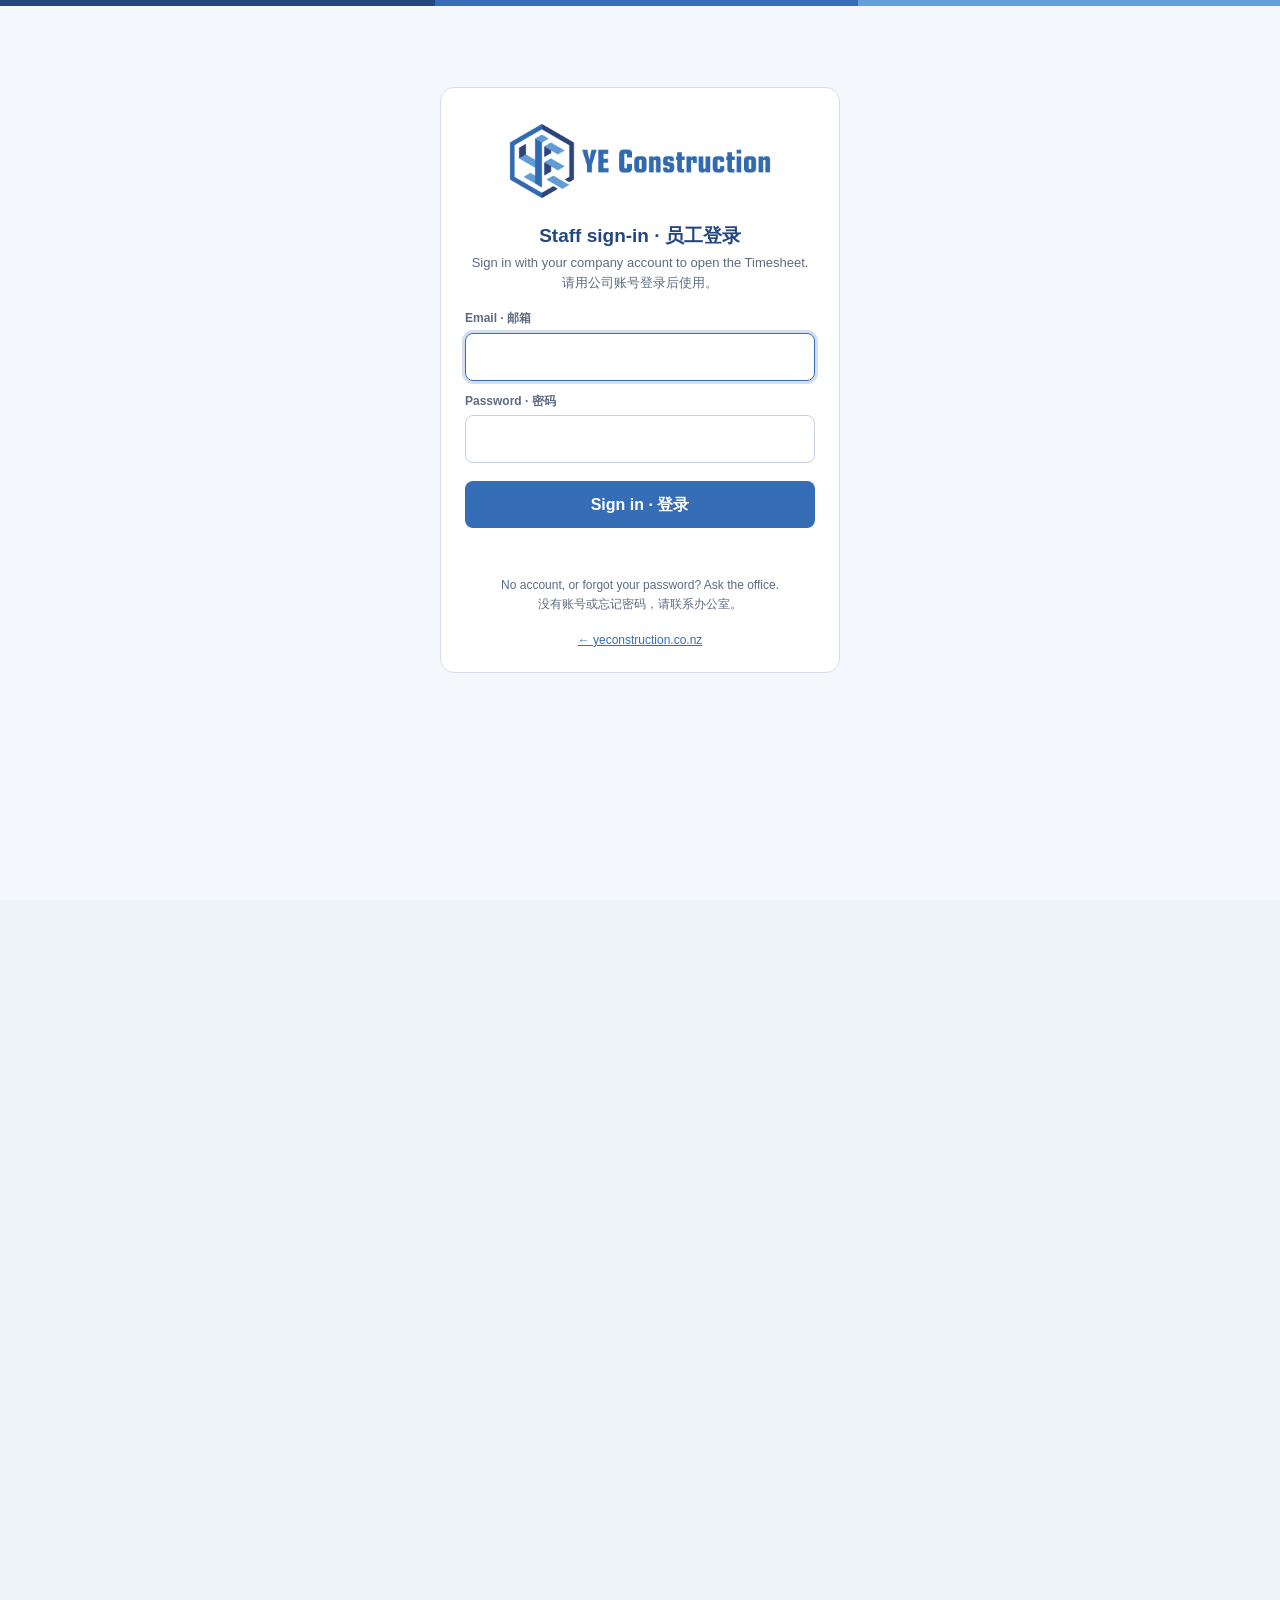
<file: timesheet/index.html>
<!doctype html><html lang="en"><head><meta charset="utf-8">
<script src="../assets/gate.js" data-need="staff" data-app="the Timesheet"></script><meta name="viewport" content="width=device-width,initial-scale=1,viewport-fit=cover">
<meta name="apple-mobile-web-app-capable" content="yes"><meta name="apple-mobile-web-app-title" content="YE Timesheet"><meta name="application-name" content="YE Timesheet"><meta name="theme-color" content="#ffffff"><link rel="icon" type="image/png" href="icons/icon-192.png"><link rel="apple-touch-icon" href="icons/icon-180.png"><link rel="manifest" href="manifest.webmanifest"><title>YE Construction | Employee Time & Expense Record</title>
<style>
:root{--ink:#172033;--deep:#24477f;--blue:#356db7;--tint:#eef3fa;--tint2:#f7f9fc;--line:#cdd8e6;--rule:#e3e9f1;--muted:#5b6b80;--ph:#7b8a9d;--danger:#a92d2d;--danger-tint:#fbeeee;--r:10px}
*{box-sizing:border-box}
[hidden]{display:none!important}
html{-webkit-text-size-adjust:100%}
body{margin:0;background:#edf2f7;color:var(--ink);font:16px/1.45 system-ui,-apple-system,"Segoe UI",Roboto,"Helvetica Neue",Arial,sans-serif}
button,input,select,textarea{font:inherit;color:inherit}
button,label.btn{touch-action:manipulation;-webkit-tap-highlight-color:transparent}

.wrap{max-width:860px;margin:0 auto;padding:24px 16px 56px}
.card{position:relative;background:#fff;border:1px solid var(--rule);border-radius:18px;box-shadow:0 10px 30px rgba(36,71,127,.08);overflow:hidden}
.card>header,.card>section{position:relative;z-index:1}
.watermarks{position:absolute;inset:150px 0 0;z-index:0;overflow:hidden;pointer-events:none}
.watermarks img{position:absolute;width:680px;max-width:none;opacity:.035;transform:rotate(-28deg)}
.watermarks img:nth-child(1){top:6%;left:-8%}
.watermarks img:nth-child(2){top:40%;right:-10%}
.watermarks img:nth-child(3){top:74%;left:-4%}

.head{padding:28px 24px 24px;text-align:center;border-bottom:1px solid var(--rule);background:#fff}
.logo{display:block;width:min(250px,62%);height:auto;margin:0 auto 14px}
.head h1{margin:0;font-size:26px;line-height:1.2;letter-spacing:-.01em;color:var(--deep);text-wrap:balance}
.head p{margin:6px 0 0;font-size:14px;color:var(--muted)}

.section{padding:24px 28px;border-bottom:1px solid var(--rule)}
.section:last-child{border-bottom:0}
.section>h2{display:flex;align-items:center;gap:10px;margin:0 0 16px;font-size:18px;line-height:1.25;color:var(--deep)}
.section>h2 small{font-size:13px;font-weight:600;color:var(--muted)}
.badge{flex:none;display:grid;place-items:center;width:28px;height:28px;border-radius:8px;background:var(--deep);color:#fff;font-size:14px;font-weight:700}
.identity{background:var(--tint2)}
.note{margin:0;font-size:13px;line-height:1.5;color:var(--muted)}
.section>h2+.note{margin:-6px 0 16px}

.grid{display:grid;grid-template-columns:repeat(2,minmax(0,1fr));gap:14px 16px}
.grid>*{min-width:0}
.full{grid-column:1/-1}
label,.label{display:block;margin:0 0 6px;font-size:13px;font-weight:650;color:var(--ink)}
.req{color:var(--danger)}
input,select,textarea{display:block;width:100%;min-width:0;max-width:100%;min-height:48px;padding:11px 12px;border:1.5px solid var(--line);border-radius:var(--r);background:#fff;font-size:16px;outline:none}
textarea{min-height:76px;resize:vertical}
input::placeholder,textarea::placeholder{color:var(--ph);opacity:1}
input:focus,select:focus,textarea:focus{border-color:var(--blue);box-shadow:0 0 0 3px rgba(53,109,183,.18)}
button:focus-visible,label.btn:focus-within{outline:2px solid var(--blue);outline-offset:2px}
input[type=date],input[type=time]{-webkit-appearance:none;appearance:none;text-align:left}
input[type=date]::-webkit-date-and-time-value,input[type=time]::-webkit-date-and-time-value{text-align:left;min-height:1.3em}
@supports (-webkit-touch-callout:none){
input[type=date].empty::before,input[type=time].empty::before{content:attr(data-ph);color:var(--ph)}
}
.name input{font-size:18px;font-weight:650}

.btn{display:inline-flex;align-items:center;justify-content:center;gap:6px;min-height:48px;margin:0;padding:0 18px;border:0;border-radius:var(--r);font-size:15px;font-weight:700;line-height:1.2;text-align:center;cursor:pointer}
.btn-primary{background:var(--deep);color:#fff}
.btn-soft{background:var(--tint);color:var(--deep)}
.btn-add{width:100%;border:1.5px dashed #a9bcd6;background:var(--tint2);color:var(--deep)}
.btn-remove{min-height:36px;padding:0 12px;border-radius:8px;background:var(--danger-tint);color:var(--danger);font-size:13px}
.btn-remove.armed{background:var(--danger);color:#fff}
.btn-clear{background:none;color:var(--danger);font-weight:650}

.item{margin:0 0 12px;padding:16px;border:1px solid var(--line);border-radius:14px;background:rgba(255,255,255,.93)}
.item-head{display:flex;align-items:center;justify-content:space-between;gap:12px;min-height:36px;margin-bottom:10px}
.item-title{font-size:15px;font-weight:700;color:var(--deep)}
.shift-grid{display:grid;grid-template-columns:repeat(4,minmax(0,1fr));gap:12px}
.shift-grid>*,.exp-grid>*{min-width:0}
.f-loc,.f-hrs{grid-column:span 2}
.f-cow{grid-column:1/-1}
.hours{display:flex;align-items:center;min-height:48px;padding:0 12px;border-radius:var(--r);background:var(--tint);color:var(--deep);font-weight:750;font-variant-numeric:tabular-nums}
.warn{margin-top:6px;font-size:12px;font-weight:650;color:var(--danger)}
.warn:empty{display:none}
.totals{display:flex;align-items:center;justify-content:space-between;gap:16px;margin-top:12px;padding:12px 16px;border-radius:12px;background:var(--tint)}
.totals div{display:flex;flex-direction:column}
.totals div:last-child{text-align:right}
.totals span{font-size:13px;color:var(--muted)}
.totals strong{font-size:19px;line-height:1.3;color:var(--deep);font-variant-numeric:tabular-nums}
.totals.one span{font-size:15px;font-weight:700;color:var(--ink)}

.exp-grid{display:grid;grid-template-columns:repeat(3,minmax(0,1fr));gap:12px}
.exp-desc{grid-column:1/-1}
.exp-foot{display:flex;align-items:center;flex-wrap:wrap;gap:10px 12px;margin-top:12px}
.rcpt-name{font-size:13px;color:var(--muted);overflow-wrap:anywhere}
.rcpt-name:empty{display:none}
.rcpt-name.bad{font-weight:650;color:var(--danger)}
.rcpt-img{max-height:56px;border:1px solid var(--line);border-radius:8px}

.upload{display:flex;flex-direction:column;align-items:center;gap:6px;margin:0;padding:22px 16px;border:1.5px dashed #a9bcd6;border-radius:14px;background:var(--tint2);text-align:center;cursor:pointer}
.upload .cam{font-size:28px;line-height:1}
.upload strong{font-size:15px;color:var(--deep)}
.upload .hint{margin:0 0 8px;font-size:13px;font-weight:400;color:var(--muted)}
.thumbs{display:flex;flex-wrap:wrap;gap:10px;margin-top:12px}
.thumbs:empty{display:none}
.thumb{position:relative;display:block}
.thumb img{display:block;height:92px;border:1px solid var(--line);border-radius:10px}
.thumb-x{position:absolute;top:4px;right:4px;min-width:28px;height:28px;padding:0 8px;border:0;border-radius:14px;background:#fff;color:var(--danger);font-size:13px;font-weight:700;box-shadow:0 1px 4px rgba(0,0,0,.25);cursor:pointer}
.thumb-x.armed{background:var(--danger);color:#fff}
.thumbs+.note{margin-top:12px}

.check{display:flex;align-items:flex-start;gap:12px;margin:0;padding:14px;border:1.5px solid var(--line);border-radius:12px;background:var(--tint2);font-size:14px;font-weight:600;line-height:1.45;cursor:pointer}
.check input{flex:none;width:22px;height:22px;min-height:0;margin:0;padding:0;accent-color:var(--deep)}
.sign-grid{display:grid;grid-template-columns:minmax(0,2fr) minmax(0,1fr);gap:14px 16px;margin-top:16px}
.sign-grid>*{min-width:0}
.sig-wrap{position:relative;height:160px;border:1.5px solid var(--line);border-radius:12px;background:#fff;overflow:hidden}
.sig-wrap::after{content:"";position:absolute;left:16px;right:16px;bottom:40px;border-bottom:1px solid #c3cfdf;pointer-events:none}
.sig-wrap canvas{position:absolute;inset:0;display:block;width:100%;height:100%;touch-action:auto;-webkit-user-select:none;user-select:none;-webkit-touch-callout:none}
.sig-wrap[data-state=signing]{border-color:var(--blue);box-shadow:0 0 0 3px rgba(53,109,183,.18)}
.sig-wrap[data-state=signing] canvas{touch-action:none;cursor:crosshair}
.sig-img{position:absolute;inset:0;display:block;width:100%;height:100%;object-fit:contain}
.sig-overlay{position:absolute;inset:0;z-index:1;display:flex;align-items:center;justify-content:center;width:100%;border:0;background:rgba(238,243,250,.8);color:var(--deep);font-size:15px;font-weight:700;cursor:pointer}
.sig-hint{position:absolute;left:16px;bottom:14px;font-size:12px;color:var(--ph);pointer-events:none}
.sig-actions{display:flex;flex-wrap:wrap;gap:8px;margin-top:8px}
.sig-actions:empty{display:none}
.sig-actions .btn{min-height:40px;padding:0 14px;font-size:14px}
.sig-msg{margin-top:8px;font-size:13px;color:var(--muted)}
.sig-msg:empty{display:none}
.sig-msg.bad{font-weight:650;color:var(--danger)}

.actions{display:flex;align-items:center;gap:10px}
.actions .btn-clear{margin-right:auto;padding:0 8px}
.actions+.note{margin-top:14px}
#saveStatus.bad{font-weight:650;color:var(--danger)}
.print-only{display:none}

@media(max-width:640px){
.wrap{padding:0 env(safe-area-inset-right) 32px env(safe-area-inset-left)}
.card{border-left:0;border-right:0;border-top:0;border-radius:0}
.head{padding:20px 16px}
.head h1{font-size:22px}
.logo{width:min(220px,60%);margin-bottom:12px}
.section{padding:20px 16px}
.watermarks img{width:480px}
.item{padding:14px}
.shift-grid{grid-template-columns:repeat(2,minmax(0,1fr))}
.f-date,.f-loc,.f-cow{grid-column:1/-1}
.f-hrs{grid-column:span 1}
.f-date{order:1}.f-start{order:2}.f-end{order:3}.f-break{order:4}.f-hrs{order:5}.f-loc{order:6}.f-cow{order:7}
.exp-grid{grid-template-columns:repeat(2,minmax(0,1fr))}
.exp-cat{grid-column:1/-1}
.rcpt-btn{width:100%}
.upload .btn{width:100%}
.sign-grid{grid-template-columns:1fr}
.sig-wrap{height:176px}
.sig-actions .btn{flex:1 1 0;padding:0 8px}
.actions{display:grid;grid-template-columns:1fr 1fr}
.actions #printBtn{grid-column:1/-1;order:1}
.actions #saveFileBtn{order:2}
.actions .load{order:3}
.actions .btn-clear{grid-column:1/-1;order:4;min-height:40px;margin:0}
}

@page{size:A4;margin:10mm}
@media print{
/* Layout of the PDF: page 1 = work time, page 2 = expenses + signature + approval, last page(s) = photos.
   Phones print on a narrow page, so every grid is set here explicitly instead of inheriting the phone layout. */
html,body{background:#fff}
body{font-size:11px;line-height:1.3}
.wrap{max-width:none;padding:0}
.card{border:0;border-radius:0;box-shadow:none;overflow:visible}
.no-print,.btn,.upload,.sig-overlay,.sig-hint,.sig-actions,.sig-msg,.thumb-x,.thumbs,.rcpt-img,.warn-hide{display:none!important}
.print-only{display:block}
.head{display:flex;align-items:center;gap:12px;padding:0 0 6px;text-align:left;border-bottom:1.5px solid var(--deep)}
.logo{width:150px;margin:0}
.head h1{font-size:16px}
.head p{margin:1px 0 0;font-size:10px}
.section{padding:8px 0;border-bottom:0}
.section>h2{gap:6px;margin:0 0 6px;font-size:13px;break-after:avoid}
.section>h2 small{font-size:10px}
.section>h2+.note{display:none}
.badge{width:18px;height:18px;border-radius:5px;font-size:11px}
.note{font-size:9.5px;line-height:1.35}
.identity{background:none}
.identity .grid{grid-template-columns:2fr 1fr 1fr;gap:6px 8px}
.identity .full{grid-column:auto}
.name input{font-size:12px}
.grid{gap:6px 8px}
label,.label{margin:0 0 2px;font-size:9px;font-weight:650;color:var(--muted)}
.req{display:none}
input,select,textarea{min-height:22px;padding:2px 6px;border:1px solid #c9d2de;border-radius:4px;font-size:11px;line-height:1.3}
select{-webkit-appearance:none;appearance:none}
textarea{min-height:22px;resize:none}
input::placeholder,textarea::placeholder{color:transparent}
input.empty{color:transparent}
input.empty::before{content:none!important}
.item{margin:0 0 5px;padding:5px 7px;border-radius:6px;background:none;break-inside:avoid}
.item-head{min-height:0;margin-bottom:3px}
.item-title{font-size:11px}
.shift-grid{grid-template-columns:1.3fr 1fr 1fr 1fr 1fr;gap:4px 6px}
.f-date,.f-start,.f-end,.f-break,.f-hrs{grid-column:auto}
.f-loc,.f-cow{grid-column:1/-1}
.f-date{order:1}.f-start{order:2}.f-end{order:3}.f-break{order:4}.f-hrs{order:5}.f-loc{order:6}.f-cow{order:7}
.f-cow.blank{display:none}
.hours{min-height:22px;padding:0 6px;border-radius:4px;font-size:11px}
.warn{margin-top:2px;font-size:9px}
.totals{margin-top:5px;padding:5px 9px;border-radius:6px}
.totals span,.totals.one span{font-size:10px}
.totals strong{font-size:13px}
.exp-grid{grid-template-columns:2.4fr 1fr 1fr 1.4fr;gap:4px 6px}
.exp-desc,.exp-cat{grid-column:auto}
.exp-foot{margin-top:3px;gap:4px}
.rcpt-name{font-size:9.5px}
/* page 2 starts with the expenses */
.sec-exp{break-before:page;page-break-before:always}
.sec-ev>.note{margin-top:0!important}
.check{gap:7px;padding:6px 8px;border-width:1px;border-radius:6px;font-size:10px;line-height:1.35}
.check input{width:13px;height:13px}
.sign,.approval{break-inside:avoid}
.sign-grid{grid-template-columns:minmax(0,2fr) minmax(0,1fr);gap:6px 8px;margin-top:6px}
.sig-wrap{height:70px;border-width:1px;border-radius:6px}
.sig-wrap::after{left:8px;right:8px;bottom:14px}
.badge,.hours,.totals,.check{-webkit-print-color-adjust:exact;print-color-adjust:exact}
.watermarks img{opacity:.05;-webkit-print-color-adjust:exact;print-color-adjust:exact}
/* photos: receipts and job photos together on their own page, as a grid */
.attachments{break-before:page;page-break-before:always}
#attList{display:grid;grid-template-columns:1fr 1fr;gap:6px 8px;align-items:start}
#attList.n1{grid-template-columns:1fr}
#attList.n9{grid-template-columns:1fr 1fr 1fr}
.att{margin:0;break-inside:avoid}
.att figcaption{margin:0 0 2px;font-size:9.5px;font-weight:650;color:var(--ink)}
.att img{display:block;max-width:100%;max-height:76mm;border:1px solid #c9d2de;border-radius:4px}
#attList.n1 .att img{max-height:118mm}
.att p{margin:0;font-size:9.5px;color:var(--muted)}
}
.cloudbar{display:flex;flex-wrap:wrap;gap:10px 14px;align-items:center;justify-content:space-between;background:#fff;border:1px solid var(--rule);border-radius:14px;padding:12px 16px;margin-bottom:14px;font-size:14px;line-height:1.45}
.cloudbar .cb-actions{display:flex;gap:8px;flex-wrap:wrap}
.cloudbar .btn{min-height:40px;padding:0 14px;font-size:14px}
.cloudbar .cb-note{flex:1 1 100%;margin:0;font-size:13px;color:var(--muted)}
.cloudbar .bad,.ovl .bad{color:var(--danger)}
.viewbar{background:var(--tint);border-color:#a9bcd6;position:sticky;top:8px;z-index:5}
.st{display:inline-block;border-radius:999px;padding:1px 10px;font-size:12px;font-weight:700;background:var(--tint);color:var(--deep)}
.st-submitted{background:#fff3d6;color:#7a4b00}.st-approved{background:#e2f4e6;color:#14532d}.st-returned{background:var(--danger-tint);color:var(--danger)}
.ovl{position:fixed;inset:0;z-index:50;background:#f3f6fb;overflow:auto;-webkit-overflow-scrolling:touch}
.ovl[hidden]{display:none}
.ovl-box{max-width:900px;margin:0 auto;padding:20px 16px 48px;position:relative}
.ovl-box h2{margin:6px 0 14px;font-size:22px;color:var(--deep)}
.ovl-box label{display:block;margin:12px 0 4px;font-weight:700;font-size:14px}
.ovl-box input,.ovl-box select{width:100%;min-height:46px;padding:0 12px;border:1px solid var(--line);border-radius:var(--r);font:inherit;font-size:16px;background:#fff;color:var(--ink)}
.pn-x{position:absolute;right:16px;top:16px;min-height:40px}
.pn-row{display:flex;gap:10px;justify-content:flex-end;flex-wrap:wrap;margin-top:16px}
.pn-filter{display:flex;gap:8px;flex-wrap:wrap;margin:10px 0}.pn-filter>*{flex:1 1 160px}.pn-filter .btn{flex:0 0 auto}
.pn-sum{font-size:13px;color:var(--muted);margin:8px 0}
.pn-tablewrap{overflow:auto;background:#fff;border:1px solid var(--rule);border-radius:12px}
.pn-table{width:100%;border-collapse:collapse;font-size:14px}
.pn-table th,.pn-table td{padding:10px 12px;text-align:left;border-bottom:1px solid var(--rule);vertical-align:middle}
.pn-table th{font-size:12px;color:var(--muted);background:var(--tint2)}
.pn-table .num{text-align:right;white-space:nowrap}
.pn-table .btn{min-height:36px;padding:0 12px;font-size:13px}
.pn-act{white-space:nowrap;text-align:right}.pn-act .btn+.btn{margin-left:6px}.pn-sum.bad{color:var(--danger)}
@media(max-width:640px){.pn-act .btn{display:block;width:100%}.pn-act .btn+.btn{margin:6px 0 0}}
.pn-staff{margin-top:18px;background:#fff;border:1px solid var(--rule);border-radius:12px;padding:12px 14px}
.pn-staff summary{cursor:pointer;font-weight:700;color:var(--deep)}
.pn-srow{display:flex;justify-content:space-between;align-items:center;gap:10px;padding:8px 0;border-bottom:1px solid var(--rule);font-size:14px}
.actions{flex-wrap:wrap}#submitBtn{flex:1 1 auto}@media(max-width:640px){#submitBtn{grid-column:1/-1}}
.nzd{position:relative;display:block}
.nzd input[type=date]{color:transparent!important;caret-color:transparent}
.nzd input[type=date]::-webkit-datetime-edit{opacity:0}
.nzd input[type=date].empty::before{content:none!important}
.nzd-t{position:absolute;left:0;top:0;bottom:0;right:44px;display:flex;align-items:center;padding-left:14px;pointer-events:none;white-space:nowrap;overflow:hidden}
.nzd-t.ph{color:var(--ph,#7b8a9d)}
.viewing .btn-add,.viewing .btn-remove,.viewing .upload,.viewing .sig-actions,.viewing .sig-overlay,.viewing .thumb-x,.viewing .rcpt-btn,.viewing #resetBtn,.viewing .load,.viewing #saveFileBtn,.viewing #submitBtn,.viewing #saveStatus{display:none!important}
.viewing input[readonly],.viewing textarea[readonly]{background:var(--tint2)}
@media(max-width:640px){.cloudbar{border-radius:0;border-left:0;border-right:0;margin-bottom:0}}
.tabs{display:flex;gap:8px;max-width:860px;margin:0 auto;padding:12px 16px 0}
.tabs button{flex:1 1 0;min-height:48px;padding:0 16px;border:1.5px solid var(--line);border-radius:var(--r);background:#fff;color:var(--muted);font-size:16px;font-weight:700;cursor:pointer}
.tabs button[aria-selected=true]{background:var(--deep);border-color:var(--deep);color:#fff}
#pane2 iframe{display:block;width:100%;height:900px;border:0}
.temp .tabs,.temp #cloudBar,.temp #viewBar,.temp #submitBtn{display:none!important}
@media(max-width:640px){.tabs{padding:8px 12px 0}}
@media print{.tabs{display:none!important}}
</style>
</head><body><div class="tabs no-print" id="tabBar" role="tablist"><button type="button" role="tab" id="tab1" aria-selected="true">表格一</button><button type="button" role="tab" id="tab2" aria-selected="false">表格二</button></div><div id="pane2" hidden></div><div class="wrap" id="pane1"><div class="cloudbar no-print" id="cloudBar"></div><div class="cloudbar viewbar no-print" id="viewBar" hidden></div><form class="card" id="recordForm" novalidate>
<header class="head">
<img id="logo" class="logo" src="[data-uri]" alt="YE Construction">
<h1>Employee Time &amp; Expense Record</h1>
<p>Work hours, site details &amp; reimbursement</p>
</header>

<section class="section identity"><div class="grid">
<div class="full name"><label for="employeeName">Employee Name <span class="req">*</span></label><input type="text" id="employeeName" name="employeeName" placeholder="Full name" autocomplete="name" required></div>
<div><label for="periodStart">Period Start <span class="req">*</span></label><input type="date" id="periodStart" name="periodStart" data-ph="Select date" required></div>
<div><label for="periodEnd">Period End <span class="req">*</span></label><input type="date" id="periodEnd" name="periodEnd" data-ph="Select date" required></div>
<p class="full note no-print" id="saveStatus" role="status"></p>
</div></section>

<div class="watermarks" aria-hidden="true"><img alt=""><img alt=""><img alt=""></div>

<section class="section"><h2><span class="badge">1</span>Work Time / Shifts</h2>
<p class="note">Add each day or shift you actually worked. List the coworkers on that shift, because the team can change from day to day. One record can cover one or two weeks.</p>
<div id="shiftList"></div>
<button type="button" class="btn btn-add" id="addShiftBtn">+ Add Work Day / Shift</button>
<div class="totals">
<div><span>Total Shifts</span><strong id="totalShifts">0</strong></div>
<div><span>Total Hours</span><strong id="grandTotalHours">0.00 hrs</strong></div>
</div>
</section>

<section class="section sec-exp"><h2><span class="badge">2</span>Expense Reimbursement</h2>
<div id="expenses"></div>
<button type="button" class="btn btn-add" id="addExpenseBtn">+ Add Expense Item</button>
<div class="totals one"><span>Total Reimbursement</span><strong id="expenseTotal">NZ$0.00</strong></div>
</section>

<section class="section sec-ev"><h2><span class="badge">3</span>Job Evidence</h2>
<label class="upload"><span class="cam" aria-hidden="true">📷</span><strong>Company Use / Job Evidence</strong><span class="hint">Add photos showing why each item was needed for company work.</span><span class="btn btn-primary" id="evBtn">Take / Upload Photos</span><input type="file" id="evInput" accept="image/*" multiple hidden></label>
<div id="evThumbs" class="thumbs"></div>
<p class="note print-only" id="evPrint"></p>
<p class="note" style="margin-top:12px">Every expense item needs its own receipt, attached on that item above. Claims without a valid receipt and job evidence may not be reimbursed.</p>
</section>

<section class="section sign"><h2><span class="badge">4</span>Confirmation &amp; Signature</h2>
<label class="check"><input type="checkbox" name="confirm" required><span>I confirm that the information above is accurate and all claimed expenses were incurred for legitimate YE Construction business purposes.</span></label>
<div class="sign-grid">
<div>
<div class="label" id="sigLabel">Employee Signature <span class="req">*</span></div>
<div class="sig-wrap" id="sigWrap" data-state="idle" role="group" aria-labelledby="sigLabel">
<canvas id="sigPad"></canvas>
<img id="sigImg" class="sig-img" alt="Employee signature" hidden>
<span class="sig-hint" id="sigHint" hidden>Sign above the line</span>
<button type="button" class="sig-overlay" id="sigStart">✍ Tap here to sign</button>
</div>
<div class="sig-actions">
<button type="button" class="btn btn-soft" id="sigUndo" hidden>↶ Undo</button>
<button type="button" class="btn btn-soft" id="sigClear" hidden>Clear Signature</button>
<button type="button" class="btn btn-primary" id="sigDone" hidden>✔ Done</button>
<button type="button" class="btn btn-soft" id="sigRedo" hidden>✍ Re-sign</button>
</div>
<div class="sig-msg" id="sigMsg" role="status"></div>
</div>
<div><label for="dateSigned">Date Signed <span class="req">*</span></label><input type="date" id="dateSigned" name="dateSigned" data-ph="Select date" required></div>
</div>
</section>

<section class="section approval"><h2><span class="badge">5</span>Manager Approval <small>(office use)</small></h2>
<div class="grid">
<div><label for="approverName">Approved By</label><input type="text" id="approverName" name="approverName"></div>
<div><label for="approverDate">Date Approved</label><input type="date" id="approverDate" name="approverDate" data-ph="Select date"></div>
<div class="full"><label for="approverNote">Signature / Notes</label><input type="text" id="approverNote" name="approverNote"></div>
</div>
</section>

<section class="section attachments print-only" id="attachments" hidden><h2>Photos: Receipts &amp; Job Evidence</h2><p class="note">Zoom in on the PDF to read the details.</p><div id="attList"></div></section>

<section class="section no-print">
<div class="actions">
<button type="button" class="btn btn-primary" id="newDocBtn">＋ New Document</button>
<button type="button" class="btn btn-soft" id="copyDocBtn">⧉ Copy as New</button>
<button type="button" class="btn btn-soft" id="saveDraftBtn">💾 Save Draft</button>
<button type="button" class="btn btn-clear" id="resetBtn">Clear / New Blank</button>
<label class="btn btn-soft load">Load from File<input type="file" id="loadInput" accept=".json,application/json" hidden></label>
<button type="button" class="btn btn-soft" id="saveFileBtn">Save to File</button>
<button type="button" class="btn btn-soft" id="printBtn">Print / Save as PDF</button>
<button type="button" class="btn btn-primary" id="submitBtn">Submit to Office</button>
</div>
<p class="note">Each document is kept as its own draft. “Save Draft” saves the current document to My records immediately; autosave keeps updating that same draft while you work. “New Document” starts another draft without deleting the current one. When a record is finished and signed, press “Submit to Office”.</p>
</section>
</form></div>
<div class="ovl no-print" id="tsPanel" hidden><div class="ovl-box" id="tsPanelBox"></div></div>

<script>
(function(){
'use strict';
/* Table 2 is this same page inside an iframe with ?temp=1: memory only, no draft saving, no office sync. */
const TEMP=/[?&]temp=1(&|$)/.test(location.search);
if(TEMP)document.documentElement.classList.add('temp');
const KEY='ye_time_expense_v8';
const $=id=>document.getElementById(id);
const form=$('recordForm');
const el=n=>form.elements[n];
const F=['employeeName','periodStart','periodEnd','confirm','dateSigned','approverName','approverDate','approverNote'];
const SK=['shiftDate','shiftStart','shiftEnd','shiftBreak','shiftLocation','shiftCoworkers'];
const CATS=['Materials','Tools / Equipment','Fuel / Parking','Meals','Other'];
const shiftList=$('shiftList'),expList=$('expenses'),thumbs=$('evThumbs');
let seq=0,ev=[],sig=null,saveTimer;

const pad2=n=>String(n).padStart(2,'0');
const todayISO=()=>{const t=new Date();return t.getFullYear()+'-'+pad2(t.getMonth()+1)+'-'+pad2(t.getDate())};
const when=ts=>new Date(ts).toLocaleString('en-NZ',{day:'numeric',month:'short',year:'numeric',hour:'numeric',minute:'2-digit'});
const isImg=s=>typeof s==='string'&&/^data:image\/[a-z0-9.+-]+;base64,/i.test(s);
const str=v=>typeof v==='string'?v:'';
function nzShow(i){
  if(i.type!=='date')return;
  if(!i._nz){const w=document.createElement('span');w.className='nzd';i.parentNode.insertBefore(w,i);w.appendChild(i);
    const s=document.createElement('span');s.className='nzd-t';w.appendChild(s);i._nz=s;
    const open=()=>{if(i.readOnly||i.disabled)return;try{i.showPicker&&i.showPicker()}catch(e){}};
    i.addEventListener('click',open);
    i.addEventListener('keydown',e=>{if(e.key==='Tab')return;e.preventDefault();if(e.key==='Enter'||e.key===' ')open();if((e.key==='Backspace'||e.key==='Delete')&&!i.readOnly){i.value='';i.dispatchEvent(new Event('input',{bubbles:true}))}})}
  i._nz.textContent=i.value?i.value.split('-').reverse().join('/'):(i.dataset.ph||'DD/MM/YYYY');i._nz.classList.toggle('ph',!i.value)}
function syncEmpty(root){root.querySelectorAll('input[type=date],input[type=time]').forEach(i=>{i.classList.toggle('empty',!i.value);nzShow(i)})}
function setStatus(m,bad){const s=$('saveStatus');s.textContent=m;s.classList.toggle('bad',!!bad)}

/* Remove buttons need a second tap, so a stray touch can't delete an entry. */
function twoTap(btn,armedText,fn){
  const idle=btn.textContent;let t;
  const disarm=()=>{clearTimeout(t);btn.classList.remove('armed');btn.textContent=idle};
  btn.addEventListener('click',()=>{
    if(btn.classList.contains('armed')){disarm();fn();return}
    btn.classList.add('armed');btn.textContent=armedText;t=setTimeout(disarm,3000);
  });
  btn.addEventListener('blur',disarm);
}

/* ---------- shifts ---------- */
function calcShift(c){
  const s=c.querySelector('.shift-start').value,e=c.querySelector('.shift-end').value;
  const brk=Math.max(0,parseFloat(c.querySelector('.shift-break').value)||0);
  let h=0;
  if(s&&e){
    const [sh,sm]=s.split(':').map(Number),[eh,em]=e.split(':').map(Number);
    let m=(eh*60+em)-(sh*60+sm);if(m<0)m+=1440;
    h=Math.max(0,m-brk)/60;
  }
  c.dataset.hours=h;
  c.querySelector('.hours').textContent=h.toFixed(2)+' hrs';
  c.querySelector('.warn').textContent=h>12?'Over 12 hours. Check the start and finish times.':'';
  recalcShifts();
}
function recalcShifts(){
  const cs=[...shiftList.children];let t=0;
  cs.forEach((c,i)=>{t+=Number(c.dataset.hours)||0;c.querySelector('.item-title').textContent='Work Day / Shift '+(i+1)});
  $('totalShifts').textContent=cs.length;
  $('grandTotalHours').textContent=t.toFixed(2)+' hrs';
}
function sortShifts(){
  const now=[...shiftList.children],cs=now.slice();
  cs.sort((a,b)=>{
    const ad=a.querySelector('[name="shiftDate[]"]').value||'9999-12-31',bd=b.querySelector('[name="shiftDate[]"]').value||'9999-12-31';
    if(ad!==bd)return ad.localeCompare(bd);
    const at=a.querySelector('[name="shiftStart[]"]').value||'99:99',bt=b.querySelector('[name="shiftStart[]"]').value||'99:99';
    if(at!==bt)return at.localeCompare(bt);
    return Number(a.dataset.seq||0)-Number(b.dataset.seq||0);
  });
  /* only move cards when the order really changed: re-inserting a card makes the box being typed in lose focus */
  if(cs.some((x,i)=>x!==now[i]))cs.forEach(x=>shiftList.appendChild(x));
  recalcShifts();
}
function addShift(v){
  const id='s'+(++seq),c=document.createElement('div');
  c.className='item';c.dataset.hours='0';c.dataset.seq=seq;
  c.innerHTML=`<div class="item-head"><span class="item-title"></span><button type="button" class="btn btn-remove no-print">Remove</button></div>
<div class="shift-grid">
<div class="f-date"><label for="${id}d">Date <span class="req">*</span></label><input type="date" id="${id}d" name="shiftDate[]" data-ph="Select date" required></div>
<div class="f-start"><label for="${id}a">Start Time <span class="req">*</span></label><input class="shift-start" type="time" id="${id}a" name="shiftStart[]" data-ph="Start" required></div>
<div class="f-end"><label for="${id}b">Finish Time <span class="req">*</span></label><input class="shift-end" type="time" id="${id}b" name="shiftEnd[]" data-ph="Finish" required></div>
<div class="f-break"><label for="${id}k">Unpaid Break (min)</label><input class="shift-break" type="number" inputmode="numeric" min="0" step="5" value="0" id="${id}k" name="shiftBreak[]"></div>
<div class="f-loc"><label for="${id}l">Work Location / Site <span class="req">*</span></label><input type="text" id="${id}l" name="shiftLocation[]" placeholder="Site address / job location" required></div>
<div class="f-hrs"><div class="label">Hours Worked</div><div class="hours">0.00 hrs</div><div class="warn"></div></div>
<div class="f-cow"><label for="${id}c">Workers / Coworkers on This Shift</label><textarea id="${id}c" name="shiftCoworkers[]" rows="2" placeholder="e.g. John Smith, Alex Lee"></textarea></div>
</div>`;
  shiftList.appendChild(c);
  if(v)SK.forEach((k,i)=>{c.querySelector('[name="'+k+'[]"]').value=str(v[i])||(k==='shiftBreak'?'0':'')});
  c.addEventListener('input',()=>calcShift(c));
  c.addEventListener('change',e=>{if(e.target.name==='shiftDate[]'||e.target.name==='shiftStart[]')sortShifts()});
  twoTap(c.querySelector('.btn-remove'),'Tap again to remove',()=>{c.remove();recalcShifts();sched()});
  calcShift(c);syncEmpty(c);
}
$('addShiftBtn').addEventListener('click',()=>{addShift();sched()});

/* ---------- expenses ---------- */
function expTotal(){
  const t=[...expList.querySelectorAll('.money')].reduce((a,x)=>a+(parseFloat(x.value)||0),0);
  $('expenseTotal').textContent='NZ$'+t.toFixed(2);
  [...expList.children].forEach((d,i)=>{d.querySelector('.item-title').textContent='Expense '+(i+1)});
}
function rcptStatus(d){
  const amt=parseFloat(d.querySelector('.money').value)||0,rc=d._rc,lbl=d.querySelector('.rcpt-name'),img=d.querySelector('.rcpt-img');
  d.querySelector('.rcpt-btn-text').textContent=rc?'Replace Receipt':'Attach Receipt';
  if(rc){
    lbl.textContent=rc.name;lbl.className='rcpt-name';
    if(isImg(rc.data)){img.src=rc.data;img.hidden=false}else img.hidden=true;
  }else{
    img.hidden=true;lbl.textContent=amt>0?'Receipt needed':'';lbl.className='rcpt-name'+(amt>0?' bad warn-hide':'');
  }
}
function addExpense(v){
  const id='e'+(++seq),d=document.createElement('div');
  d.className='item';d._rc=null;
  d.innerHTML=`<div class="item-head"><span class="item-title"></span><button type="button" class="btn btn-remove no-print">Remove</button></div>
<div class="exp-grid">
<div class="exp-desc"><label for="${id}t">Expense Item / Description</label><input type="text" id="${id}t" name="expDesc[]" placeholder="e.g. Fixings, timber, parking"></div>
<div><label for="${id}d">Purchase Date</label><input type="date" id="${id}d" name="expDate[]" data-ph="Select date"></div>
<div><label for="${id}v">Value (NZD)</label><input class="money" type="number" inputmode="decimal" min="0" step="0.01" id="${id}v" name="expAmt[]" placeholder="0.00"></div>
<div class="exp-cat"><label for="${id}c">Category</label><select id="${id}c" name="expCat[]">${CATS.map(x=>'<option>'+x+'</option>').join('')}</select></div>
</div>
<div class="exp-foot"><label class="btn btn-soft rcpt-btn"><span aria-hidden="true">🧾</span><span class="rcpt-btn-text">Attach Receipt</span><input type="file" class="rcpt" accept="image/*,application/pdf" hidden></label><span class="rcpt-name"></span><img class="rcpt-img" alt="Receipt preview" hidden></div>`;
  expList.appendChild(d);
  if(v){
    d.querySelector('[name="expDesc[]"]').value=str(v.desc);
    d.querySelector('[name="expDate[]"]').value=str(v.date);
    d.querySelector('[name="expCat[]"]').value=CATS.includes(v.cat)?v.cat:CATS[0];
    d.querySelector('.money').value=str(v.amt);
    if(v.rc&&typeof v.rc.data==='string'&&v.rc.data.startsWith('data:'))d._rc={name:str(v.rc.name)||'Receipt',type:str(v.rc.type),data:v.rc.data};
  }
  d.querySelector('.money').addEventListener('input',()=>{expTotal();rcptStatus(d)});
  d.querySelector('.rcpt').addEventListener('change',e=>{
    const f=e.target.files[0];e.target.value='';if(!f)return;
    toData(f,1800).then(rc=>{d._rc=rc;rcptStatus(d);sched()});
  });
  twoTap(d.querySelector('.btn-remove'),'Tap again to remove',()=>{d.remove();expTotal();sched()});
  rcptStatus(d);syncEmpty(d);expTotal();
}
$('addExpenseBtn').addEventListener('click',()=>{addExpense();sched()});

/* ---------- photos ---------- */
function toData(f,max){max=max||1400;return new Promise(res=>{
  const r=new FileReader();
  r.onload=()=>{
    if(!f.type.startsWith('image/'))return res({name:f.name,type:f.type,data:r.result});
    const im=new Image();
    im.onerror=()=>res({name:f.name,type:f.type,data:r.result});
    im.onload=()=>{
      const k=Math.min(1,max/Math.max(im.width,im.height)),c=document.createElement('canvas');
      c.width=Math.round(im.width*k);c.height=Math.round(im.height*k);
      c.getContext('2d').drawImage(im,0,0,c.width,c.height);
      res({name:f.name,type:'image/jpeg',data:c.toDataURL('image/jpeg',.72)});
    };
    im.src=r.result;
  };
  r.readAsDataURL(f);
})}
function renderEv(){
  thumbs.innerHTML='';
  $('evBtn').textContent=ev.length?'+ Add Another Photo':'Take / Upload Photos';
  ev.forEach(x=>{
    const w=document.createElement('span');w.className='thumb';
    const im=document.createElement('img');im.alt='Job evidence photo';im.src=x.data;
    const b=document.createElement('button');b.type='button';b.className='thumb-x';b.textContent='×';b.setAttribute('aria-label','Remove photo');
    twoTap(b,'Remove?',()=>{ev.splice(ev.indexOf(x),1);renderEv();sched()});
    w.append(im,b);thumbs.appendChild(w);
  });
}
$('evInput').addEventListener('change',e=>{
  const fs=[...e.target.files];e.target.value='';
  Promise.all(fs.map(f=>toData(f))).then(r=>{ev=ev.concat(r.filter(x=>isImg(x.data)));renderEv();sched()});
});

/* ---------- full-size copies for the PDF ---------- */
function buildAttachments(){
  const list=$('attList');list.innerHTML='';
  const add=(caption,data,name)=>{
    const f=document.createElement('figure');f.className='att';
    const c=document.createElement('figcaption');c.textContent=caption;f.appendChild(c);
    if(isImg(data)){const im=document.createElement('img');im.alt=caption;im.src=data;f.appendChild(im)}
    else{const p=document.createElement('p');p.textContent='This receipt is a PDF file ('+name+') and can’t be shown here. Send the original file with this record.';f.appendChild(p)}
    list.appendChild(f);
  };
  [...expList.children].forEach((d,i)=>{
    if(!d._rc)return;
    const desc=d.querySelector('[name="expDesc[]"]').value.trim(),amt=parseFloat(d.querySelector('.money').value)||0;
    add('Expense '+(i+1)+' receipt'+(desc?': '+desc:'')+(amt?' (NZ$'+amt.toFixed(2)+')':''),d._rc.data,d._rc.name);
  });
  ev.forEach((x,i)=>add('Job evidence photo '+(i+1),x.data,x.name));
  const n=list.children.length;
  $('attachments').hidden=!n;
  list.className=n<=2?'n1':n>6?'n9':'';
  $('evPrint').textContent=ev.length?ev.length+' job photo'+(ev.length>1?'s':'')+' attached. See the photos page.':'No job photos attached.';
  /* an empty coworkers box is left out of the PDF */
  [...shiftList.children].forEach(c=>{const t=c.querySelector('[name="shiftCoworkers[]"]');if(t)t.closest('.f-cow').classList.toggle('blank',!t.value.trim())});
}
window.addEventListener('beforeprint',buildAttachments);

/* ---------- signature ---------- */
const sigWrap=$('sigWrap'),cv=$('sigPad'),ctx=cv.getContext('2d'),sigImg=$('sigImg');
let strokes=[],cur=null,curId=null;
function sigMsg(m,bad){const s=$('sigMsg');s.textContent=m;s.classList.toggle('bad',!!bad)}
function sigState(s){
  sigWrap.dataset.state=s;
  const signing=s==='signing';
  $('sigStart').hidden=s!=='idle';
  $('sigHint').hidden=!signing;
  sigImg.hidden=s!=='signed';
  cv.hidden=!signing;
  $('sigUndo').hidden=$('sigClear').hidden=$('sigDone').hidden=!signing;
  $('sigRedo').hidden=s!=='signed';
}
function paint(c,W,H,cssW){
  c.clearRect(0,0,W,H);
  const lw=Math.min(2.6,Math.max(2,cssW*.006))*(W/cssW);
  c.lineCap=c.lineJoin='round';c.lineWidth=lw;c.strokeStyle=c.fillStyle='#172033';
  strokes.forEach(s=>{
    c.beginPath();
    if(s.length===1){c.arc(s[0].x*W,s[0].y*H,lw/2,0,Math.PI*2);c.fill();return}
    c.moveTo(s[0].x*W,s[0].y*H);
    for(let i=1;i<s.length;i++){
      const a=s[i-1],b=s[i];
      c.quadraticCurveTo(a.x*W,a.y*H,(a.x+b.x)/2*W,(a.y+b.y)/2*H);
    }
    const z=s[s.length-1];c.lineTo(z.x*W,z.y*H);c.stroke();
  });
}
function sizePad(){
  const r=cv.getBoundingClientRect(),d=window.devicePixelRatio||1;
  if(!r.width)return;
  cv.width=Math.round(r.width*d);cv.height=Math.round(r.height*d);
  paint(ctx,cv.width,cv.height,r.width);
}
function repaint(){const r=cv.getBoundingClientRect();if(r.width)paint(ctx,cv.width,cv.height,r.width)}
function point(e){const r=cv.getBoundingClientRect();return{x:Math.min(1,Math.max(0,(e.clientX-r.left)/r.width)),y:Math.min(1,Math.max(0,(e.clientY-r.top)/r.height))}}
function inkLength(){
  const r=cv.getBoundingClientRect(),ar=r.height/r.width;let t=0;
  strokes.forEach(s=>{for(let i=1;i<s.length;i++)t+=Math.hypot(s[i].x-s[i-1].x,(s[i].y-s[i-1].y)*ar)});
  return t;
}
function sigRender(){
  strokes=[];cur=null;curId=null;
  if(sig){sigImg.src=sig.data;sigState('signed');sigMsg('Signed '+when(sig.when))}
  else{sigImg.removeAttribute('src');sigState('idle');sigMsg('')}
}
function startSign(){
  strokes=[];cur=null;curId=null;
  sigState('signing');sizePad();
  sigMsg(sig?'Sign again, then tap Done. Your current signature stays until you do.':'Sign with your finger, then tap Done.');
}
function doneSign(){
  if(!strokes.length){sigRender();return}
  if(inkLength()<.2){sigMsg('That looks too short to be a signature. Please sign your full name.',true);return}
  const r=cv.getBoundingClientRect(),W=900,H=Math.round(900*r.height/r.width),o=document.createElement('canvas');
  o.width=W;o.height=H;paint(o.getContext('2d'),W,H,r.width);
  sig={data:o.toDataURL('image/png'),when:Date.now()};
  el('dateSigned').value=todayISO();syncEmpty(form);
  sigRender();sched();
}
cv.addEventListener('pointerdown',e=>{
  if(sigWrap.dataset.state!=='signing'||cur)return;
  if(e.pointerType==='mouse'&&e.button!==0)return;
  e.preventDefault();
  curId=e.pointerId;try{cv.setPointerCapture(curId)}catch(_){}
  cur=[point(e)];strokes.push(cur);repaint();
});
cv.addEventListener('pointermove',e=>{
  if(!cur||e.pointerId!==curId)return;
  e.preventDefault();cur.push(point(e));repaint();
});
const endStroke=e=>{if(cur&&e.pointerId===curId){cur=null;curId=null;if($('sigMsg').classList.contains('bad'))sigMsg('')}};
cv.addEventListener('pointerup',endStroke);
cv.addEventListener('pointercancel',endStroke);
['touchstart','touchmove'].forEach(t=>cv.addEventListener(t,e=>{if(sigWrap.dataset.state==='signing')e.preventDefault()},{passive:false}));
window.addEventListener('resize',()=>{if(sigWrap.dataset.state==='signing')sizePad()});
$('sigStart').addEventListener('click',startSign);
$('sigRedo').addEventListener('click',startSign);
$('sigUndo').addEventListener('click',()=>{strokes.pop();repaint()});
$('sigClear').addEventListener('click',()=>{strokes=[];repaint()});
$('sigDone').addEventListener('click',doneSign);

/* ---------- save / restore ---------- */
function collect(withFiles){
  sortShifts();
  const o={v:10,saved:Date.now(),f:{},shifts:[],exp:[],ev:withFiles?ev:[],sig:sig};
  F.forEach(k=>{const e=el(k);o.f[k]=e.type==='checkbox'?e.checked:e.value});
  [...shiftList.children].forEach(c=>o.shifts.push(SK.map(k=>c.querySelector('[name="'+k+'[]"]').value)));
  [...expList.children].forEach(d=>o.exp.push({
    desc:d.querySelector('[name="expDesc[]"]').value,date:d.querySelector('[name="expDate[]"]').value,
    cat:d.querySelector('[name="expCat[]"]').value,amt:d.querySelector('.money').value,rc:withFiles?d._rc:null}));
  return o;
}
function restore(o){
  const f=o.f||{};
  F.forEach(k=>{const e=el(k);if(e.type==='checkbox')e.checked=!!f[k];else e.value=str(f[k])});
  shiftList.innerHTML='';
  (Array.isArray(o.shifts)&&o.shifts.length?o.shifts:[null]).forEach(s=>addShift(Array.isArray(s)?s:null));
  expList.innerHTML='';
  (Array.isArray(o.exp)&&o.exp.length?o.exp:[null]).forEach(x=>addExpense(x&&typeof x==='object'?x:null));
  ev=(Array.isArray(o.ev)?o.ev:[]).filter(x=>x&&isImg(x.data));renderEv();
  sig=o.sig&&isImg(o.sig.data)?{data:o.sig.data,when:Number(o.sig.when)||Date.now()}:null;
  sigRender();syncEmpty(form);sortShifts();
}
function saveLocal(){
  const t=new Date().toLocaleTimeString('en-NZ',{hour:'numeric',minute:'2-digit'});
  try{localStorage.setItem(KEY,JSON.stringify(collect(true)));setStatus('Draft saved automatically at '+t)}
  catch(e){
    try{localStorage.setItem(KEY,JSON.stringify(collect(false)));setStatus('Your entries are saved, but the photos and receipts are too large to keep on this device. Use “Save to File” to keep them.',true)}
    catch(e2){setStatus('This browser can’t save drafts automatically. Use “Save to File” before you close the page.',true)}
  }
}
function sched(){clearTimeout(saveTimer);saveTimer=setTimeout(()=>{saveTimer=0;save()},600)}
['input','change'].forEach(t=>form.addEventListener(t,e=>{
  const x=e.target;
  if(x.matches&&x.matches('input[type=date],input[type=time]')){x.classList.toggle('empty',!x.value);nzShow(x)}
  if(x.type!=='file')sched();
}));
window.addEventListener('pagehide',()=>{if(saveTimer){clearTimeout(saveTimer);saveTimer=0;save()}});

$('saveFileBtn').addEventListener('click',async()=>{
  clearTimeout(saveTimer);saveTimer=0;save();
  const nm=(el('employeeName').value||'record').trim().replace(/[^\w-]+/g,'_');
  const name='YE_Time_Expense_'+nm+'_'+(el('periodEnd').value||todayISO())+'.json';
  const blob=new Blob([JSON.stringify(collect(true))],{type:'application/json'});
  /* let the person pick the folder where the browser supports it */
  if(window.showSaveFilePicker){
    try{const h=await window.showSaveFilePicker({suggestedName:name,types:[{description:'YE time and expense record',accept:{'application/json':['.json']}}]});
      const w=await h.createWritable();await w.write(blob);await w.close();setStatus('Saved to file: '+h.name);return}
    catch(e){if(e&&e.name==='AbortError')return}
  }
  const a=document.createElement('a');
  a.href=URL.createObjectURL(blob);a.download=name;
  document.body.appendChild(a);a.click();a.remove();setTimeout(()=>URL.revokeObjectURL(a.href),1000);
  setStatus('Saved to your Downloads folder: '+name);
});
$('loadInput').addEventListener('change',e=>{
  const f=e.target.files[0];e.target.value='';if(!f)return;
  f.text().then(tx=>{
    let o=null;try{o=JSON.parse(tx)}catch(x){}
    if(!o||typeof o!=='object'||!o.f||!Array.isArray(o.shifts)){alert('This file is not a YE time and expense record.');return}
    if(!confirm('Load this file? It replaces everything currently on the form.'))return;
    restore(o);clearTimeout(saveTimer);saveTimer=0;save();
    setStatus('Loaded from file'+(o.saved?' (saved '+when(o.saved)+')':''));
  });
});
$('printBtn').addEventListener('click',()=>{
  if(!form.reportValidity())return;
  if(sigWrap.dataset.state==='signing'){sigMsg('Tap Done to finish signing before you print.',true);sigWrap.scrollIntoView({block:'center'});return}
  if(!sig){sigMsg('Please sign before you print.',true);sigWrap.scrollIntoView({block:'center'});return}
  buildAttachments();
  window.print();
});
function blankForm(){
  clearTimeout(saveTimer);saveTimer=0;clearTimeout(ts.timer);ts.view=null;ts.cur=null;ts.note='';lsSet('ye_ts_cur',null);
  try{localStorage.removeItem(KEY)}catch(e){}
  restore({v:10,f:{},shifts:[],exp:[],ev:[],sig:null});lock(false);viewBar();setStatus('New blank document. Start typing; it will autosave as its own draft.');
}
async function newDocument(){
  if(TEMP){location.reload();return}
  if(ts.view){ts.view=null;lock(false);viewBar()}
  if(hasContent()){
    if(!canUse()){tsBar('Sign in before starting another document so this one can be kept in My records.',true);$('cloudBar').scrollIntoView({block:'center'});return}
    try{clearTimeout(saveTimer);saveTimer=0;saveLocal();clearTimeout(ts.timer);const row=await tsPushDraft();if(!row)throw new Error('The current draft could not be saved.');}
    catch(e){tsBar(netMsg(e)+' New document was not opened, so the current work is still on screen.',true);return}
  }
  blankForm();tsBar('New document started. The previous draft is still in My records.');
}
$('newDocBtn').addEventListener('click',newDocument);
/* Copy as New: the details and shifts on screen become a new, separate draft. Expenses, receipts, photos and the
   signature are left out, so a claim can't be paid twice and nobody's signature lands on a record they didn't sign. */
async function copyAsNew(){
  if(TEMP)return;
  if(!ts.ses){panelLogin();return}
  if(!canUse()){tsBar('This email is not allowed to save records yet.',true);return}
  if(!hasContent()){tsBar('There is nothing on screen to copy yet.',true);return}
  if(!ts.view){
    try{clearTimeout(saveTimer);saveTimer=0;saveLocal();clearTimeout(ts.timer);const row=await tsPushDraft();if(!row)throw new Error('The current document could not be saved.');}
    catch(e){tsBar(netMsg(e)+' Nothing was copied, and the current work is still on screen.',true);return}
  }
  const d=collect(false);
  ts.view=null;ts.cur=null;ts.note='';lsSet('ye_ts_cur',null);
  restore({v:10,f:d.f,shifts:d.shifts,exp:[],ev:[],sig:null});lock(false);viewBar();saveLocal();
  try{const row=await tsPushDraft();if(!row)throw new Error('The copy is on screen but not yet in My records.');tsBar('✔ Copied as a new draft. The original is unchanged in My records. Expenses, photos and the signature were not copied.')}
  catch(e){tsBar(netMsg(e)+' It will keep trying to save automatically.',true)}
  window.scrollTo(0,0);
}
$('copyDocBtn').addEventListener('click',copyAsNew);
$('resetBtn').addEventListener('click',()=>{if(confirm('Start a new blank document? The current draft will be kept in My records.'))newDocument()});
form.addEventListener('submit',e=>e.preventDefault());
/* A scroll wheel over a focused number box would silently change the value. */
form.addEventListener('wheel',e=>{if(e.target.type==='number'&&document.activeElement===e.target)e.target.blur()},{passive:true});

/* ---------- cloud: sign in, synced draft, submit to office, manager review ---------- */
const TS_URL='https://fkyuhthxfzhqmlikbrfg.supabase.co',TS_KEY='sb_publishable_zbPzA78u7V3htYulP1b9_w_53KQFKHn',TS_T='/rest/v1/ye_timesheets';
const LIST='id,employee,email,period_start,period_end,hours,expense,status,submitted_at,updated_at,approved_by,manager_note';
const ts={ses:null,role:null,cur:null,view:null,timer:0,lastPush:0,busy:false,msg:'',bad:false,note:''};
const esc=s=>String(s==null?'':s).replace(/[&<>"']/g,c=>({'&':'&amp;','<':'&lt;','>':'&gt;','"':'&quot;',"'":'&#39;'}[c]));
const lsGet=k=>{try{return JSON.parse(localStorage.getItem(k)||'null')}catch(e){return null}};
const lsSet=(k,v)=>{try{v==null?localStorage.removeItem(k):localStorage.setItem(k,JSON.stringify(v))}catch(e){}};
const jwt=t=>{try{return JSON.parse(decodeURIComponent(escape(atob(t.split('.')[1].replace(/-/g,'+').replace(/_/g,'/')))))}catch(e){return{}}};
async function tsErr(r){let t='';try{const j=await r.json();t=j.msg||j.message||j.error_description||j.error||''}catch(e){}return new Error((t||'Request failed')+' ('+r.status+')')}
function tsSetSes(j,email){ts.ses={access_token:j.access_token,refresh_token:j.refresh_token,exp:Date.now()+(j.expires_in||3600)*1000,email:(j.user&&j.user.email)||email||(ts.ses&&ts.ses.email)||'',uid:(j.user&&j.user.id)||jwt(j.access_token).sub||(ts.ses&&ts.ses.uid)||''};lsSet('ye_ts_ses',ts.ses)}
async function tsAuth(kind,email,pw){
  const r=await fetch(TS_URL+'/auth/v1/'+(kind==='signup'?'signup':'token?grant_type=password'),{method:'POST',headers:{apikey:TS_KEY,'Content-Type':'application/json'},body:JSON.stringify({email,password:pw})});
  if(!r.ok)throw await tsErr(r);const j=await r.json();if(!j.access_token)return false;tsSetSes(j,email);return true}
async function tsRefresh(force){
  if(!ts.ses)return;{const o=lsGet('ye_ts_ses');if(o&&o.refresh_token&&o.refresh_token!==ts.ses.refresh_token){ts.ses=o;force=false}}if(!force&&ts.ses.exp-Date.now()>120000)return;
  const r=await fetch(TS_URL+'/auth/v1/token?grant_type=refresh_token',{method:'POST',headers:{apikey:TS_KEY,'Content-Type':'application/json'},body:JSON.stringify({refresh_token:ts.ses.refresh_token})});
  if(!r.ok){if([400,401,403].includes(r.status)){tsSignOut(true);throw new Error('Your sign-in has expired. Please sign in again.')}throw await tsErr(r)}
  tsSetSes(await r.json())}
async function tsFetch(path,opt,retried){
  opt=opt||{};await tsRefresh();const h={apikey:TS_KEY,Authorization:'Bearer '+ts.ses.access_token};
  if(opt.body)h['Content-Type']='application/json';if(opt.prefer)h.Prefer=opt.prefer;
  const r=await fetch(TS_URL+path,{method:opt.method||'GET',headers:h,body:opt.body,cache:'no-store'});
  if(r.status===401&&!retried){await tsRefresh(true);return tsFetch(path,opt,true)}
  if(!r.ok)throw await tsErr(r);const tx=await r.text();return tx?JSON.parse(tx):null}
const netMsg=e=>(e instanceof TypeError)?'Can’t reach the office server. Check your connection.':e.message;
const canUse=()=>ts.ses&&(ts.role==='staff'||ts.role==='manager');
function hasContent(){const d=collect(false);return !!(str(d.f.employeeName).trim()||d.shifts.some(s=>s[0]||s[1]||s[4])||d.exp.some(x=>x.desc||x.amt)||ev.length||sig)}
function summary(d){let h=0;[...shiftList.children].forEach(c=>h+=Number(c.dataset.hours)||0);
  const x=d.exp.reduce((a,e)=>a+(parseFloat(e.amt)||0),0);
  return{employee:str(d.f.employeeName).trim(),period_start:d.f.periodStart||null,period_end:d.f.periodEnd||null,hours:+h.toFixed(2),expense:+x.toFixed(2)}}

/* Schedule link: every shift on this timesheet shows on the worker's Schedule (address, start-finish time).
   Rows are replaced each time the draft is saved, so edits and removed shifts follow. */
let schedJobs=null;
/* whole words must match ("12 Smith St" is not "112 Smith St"); an exact address wins. Same rule as assets/sched-lib.js matchJob. */
const aToks=s=>String(s||'').toLowerCase().split(/[^a-z0-9\u4e00-\u9fff]+/).filter(Boolean);
const aWithin=(x,y)=>{if(x.length<2||x.length>y.length)return false;for(let i=0;i+x.length<=y.length;i++){let k=0;while(k<x.length&&x[k]===y[i+k])k++;if(k===x.length)return true}return false};
function matchJob(jobs,loc){const a=aToks(loc),na=a.join('');let best=null,bs=0;if(na.length<6)return null;
  jobs.forEach(j=>{const b=aToks(j.address),nb=b.join('');let sc=0;if(nb.length<6)return;
    if(na===nb)sc=3;else if(aWithin(a,b)||aWithin(b,a))sc=2;else if(/[\u4e00-\u9fff]/.test(na+nb)&&(na.includes(nb)||nb.includes(na)))sc=1;
    if(sc>bs){bs=sc;best=j}});return best}
async function schedFromTs(d,id){
  if(!ts.ses||!id||!ts.ses.email)return;
  const me=ts.ses.email.toLowerCase(),name=str(d.f.employeeName).trim()||me.split('@')[0];
  if(schedJobs===null){try{schedJobs=await tsFetch('/rest/v1/ye_sched_jobs?select=job_id,project,address&limit=500')||[]}catch(e){schedJobs=[]}}
  const rows=[];
  d.shifts.forEach(s=>{const date=str(s[0]);if(!/^\d{4}-\d\d-\d\d$/.test(date))return;
    const loc=str(s[4]).trim(),job=matchJob(schedJobs,loc),cow=str(s[5]).trim();
    rows.push({owner_email:me,owner_name:name,created_by:me,work_date:date,end_date:date,start_time:str(s[1]),end_time:str(s[2]),address:loc,project:job?(job.project||''):'',work:'Timesheet 工时表'+(cow?' · '+cow:''),job_id:job?job.job_id:null,source:'timesheet',ts_id:String(id)})});
  await tsFetch('/rest/v1/ye_sched_entries?ts_id=eq.'+id+'&source=eq.timesheet',{method:'DELETE'});
  if(rows.length)await tsFetch('/rest/v1/ye_sched_entries',{method:'POST',body:JSON.stringify(rows),prefer:'return=representation'})}

/* draft kept in the cloud so it follows the employee to another device */
function save(){if(TEMP||ts.view)return;saveLocal();tsTouch()}
function tsTouch(){if(!canUse()||ts.view)return;clearTimeout(ts.timer);ts.timer=setTimeout(()=>tsPushDraft().catch(()=>{}),Math.max(2500,8000-(Date.now()-ts.lastPush)))}
async function tsPushDraft(status){
  if(!canUse()||ts.view)return;if(!status&&!hasContent())return;
  clearTimeout(ts.timer);const d=collect(true),body=Object.assign(summary(d),{data:d});if(status)body.status=status;
  try{
    let row=null;
    if(ts.cur){const a=await tsFetch(TS_T+'?id=eq.'+ts.cur+'&select=id,status',{method:'PATCH',body:JSON.stringify(body),prefer:'return=representation'});row=a&&a[0]}
    if(!row){if(!body.status)body.status='draft';const a=await tsFetch(TS_T+'?select=id,status',{method:'POST',body:JSON.stringify(body),prefer:'return=representation'});row=a&&a[0]}
    if(!row)throw new Error('The record could not be saved.');
    ts.cur=row.id;lsSet('ye_ts_cur',ts.cur);ts.lastPush=Date.now();
    schedFromTs(d,row.id).catch(()=>{});
    if(!status)tsBar('Draft also saved to the office at '+new Date().toLocaleTimeString('en-NZ',{hour:'numeric',minute:'2-digit'}));
    return row}
  catch(e){if(status)throw e;tsBar(netMsg(e)+' Your draft is still saved on this device.',true)}}
async function saveDraftNow(){
  if(TEMP)return;
  if(!ts.ses){panelLogin();return}
  if(!canUse()){tsBar('This email is not allowed to save records yet.',true);return}
  const b=$('saveDraftBtn');b.disabled=true;const old=b.textContent;b.textContent='Saving…';
  try{clearTimeout(saveTimer);saveTimer=0;saveLocal();clearTimeout(ts.timer);const row=await tsPushDraft();if(!row)throw new Error('The draft could not be saved.');
    setStatus('Saved to My records at '+new Date().toLocaleTimeString('en-NZ',{hour:'numeric',minute:'2-digit'}));tsBar('✔ Current document is saved in My records.');}
  catch(e){tsBar(netMsg(e),true)}
  finally{b.disabled=false;b.textContent=old}}
$('saveDraftBtn').addEventListener('click',saveDraftNow);
async function tsDropDraft(){if(canUse()&&ts.cur){try{await tsFetch(TS_T+'?id=eq.'+ts.cur+'&status=in.(draft,returned)',{method:'DELETE'});await tsFetch('/rest/v1/ye_sched_entries?ts_id=eq.'+ts.cur+'&source=eq.timesheet',{method:'DELETE'})}catch(e){}}ts.cur=null;lsSet('ye_ts_cur',null)}
async function tsLoadDraft(){
  const local=lsGet(KEY);let row=null;
  if(ts.cur){const a=await tsFetch(TS_T+'?select=id,status,manager_note,data&user_id=eq.'+ts.ses.uid+'&id=eq.'+ts.cur+'&status=in.(draft,returned)&limit=1');row=a&&a[0]}
  if(!row&&!local){const a=await tsFetch(TS_T+'?select=id,status,manager_note,data&user_id=eq.'+ts.ses.uid+'&status=in.(draft,returned)&order=updated_at.desc&limit=1');row=a&&a[0]}
  if(!row){ts.cur=null;lsSet('ye_ts_cur',null);if(hasContent())tsTouch();return}
  ts.cur=row.id;lsSet('ye_ts_cur',row.id);ts.note=row.status==='returned'?(row.manager_note||'Please check and submit again.'):'';
  const cloudNewer=row.data&&(!local||!local.saved||!hasContent()||(row.data.saved||0)>local.saved);
  if(cloudNewer){restore(row.data);saveLocal();setStatus('Loaded your draft from My records'+(row.data.saved?' (saved '+when(row.data.saved)+')':''))}
  else tsTouch()}

/* sign in / out */
/* show the person's name from the staff list instead of the email address (cached in 'ye_who', shared with the home page) */
function whoName(){try{const w=JSON.parse(localStorage.getItem('ye_who')||'null');return w&&ts.ses&&w.email===ts.ses.email&&w.name?w.name:''}catch(e){return''}}
async function whoLoad(){try{const a=await tsFetch('/rest/v1/ye_staff?select=name&email=ilike.'+encodeURIComponent(ts.ses.email)),n=a&&a[0]&&a[0].name;if(n&&n!==whoName()){localStorage.setItem('ye_who',JSON.stringify({email:ts.ses.email,name:n}));tsBar()}}catch(e){}}
async function tsBoot(){
  if(!ts.ses){tsBar();return}
  try{
    ts.role=(await tsFetch('/rest/v1/ye_members?select=email')).length?'manager':(await tsFetch('/rest/v1/ye_staff?select=email&email=ilike.'+encodeURIComponent(ts.ses.email))).length?'staff':'none';
    if(ts.role==='none'){tsBar('This email is not on the staff list yet. Ask the office to add it, then sign in again.',true);return}
    whoLoad();
    ts.cur=lsGet('ye_ts_cur');await tsLoadDraft();
    const m=sessionStorage.getItem('ye_ts_flash');if(m){sessionStorage.removeItem('ye_ts_flash');tsBar(m)}else tsBar()}
  catch(e){tsBar(netMsg(e),true)}}
function tsSignOut(silent){ts.ses=null;ts.role=null;ts.cur=null;ts.note='';lsSet('ye_ts_ses',null);lsSet('ye_ts_cur',null);if(!silent)tsBar()}
function tsBar(msg,bad){
  if(msg!==undefined){ts.msg=msg;ts.bad=!!bad}
  const b=$('cloudBar');let h='';
  if(!ts.ses)h='<span><strong>Not signed in.</strong> Sign in to send this record to the office and keep your draft on every device.</span><span class="cb-actions"><button type="button" class="btn btn-primary" data-a="login">Sign in</button></span>';
  else h='<span>Signed in as <strong>'+esc(whoName()||ts.ses.email)+'</strong>'+(ts.role==='manager'?' · manager':'')+'</span><span class="cb-actions">'+(canUse()?'<button type="button" class="btn btn-soft" data-a="mine">My records</button>':'')+(ts.role==='manager'?'<button type="button" class="btn btn-primary" data-a="all">All staff records</button>':'')+'<button type="button" class="btn btn-soft" data-a="out">Sign out</button></span>';
  if(ts.note)h+='<p class="cb-note bad">Returned by the office: '+esc(ts.note)+'</p>';
  if(ts.msg)h+='<p class="cb-note'+(ts.bad?' bad':'')+'">'+esc(ts.msg)+'</p>';
  b.innerHTML=h;$('submitBtn').hidden=!!ts.view;$('saveDraftBtn').hidden=!!ts.view;$('newDocBtn').hidden=!!ts.view}
$('cloudBar').addEventListener('click',e=>{const a=e.target.closest('[data-a]');if(!a)return;const k=a.dataset.a;
  if(k==='login')panelLogin();else if(k==='out'){if(confirm('Sign out on this device? Your draft stays on this device.'))tsSignOut()}else if(k==='mine')panelList(false);else if(k==='all')panelList(true)});

/* panels */
function panel(html){$('tsPanelBox').innerHTML='<button type="button" class="btn btn-soft pn-x" id="pnX">Close</button>'+html;$('tsPanel').hidden=false;document.body.style.overflow='hidden';$('pnX').onclick=panelClose}
function panelClose(){$('tsPanel').hidden=true;document.body.style.overflow=''}
function panelLogin(){
  panel('<h2>Sign in</h2><p class="note">Use the email the office has on the staff list.</p><label for="pnE">Email</label><input type="email" id="pnE" autocomplete="username"><label for="pnP">Password (6 or more characters)</label><input type="password" id="pnP" autocomplete="current-password"><div class="pn-row"><button type="button" class="btn btn-primary" id="pnLi">Sign in</button></div><p class="note">No account yet? Ask the office to create one for you.</p><p class="note bad" id="pnMsg"></p>');
  const go=kind=>async()=>{const em=$('pnE').value.trim(),pw=$('pnP').value,m=$('pnMsg');
    if(!em||pw.length<6){m.textContent='Enter your email and a password of at least 6 characters.';return}
    m.textContent='Please wait…';
    try{const ok=await tsAuth(kind,em,pw);if(!ok){m.textContent='Account created. Open the confirmation email, then come back and sign in.';return}
      panelClose();ts.msg='';await tsBoot()}
    catch(e){m.textContent=/signups? not allowed|signup is disabled/i.test(e.message)?'New accounts are switched off. Ask the office to create your account.':netMsg(e)}};
  $('pnLi').onclick=go('password');$('pnP').onkeydown=e=>{if(e.key==='Enter')$('pnLi').click()}}
const ST={draft:'Draft',submitted:'Submitted',returned:'Returned',approved:'Approved'};
const nzd=d=>d?d.split('-').reverse().join('/'):'';
async function panelList(all){
  panel('<h2>'+(all?'All staff records':'My records')+'</h2><div id="pnBody"><p class="note">Loading…</p></div>');
  try{
    const rows=await tsFetch(TS_T+'?select='+LIST+(all?'&status=neq.draft':'&user_id=eq.'+ts.ses.uid)+'&order=period_end.desc.nullslast,updated_at.desc&limit=500');
    let h='';
    if(all)h+='<div class="pn-filter"><input type="search" id="pnQ" placeholder="Search name or email"><select id="pnS"><option value="">All statuses</option><option value="submitted">Submitted (waiting)</option><option value="approved">Approved</option><option value="returned">Returned</option></select></div>';
    h+='<div class="pn-sum" id="pnSum"></div><div class="pn-tablewrap"><table class="pn-table"><thead><tr><th>Employee</th><th>Period</th><th class="num">Hours</th><th class="num">Expenses</th><th>Status</th><th></th></tr></thead><tbody id="pnRows"></tbody></table></div>';
    if(all)h+='<details class="pn-staff" id="pnStaff"><summary>Staff list (who may sign in and submit)</summary><div id="pnStaffBody"></div></details>';
    $('pnBody').innerHTML=h;
    const draw=()=>{const q=all?$('pnQ').value.trim().toLowerCase():'',s=all?$('pnS').value:'',list=rows.filter(r=>(!s||r.status===s)&&(!q||((r.employee||'')+' '+(r.email||'')).toLowerCase().includes(q)));
      $('pnRows').innerHTML=list.map(r=>'<tr data-id="'+r.id+'"><td><strong>'+esc(r.employee||'(no name)')+'</strong>'+(all?'<br><small>'+esc(r.email||'')+'</small>':'')+'</td><td>'+esc(nzd(r.period_start))+' – '+esc(nzd(r.period_end))+'</td><td class="num">'+(+r.hours||0).toFixed(2)+'</td><td class="num">$'+(+r.expense||0).toFixed(2)+'</td><td><span class="st st-'+r.status+'">'+ST[r.status]+'</span></td><td class="pn-act"><button type="button" class="btn btn-soft pn-open">Open</button>'+(ts.role==='manager'?'<button type="button" class="btn btn-remove pn-del">Delete</button>':'')+'</td></tr>').join('')||'<tr><td colspan="6" class="note">Nothing here yet.</td></tr>';
      const w=list.filter(r=>r.status==='submitted').length;$('pnSum').textContent=list.length+' record(s) · '+list.reduce((a,r)=>a+(+r.hours||0),0).toFixed(2)+' hrs · $'+list.reduce((a,r)=>a+(+r.expense||0),0).toFixed(2)+' expenses'+(all&&w?' · '+w+' waiting for approval':'');
      $('pnRows').querySelectorAll('.pn-del').forEach(b=>twoTap(b,'Tap again',async()=>{const id=b.closest('tr').dataset.id;
        try{await tsDelete(id);rows.splice(rows.findIndex(r=>r.id===id),1);draw()}catch(e){$('pnSum').textContent=netMsg(e);$('pnSum').classList.add('bad')}}))};
    draw();if(all){$('pnQ').oninput=draw;$('pnS').onchange=draw;$('pnStaff').addEventListener('toggle',e=>{if(e.target.open)staffDraw()})}
    $('pnRows').onclick=e=>{const tr=e.target.closest('tr[data-id]');if(tr&&e.target.closest('.pn-open'))openRecord(rows.find(r=>r.id===tr.dataset.id),all)}}
  catch(e){$('pnBody').innerHTML='<p class="note bad">'+esc(netMsg(e))+'</p>'}}
async function staffDraw(){
  const box=$('pnStaffBody');box.innerHTML='<p class="note">Loading…</p>';
  try{const a=await tsFetch('/rest/v1/ye_staff?select=email,name&order=email');
    box.innerHTML='<p class="note">Managers can always sign in. Add each employee’s email here; they also need an account, which you create in Supabase (Authentication → Users → Add user).</p>'+a.map(x=>'<div class="pn-srow"><span><strong>'+esc(x.name||'')+'</strong> '+esc(x.email)+'</span><button type="button" class="btn btn-remove" data-e="'+esc(x.email)+'">Remove</button></div>').join('')+'<div class="pn-filter"><input type="text" id="stN" placeholder="Name"><input type="email" id="stE" placeholder="Email"><button type="button" class="btn btn-primary" id="stAdd">Add</button></div><p class="note bad" id="stMsg"></p>';
    $('stAdd').onclick=async()=>{const em=$('stE').value.trim().toLowerCase();if(!/^[^@\s]+@[^@\s]+\.[^@\s]+$/.test(em)){$('stMsg').textContent='Enter a valid email.';return}
      try{await tsFetch('/rest/v1/ye_staff',{method:'POST',body:JSON.stringify({email:em,name:$('stN').value.trim()}),prefer:'resolution=merge-duplicates'});staffDraw()}catch(e){$('stMsg').textContent=netMsg(e)}};
    box.querySelectorAll('[data-e]').forEach(b=>twoTap(b,'Tap again to remove',async()=>{try{await tsFetch('/rest/v1/ye_staff?email=eq.'+encodeURIComponent(b.dataset.e),{method:'DELETE'});staffDraw()}catch(e){$('stMsg').textContent=netMsg(e)}}))}
  catch(e){box.innerHTML='<p class="note bad">'+esc(netMsg(e))+'</p>'}}

async function tsDelete(id){
  const a=await tsFetch(TS_T+'?id=eq.'+id+'&select=id',{method:'DELETE',prefer:'return=representation'});
  if(!a||!a.length)throw new Error('The office server did not delete this record. This account may not have permission.');
  if(id===ts.cur){ts.cur=null;lsSet('ye_ts_cur',null)}}
/* viewing a submitted record (read-only for staff, approval for managers) */
function lock(on,manager){
  form.classList.toggle('viewing',on);
  form.querySelectorAll('input,select,textarea').forEach(x=>{const appr=/^approver/.test(x.name||'');
    if(x.type==='file')return;const ro=on&&!(manager&&appr);
    if(x.tagName==='SELECT'||x.type==='checkbox')x.disabled=ro;else x.readOnly=ro})}
async function openRecord(meta,asManager){
  if(!meta)return;
  try{
    const a=await tsFetch(TS_T+'?select=id,status,data,manager_note&id=eq.'+meta.id),row=a&&a[0];if(!row||!row.data)throw new Error('This record could not be opened.');
    const editable=!asManager&&(row.status==='draft'||row.status==='returned');
    if(editable){
      if(!ts.view&&ts.cur===row.id){panelClose();tsBar('This draft is already open. Your current unsaved edits are still on screen.');return}
      /* keep the document on screen before switching. A new document has no cloud id yet (ts.cur is empty) until its
         first autosave, so it must be pushed here too, or it is lost when the other draft replaces it. */
      if(!ts.view&&ts.cur!==row.id&&hasContent()){clearTimeout(saveTimer);saveTimer=0;saveLocal();clearTimeout(ts.timer);
        const kept=await tsPushDraft();if(!kept){tsBar('The document on screen could not be saved, so the other draft was not opened. Your work is still on screen.',true);return}}
      ts.view=null;ts.cur=row.id;lsSet('ye_ts_cur',row.id);ts.note=row.status==='returned'?(row.manager_note||'Please check and submit again.'):'';
      restore(row.data);saveLocal();lock(false);panelClose();viewBar();tsBar('Editing draft from My records. Changes autosave to this document.');window.scrollTo(0,0);return
    }
    if(!ts.view){clearTimeout(saveTimer);saveTimer=0;saveLocal();clearTimeout(ts.timer);
      /* save the open draft to My records before showing another record read-only, so nothing waits only on this device */
      if(hasContent()&&canUse()){const kept=await tsPushDraft();if(!kept){tsBar('The document on screen could not be saved, so the record was not opened. Your work is still on screen.',true);return}}}
    ts.view={id:row.id,status:row.status,manager:ts.role==='manager'&&row.status!=='draft',all:!!asManager,meta};
    restore(row.data);lock(true,ts.view.manager);panelClose();viewBar();window.scrollTo(0,0)}
  catch(e){alert(netMsg(e))}}
function viewBar(msg,bad){
  const v=ts.view,b=$('viewBar');if(!v){b.hidden=true;return}
  b.hidden=false;
  b.innerHTML='<div><strong>'+esc(v.meta.employee||'Record')+'</strong> · '+esc(nzd(v.meta.period_start))+' – '+esc(nzd(v.meta.period_end))+' · <span class="st st-'+v.status+'">'+ST[v.status]+'</span><br><small>'+(v.manager?'Check the record, fill in section 5, then approve or return it.':'This record has been sent and can’t be changed. Ask the office if something is wrong.')+'</small>'+(msg?'<p class="cb-note'+(bad?' bad':'')+'">'+esc(msg)+'</p>':'')+'</div><div class="cb-actions">'
    +(v.manager?(v.status!=='approved'?'<button type="button" class="btn btn-primary" data-v="approve">Approve</button>':'')+(v.status!=='returned'?'<button type="button" class="btn btn-soft" data-v="return">Return to employee</button>':'')+'<button type="button" class="btn btn-remove" data-v="delete" id="vDel">Delete</button>':'')
    +'<button type="button" class="btn btn-soft" data-v="back">Back</button></div>';
  const d=$('vDel');if(d)twoTap(d,'Tap again to delete',()=>viewAct('delete'))}
async function viewAct(k){
  const v=ts.view;if(!v)return;
  try{
    if(k==='approve'){if(!el('approverName').value.trim())el('approverName').value=ts.ses.email;if(!el('approverDate').value)el('approverDate').value=todayISO();syncEmpty(form);
      await tsFetch(TS_T+'?id=eq.'+v.id,{method:'PATCH',body:JSON.stringify({status:'approved',approved_by:el('approverName').value.trim(),approved_at:new Date().toISOString(),manager_note:el('approverNote').value.trim()||null,data:collect(true)})});
      v.status='approved';viewBar('Approved. Use “Print / Save as PDF” below if you need a copy.');return}
    if(k==='return'){const n=prompt('Tell the employee what to fix. They will see this note.');if(n===null)return;
      await tsFetch(TS_T+'?id=eq.'+v.id,{method:'PATCH',body:JSON.stringify({status:'returned',manager_note:n.trim()||'Please check and submit again.',approved_by:null,approved_at:null})});
      v.status='returned';viewBar('Returned to the employee.');return}
    if(k==='delete'){await tsDelete(v.id)}
    const wasManager=v.all;ts.view=null;lock(false);viewBar();
    const local=lsGet(KEY);if(local&&local.f)restore(local);else{restore({f:{},shifts:[],exp:[]});}
    tsBar();panelList(wasManager)}
  catch(e){viewBar(netMsg(e),true)}}
$('viewBar').addEventListener('click',e=>{const b=e.target.closest('[data-v]');if(b&&b.dataset.v!=='delete')viewAct(b.dataset.v)});

/* submit */
$('submitBtn').addEventListener('click',async()=>{
  if(!ts.ses){panelLogin();return}
  if(!canUse()){tsBar('This email is not on the staff list yet. Ask the office to add it, then sign in again.',true);$('cloudBar').scrollIntoView({block:'center'});return}
  if(!form.reportValidity())return;
  if(sigWrap.dataset.state==='signing'){sigMsg('Tap Done to finish signing before you submit.',true);sigWrap.scrollIntoView({block:'center'});return}
  if(!sig){sigMsg('Please sign before you submit.',true);sigWrap.scrollIntoView({block:'center'});return}
  if(!confirm('Send this record to the office?\n\nAfter it is sent you can’t change it. If something is wrong, the office can return it to you.'))return;
  const b=$('submitBtn');b.disabled=true;b.textContent='Sending…';
  try{clearTimeout(saveTimer);saveTimer=0;saveLocal();const row=await tsPushDraft('submitted');if(!row||row.status!=='submitted')throw new Error('The record was not accepted. Try again.');
    try{localStorage.removeItem(KEY)}catch(e){}lsSet('ye_ts_cur',null);ts.cur=null;
    sessionStorage.setItem('ye_ts_flash','✔ Sent to the office at '+new Date().toLocaleTimeString('en-NZ',{hour:'numeric',minute:'2-digit'})+'. You can see it under “My records”.');location.reload()}
  catch(e){b.disabled=false;b.textContent='Submit to Office';tsBar(netMsg(e)+' Nothing was sent.',true);$('cloudBar').scrollIntoView({block:'center'})}});

/* ---------- start ---------- */
document.querySelectorAll('.watermarks img').forEach(i=>{i.src=$('logo').src});
let saved=null;if(!TEMP)try{saved=JSON.parse(localStorage.getItem(KEY))}catch(e){}
if(saved&&typeof saved==='object'&&saved.f){
  restore(saved);
  setStatus('Restored your saved draft'+(saved.saved?' from '+when(saved.saved):''));
}else{
  addShift();addExpense();sigRender();syncEmpty(form);
  setStatus(TEMP?'表格二：临时记录，数据只在本页内存中，刷新后清空，不会保存。':'Your progress saves automatically on this device.');
}
if(TEMP){const n=document.querySelector('.actions+.note');if(n)n.textContent='表格二不会自动保存。需要留存请用 “Save to File” 或 “Print / Save as PDF”。'}
else{ts.ses=lsGet('ye_ts_ses');tsBar();tsBoot()}
})();
</script>
<script>
(function(){
if(/[?&]temp=1(&|$)/.test(location.search))return;
var t1=document.getElementById('tab1'),t2=document.getElementById('tab2'),p1=document.getElementById('pane1'),p2=document.getElementById('pane2'),f=null;
function fit(){try{f.style.height=Math.ceil(f.contentDocument.body.getBoundingClientRect().height)+'px'}catch(e){}}
function mk(){
  f=document.createElement('iframe');f.title='表格二';f.src='?temp=1';
  f.addEventListener('load',function(){fit();try{new ResizeObserver(fit).observe(f.contentDocument.body)}catch(e){}});
  p2.appendChild(f);
}
function show(n){
  var two=n===2;
  if(two&&!f)mk();
  p1.hidden=two;p2.hidden=!two;
  t1.setAttribute('aria-selected',String(!two));t2.setAttribute('aria-selected',String(two));
  window.scrollTo(0,0);
}
t1.addEventListener('click',function(){show(1)});
t2.addEventListener('click',function(){show(2)});
})();
</script>
</body></html>
</file>
<file: safety/style.css>
:root{--ink:#172033;--deep:#24477f;--blue:#356db7;--muted:#5d6b82;--line:#d8dee9;--tint:#f4f7fb}*{box-sizing:border-box}body{margin:0;background:#edf2f7;color:var(--ink);font:15px/1.65 Arial,"Microsoft YaHei",sans-serif}button,input,select,textarea{font:inherit;color:inherit}button{cursor:pointer;border:1px solid var(--line);border-radius:8px;padding:9px 14px;background:white;min-height:42px}button:disabled{cursor:default;opacity:.6}button.active,.primary{background:var(--deep);color:white}button:focus-visible,a:focus-visible{outline:3px solid #62a0db;outline-offset:2px}.toolbar{position:sticky;top:0;z-index:4;background:#13243d;color:white;padding:10px 20px;display:flex;align-items:center;justify-content:space-between;gap:10px;flex-wrap:wrap}.toolbar a{color:white;text-decoration:none;font-weight:bold}.toolbar>div{display:flex;gap:7px;flex-wrap:wrap}.toolbar button{font-size:13px}main{max-width:1140px;margin:24px auto 50px;background:white;border-radius:16px;overflow:hidden;box-shadow:0 8px 35px #24477f12}header{padding:38px 38px 25px;border-top:6px solid var(--blue)}header img{width:265px;max-width:80%;height:auto;margin-bottom:24px}.eyebrow{color:var(--blue);font-size:11px;letter-spacing:.18em;font-weight:bold}h1{font-size:30px;line-height:1.3;color:var(--deep);margin:10px 0}h2{font-size:20px;line-height:1.4;color:var(--deep);margin:0 0 18px}h3{font-size:16px;color:var(--deep);margin:24px 0 12px}p{margin:8px 0 15px}.meta{display:flex;gap:10px;flex-wrap:wrap;margin-top:20px}.meta span{font-size:12px;background:var(--tint);border:1px solid var(--line);border-radius:6px;padding:4px 10px}.storage{padding:0 38px;color:var(--muted);font-size:12px}.notice{margin:20px 38px;padding:16px 20px;background:#fff8e8;border-left:4px solid #c88b26;color:#765116}section{padding:28px 38px;border-top:1px solid var(--line)}fieldset{border:0;padding:0;margin:0;min-width:0}.fields{display:grid;grid-template-columns:repeat(2,minmax(0,1fr));gap:16px}.fields .full{grid-column:1/-1}label{display:block;font-size:13px;font-weight:bold;margin-bottom:5px}input:not([type=checkbox]),select,textarea{width:100%;padding:10px 12px;border:1px solid #bbc8db;background:white;border-radius:7px;min-height:44px}textarea{resize:vertical;min-height:86px}input:focus,select:focus,textarea:focus{outline:2px solid #62a0db;outline-offset:1px}.chips{display:flex;flex-wrap:wrap;gap:10px}.chips label{display:flex;align-items:center;gap:8px;border:1px solid var(--line);border-radius:8px;padding:10px 13px;margin:0;background:var(--tint);font-weight:normal}input[type=checkbox]{width:18px;height:18px;flex-shrink:0;accent-color:var(--blue)}.muted{font-size:13px;color:var(--muted)}.table-scroll{overflow-x:auto}table{width:100%;border-collapse:collapse;font-size:12px;line-height:1.5}th{background:var(--deep);color:white;font-weight:bold;text-align:left}th,td{border:1px solid var(--line);padding:9px;vertical-align:top}tbody tr:nth-child(even){background:var(--tint)}.low{background:#e3f2e7!important;color:#205c35}.moderate{background:#fff2cc!important;color:#765000}.high{background:#ffdfbc!important;color:#853a00}.critical{background:#f8d3d3!important;color:#9d2020}.hierarchy{background:#eff4fb;padding:15px;border-radius:8px}.step{display:grid;grid-template-columns:1.1fr 1.1fr 1.7fr;gap:12px;padding:18px;margin:12px 0;border:1px solid var(--line);border-radius:10px;break-inside:avoid}.step .risk-fields{grid-column:1/-1;display:grid;grid-template-columns:repeat(5,minmax(0,1fr));gap:10px}.step label{font-size:12px}.step textarea{font-size:13px;line-height:1.6;min-height:118px}.step h4{grid-column:1/-1;margin:0;color:var(--deep)}.rating{border:1px solid var(--line);border-radius:7px;padding:10px;text-align:center;font-weight:bold;align-self:end}.checklist{display:grid;gap:10px;margin-bottom:22px}.check{display:flex;align-items:flex-start;gap:10px;font-weight:normal;padding:10px 0}.declaration{background:#edf3fa;padding:18px;border-left:4px solid var(--blue)}[hidden]{display:none!important}.sig-wrap{position:relative;height:170px;border:2px dashed #bbc8db;border-radius:8px;background:white;overflow:hidden}.sig-wrap::after{content:"";position:absolute;left:16px;right:16px;bottom:38px;border-bottom:1px solid #c3cfdf;pointer-events:none}.sig-wrap canvas{position:absolute;inset:0;display:block;width:100%;height:100%;touch-action:auto;-webkit-user-select:none;user-select:none;-webkit-touch-callout:none}.sig-wrap[data-state=signing]{border:2px solid var(--blue);box-shadow:0 0 0 3px #356db72e}.sig-wrap[data-state=signing] canvas{touch-action:none;cursor:crosshair}.sig-wrap img{position:absolute;inset:0;display:block;width:100%;height:100%;object-fit:contain}.sig-overlay{position:absolute;inset:0;z-index:1;display:flex;align-items:center;justify-content:center;width:100%;height:100%;border:0;border-radius:0;background:#eef3facc;color:var(--deep);font-size:16px;font-weight:bold}.sig-hint{position:absolute;left:16px;bottom:12px;font-size:12px;color:var(--muted);pointer-events:none}.actions{display:flex;gap:10px;justify-content:flex-end;margin-top:12px}#signError{color:#a92d2d}#signForm .check{margin-top:16px}.worker{border:1px solid var(--line);padding:14px;border-radius:8px;break-inside:avoid;margin:12px 0}.worker img{height:72px;width:250px;object-fit:contain;object-position:left}.worker p{margin:2px 0}.sources{font-size:12px;color:var(--muted)}.sources a{display:inline-block;color:var(--blue);margin:3px 18px 3px 0}footer{text-align:center;padding:20px;color:var(--muted);font-size:12px;border-top:1px solid var(--line)}.sr-only{position:absolute;width:1px;height:1px;overflow:hidden;clip:rect(0,0,0,0)}@media(max-width:720px){main{margin:0;border-radius:0}header,section{padding:24px 18px}.storage{padding:0 18px}.notice{margin:16px 18px}.fields,.step{grid-template-columns:1fr}.step .risk-fields{grid-template-columns:1fr 1fr}.step textarea{min-height:86px}.toolbar{position:relative;padding:10px}h1{font-size:24px}}@media print{@page{size:A4;margin:12mm}body{background:white;font-size:10pt}.toolbar,#signForm,#addStep,#saveStatus,#yeNav{display:none!important}main{margin:0;max-width:none;box-shadow:none;border-radius:0}header{padding:8px 0 14px}header img{width:190px;margin-bottom:10px}h1{font-size:21pt}h2{font-size:14pt;break-after:avoid}h3{break-after:avoid}section{padding:14px 0}.notice{margin:10px 0;padding:10px;font-size:9pt}.step{padding:10px;margin:9px 0;gap:8px}.step textarea,textarea{border:0;padding:0;min-height:0;resize:none;overflow:hidden;background:transparent}.step select,input:not([type=checkbox]){border:0;padding:0;min-height:0;background:transparent;font-size:9pt}.step .risk-fields{grid-template-columns:repeat(5,1fr)}.rating{padding:5px;font-size:9pt}.table-scroll{overflow:visible}th,td{font-size:8pt;padding:5px}*{-webkit-print-color-adjust:exact;print-color-adjust:exact}.sources{font-size:8pt}button{display:none}footer{padding:8px}a{color:inherit;text-decoration:none}}
.toolbar button{color:var(--deep)}.toolbar button.active{color:white}

body.view-list .edit-only{display:none}
.listbar{display:flex;gap:10px;flex-wrap:wrap;align-items:center}.listbar input{flex:1 1 220px;width:auto}
.rec{display:flex;gap:8px;margin:10px 0;align-items:stretch}
.rec-open{flex:1;min-width:0;text-align:left;display:flex;flex-direction:column;gap:2px;padding:14px 16px;border-radius:10px;border:1px solid var(--line);background:white;min-height:64px}
.rec-open:hover{background:var(--tint)}.rec-open strong{color:var(--deep);font-size:16px}.rec-open span{font-size:13px;color:var(--muted);overflow-wrap:anywhere}
.rec-del{flex:none;border-radius:10px;color:#a92d2d;border-color:#e6c3c3;min-width:84px}
details.worker{border:1px solid var(--line);border-radius:8px;margin:8px 0;background:white;break-inside:avoid}
details.worker summary{cursor:pointer;padding:12px 14px;display:flex;gap:8px;flex-wrap:wrap;align-items:baseline;min-height:44px}
details.worker .when{margin-left:auto;font-size:12px;color:var(--muted)}
details.worker .wbody{padding:0 14px 12px}details.worker .wbody p{margin:2px 0;font-size:13px}
details.worker img{height:72px;width:250px;max-width:100%;object-fit:contain;object-position:left;display:block;margin-top:6px}
details.olds{margin-top:14px}details.olds>summary{cursor:pointer;color:var(--muted);font-size:13px;padding:6px 0}
@media print{#listMain{display:none!important}details.worker summary{padding:6px 0}}
</file>
